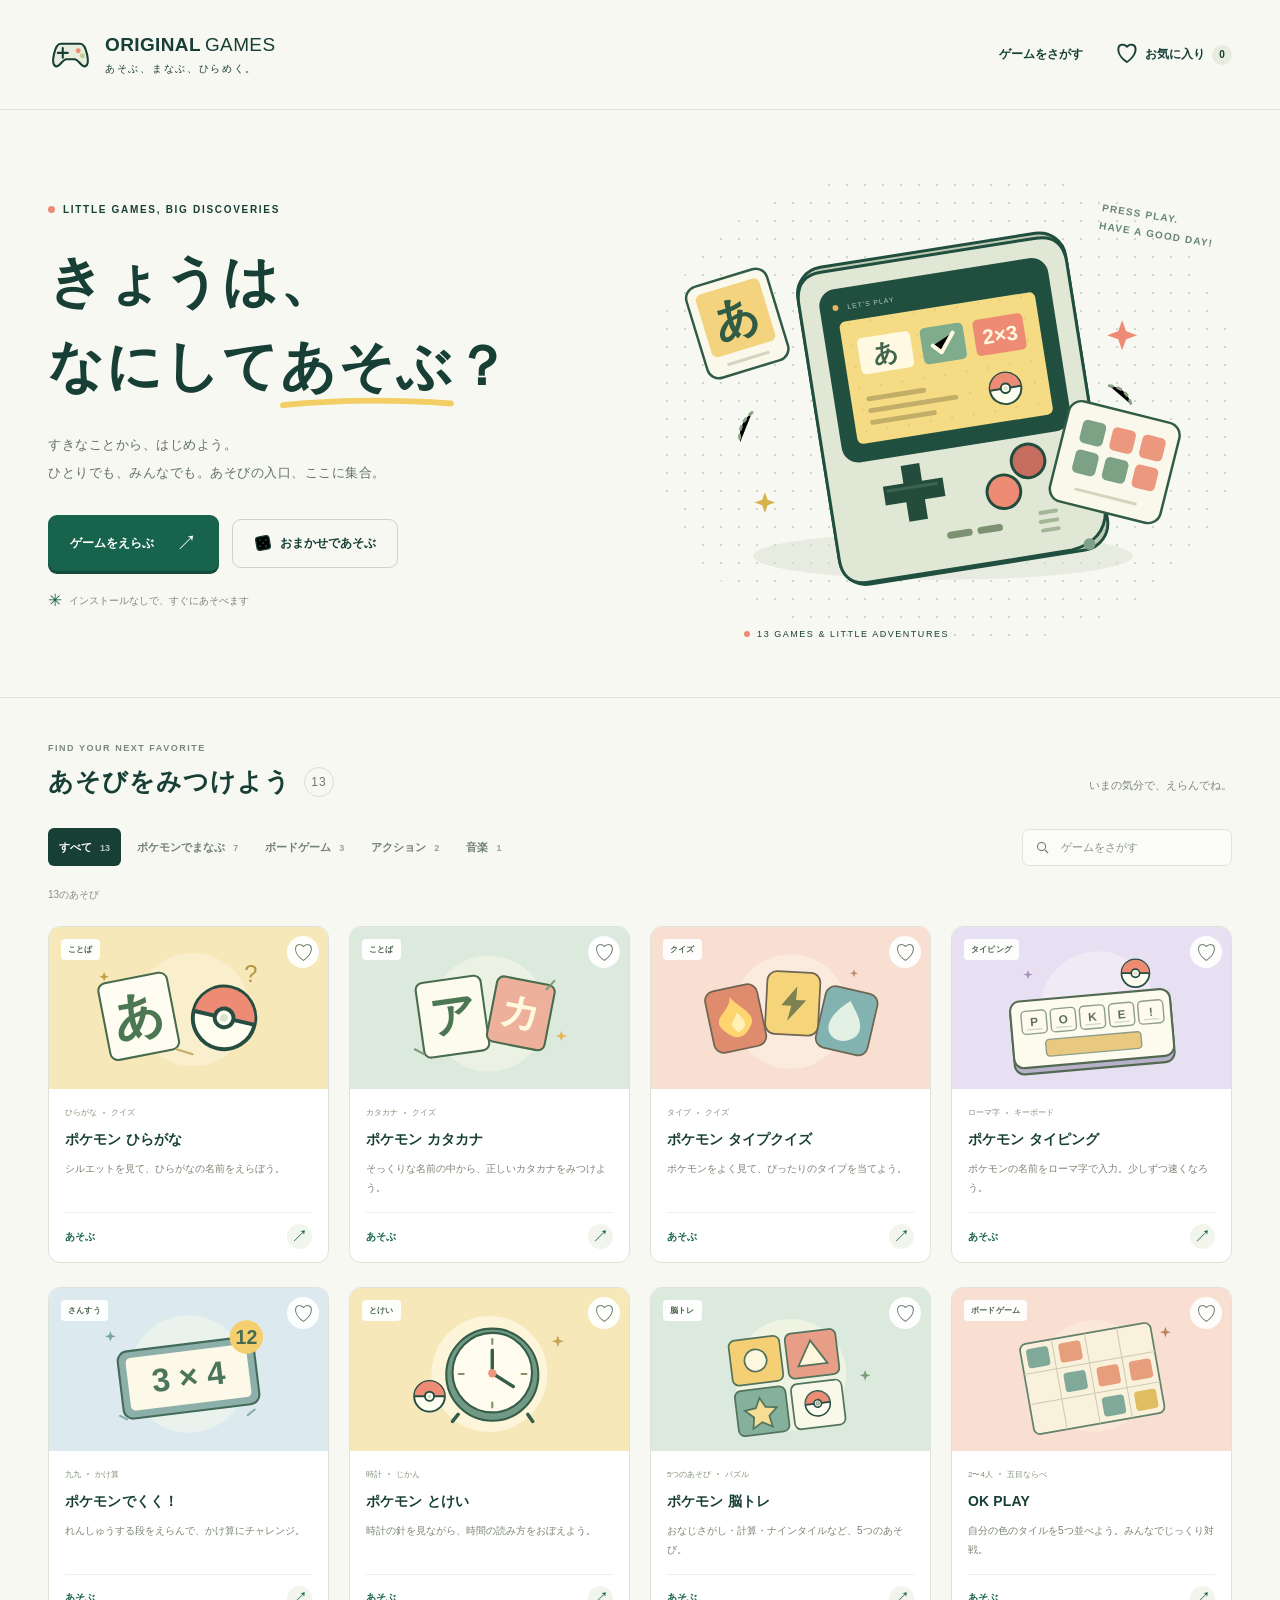
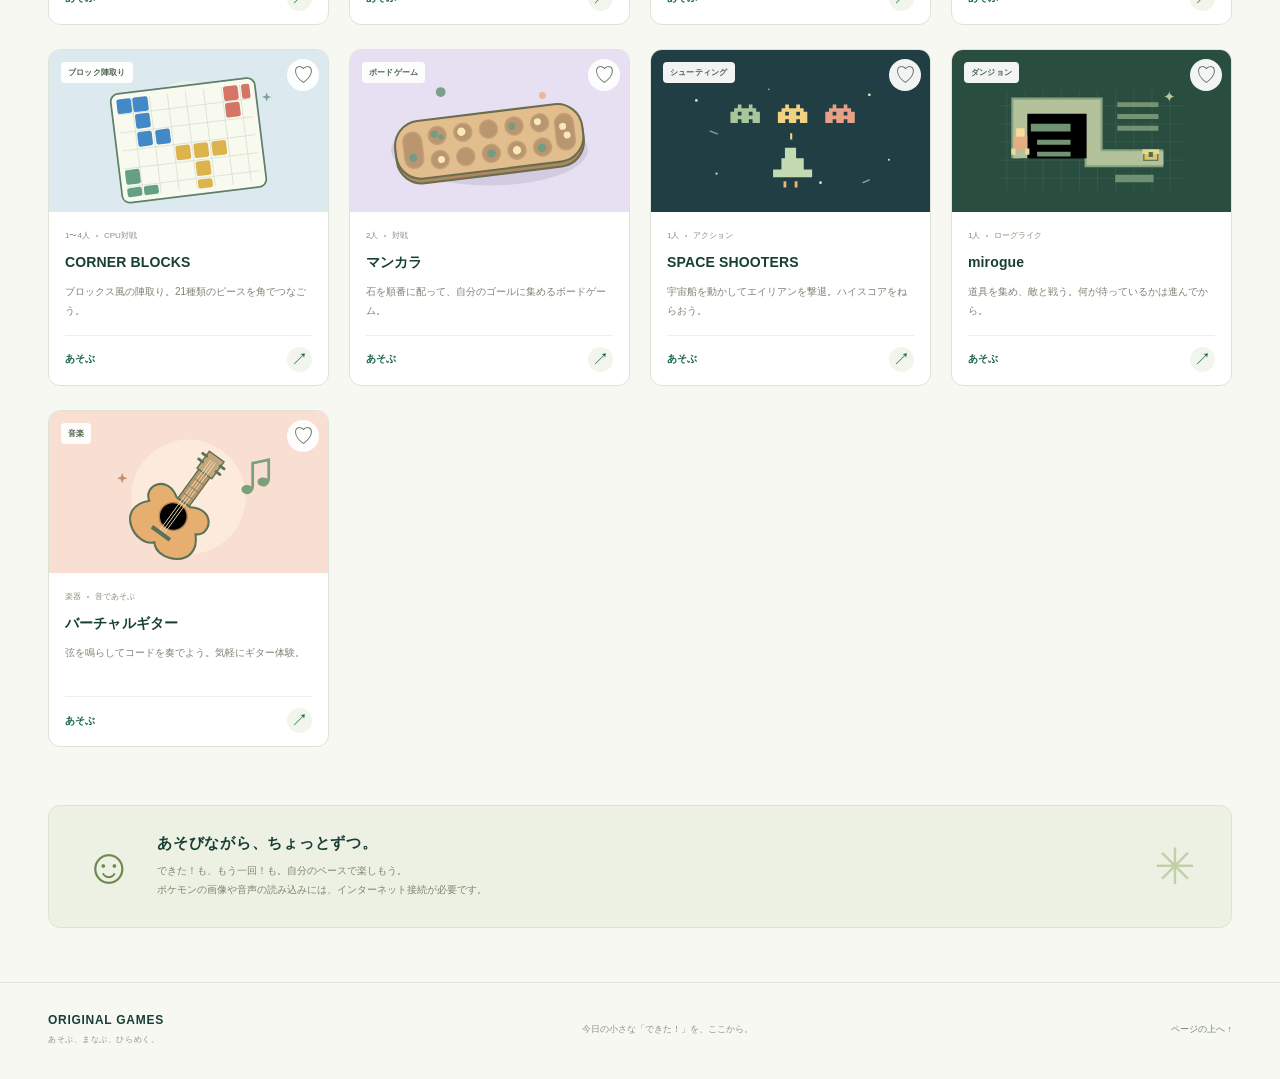
<file: index.html>
<!doctype html>
<html lang="ja">
<head>
  <meta charset="utf-8">
  <meta name="viewport" content="width=device-width, initial-scale=1">
  <meta name="theme-color" content="#f7f8f2">
  <meta name="description" content="ポケモンで学ぶクイズや九九、みんなで遊ぶボードゲーム、アクション、ギター。13のゲームとあそびが集まったオリジナルゲームのホームです。">
  <title>オリジナルゲーム | あそぶ、まなぶ、ひらめく。</title>
  <link rel="icon" href="assets/favicon.svg" type="image/svg+xml">
  <link rel="stylesheet" href="assets/home.css?v=20261025-2">
  <script src="assets/games.js?v=20261025-2" defer></script>
  <script src="assets/home.js?v=20261025-2" defer></script>
</head>
<body>
  <a class="skip-link" href="#games">ゲーム一覧へ</a>
  <header class="site-header">
    <a class="brand" href="index.html" aria-label="オリジナルゲーム ホーム">
      <svg class="brand-mark" aria-hidden="true"><use href="assets/illustrations.svg?v=20261025-2#controller"></use></svg>
      <span>ORIGINAL<span class="brand-light">GAMES</span><small>あそぶ、まなぶ、ひらめく。</small></span>
    </a>
    <nav class="header-nav" aria-label="メインメニュー">
      <a class="nav-all" href="#games">ゲームをさがす</a>
      <button type="button" class="favorites-link" id="show-favorites" aria-pressed="false"><span aria-hidden="true">♡</span> お気に入り <span class="favorite-count" id="favorite-count">0</span></button>
    </nav>
  </header>
  <main>
    <section class="hero" aria-labelledby="hero-title">
      <div class="hero-copy">
        <p class="eyebrow"><span></span> LITTLE GAMES, BIG DISCOVERIES</p>
        <h1 id="hero-title">きょうは、<br>なにして<span class="play-word">あそぶ<svg viewBox="0 0 300 18" aria-hidden="true"><path d="M5 12Q140 -2 295 9"/></svg></span>？</h1>
        <p class="hero-description">すきなことから、はじめよう。<br>ひとりでも、みんなでも。あそびの入口、ここに集合。</p>
        <div class="hero-actions"><a class="button button-primary" href="#games">ゲームをえらぶ <span aria-hidden="true">↗</span></a><button class="button button-random" type="button" id="random-game"><svg aria-hidden="true"><use href="assets/illustrations.svg?v=20261025-2#dice"></use></svg>おまかせであそぶ</button></div>
        <p class="hero-note"><span aria-hidden="true">✳</span> インストールなしで、すぐにあそべます</p>
      </div>
      <div class="hero-art" aria-hidden="true"><span class="art-stamp">PRESS PLAY.<br>HAVE A GOOD DAY!</span><svg class="console-art" viewBox="0 0 580 430"><use href="assets/illustrations.svg?v=20261025-2#hero"></use></svg><span class="art-caption"><i></i> 13 GAMES & LITTLE ADVENTURES</span></div>
    </section>
    <section class="recent-section" id="recent-section" hidden aria-labelledby="recent-title"><h2 id="recent-title">もういちどあそぶ</h2><div id="recent-games"></div></section>
    <section class="library" id="games" aria-labelledby="library-title">
      <div class="section-heading"><div><p class="eyebrow">FIND YOUR NEXT FAVORITE</p><h2 id="library-title">あそびをみつけよう<span class="total-count">13</span></h2></div><p class="section-note">いまの気分で、えらんでね。</p></div>
      <div class="library-tools">
        <div class="category-filters" role="group" aria-label="ゲームのカテゴリ">
          <button type="button" class="filter active" data-category="all" aria-pressed="true">すべて <span>13</span></button>
          <button type="button" class="filter" data-category="learn" aria-pressed="false">ポケモンでまなぶ <span>7</span></button>
          <button type="button" class="filter" data-category="board" aria-pressed="false">ボードゲーム <span>3</span></button>
          <button type="button" class="filter" data-category="action" aria-pressed="false">アクション <span>2</span></button>
          <button type="button" class="filter" data-category="music" aria-pressed="false">音楽 <span>1</span></button>
        </div>
        <label class="search-box"><svg viewBox="0 0 24 24" fill="none" stroke="currentColor" stroke-width="1.7" aria-hidden="true"><circle cx="10.5" cy="10.5" r="6.5"/><path d="m16 16 5 5"/></svg><input type="search" id="search" placeholder="ゲームをさがす" aria-label="ゲームを名前やキーワードで検索" autocomplete="off"></label>
      </div>
      <div class="results-meta"><p id="result-count" role="status" aria-live="polite">13のあそび</p><button type="button" id="clear-filters" hidden>しぼりこみを解除 <span aria-hidden="true">×</span></button></div>
      <div class="game-grid" id="game-grid"></div>
      <div class="empty-state" id="empty-state" hidden><span aria-hidden="true">⌕</span><h3 id="empty-title">あそびがみつかりませんでした</h3><p id="empty-description">ちがうことばで、もういちどさがしてみてね。</p><button type="button" class="button button-primary" id="reset-search">すべてのゲームを見る</button></div>
      <noscript><p>ゲームをえらんであそぼう。ホームの検索やお気に入りにはJavaScriptが必要です。</p><ul>
        <li><a href="Pokemon-hiragana.html">ポケモン ひらがな</a></li><li><a href="Pokemon-katakana.html">ポケモン カタカナ</a></li><li><a href="Pokemon-type-quiz.html">ポケモン タイプクイズ</a></li><li><a href="Pokemon-typing.html">ポケモン タイピング</a></li><li><a href="pokemon-kuku.html">ポケモンでくく！</a></li><li><a href="pokemon-clock.html">ポケモン とけい</a></li><li><a href="pokemon-brain-trainer.html">ポケモン 脳トレ</a></li><li><a href="gomoku.html">OK PLAY</a></li><li><a href="blokus.html">CORNER BLOCKS</a></li><li><a href="mancala.html">マンカラ</a></li><li><a href="space-shooter.html">SPACE SHOOTERS</a></li><li><a href="mirogue.html">mirogue</a></li><li><a href="virtual-guitar.html">バーチャルギター</a></li>
      </ul></noscript>
    </section>
    <aside class="play-note"><span class="note-icon" aria-hidden="true">☺</span><div><h2>あそびながら、ちょっとずつ。</h2><p>できた！も、もう一回！も。自分のペースで楽しもう。<br>ポケモンの画像や音声の読み込みには、インターネット接続が必要です。</p></div><span class="note-spark" aria-hidden="true">✳</span></aside>
  </main>
  <footer class="site-footer"><a class="footer-brand" href="index.html">ORIGINAL GAMES<span>あそぶ、まなぶ、ひらめく。</span></a><p>今日の小さな「できた！」を、ここから。</p><a href="#" class="back-top">ページの上へ ↑</a></footer>
</body>
</html>
</file>
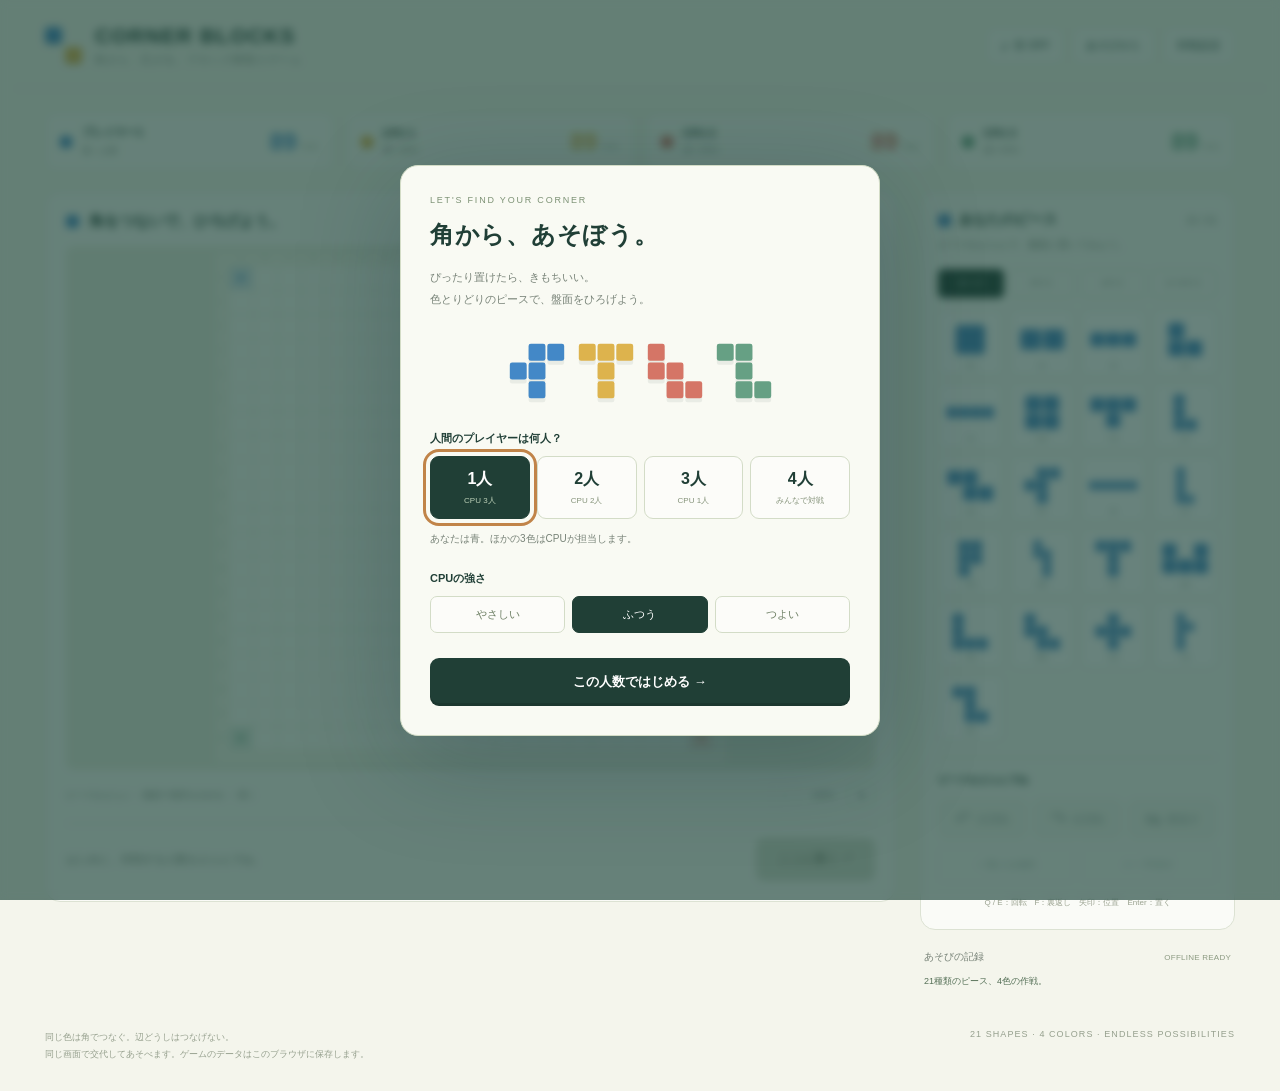
<file: blokus.html>
<!doctype html>
<html lang="ja">
<head>
<meta charset="utf-8">
<meta name="viewport" content="width=device-width, initial-scale=1">
<meta name="theme-color" content="#173f36">
<meta name="description" content="21種類のブロックを角でつなぐ陣取りゲーム。1〜4人、CPU対戦対応。HTML一つでオフラインでも遊べます。">
<title>CORNER BLOCKS — 角から、広がる。</title>
<link rel="icon" href="data:image/svg+xml,%3Csvg xmlns='http://www.w3.org/2000/svg' viewBox='0 0 64 64'%3E%3Crect x='5' y='5' width='25' height='25' rx='5' fill='%23488cce'/%3E%3Crect x='34' y='34' width='25' height='25' rx='5' fill='%23e2b752'/%3E%3C/svg%3E">
<style>
:root{--paper:#f4f5ec;--ink:#203f36;--muted:#778277;--line:#dce2d3;--blue:#4388c7;--yellow:#ddb34d;--red:#d57566;--green:#66a084;--active:var(--blue);font-family:"Hiragino Maru Gothic ProN","Hiragino Sans","Yu Gothic",Meiryo,sans-serif;color-scheme:light}
*{box-sizing:border-box}body{margin:0;background:var(--paper);color:var(--ink);-webkit-font-smoothing:antialiased}button,select{font:inherit}button{cursor:pointer}button:disabled{cursor:default}button:focus-visible,summary:focus-visible,canvas:focus-visible{outline:3px solid #c18449;outline-offset:4px}[hidden]{display:none!important}button{-webkit-tap-highlight-color:transparent}svg{display:block}header{max-width:1250px;margin:auto;padding:24px 30px 21px;display:flex;align-items:center;justify-content:space-between;gap:20px;border-bottom:1px solid var(--line)}.brand{display:flex;align-items:center;gap:13px}.brand-icon{position:relative;width:37px;height:37px;flex:none}.brand-icon:before,.brand-icon:after{content:"";position:absolute;width:17px;height:17px;border-radius:4px;background:var(--blue);top:0;left:0;box-shadow:inset 0 -3px 0 #0001}.brand-icon:after{top:20px;left:20px;background:var(--yellow)}h1{font:800 21px/1.1 Arial,sans-serif;letter-spacing:.055em;margin:0}.tagline{font-size:10px;color:var(--muted);letter-spacing:.15em;margin:6px 0 0}.header-actions{display:flex;gap:8px}.small-button{background:#fff8;border:1px solid var(--line);color:var(--ink);border-radius:8px;min-height:37px;padding:8px 13px;font-size:11px;display:inline-flex;align-items:center;justify-content:center;gap:6px}.small-button:hover:not(:disabled){background:#fff;border-color:#9eaf9b}.small-button:disabled{opacity:.35}.small-button .icon{font-size:16px;line-height:1}.scores{max-width:1250px;margin:23px auto 20px;padding:0 30px;display:grid;grid-template-columns:repeat(4,minmax(0,1fr));gap:12px}.score-card{--color:var(--blue);min-width:0;background:#ffffff85;border:1px solid var(--line);border-radius:10px;padding:12px 14px;display:flex;align-items:center;gap:10px;transition:background .2s,border-color .2s;position:relative}.score-card.active{border-color:var(--color);background:#fff;box-shadow:0 0 0 2px color-mix(in srgb,var(--color) 14%,transparent)}.score-card.blocked{opacity:.55}.color-dot{background:var(--color);height:12px;width:12px;flex:none;border-radius:4px;box-shadow:inset 0 -2px 0 #0001}.score-info{min-width:0;flex:1}.score-name{font-size:11px;font-weight:700;overflow:hidden;text-overflow:ellipsis;white-space:nowrap}.score-role{font-size:9px;color:var(--muted);margin-top:5px}.score-number{font:700 24px/1 Arial,sans-serif;color:var(--color);white-space:nowrap}.score-number small{font:9px sans-serif;color:var(--muted);margin-left:4px}.score-card.active:after{content:"";width:5px;height:5px;position:absolute;top:8px;right:8px;background:var(--color);border-radius:50%}.layout{max-width:1250px;padding:0 30px;margin:auto;display:grid;grid-template-columns:minmax(0,1fr) 315px;gap:24px;align-items:start}.board-panel{background:#fff9;border:1px solid var(--line);border-radius:15px;padding:20px;min-width:0}.turn-line{display:flex;align-items:center;gap:10px;margin-bottom:15px}.turn-dot{background:var(--active);height:13px;width:13px;border-radius:4px;flex:none}.turn-title{font-size:15px;font-weight:800;flex:1;min-width:0}.move-count{font:10px Arial,sans-serif;color:var(--muted);letter-spacing:.05em}.board-wrap{overflow:auto;overscroll-behavior:contain;background:#e9eddf;border-radius:8px;padding:7px;max-height:76vh}.board-sizing{width:100%;margin:auto;max-width:min(760px,max(340px,calc(100dvh - 390px)))}.board-sizing.zoomed{width:180%;max-width:none}canvas{display:block;width:100%;aspect-ratio:1;touch-action:none;cursor:crosshair;border-radius:3px}canvas:focus-visible{outline-offset:1px}.board-meta{display:flex;align-items:center;justify-content:space-between;gap:12px;margin:12px 0 0;font-size:9px;color:var(--muted)}.zoom-controls{display:flex;align-items:center;gap:4px}.zoom-controls button{background:transparent;border:1px solid var(--line);border-radius:5px;color:var(--ink);font-size:13px;min-width:28px;height:26px}.zoom-controls button:disabled{opacity:.3}.zoom-label{width:40px;text-align:center;font:9px Arial,sans-serif}.placement-bar{margin-top:15px;padding-top:14px;border-top:1px solid var(--line);display:flex;align-items:center;gap:12px}.placement-message{flex:1;min-width:0;font-size:11px;line-height:1.7;color:var(--muted)}.placement-message.good{color:#2e7d54}.placement-message.bad{color:#b35b4e}.confirm{border:0;background:var(--active);color:#fff;min-height:43px;border-radius:8px;padding:11px 22px;font-weight:700;font-size:12px;box-shadow:inset 0 -3px 0 #0002;white-space:nowrap}.confirm:hover:not(:disabled){filter:brightness(.95)}.confirm:disabled{background:#d8dfd1;color:#8e9988;box-shadow:none}.tray-panel{background:#fff9;border:1px solid var(--line);border-radius:15px;padding:19px 17px}.tray-heading{display:flex;align-items:center;gap:8px;margin-bottom:4px}.tray-heading h2{font-size:14px;margin:0;flex:1}.remaining{font-size:10px;font-weight:500;color:var(--muted)}.tray-description{font-size:10px;color:var(--muted);line-height:1.8;margin:7px 0 15px}.piece-filters{display:flex;gap:5px;margin-bottom:12px}.piece-filters button{flex:1;border:1px solid var(--line);background:transparent;font-size:9px;color:var(--muted);padding:7px 2px;border-radius:5px}.piece-filters button[aria-pressed=true]{background:var(--ink);border-color:var(--ink);color:white}.piece-grid{display:grid;grid-template-columns:repeat(4,minmax(0,1fr));gap:7px;align-content:start;min-height:90px}.piece-button{position:relative;min-width:0;height:66px;padding:9px 6px 16px;border:1px solid #e0e5d8;border-radius:7px;background:#fff;display:flex;justify-content:center;align-items:center;color:var(--active);transition:border-color .15s,background .15s}.piece-button svg{width:100%;height:100%;max-width:52px;max-height:42px;overflow:visible}.piece-button:hover:not(:disabled){border-color:var(--active);background:#f4f7ee}.piece-button[aria-pressed=true]{border:2px solid var(--active);background:color-mix(in srgb,var(--active) 8%,white);padding:8px 5px 15px}.piece-button.used{opacity:.17;background:#f0f2e9}.piece-button small{position:absolute;bottom:5px;left:0;right:0;font:8px Arial,sans-serif;color:#7b8b78}.piece-button.used:after{content:"✓";position:absolute;right:5px;top:2px;font-size:9px;color:var(--ink)}.piece-controls{margin-top:16px;border-top:1px solid var(--line);padding-top:15px}.selected-line{display:flex;justify-content:space-between;font-size:10px;min-height:16px;margin-bottom:10px}.selected-name{font-weight:700}.selected-size{color:var(--muted)}.transform-buttons{display:grid;grid-template-columns:repeat(3,1fr);gap:6px}.transform-buttons button{background:#edf1e5;border:1px solid #d9e1ce;border-radius:7px;min-height:40px;color:var(--ink);font-size:11px;display:flex;align-items:center;justify-content:center;gap:5px}.transform-buttons button:disabled{opacity:.4}.transform-buttons span{font-size:20px}.secondary-controls{display:flex;gap:7px;margin-top:8px}.secondary-controls button{flex:1;min-height:36px;border:1px solid var(--line);border-radius:6px;font-size:10px;background:transparent;color:var(--ink)}.secondary-controls button:disabled{opacity:.35}.keyboard-note{font-size:8px;color:#99a18f;line-height:1.9;margin:12px 0 0;text-align:center}.history-panel{padding:20px 4px}.history-heading{display:flex;align-items:center;justify-content:space-between}.history-heading h2{font-size:10px;color:var(--muted);font-weight:500;margin:0}.save-state{font-size:8px;letter-spacing:.03em;color:#8c9a82}.game-log{list-style:none;padding:0;margin:10px 0 0;display:grid;gap:7px}.game-log li{font-size:9px;color:#88917f;line-height:1.6}.game-log li:first-child{color:#557057}.bottom-note{max-width:1250px;margin:20px auto 28px;padding:0 30px;font-size:9px;line-height:1.9;color:#96a08e;display:flex;justify-content:space-between;gap:20px}.bottom-note span:last-child{font:9px Arial,sans-serif;letter-spacing:.12em;white-space:nowrap}dialog{border:1px solid #d3dcc6;border-radius:18px;padding:29px;background:#f9faf3;color:var(--ink);box-shadow:0 25px 100px #102d3640;width:min(480px,calc(100% - 32px));max-height:90dvh;overflow:auto}dialog::backdrop{background:#173f36a6;backdrop-filter:blur(4px)}.dialog-eyebrow{font:9px Arial,sans-serif;letter-spacing:.2em;color:#7d9275;margin:0 0 12px}.dialog-title{font-size:24px;line-height:1.5;margin:0 0 13px;letter-spacing:.03em}.dialog-description{font-size:11px;color:var(--muted);line-height:2;margin:0 0 23px}.setup-illustration{display:flex;justify-content:center;gap:9px;align-items:center;margin:7px 0 22px;height:76px}.setup-illustration svg{width:60px;height:60px;filter:drop-shadow(0 4px 0 #173f3612)}.setup-label{display:block;font-size:11px;font-weight:700;margin-bottom:10px}.player-choices,.difficulty-choices{display:grid;grid-template-columns:repeat(4,1fr);gap:7px}.player-choices button{border:1px solid #d3dcc7;background:#fff8;color:var(--ink);padding:12px 5px;border-radius:9px;font-weight:700;font-size:16px}.player-choices small{display:block;font-size:8px;font-weight:400;color:#849279;margin-top:5px}.player-choices button[aria-pressed=true],.difficulty-choices button[aria-pressed=true]{border-color:var(--ink);background:var(--ink);color:white}.player-choices button[aria-pressed=true] small{color:#bed2b9}.setup-note{font-size:10px;color:var(--muted);margin:11px 0 23px;line-height:1.8}.difficulty-choices{grid-template-columns:repeat(3,1fr);margin-bottom:25px}.difficulty-choices button{border:1px solid #d3dcc7;border-radius:7px;background:#fff8;color:#6d7f64;padding:10px 5px;font-size:11px}.dialog-main-button{width:100%;background:var(--ink);border:0;color:#fff;border-radius:9px;min-height:48px;font-size:13px;font-weight:700;box-shadow:inset 0 -3px 0 #0002}.dialog-link-button{display:block;border:0;background:transparent;font-size:11px;padding:12px;color:var(--ink);margin:10px auto 0}.resume-button{width:100%;border:1px solid #bcccb0;border-radius:8px;background:#edf3e4;color:var(--ink);font-size:12px;min-height:43px;margin-bottom:12px}.dialog-close{position:absolute;top:17px;right:17px;min-width:30px;height:30px;background:transparent;border:0;color:#7c8b71;font-size:23px}.rules-list{padding-left:22px;font-size:12px;line-height:2.1}.rules-list li{margin-bottom:11px}.rules-list strong{color:#235a42}.rule-tip{font-size:10px;line-height:1.9;background:#ecf0e2;padding:13px;border-radius:8px;color:#6c7b60}.piece-guide{margin-top:24px;border-top:1px solid var(--line);padding-top:19px}.piece-guide h3{font-size:13px;margin:0 0 6px}.piece-guide p{font-size:10px;color:var(--muted);line-height:1.8}.guide-grid{display:grid;grid-template-columns:repeat(6,1fr);gap:7px;margin:13px 0 20px}.guide-piece{background:white;border:1px solid var(--line);border-radius:6px;padding:7px 4px;color:var(--blue);min-width:0;height:63px;display:flex;align-items:center;justify-content:center;flex-direction:column;gap:6px}.guide-piece svg{height:35px;max-width:42px;width:100%;overflow:visible}.guide-piece small{font:8px Arial,sans-serif;color:var(--muted)}.result-trophy{font-size:42px;margin:3px 0 15px}.results-list{padding:0;list-style:none;margin:23px 0;display:grid;gap:9px}.result-row{display:flex;align-items:center;gap:12px;background:white;border:1px solid var(--line);border-radius:9px;padding:12px}.result-rank{font:700 16px Arial,sans-serif;color:#8da07a;width:24px}.result-name{flex:1;min-width:0;font-size:12px;font-weight:700}.result-name small{display:block;font-size:9px;font-weight:400;color:var(--muted);margin-top:4px}.result-score{font:700 23px Arial,sans-serif}.result-score small{font:9px sans-serif;margin-left:4px;color:var(--muted)}.toast{position:fixed;bottom:24px;left:50%;transform:translateX(-50%);background:#203f36ed;color:#fff;padding:12px 22px;border-radius:9px;font-size:11px;line-height:1.8;max-width:90vw;z-index:20;box-shadow:0 6px 25px #203f3630}.visually-hidden{position:absolute;width:1px;height:1px;margin:-1px;clip:rect(0,0,0,0);overflow:hidden;white-space:nowrap}.thinking .turn-dot{animation:breathe 1s ease-in-out infinite}@keyframes breathe{50%{opacity:.35}}
@media(min-width:1500px){.layout{grid-template-columns:minmax(0,1fr) 335px}.board-panel{padding:24px}.piece-button{height:73px}}
@media(max-width:1000px){.layout{grid-template-columns:minmax(0,1fr) 270px;gap:17px;padding:0 20px}header{padding:20px}.scores{padding:0 20px;gap:9px}.score-card{padding:11px 10px;gap:7px}.score-number{font-size:20px}.board-panel{padding:15px}.tray-panel{padding:16px 12px}.piece-button{height:59px}.piece-grid{gap:5px}.keyboard-note{font-size:7px}.bottom-note{padding:0 20px}}
@media(max-width:760px){header{padding:18px 18px 16px;gap:12px}h1{font-size:17px}.tagline{font-size:8px}.brand{gap:9px}.brand-icon{transform:scale(.82);transform-origin:left center;width:31px}.header-actions{gap:5px}.header-actions .small-button{padding:7px 9px;font-size:10px;min-height:33px}.sound-label{display:none}.scores{padding:0 16px;margin:16px auto;gap:6px}.score-card{padding:10px 7px;display:block}.score-card .color-dot{width:7px;height:7px;float:left;margin:2px 5px 0 0}.score-name{font-size:9px}.score-role{font-size:8px;margin-top:5px}.score-number{font-size:20px;margin-top:7px}.score-number small{font-size:8px}.layout{grid-template-columns:1fr;padding:0 16px;gap:16px}.board-panel{padding:13px;border-radius:12px}.turn-line{margin-bottom:12px}.turn-title{font-size:12px}.move-count{font-size:8px}.board-wrap{padding:5px;max-height:77dvh}.board-sizing{max-width:none}.board-meta{font-size:8px;gap:7px}.placement-bar{gap:10px;margin-top:12px;padding-top:12px}.placement-message{font-size:10px}.confirm{font-size:11px;padding:10px 17px;min-height:42px}.tray-panel{padding:17px 14px}.tray-description{font-size:10px;margin-bottom:12px}.piece-grid{grid-template-columns:repeat(7,minmax(0,1fr));gap:6px}.piece-button{height:56px;padding:6px 4px 15px}.piece-button[aria-pressed=true]{padding:5px 3px 14px}.piece-button small{font-size:7px;bottom:4px}.piece-button svg{max-height:32px}.piece-controls{position:static;background:#f9faf4f5;padding:12px;border:1px solid var(--line);border-radius:9px;margin:14px 0 0;box-shadow:0 3px 20px #173f3610}.selected-line{margin-bottom:8px}.transform-buttons button{min-height:38px}.secondary-controls button{min-height:33px}.keyboard-note{display:none}.history-panel{padding:19px 5px 0}.game-log{display:grid;grid-template-columns:1fr 1fr;gap:8px}.game-log li{font-size:8px}.bottom-note{padding:0 18px;margin:20px 0;display:block;font-size:8px}.bottom-note span:last-child{display:block;margin-top:8px;font-size:8px}.piece-filters button{font-size:10px}.guide-grid{grid-template-columns:repeat(5,1fr)}}
@media(max-width:390px){h1{font-size:15px}.tagline{font-size:7px;letter-spacing:.07em}.header-actions .small-button{font-size:9px;padding:7px}.header-actions .sound-button{display:none}.scores{padding:0 12px;gap:5px}.layout{padding:0 12px}.score-card{padding:9px 6px}.score-name{font-size:8px}.score-role{font-size:7px}.score-number{font-size:18px}.piece-grid{grid-template-columns:repeat(6,minmax(0,1fr))}.board-panel{padding:10px}.placement-message{font-size:9px}.confirm{padding:10px 13px}.board-meta>span{font-size:7px}.dialog-title{font-size:22px}dialog{padding:24px}.guide-grid{grid-template-columns:repeat(5,1fr)}}
@media(prefers-reduced-motion:reduce){*,*:before,*:after{animation:none!important;transition:none!important}}
</style>
</head>
<body>
<header>
  <div class="brand"><span class="brand-icon" aria-hidden="true"></span><div><h1>CORNER BLOCKS</h1><p class="tagline">角から、広がる。ブロック陣取りゲーム</p></div></div>
  <div class="header-actions"><button type="button" class="small-button sound-button" id="sound" aria-pressed="false" aria-label="効果音をオンにする"><span class="icon" aria-hidden="true">♪</span><span class="sound-label">音 OFF</span></button><button type="button" class="small-button" id="rules-open">あそびかた</button><button type="button" class="small-button" id="setup-open">対戦設定</button></div>
</header>
<section class="scores" id="scores" aria-label="4色の残りマス数"></section>
<main class="layout">
  <section class="board-panel" aria-label="ゲーム盤">
    <div class="turn-line" id="turn-line"><span class="turn-dot" aria-hidden="true"></span><div class="turn-title" id="turn-title">角をつないで、ひろげよう。</div><span class="move-count" id="move-count">20 × 20 BOARD</span></div>
    <div class="board-wrap" id="board-wrap"><div class="board-sizing" id="board-sizing"><canvas id="board" width="800" height="800" tabindex="0" aria-label="20行20列のゲーム盤。ピースを選び、盤面をタップして場所を確認してから、ここに置くボタンで確定します。"></canvas></div></div>
    <div class="board-meta"><span id="board-hint">ピースをえらぶ → 盤面で場所をきめる → 置く</span><div class="zoom-controls"><button type="button" id="zoom-out" aria-label="盤面を縮小する" disabled>−</button><span class="zoom-label" id="zoom-label">100%</span><button type="button" id="zoom-in" aria-label="盤面を拡大する">＋</button></div></div>
    <div class="placement-bar"><div class="placement-message" id="placement-message" role="status" aria-live="polite">はじめに、対戦する人数をえらんでね。</div><button type="button" class="confirm" id="place" disabled>ここに置く ↗</button></div>
  </section>
  <aside>
    <section class="tray-panel" aria-labelledby="tray-title">
      <div class="tray-heading"><span class="turn-dot" aria-hidden="true"></span><h2 id="tray-title">あなたのピース</h2><span class="remaining" id="remaining">21 / 21</span></div>
      <p class="tray-description" id="tray-description">1マスから5マスまで、かたちは全部で21種類。</p>
      <div class="piece-filters" role="group" aria-label="ピースを大きさで絞り込む"><button type="button" data-size="all" aria-pressed="true">すべて</button><button type="button" data-size="5" aria-pressed="false">5マス</button><button type="button" data-size="4" aria-pressed="false">4マス</button><button type="button" data-size="small" aria-pressed="false">1〜3マス</button></div>
      <div class="piece-grid" id="pieces" role="group" aria-label="ピース一覧"></div>
      <div class="piece-controls"><div class="selected-line"><span class="selected-name" id="selected-name">ピースをえらんでね</span><span class="selected-size" id="selected-size"></span></div><div class="transform-buttons"><button type="button" id="rotate-left" disabled><span aria-hidden="true">↶</span>左回転</button><button type="button" id="rotate-right" disabled><span aria-hidden="true">↷</span>右回転</button><button type="button" id="flip" disabled><span aria-hidden="true">⇋</span>裏返す</button></div><div class="secondary-controls"><button type="button" id="hint" disabled>✧ 置ける場所</button><button type="button" id="undo" disabled>↩ 一手戻す</button></div><p class="keyboard-note">Q / E：回転　F：裏返し　矢印：位置　Enter：置く</p></div>
    </section>
    <section class="history-panel" aria-label="対戦の記録"><div class="history-heading"><h2>あそびの記録</h2><span class="save-state" id="save-state">OFFLINE READY</span></div><ol class="game-log" id="game-log"><li>21種類のピース、4色の作戦。</li></ol></section>
  </aside>
</main>
<footer class="bottom-note"><span>同じ色は角でつなぐ。辺どうしはつなげない。<br>同じ画面で交代してあそべます。ゲームのデータはこのブラウザに保存します。</span><span>21 SHAPES · 4 COLORS · ENDLESS POSSIBILITIES</span></footer>
<dialog id="setup-dialog" aria-labelledby="setup-title"><p class="dialog-eyebrow">LET'S FIND YOUR CORNER</p><h2 class="dialog-title" id="setup-title">角から、あそぼう。</h2><p class="dialog-description">ぴったり置けたら、きもちいい。<br>色とりどりのピースで、盤面をひろげよう。</p><div class="setup-illustration" id="setup-art" aria-hidden="true"></div><button type="button" class="resume-button" id="resume" hidden>保存した対戦のつづきから ↗</button><span class="setup-label">人間のプレイヤーは何人？</span><div class="player-choices" role="group" aria-label="人間のプレイヤー数"><button type="button" data-humans="1" aria-pressed="true">1人<small>CPU 3人</small></button><button type="button" data-humans="2" aria-pressed="false">2人<small>CPU 2人</small></button><button type="button" data-humans="3" aria-pressed="false">3人<small>CPU 1人</small></button><button type="button" data-humans="4" aria-pressed="false">4人<small>みんなで対戦</small></button></div><p class="setup-note" id="setup-note">あなたは青。ほかの3色はCPUが担当します。</p><div id="difficulty-section"><span class="setup-label">CPUの強さ</span><div class="difficulty-choices" role="group" aria-label="CPUの強さ"><button type="button" data-difficulty="easy" aria-pressed="false">やさしい</button><button type="button" data-difficulty="normal" aria-pressed="true">ふつう</button><button type="button" data-difficulty="hard" aria-pressed="false">つよい</button></div></div><button type="button" class="dialog-main-button" id="start">この人数ではじめる →</button><button type="button" class="dialog-link-button" id="setup-cancel" hidden>いまの対戦にもどる</button></dialog>
<dialog id="rules-dialog" aria-labelledby="rules-title"><button type="button" class="dialog-close" id="rules-close" aria-label="あそびかたを閉じる">×</button><p class="dialog-eyebrow">SMALL RULES, BIG IDEAS</p><h2 class="dialog-title" id="rules-title">角だけ、つなごう。</h2><ol class="rules-list"><li>最初のピースは、<strong>自分の色の隅</strong>をかならず覆うように置きます。</li><li>2個目からは、盤面にある<strong>同じ色のピースの角</strong>につなぎます。同じ色の辺どうしは接してはいけません。</li><li>ほかの色とは、辺で接してもOK。重ねたり、盤面からはみ出したりするのはNGです。</li><li>ピースをえらんで、回転・裏返し。盤面をタップして、<strong>「ここに置く」</strong>で確定します。</li><li>置けるピースがなくなった色は自動でパス。全色が置けなくなると終了です。</li></ol><p class="rule-tip">残った1マスにつき −1点。全部置けたら ＋15点、最後が1マスのピースならさらに ＋5点。点数がいちばん高い人の勝ち！<br><br>このゲームは4色対戦です。人間は1〜4人で、空いている席をCPUが担当します。2人用の「1人2色」ルールは使いません。</p><section class="piece-guide"><h3>21種類、ぜんぶちがうかたち。</h3><p>1マス×1種 / 2マス×1種 / 3マス×2種 / 4マス×5種 / 5マス×12種。1色あたり合計89マスです。</p><div class="guide-grid" id="guide-grid"></div></section><button type="button" class="dialog-main-button" id="rules-done">わかった、あそぼう →</button></dialog>
<dialog id="result-dialog" aria-labelledby="result-title"><p class="dialog-eyebrow">THAT WAS A GOOD GAME</p><div class="result-trophy" aria-hidden="true">✦</div><h2 class="dialog-title" id="result-title">対戦終了！</h2><p class="dialog-description" id="result-description"></p><ol class="results-list" id="results-list"></ol><button type="button" class="dialog-main-button" id="play-again">もう一度あそぶ →</button><button type="button" class="dialog-link-button" id="result-close">盤面を見る</button></dialog>
<div class="toast" id="toast" role="status" hidden></div>
<p class="visually-hidden" id="announcer" aria-live="polite"></p>
<script id="rules-engine">
/* Pure game engine. No network, DOM, or external dependencies. */
const BlockEngine = (() => {
  'use strict';
  const N = 20;
  const definitions = [
    ['O1',[[0,0]]], ['I2',[[0,0],[1,0]]],
    ['I3',[[0,0],[1,0],[2,0]]], ['V3',[[0,0],[0,1],[1,1]]],
    ['I4',[[0,0],[1,0],[2,0],[3,0]]], ['O4',[[0,0],[1,0],[0,1],[1,1]]],
    ['T4',[[0,0],[1,0],[2,0],[1,1]]], ['L4',[[0,0],[0,1],[0,2],[1,2]]],
    ['Z4',[[0,0],[1,0],[1,1],[2,1]]],
    ['F5',[[1,0],[2,0],[0,1],[1,1],[1,2]]], ['I5',[[0,0],[1,0],[2,0],[3,0],[4,0]]],
    ['L5',[[0,0],[0,1],[0,2],[0,3],[1,3]]], ['P5',[[0,0],[1,0],[0,1],[1,1],[0,2]]],
    ['N5',[[0,0],[0,1],[1,1],[1,2],[1,3]]], ['T5',[[0,0],[1,0],[2,0],[1,1],[1,2]]],
    ['U5',[[0,0],[2,0],[0,1],[1,1],[2,1]]], ['V5',[[0,0],[0,1],[0,2],[1,2],[2,2]]],
    ['W5',[[0,0],[0,1],[1,1],[1,2],[2,2]]], ['X5',[[1,0],[0,1],[1,1],[2,1],[1,2]]],
    ['Y5',[[0,0],[0,1],[0,2],[0,3],[1,1]]], ['Z5',[[0,0],[1,0],[1,1],[1,2],[2,2]]]
  ];
  const EDGES = [[1,0],[-1,0],[0,1],[0,-1]];
  const DIAGONALS = [[1,1],[-1,1],[1,-1],[-1,-1]];
  const CORNERS = [[0,0],[19,0],[19,19],[0,19]];
  const COLORS = ['#4388c7','#ddb34d','#d57566','#66a084'];
  const COLOR_NAMES = ['青','黄','赤','緑'];
  const normalize = cells => {
    const minX = Math.min(...cells.map(cell=>cell[0])), minY = Math.min(...cells.map(cell=>cell[1]));
    return cells.map(([x,y])=>[x-minX,y-minY]).sort((a,b)=>a[1]-b[1]||a[0]-b[0]);
  };
  const key = cells => normalize(cells).map(cell=>cell.join(',')).join(';');
  function transform(cells, rotation=0, flipped=false) {
    let next = cells.map(([x,y])=>[flipped ? -x : x,y]);
    for(let turn=0;turn<((rotation%4)+4)%4;turn++) next=next.map(([x,y])=>[-y,x]);
    return normalize(next);
  }
  const PIECES = definitions.map(([name,cells],id)=>({id,name,cells:normalize(cells),size:cells.length}));
  const ORIENTATIONS = PIECES.map(piece=>{
    const seen = new Set(), variants=[];
    for(const flip of [false,true]) for(let rotation=0;rotation<4;rotation++) {
      const cells=transform(piece.cells,rotation,flip), signature=key(cells);
      if(!seen.has(signature)){seen.add(signature);variants.push(cells);}
    }
    return variants;
  });
  const inside=(x,y)=>x>=0&&x<N&&y>=0&&y<N;
  const clone=state=>JSON.parse(JSON.stringify(state));
  function create(humanCount=1,difficulty='normal') {
    const humanSeats = humanCount===2 ? [0,2] : Array.from({length:humanCount},(_,i)=>i);
    let human=0,cpu=0;
    return {version:1,humanCount,difficulty,board:Array(N*N).fill(0),turn:0,moveCount:0,ended:false,lastMove:null,log:[],players:COLORS.map((color,id)=>({color,name:humanSeats.includes(id)?`プレイヤー${++human}`:`CPU ${++cpu}`,kind:humanSeats.includes(id)?'human':'cpu',remaining:Array(21).fill(true),placed:0,lastPiece:null,blocked:false}))};
  }
  function legal(state,player,cells,x,y) {
    if(!Number.isInteger(x)||!Number.isInteger(y)) return '盤面で置く場所をえらんでね。';
    let cornerTouch=false, coversStart=false;
    for(const [dx,dy] of cells){
      const bx=x+dx,by=y+dy;
      if(!inside(bx,by)) return 'ピースが盤面からはみ出しています。';
      if(state.board[by*N+bx]) return 'ほかのピースと重なっています。';
      if(bx===CORNERS[player][0]&&by===CORNERS[player][1]) coversStart=true;
      for(const [ex,ey] of EDGES) if(inside(bx+ex,by+ey)&&state.board[(by+ey)*N+bx+ex]===player+1) return '同じ色の辺どうしは、くっつけられません。';
      for(const [cx,cy] of DIAGONALS) if(inside(bx+cx,by+cy)&&state.board[(by+cy)*N+bx+cx]===player+1) cornerTouch=true;
    }
    if(state.players[player].placed===0) return coversStart ? '' : `最初は${COLOR_NAMES[player]}の隅を覆うように置いてね。`;
    return cornerTouch ? '' : '同じ色のピースの角につないでね。';
  }
  function frontier(state,player) {
    if(!state.players[player].placed) return [CORNERS[player]];
    const found=new Set();
    for(let index=0;index<N*N;index++) if(state.board[index]===player+1){
      const x=index%N,y=Math.floor(index/N);
      for(const [dx,dy] of DIAGONALS){
        const nx=x+dx,ny=y+dy;
        if(!inside(nx,ny)||state.board[ny*N+nx]) continue;
        if(EDGES.some(([ex,ey])=>inside(nx+ex,ny+ey)&&state.board[(ny+ey)*N+nx+ex]===player+1)) continue;
        found.add(ny*N+nx);
      }
    }
    return [...found].map(index=>[index%N,Math.floor(index/N)]);
  }
  function eachMove(state,player,visit,onlyPiece=null) {
    const anchors=frontier(state,player);
    const pieces=PIECES.filter(piece=>state.players[player].remaining[piece.id]&&(onlyPiece===null||onlyPiece===piece.id)).sort((a,b)=>b.size-a.size);
    for(const piece of pieces){
      const seen=new Set();
      for(let orientation=0;orientation<ORIENTATIONS[piece.id].length;orientation++){
        const cells=ORIENTATIONS[piece.id][orientation];
        for(const [fx,fy] of anchors) for(const [cx,cy] of cells){
          const x=fx-cx,y=fy-cy,signature=`${orientation}/${x}/${y}`;
          if(seen.has(signature)) continue;
          seen.add(signature);
          if(!legal(state,player,cells,x,y)&&visit({piece:piece.id,orientation,x,y})===false) return;
        }
      }
    }
  }
  function findMove(state,player,onlyPiece=null) {
    let found=null;
    eachMove(state,player,move=>{found=move;return false;},onlyPiece);
    return found;
  }
  function remainingSquares(player) { return PIECES.reduce((sum,piece)=>sum+(player.remaining[piece.id]?piece.size:0),0); }
  function score(player) { return remainingSquares(player) ? -remainingSquares(player) : 15+(player.lastPiece===0?5:0); }
  function apply(state,move) {
    const player=state.players[state.turn];
    if(state.ended||!Number.isInteger(move.piece)||!player.remaining[move.piece]) return 'そのピースは使えません。';
    const cells=ORIENTATIONS[move.piece]?.[move.orientation];
    if(!cells) return 'ピースの向きを確認してね。';
    const error=legal(state,state.turn,cells,move.x,move.y);
    if(error) return error;
    for(const [dx,dy] of cells) state.board[(move.y+dy)*N+move.x+dx]=state.turn+1;
    player.remaining[move.piece]=false;player.placed++;player.lastPiece=move.piece;
    state.lastMove={...move,player:state.turn};state.moveCount++;
    state.log.unshift(`${COLOR_NAMES[state.turn]} · ${player.name} が ${PIECES[move.piece].name} を置きました`);
    state.log=state.log.slice(0,8);
    state.turn=(state.turn+1)%4;
    return '';
  }
  function advance(state) {
    for(let checked=0;checked<4;checked++){
      const player=state.players[state.turn];
      if(!player.blocked && findMove(state,state.turn)) return;
      if(!player.blocked){player.blocked=true;state.log.unshift(`${COLOR_NAMES[state.turn]} · ${player.name} は置けるピースがなくなりました`);state.log=state.log.slice(0,8);}
      state.turn=(state.turn+1)%4;
    }
    state.ended=true;
  }
  function moveValue(state,player,move) {
    const cells=ORIENTATIONS[move.piece][move.orientation];
    const placed=new Set(cells.map(([x,y])=>(y+move.y)*N+x+move.x));
    const newCorners=new Set();
    let central=0, contact=0;
    for(const [x,y] of cells){
      const bx=x+move.x,by=y+move.y;
      central+=19-Math.abs(bx-9.5)-Math.abs(by-9.5);
      for(const [dx,dy] of DIAGONALS){
        const nx=bx+dx,ny=by+dy,index=ny*N+nx;
        if(!inside(nx,ny)||state.board[index]||placed.has(index)) continue;
        if(!EDGES.some(([ex,ey])=>inside(nx+ex,ny+ey)&&(state.board[(ny+ey)*N+nx+ex]===player+1||placed.has((ny+ey)*N+nx+ex)))) newCorners.add(index);
      }
      for(const [dx,dy] of EDGES){const nx=bx+dx,ny=by+dy;if(inside(nx,ny)&&state.board[ny*N+nx]&&state.board[ny*N+nx]!==player+1)contact++;}
    }
    return cells.length*16+central/cells.length*.55+newCorners.size*2.2+contact*.2;
  }
  function chooseAI(state,player,difficulty='normal',random=Math.random) {
    let count=0,randomMove=null;
    const best=[];
    eachMove(state,player,move=>{
      if(difficulty==='easy'){if(random()<1/++count)randomMove=move;return;}
      const value=moveValue(state,player,move)+random()*.3;
      if(best.length<10||value>best[best.length-1].value){best.push({move,value});best.sort((a,b)=>b.value-a.value);best.length=Math.min(best.length,10);}
    });
    if(difficulty==='easy')return randomMove;
    if(!best.length)return null;
    if(difficulty==='hard'){
      const before=Array.from({length:4},(_,p)=>frontier(state,p).length);
      for(const candidate of best){
        const next=clone(state);next.turn=player;apply(next,candidate.move);
        candidate.value+=(frontier(next,player).length-before[player])*1.4;
        for(let other=0;other<4;other++)if(other!==player)candidate.value+=(before[other]-frontier(next,other).length)*1.2;
      }
      best.sort((a,b)=>b.value-a.value);
      return best[0].move;
    }
    const near=best.filter(item=>item.value>=best[0].value-3);
    return near[Math.floor(random()*near.length)].move;
  }
  function validState(state) {
    if(!state||state.version!==1||!Number.isInteger(state.humanCount)||state.humanCount<1||state.humanCount>4||!['easy','normal','hard'].includes(state.difficulty)||!Array.isArray(state.board)||state.board.length!==400||!state.board.every(n=>Number.isInteger(n)&&n>=0&&n<=4)||!Number.isInteger(state.turn)||state.turn<0||state.turn>3||!Array.isArray(state.players)||state.players.length!==4||!Array.isArray(state.log)||!state.log.every(item=>typeof item==='string')||typeof state.ended!=='boolean')return false;
    if(!Number.isInteger(state.moveCount)||state.moveCount<0||state.moveCount>84)return false;
    return state.players.every((player,p)=>Array.isArray(player.remaining)&&player.remaining.length===21&&player.remaining.every(item=>typeof item==='boolean')&&['human','cpu'].includes(player.kind)&&typeof player.name==='string'&&player.name.length<40&&typeof player.blocked==='boolean'&&player.placed===player.remaining.filter(item=>!item).length&&89-remainingSquares(player)===state.board.filter(item=>item===p+1).length);
  }
  return {N,PIECES,ORIENTATIONS,CORNERS,COLORS,COLOR_NAMES,normalize,key,transform,clone,create,legal,frontier,eachMove,findMove,remainingSquares,score,apply,advance,chooseAI,validState};
})();
</script>
<script>
(() => {
  'use strict';
  const E=BlockEngine, $=id=>document.getElementById(id), canvas=$('board'),ctx=canvas.getContext('2d');
  const setup=$('setup-dialog'),rules=$('rules-dialog'),result=$('result-dialog');
  const STORAGE_KEY='corner-blocks:game:v1';
  let state=null,history=[],selected=null,rotation=0,flipped=false,ghost=null,pinned=false,dragging=false,filter='all';
  let humans=1,difficulty='normal',busy=false,worker=null,workerUrl=null,job=0,paused=false,zoom=1,sound=false,audio=null,toastTimer=null,saved=null;
  function el(tag,className,text){const node=document.createElement(tag);if(className)node.className=className;if(text!==undefined)node.textContent=text;return node;}
  function svgPiece(cells,color='currentColor'){
    const ns='http://www.w3.org/2000/svg',svg=document.createElementNS(ns,'svg');
    const width=Math.max(...cells.map(c=>c[0]))+1,height=Math.max(...cells.map(c=>c[1]))+1;
    svg.setAttribute('viewBox',`-1 -1 ${width*10+2} ${height*10+2}`);svg.setAttribute('aria-hidden','true');
    for(const [x,y] of cells){const rect=document.createElementNS(ns,'rect');rect.setAttribute('x',x*10+.5);rect.setAttribute('y',y*10+.5);rect.setAttribute('width','9');rect.setAttribute('height','9');rect.setAttribute('rx','1.2');rect.setAttribute('fill',color);svg.append(rect);}
    return svg;
  }
  function soundEffect(win=false){if(!sound)return;try{audio??=new(window.AudioContext||window.webkitAudioContext)();audio.resume();[0,...(win?[1,2]:[])].forEach((_,i)=>{const osc=audio.createOscillator(),gain=audio.createGain(),start=audio.currentTime+i*.1;osc.type='sine';osc.frequency.value=win?[440,554,659][i]:520;gain.gain.setValueAtTime(.07,start);gain.gain.exponentialRampToValueAtTime(.001,start+.16);osc.connect(gain);gain.connect(audio.destination);osc.start(start);osc.stop(start+.17);});}catch{}}
  function toast(text){$('toast').textContent=text;$('toast').hidden=false;clearTimeout(toastTimer);toastTimer=setTimeout(()=>$('toast').hidden=true,2800);}
  function announce(text){$('announcer').textContent=text;}
  function save(){if(!state)return;try{localStorage.setItem(STORAGE_KEY,JSON.stringify({state,history:history.slice(-12)}));$('save-state').textContent='自動保存済み';}catch{$('save-state').textContent='この画面でプレイ中';}}
  try{const data=JSON.parse(localStorage.getItem(STORAGE_KEY));if(E.validState(data?.state)&&!data.state.ended)saved=data;}catch{}
  const activePlayer=()=>state?.players[state.turn];
  const canPlay=()=>state&&!state.ended&&!busy&&!paused&&activePlayer().kind==='human';
  const shape=()=>selected===null?null:E.transform(E.PIECES[selected].cells,rotation,flipped);
  function moveFromGhost(){const cells=shape();return {piece:selected,orientation:E.ORIENTATIONS[selected].findIndex(item=>E.key(item)===E.key(cells)),x:ghost.x,y:ghost.y};}
  function clearSelection(){selected=null;rotation=0;flipped=false;ghost=null;pinned=false;dragging=false;}
  function cancelCPU(){job++;busy=false;if(worker){worker.terminate();worker=null;}}
  function svgAll(){for(const [id,index] of [['setup-art',9],['setup-art',14],['setup-art',17],['setup-art',20]]){$(id).append(svgPiece(E.PIECES[index].cells,E.COLORS[[9,14,17,20].indexOf(index)]));}for(const piece of E.PIECES){const cell=el('div','guide-piece');cell.append(svgPiece(piece.cells),el('small','',piece.name));$('guide-grid').append(cell);}}
  function renderScores(){const players=state?.players??E.create().players;$('scores').replaceChildren(...players.map((player,id)=>{const card=el('div','score-card'+(state&&!state.ended&&state.turn===id?' active':'')+(player.blocked?' blocked':''));card.style.setProperty('--color',E.COLORS[id]);const dot=el('span','color-dot');dot.setAttribute('aria-hidden','true');const info=el('div','score-info');info.append(el('div','score-name',player.name),el('div','score-role',`${E.COLOR_NAMES[id]} / ${player.blocked?'配置終了':player.kind==='human'?'人間':'CPU'}`));const number=el('div','score-number',String(E.remainingSquares(player)));number.append(el('small','','マス'));card.append(dot,info,number);return card;}));}
  function renderPieces(){const player=activePlayer()??E.create().players[0];$('pieces').replaceChildren(...E.PIECES.filter(piece=>filter==='all'||(filter==='small'?piece.size<=3:piece.size===+filter)).map(piece=>{const used=!player.remaining[piece.id],button=el('button','piece-button'+(used?' used':''));button.type='button';button.dataset.piece=piece.id;button.disabled=used||!canPlay();button.setAttribute('aria-label',`${piece.name}、${piece.size}マス${used?'、配置済み':''}`);button.setAttribute('aria-pressed',String(selected===piece.id));button.append(svgPiece(piece.cells),el('small','',piece.name));return button;}));document.querySelectorAll('[data-size]').forEach(button=>button.setAttribute('aria-pressed',String(button.dataset.size===filter)));$('remaining').textContent=`${player.remaining.filter(Boolean).length} / 21`;$('tray-title').textContent=state?`${player.name} のピース`:'あなたのピース';$('tray-description').textContent=busy?'CPUがピースをえらんでいます。':state?.ended?'対戦終了。残ったピースを確認できます。':'ピースをえらんで、盤面に置いてみよう。';}
  function renderControls(){const playable=canPlay(),cells=shape();for(const id of ['rotate-left','rotate-right','flip'])$(id).disabled=!playable||selected===null;$('hint').disabled=!playable;$('undo').disabled=!state||history.length===0||paused;$('selected-name').textContent=selected===null?'ピースをえらんでね':`${E.PIECES[selected].name} を選択中`;$('selected-size').textContent=cells?`${cells.length}マス`:'';let message='ピースをえらんで、盤面をタップしてね。',status='';$('place').disabled=true;if(!state)message='はじめに、対戦する人数をえらんでね。';else if(state.ended)message='対戦終了！ 対戦設定から新しくあそべます。';else if(busy)message='CPUが考えています。少し待ってね。';else if(paused)message='対戦を一時停止しています。';else if(cells&&ghost){const error=E.legal(state,state.turn,cells,ghost.x,ghost.y);message=error||'ここに置けます。「ここに置く」で確定。';status=error?'bad':'good';$('place').disabled=!!error||!playable;}else if(cells)message='盤面をタップして、置く場所をえらんでね。';$('placement-message').textContent=message;$('placement-message').className='placement-message '+status;}
  function render(){const color=state?E.COLORS[state.turn]:E.COLORS[0];document.documentElement.style.setProperty('--active',color);renderScores();renderPieces();renderControls();$('board-hint').textContent=selected===null?'ピースをえらぶ → 盤面で場所をきめる → 置く':`${E.PIECES[selected].name} 選択中 · 盤面をタップして配置`;const player=activePlayer();$('turn-title').textContent=!state?'角をつないで、ひろげよう。':state.ended?'すべての色が配置終了':busy?`${player.name} が考えています…`:`${player.name} の番です`;$('turn-line').classList.toggle('thinking',busy);$('move-count').textContent=state?`${state.moveCount} PIECES PLACED`:'20 × 20 BOARD';if(state)$('game-log').replaceChildren(...state.log.slice(0,6).map(text=>el('li','',text)));draw();}
  function draw(){const size=800,pad=20,cell=38;ctx.clearRect(0,0,size,size);ctx.fillStyle='#f2f4e9';ctx.fillRect(0,0,size,size);ctx.fillStyle='#fafbf5';ctx.fillRect(pad,pad,760,760);ctx.strokeStyle='#dbe2d0';ctx.lineWidth=1;ctx.beginPath();for(let i=0;i<=20;i++){ctx.moveTo(pad+i*cell+.5,pad);ctx.lineTo(pad+i*cell+.5,780);ctx.moveTo(pad,pad+i*cell+.5);ctx.lineTo(780,pad+i*cell+.5);}ctx.stroke();ctx.fillStyle='#a1ae96';ctx.font='9px Arial';ctx.textAlign='center';ctx.textBaseline='middle';for(let i=0;i<20;i++){ctx.fillText(String.fromCharCode(65+i),pad+i*cell+cell/2,9);ctx.fillText(String(i+1),9,pad+i*cell+cell/2);}const board=state?.board??Array(400).fill(0);for(let i=0;i<400;i++)if(board[i])drawTile(i%20,Math.floor(i/20),E.COLORS[board[i]-1],1);for(let p=0;p<4;p++)if(!state||state.players[p].placed===0){const[x,y]=E.CORNERS[p];ctx.fillStyle=E.COLORS[p];ctx.globalAlpha=.22;ctx.fillRect(pad+x*cell+2,pad+y*cell+2,cell-4,cell-4);ctx.globalAlpha=1;ctx.font='bold 19px Arial';ctx.fillText('●',pad+x*cell+cell/2,pad+y*cell+cell/2);}if(state?.lastMove){const move=state.lastMove,cells=E.ORIENTATIONS[move.piece][move.orientation];ctx.strokeStyle='#183f36';ctx.lineWidth=2;ctx.setLineDash([4,3]);for(const[dx,dy]of cells)ctx.strokeRect(pad+(move.x+dx)*cell+4,pad+(move.y+dy)*cell+4,cell-8,cell-8);ctx.setLineDash([]);}const cells=shape();if(state&&cells&&ghost){const error=E.legal(state,state.turn,cells,ghost.x,ghost.y);for(const[dx,dy]of cells){const x=ghost.x+dx,y=ghost.y+dy;if(x<0||x>=20||y<0||y>=20)continue;drawTile(x,y,error?'#b86459':E.COLORS[state.turn],error?.35:.58);ctx.strokeStyle=error?'#a94f43':E.COLORS[state.turn];ctx.lineWidth=3;ctx.strokeRect(pad+x*cell+2,pad+y*cell+2,cell-4,cell-4);}ctx.globalAlpha=1;}function drawTile(x,y,color,alpha){ctx.globalAlpha=alpha;ctx.fillStyle=color;ctx.fillRect(pad+x*cell+1.5,pad+y*cell+1.5,cell-3,cell-3);ctx.fillStyle='#ffffff22';ctx.fillRect(pad+x*cell+4,pad+y*cell+4,cell-8,4);ctx.fillStyle='#0000000c';ctx.fillRect(pad+x*cell+3,pad+y*cell+cell-6,cell-6,3);ctx.globalAlpha=1;}}
  function selectPiece(id){if(!canPlay()||!activePlayer().remaining[id])return;selected=id;rotation=0;flipped=false;ghost=null;pinned=false;renderPieces();renderControls();draw();if(window.innerWidth<761){$('board-hint').textContent=`${E.PIECES[id].name} 選択中 · 盤面をタップして配置`;}canvas.focus({preventScroll:true});if(window.innerWidth<761)$('board-wrap').scrollIntoView({behavior:'smooth',block:'start'});announce(`${E.PIECES[id].name}、${E.PIECES[id].size}マスをえらびました。`);}
  function rotate(amount){if(!canPlay()||selected===null)return;rotation=(rotation+amount+4)%4;renderControls();draw();}
  function flip(){if(!canPlay()||selected===null)return;flipped=!flipped;renderControls();draw();}
  function setGhost(event){if(!canPlay()||selected===null)return;const rect=canvas.getBoundingClientRect(),px=(event.clientX-rect.left)*800/rect.width,py=(event.clientY-rect.top)*800/rect.height;const cells=shape(),width=Math.max(...cells.map(c=>c[0]))+1,height=Math.max(...cells.map(c=>c[1]))+1;ghost={x:Math.max(0,Math.min(20-width,Math.floor((px-20)/38)-Math.floor(width/2))),y:Math.max(0,Math.min(20-height,Math.floor((py-20)/38)-Math.floor(height/2)))};renderControls();draw();}
  canvas.addEventListener('pointerdown',event=>{if(!canPlay())return;if(selected===null){toast('先にピースをえらんでね。');return;}event.preventDefault();dragging=true;pinned=false;canvas.setPointerCapture(event.pointerId);setGhost(event);});
  canvas.addEventListener('pointermove',event=>{if(dragging||(!pinned&&event.pointerType==='mouse'))setGhost(event);});
  canvas.addEventListener('pointerup',event=>{if(!dragging)return;setGhost(event);dragging=false;pinned=true;if(canvas.hasPointerCapture(event.pointerId))canvas.releasePointerCapture(event.pointerId);});
  canvas.addEventListener('pointercancel',()=>{dragging=false;});
  canvas.addEventListener('pointerleave',()=>{if(!pinned&&!dragging){ghost=null;renderControls();draw();}});
  function commit(){if(!canPlay()||selected===null||!ghost)return;const move=moveFromGhost(),error=E.legal(state,state.turn,shape(),ghost.x,ghost.y);if(error){toast(error);return;}history.push(E.clone(state));history=history.slice(-40);const applied=E.apply(state,move);if(applied){history.pop();toast(applied);return;}clearSelection();soundEffect();drive();}
  function requestAI(){const token=++job;busy=true;render();const applyMove=move=>{if(token!==job||paused||!state||state.ended)return;busy=false;if(move){const error=E.apply(state,move);if(error){const fallback=E.findMove(state,state.turn);if(fallback)E.apply(state,fallback);}}else state.players[state.turn].blocked=true;clearSelection();soundEffect();drive();};
    if(typeof Worker!=='undefined')try{if(!workerUrl){const source=$('rules-engine').textContent+'\nself.onmessage = event => { const data=event.data; self.postMessage(BlockEngine.chooseAI(data.state,data.player,data.difficulty)); };';workerUrl=URL.createObjectURL(new Blob([source],{type:'text/javascript'}));}const currentWorker=new Worker(workerUrl);worker=currentWorker;currentWorker.onmessage=event=>{currentWorker.terminate();if(worker===currentWorker)worker=null;if(token===job)setTimeout(()=>applyMove(event.data),180);};currentWorker.onerror=()=>{currentWorker.terminate();if(worker===currentWorker)worker=null;if(token===job)setTimeout(()=>{if(token===job&&!paused)applyMove(E.chooseAI(state,state.turn,state.difficulty));},50);};currentWorker.postMessage({state:E.clone(state),player:state.turn,difficulty:state.difficulty});return;}catch{}
    setTimeout(()=>{if(token===job&&!paused)applyMove(E.chooseAI(state,state.turn,state.difficulty));},160);
  }
  function drive(){if(!state||paused)return;E.advance(state);save();render();if(state.ended){finish();return;}announce(`${E.COLOR_NAMES[state.turn]}、${activePlayer().name} の番です。`);if(activePlayer().kind==='cpu')requestAI();}
  function finish(){const ranked=state.players.map((player,id)=>({player,id,score:E.score(player)})).sort((a,b)=>b.score-a.score),best=ranked[0].score,winners=ranked.filter(item=>item.score===best);$('result-title').textContent=winners.length===1?`${winners[0].player.name} の勝ち！`:'引き分け！';$('result-description').textContent=winners.length===1?`${E.COLOR_NAMES[winners[0].id]}のピースが、いちばん上手に広がりました。`:`${winners.map(item=>item.player.name).join(' と ')} が同点です。`;$('results-list').replaceChildren(...ranked.map((item,index)=>{const row=el('li','result-row'),rank=ranked.findIndex(other=>other.score===item.score)+1,dot=el('span','color-dot');dot.style.setProperty('--color',E.COLORS[item.id]);const name=el('div','result-name',item.player.name);name.append(el('small','',`${E.COLOR_NAMES[item.id]} · 残り${E.remainingSquares(item.player)}マス`));const points=el('span','result-score',(item.score>0?'+':'')+item.score);points.append(el('small','','点'));row.append(el('span','result-rank',String(rank)),dot,name,points);return row;}));soundEffect(true);announce($('result-title').textContent);if(!result.open)result.showModal();}
  function chooseHumans(count){humans=count;document.querySelectorAll('[data-humans]').forEach(button=>button.setAttribute('aria-pressed',String(+button.dataset.humans===count)));$('difficulty-section').hidden=count===4;$('setup-note').textContent=['','あなたは青。ほかの3色はCPUが担当します。','青と赤が人間、黄と緑はCPUです。同じ画面で交代します。','青・黄・赤が人間、緑はCPUです。同じ画面で交代します。','4色とも人間。同じ画面で交代して対戦します。'][count];}
  function openSetup(){cancelCPU();paused=true;renderControls();$('setup-cancel').hidden=!state;$('resume').hidden=!!state||!saved;if(state){chooseHumans(state.humanCount);difficulty=state.difficulty;document.querySelectorAll('[data-difficulty]').forEach(button=>button.setAttribute('aria-pressed',String(button.dataset.difficulty===difficulty)));}if(!setup.open)setup.showModal();}
  function start(){cancelCPU();state=E.create(humans,difficulty);history=[];clearSelection();filter='all';paused=false;setup.close();if(result.open)result.close();drive();}
  function undo(){if(!history.length||paused)return;cancelCPU();state=history.pop();clearSelection();save();render();announce('ひとつ前の人間の手番まで戻しました。');if(!state.ended&&activePlayer().kind==='cpu')drive();}
  function hint(){if(!canPlay())return;let move=E.findMove(state,state.turn,selected);if(!move){if(selected!==null){toast('このピースを置ける場所はありません。別のピースをえらんでね。');return;}drive();return;}selected=move.piece;const desired=E.key(E.ORIENTATIONS[selected][move.orientation]);outer:for(const f of [false,true])for(let r=0;r<4;r++)if(E.key(E.transform(E.PIECES[selected].cells,r,f))===desired){rotation=r;flipped=f;break outer;}ghost={x:move.x,y:move.y};pinned=true;renderPieces();renderControls();draw();$('board').focus({preventScroll:true});if(window.innerWidth<761)$('board-wrap').scrollIntoView({behavior:'smooth',block:'start'});announce(`${E.PIECES[selected].name} を置ける場所を表示しました。ここに置くボタンで確定できます。`);}
  $('pieces').addEventListener('click',event=>{const button=event.target.closest('[data-piece]');if(button)selectPiece(+button.dataset.piece);});
  document.querySelectorAll('[data-size]').forEach(button=>button.addEventListener('click',()=>{filter=button.dataset.size;renderPieces();}));
  document.querySelectorAll('[data-humans]').forEach(button=>button.addEventListener('click',()=>chooseHumans(+button.dataset.humans)));
  document.querySelectorAll('[data-difficulty]').forEach(button=>button.addEventListener('click',()=>{difficulty=button.dataset.difficulty;document.querySelectorAll('[data-difficulty]').forEach(item=>item.setAttribute('aria-pressed',String(item===button)));}));
  $('place').addEventListener('click',commit);$('rotate-left').addEventListener('click',()=>rotate(-1));$('rotate-right').addEventListener('click',()=>rotate(1));$('flip').addEventListener('click',flip);$('hint').addEventListener('click',hint);$('undo').addEventListener('click',undo);$('start').addEventListener('click',start);$('setup-open').addEventListener('click',openSetup);$('play-again').addEventListener('click',()=>{result.close();openSetup();});$('result-close').addEventListener('click',()=>result.close());
  function resumePaused(){paused=false;setup.close();render();if(state&&!state.ended)drive();}
  $('setup-cancel').addEventListener('click',resumePaused);setup.addEventListener('cancel',event=>{event.preventDefault();if(state)resumePaused();});
  $('resume').addEventListener('click',()=>{state=E.clone(saved.state);history=Array.isArray(saved.history)?saved.history.filter(E.validState).map(E.clone):[];clearSelection();paused=false;setup.close();drive();});
  $('rules-open').addEventListener('click',()=>{cancelCPU();paused=true;renderControls();rules.showModal();});
  function closeRules(){rules.close();paused=false;if(state&&!state.ended)drive();else render();}
  $('rules-close').addEventListener('click',closeRules);$('rules-done').addEventListener('click',closeRules);rules.addEventListener('cancel',event=>{event.preventDefault();closeRules();});
  $('sound').addEventListener('click',()=>{sound=!sound;$('sound').setAttribute('aria-pressed',String(sound));$('sound').setAttribute('aria-label',`効果音を${sound?'オフ':'オン'}にする`);$('sound').querySelector('.sound-label').textContent=sound?'音 ON':'音 OFF';if(sound)soundEffect();});
  function setZoom(value){zoom=value;$('board-sizing').classList.toggle('zoomed',zoom!==1);$('zoom-label').textContent=zoom===1?'100%':'180%';$('zoom-in').disabled=zoom!==1;$('zoom-out').disabled=zoom===1;}
  $('zoom-in').addEventListener('click',()=>setZoom(1.8));$('zoom-out').addEventListener('click',()=>setZoom(1));
  document.addEventListener('keydown',event=>{if(setup.open||rules.open||result.open||!canPlay()||event.target.closest('input,select,textarea'))return;const key=event.key.toLowerCase();if(key==='q'){event.preventDefault();rotate(-1);}else if(key==='e'){event.preventDefault();rotate(1);}else if(key==='f'){event.preventDefault();flip();}else if(key==='escape'){clearSelection();render();}else if(key==='enter'&&event.target===canvas){event.preventDefault();commit();}else if(['arrowleft','arrowright','arrowup','arrowdown'].includes(key)&&selected!==null){event.preventDefault();ghost??={x:8,y:8};if(key==='arrowleft')ghost.x--;if(key==='arrowright')ghost.x++;if(key==='arrowup')ghost.y--;if(key==='arrowdown')ghost.y++;pinned=true;renderControls();draw();}});
  window.addEventListener('pagehide',()=>{save();cancelCPU();if(workerUrl){URL.revokeObjectURL(workerUrl);workerUrl=null;}});
  window.addEventListener('pageshow',event=>{if(event.persisted&&state&&!paused&&!state.ended)drive();});
  const controlNode=document.querySelector('.piece-controls'),compactLayout=window.matchMedia('(max-width:760px)');
  function syncControls(){if(compactLayout.matches)document.querySelector('.board-panel').insertBefore(controlNode,document.querySelector('.placement-bar'));else document.querySelector('.tray-panel').append(controlNode);}
  compactLayout.addEventListener('change',syncControls);syncControls();
  svgAll();render();chooseHumans(1);openSetup();
})();
</script>
</body>
</html>
</file>
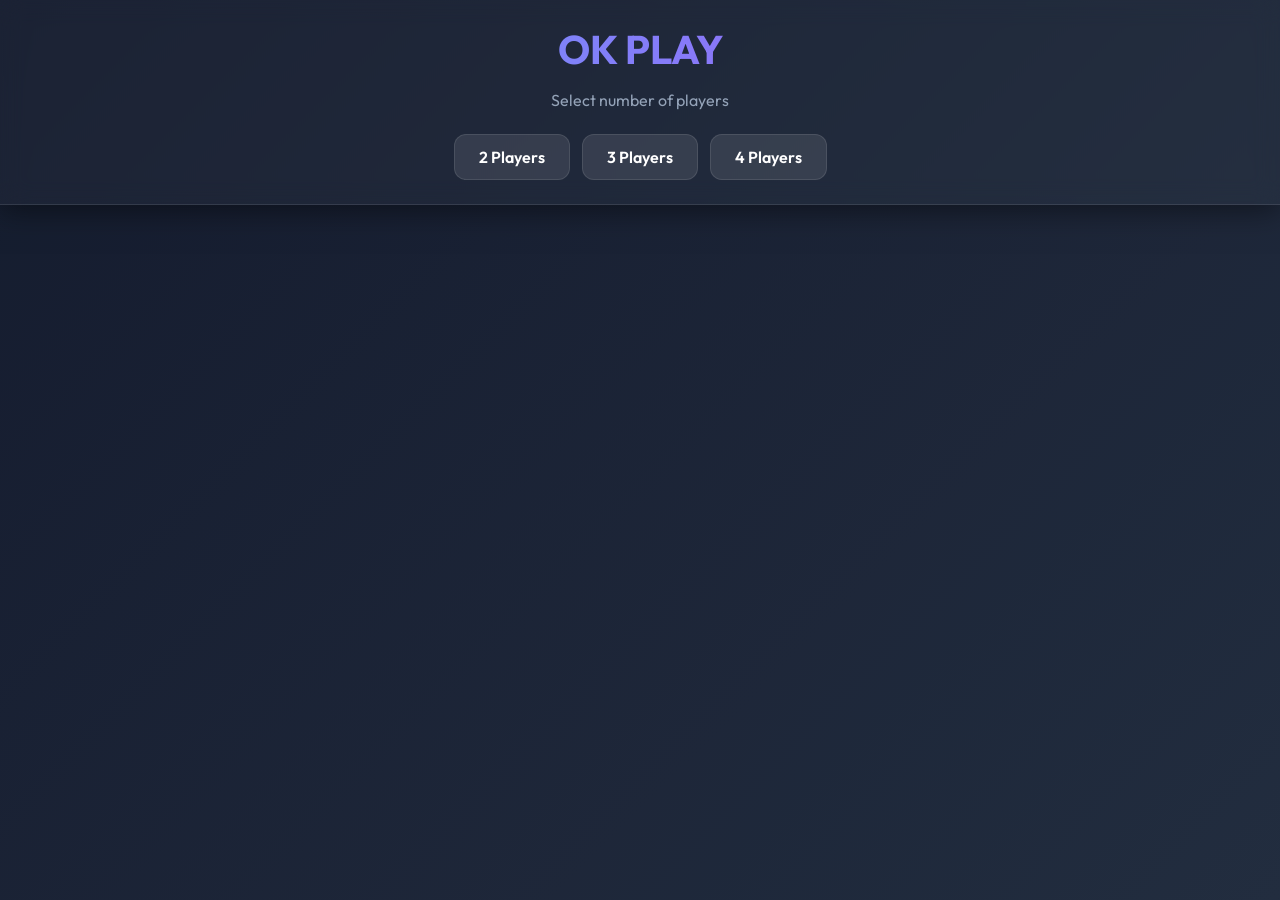
<file: gomoku.html>
<!DOCTYPE html>
<html lang="ja">

<head>
    <meta charset="UTF-8">
    <meta name="viewport" content="width=device-width, initial-scale=1.0, maximum-scale=1.0, user-scalable=no">
    <title>Web OK Play - Premium</title>
    <link rel="preconnect" href="https://fonts.googleapis.com">
    <link rel="preconnect" href="https://fonts.gstatic.com" crossorigin>
    <link href="https://fonts.googleapis.com/css2?family=Outfit:wght@300;400;700&display=swap" rel="stylesheet">
    <style>
        :root {
            --bg-gradient: linear-gradient(135deg, #0f172a 0%, #1e293b 100%);
            --glass-bg: rgba(255, 255, 255, 0.05);
            --glass-border: rgba(255, 255, 255, 0.1);
            --cell-size: 44px;
            --board-size: 40;
            
            --player-1: #ff4757; /* Red */
            --player-2: #1e90ff; /* Blue */
            --player-3: #ffd32a; /* Yellow */
            --player-4: #2ed573; /* Green */
        }

        * {
            box-sizing: border-box;
            -webkit-tap-highlight-color: transparent;
        }

        body {
            font-family: 'Outfit', sans-serif;
            margin: 0;
            padding: 0;
            background: var(--bg-gradient);
            color: #f8fafc;
            display: flex;
            flex-direction: column;
            height: 100vh;
            overflow: hidden;
        }

        /* --- UI Overlay --- */
        #ui-panel {
            padding: 24px;
            background: var(--glass-bg);
            backdrop-filter: blur(12px);
            -webkit-backdrop-filter: blur(12px);
            border-bottom: 1px solid var(--glass-border);
            z-index: 100;
            text-align: center;
            box-shadow: 0 4px 30px rgba(0, 0, 0, 0.5);
        }

        #setup-screen h1 {
            font-size: 2.5rem;
            margin: 0 0 8px 0;
            background: linear-gradient(to right, #60a5fa, #a855f7);
            -webkit-background-clip: text;
            -webkit-text-fill-color: transparent;
            font-weight: 700;
        }

        #setup-screen p {
            color: #94a3b8;
            margin-bottom: 24px;
        }

        .btn-group {
            display: flex;
            justify-content: center;
            gap: 12px;
            flex-wrap: wrap;
        }

        button {
            padding: 12px 24px;
            font-family: inherit;
            font-size: 16px;
            font-weight: 600;
            border: 1px solid var(--glass-border);
            border-radius: 12px;
            background: rgba(255, 255, 255, 0.1);
            color: white;
            cursor: pointer;
            transition: all 0.2s cubic-bezier(0.4, 0, 0.2, 1);
        }

        button:hover {
            background: rgba(255, 255, 255, 0.2);
            transform: translateY(-2px);
        }

        button:active {
            transform: translateY(0);
        }

        #game-screen {
            display: none;
            animation: fadeIn 0.5s ease;
        }

        #status-message {
            font-size: 1.4rem;
            font-weight: 700;
            margin-bottom: 4px;
            transition: color 0.3s ease;
        }

        #sub-message {
            font-size: 0.95rem;
            color: #94a3b8;
            margin-bottom: 16px;
        }

        .action-button {
            padding: 8px 16px;
            font-size: 14px;
            background: rgba(0, 0, 0, 0.3);
        }

        #undo-button:disabled {
            opacity: 0.3;
            cursor: not-allowed;
            transform: none;
        }

        /* --- Game Board --- */
        #board-container {
            flex-grow: 1;
            overflow: auto;
            position: relative;
            padding: 40px;
            display: flex;
            align-items: center;
            justify-content: center;
            scrollbar-width: none; /* Hide scrollbar Firefox */
        }
        
        #board-container::-webkit-scrollbar {
            display: none; /* Hide scrollbar Chrome/Safari */
        }

        #board {
            display: grid;
            grid-template-columns: repeat(var(--board-size), var(--cell-size));
            grid-template-rows: repeat(var(--board-size), var(--cell-size));
            gap: 2px;
            background: rgba(255, 255, 255, 0.02);
            padding: 12px;
            border-radius: 16px;
            box-shadow: 0 20px 50px rgba(0,0,0,0.5);
        }

        .cell {
            width: var(--cell-size);
            height: var(--cell-size);
            background: rgba(255, 255, 255, 0.03);
            border-radius: 8px;
            cursor: pointer;
            transition: all 0.2s cubic-bezier(0.4, 0, 0.2, 1);
            position: relative;
            display: flex;
            align-items: center;
            justify-content: center;
        }

        .cell::after {
            content: '';
            position: absolute;
            inset: 0;
            border: 1px solid rgba(255, 255, 255, 0.05);
            border-radius: 8px;
        }

        .cell:hover {
            background: rgba(255, 255, 255, 0.08);
            transform: scale(1.05);
            z-index: 2;
        }

        /* Tile Styles */
        .piece {
            width: 85%;
            height: 85%;
            border-radius: 8px;
            box-shadow: 0 4px 10px rgba(0,0,0,0.3);
            animation: placeAnimate 0.3s cubic-bezier(0.175, 0.885, 0.32, 1.275);
            position: relative;
        }

        .piece::before {
            content: '';
            position: absolute;
            inset: 2px;
            border: 2px solid rgba(255,255,255,0.2);
            border-radius: 6px;
        }

        .player-1 .piece { background: var(--player-1); background: linear-gradient(135deg, #ff4757, #ff6b81); }
        .player-2 .piece { background: var(--player-2); background: linear-gradient(135deg, #1e90ff, #70a1ff); }
        .player-3 .piece { background: var(--player-3); background: linear-gradient(135deg, #ffd32a, #fffa65); }
        .player-4 .piece { background: var(--player-4); background: linear-gradient(135deg, #2ed573, #7bed9f); }

        .selected {
            transform: scale(1.1);
            z-index: 10;
        }
        
        .selected .piece {
            filter: brightness(1.2);
            box-shadow: 0 0 20px rgba(255, 255, 255, 0.3);
            outline: 3px solid white;
        }

        .victory {
            animation: victoryPulse 1.5s infinite;
            z-index: 100;
        }

        @keyframes placeAnimate {
            from { transform: scale(0) rotate(-10deg); opacity: 0; }
            to { transform: scale(1) rotate(0); opacity: 1; }
        }

        @keyframes victoryPulse {
            0% { transform: scale(1); filter: brightness(1); }
            50% { transform: scale(1.2); filter: brightness(1.5); }
            100% { transform: scale(1); filter: brightness(1); }
        }

        @keyframes fadeIn {
            from { opacity: 0; transform: translateY(-10px); }
            to { opacity: 1; transform: translateY(0); }
        }

        .invalid-island { animation: shake 0.4s ease-in-out; }
        @keyframes shake {
            0%, 100% { transform: translateX(0); }
            20%, 60% { transform: translateX(-5px); }
            40%, 80% { transform: translateX(5px); }
        }

        /* Responsive */
        @media (max-width: 600px) {
            :root { --cell-size: 38px; }
            #setup-screen h1 { font-size: 1.8rem; }
            #ui-panel { padding: 16px; }
            button { padding: 10px 18px; font-size: 14px; }
        }
    </style>
</head>

<body>

    <div id="ui-panel">
        <div id="setup-screen">
            <h1>OK PLAY</h1>
            <p>Select number of players</p>
            <div class="btn-group">
                <button onclick="startGame(2)">2 Players</button>
                <button onclick="startGame(3)">3 Players</button>
                <button onclick="startGame(4)">4 Players</button>
            </div>
        </div>

        <div id="game-screen">
            <div id="status-message">Player 1's Turn</div>
            <div id="sub-message">Tiles left: 15</div>
            <div class="btn-group">
                <button class="action-button" id="undo-button" onclick="undoMove()" disabled>↩ UNDO</button>
                <button class="action-button" onclick="resetGame()">RESET GAME</button>
            </div>
        </div>
    </div>

    <div id="board-container">
        <div id="board"></div>
    </div>

    <script>
        // --- Audio Manager (Web Audio API) ---
        const AudioManager = {
            ctx: null,
            init() {
                if (!this.ctx) this.ctx = new (window.AudioContext || window.webkitAudioContext)();
            },
            play(freq, type, duration, volume = 0.1) {
                this.init();
                if (this.ctx.state === 'suspended') this.ctx.resume();
                
                const osc = this.ctx.createOscillator();
                const gain = this.ctx.createGain();
                
                osc.type = type;
                osc.frequency.setValueAtTime(freq, this.ctx.currentTime);
                
                gain.gain.setValueAtTime(volume, this.ctx.currentTime);
                gain.gain.exponentialRampToValueAtTime(0.01, this.ctx.currentTime + duration);
                
                osc.connect(gain);
                gain.connect(this.ctx.destination);
                
                osc.start();
                osc.stop(this.ctx.currentTime + duration);
            },
            playPlace() { this.play(400, 'sine', 0.1, 0.2); },
            playSelect() { this.play(600, 'triangle', 0.15, 0.1); },
            playError() { 
                this.play(100, 'sawtooth', 0.3, 0.1);
                this.play(150, 'sawtooth', 0.3, 0.1); 
            },
            playWin() {
                const now = this.ctx ? this.ctx.currentTime : 0;
                [440, 554.37, 659.25, 880].forEach((f, i) => {
                    setTimeout(() => this.play(f, 'sine', 0.5, 0.2), i * 150);
                });
            },
            playUndo() { this.play(300, 'triangle', 0.2, 0.15); }
        };

        // --- Game Logic ---
        const BOARD_SIZE = 40;
        const WIN_COUNT = 5;
        let board = [];
        let players = [];
        let currentPlayerIndex = 0;
        let totalPiecesPlaced = 0;
        let selectedPiece = null;
        let isGameOver = false;
        let history = []; // Undo stack

        function saveState() {
            history.push({
                board: board.map(row => [...row]),
                players: players.map(p => ({ ...p })),
                currentPlayerIndex,
                totalPiecesPlaced,
                isGameOver
            });
            document.getElementById('undo-button').disabled = false;
        }

        function undoMove() {
            if (history.length === 0) return;
            AudioManager.playUndo();
            // Snapshot current board before restore for diff
            const prevBoard = board.map(row => [...row]);
            const prev = history.pop();
            board = prev.board;
            players = prev.players;
            currentPlayerIndex = prev.currentPlayerIndex;
            totalPiecesPlaced = prev.totalPiecesPlaced;
            isGameOver = prev.isGameOver;
            selectedPiece = null;
            if (history.length === 0) {
                document.getElementById('undo-button').disabled = true;
            }
            // Diff render: only update cells that actually changed
            for (let r = 0; r < BOARD_SIZE; r++) {
                for (let c = 0; c < BOARD_SIZE; c++) {
                    if (prevBoard[r][c] !== board[r][c]) {
                        updateBoardCell(r, c);
                    }
                }
            }
            updateUI();
        }

        const colors = [
            { id: 1, name: "Red", code: "#ff4757" },
            { id: 2, name: "Blue", code: "#1e90ff" },
            { id: 3, name: "Yellow", code: "#ffd32a" },
            { id: 4, name: "Green", code: "#2ed573" }
        ];

        function startGame(numPlayers) {
            AudioManager.init();
            document.getElementById('setup-screen').style.display = 'none';
            document.getElementById('game-screen').style.display = 'block';

            const pieceCount = (numPlayers === 3) ? 12 : 15;
            players = [];
            for (let i = 0; i < numPlayers; i++) {
                players.push({
                    ...colors[i],
                    piecesLeft: pieceCount,
                });
            }

            board = Array.from({ length: BOARD_SIZE }, () => Array(BOARD_SIZE).fill(0));
            currentPlayerIndex = 0;
            totalPiecesPlaced = 0;
            selectedPiece = null;
            isGameOver = false;
            history = [];
            document.getElementById('undo-button').disabled = true;

            renderBoard();
            updateUI();

            // Center Board
            setTimeout(() => {
                const container = document.getElementById('board-container');
                const boardEl = document.getElementById('board');
                container.scrollTop = (boardEl.clientHeight - container.clientHeight) / 2;
                container.scrollLeft = (boardEl.clientWidth - container.clientWidth) / 2;
            }, 100);
        }

        function resetGame() {
            document.getElementById('game-screen').style.display = 'none';
            document.getElementById('setup-screen').style.display = 'block';
            document.getElementById('board').innerHTML = '';
        }

        function renderBoard() {
            const boardEl = document.getElementById('board');
            boardEl.innerHTML = '';
            for (let r = 0; r < BOARD_SIZE; r++) {
                for (let c = 0; c < BOARD_SIZE; c++) {
                    const cell = document.createElement('div');
                    cell.className = 'cell';
                    cell.id = `cell-${r}-${c}`;
                    cell.addEventListener('click', () => handleCellClick(r, c));
                    boardEl.appendChild(cell);
                    if (board[r][c] > 0) updateBoardCell(r, c);
                }
            }
        }

        function updateBoardCell(r, c, isVictory = false) {
            const cell = document.getElementById(`cell-${r}-${c}`);
            cell.innerHTML = '';
            cell.className = 'cell';
            
            if (board[r][c] > 0) {
                cell.classList.add(`player-${board[r][c]}`);
                const piece = document.createElement('div');
                piece.className = 'piece';
                if (isVictory) piece.classList.add('victory');
                cell.appendChild(piece);
            }
            
            if (selectedPiece && selectedPiece.r === r && selectedPiece.c === c) {
                cell.classList.add('selected');
            }
        }

        function updateUI() {
            if (isGameOver) return;
            const p = players[currentPlayerIndex];
            const statusEl = document.getElementById('status-message');
            const subEl = document.getElementById('sub-message');

            statusEl.textContent = `${p.name}'s Turn`;
            statusEl.style.color = p.code;

            if (p.piecesLeft > 0) {
                subEl.textContent = `Tiles left: ${p.piecesLeft}`;
            } else {
                subEl.textContent = selectedPiece
                    ? "Select an empty spot nearby"
                    : "Select one of your tiles to move it";
            }
        }

        function handleCellClick(r, c) {
            if (isGameOver) return;
            const player = players[currentPlayerIndex];

            // Phase 1: Placing new tiles
            if (player.piecesLeft > 0) {
                if (board[r][c] !== 0) return;
                if (totalPiecesPlaced === 0 || hasAdjacentEdge(r, c, -1, -1)) {
                    saveState();
                    AudioManager.playPlace();
                    placePiece(r, c, player);
                } else {
                    AudioManager.playError();
                }
                return;
            }

            // Phase 2: Moving existing tiles
            if (board[r][c] === player.id) {
                if (!isGraphConnected(r, c)) {
                    document.getElementById(`cell-${r}-${c}`).classList.add('invalid-island');
                    setTimeout(() => document.getElementById(`cell-${r}-${c}`).classList.remove('invalid-island'), 400);
                    AudioManager.playError();
                    return;
                }

                AudioManager.playSelect();
                const prevSel = selectedPiece;
                selectedPiece = (prevSel && prevSel.r === r && prevSel.c === c) ? null : { r, c };

                if (prevSel) updateBoardCell(prevSel.r, prevSel.c);
                updateBoardCell(r, c);
                updateUI();
                return;
            }

            if (board[r][c] === 0 && selectedPiece) {
                if (hasAdjacentEdge(r, c, selectedPiece.r, selectedPiece.c)) {
                    saveState();
                    AudioManager.playPlace();
                    const oldR = selectedPiece.r;
                    const oldC = selectedPiece.c;
                    board[oldR][oldC] = 0;
                    updateBoardCell(oldR, oldC);
                    selectedPiece = null;
                    placePiece(r, c, player);
                } else {
                    AudioManager.playError();
                }
            }
        }

        function placePiece(r, c, player) {
            board[r][c] = player.id;
            updateBoardCell(r, c);

            if (player.piecesLeft > 0) {
                player.piecesLeft--;
                totalPiecesPlaced++;
            }

            const winPath = checkWin(r, c, player.id);
            if (winPath) {
                document.getElementById('status-message').textContent = `🎉 ${player.name} WINS! 🎉`;
                document.getElementById('sub-message').textContent = "Excellent game!";
                isGameOver = true;
                AudioManager.playWin();
                winPath.forEach(pos => updateBoardCell(pos.r, pos.c, true));
                return;
            }

            currentPlayerIndex = (currentPlayerIndex + 1) % players.length;
            updateUI();
        }

        function hasAdjacentEdge(r, c, ignoreR, ignoreC) {
            const dirs = [[-1, 0], [1, 0], [0, -1], [0, 1]];
            for (let d of dirs) {
                const nr = r + d[0], nc = c + d[1];
                if (nr >= 0 && nr < BOARD_SIZE && nc >= 0 && nc < BOARD_SIZE) {
                    if (board[nr][nc] > 0 && !(nr === ignoreR && nc === ignoreC)) return true;
                }
            }
            return false;
        }

        function checkWin(r, c, playerId) {
            const directions = [
                [[0, 1], [0, -1]],  // Horizontal
                [[1, 0], [-1, 0]],  // Vertical
                [[1, 1], [-1, -1]], // Diagonal \
                [[1, -1], [-1, 1]]  // Diagonal /
            ];

            for (let axis of directions) {
                let count = 1;
                let path = [{r, c}];
                for (let dir of axis) {
                    let nr = r + dir[0];
                    let nc = c + dir[1];
                    while (nr >= 0 && nr < BOARD_SIZE && nc >= 0 && nc < BOARD_SIZE && board[nr][nc] === playerId) {
                        count++;
                        path.push({r: nr, c: nc});
                        nr += dir[0];
                        nc += dir[1];
                    }
                }
                if (count >= WIN_COUNT) return path;
            }
            return null;
        }

        function isGraphConnected(ignoreR, ignoreC) {
            let firstNode = null;
            let totalPieces = 0;

            for (let r = 0; r < BOARD_SIZE; r++) {
                for (let c = 0; c < BOARD_SIZE; c++) {
                    if (board[r][c] > 0 && !(r === ignoreR && c === ignoreC)) {
                        totalPieces++;
                        if (!firstNode) firstNode = { r, c };
                    }
                }
            }

            if (totalPieces <= 1) return true;

            let visited = new Set();
            let queue = [firstNode];
            visited.add(`${firstNode.r},${firstNode.c}`);
            let visitedCount = 0;

            const dirs = [[-1, 0], [1, 0], [0, -1], [0, 1]];

            while (queue.length > 0) {
                let curr = queue.shift();
                visitedCount++;

                for (let d of dirs) {
                    let nr = curr.r + d[0];
                    let nc = curr.c + d[1];
                    if (nr >= 0 && nr < BOARD_SIZE && nc >= 0 && nc < BOARD_SIZE) {
                        if (board[nr][nc] > 0 && !(nr === ignoreR && nc === ignoreC)) {
                            let key = `${nr},${nc}`;
                            if (!visited.has(key)) {
                                visited.add(key);
                                queue.push({ r: nr, c: nc });
                            }
                        }
                    }
                }
            }
            return visitedCount === totalPieces;
        }
    </script>
</body>

</html>
</file>
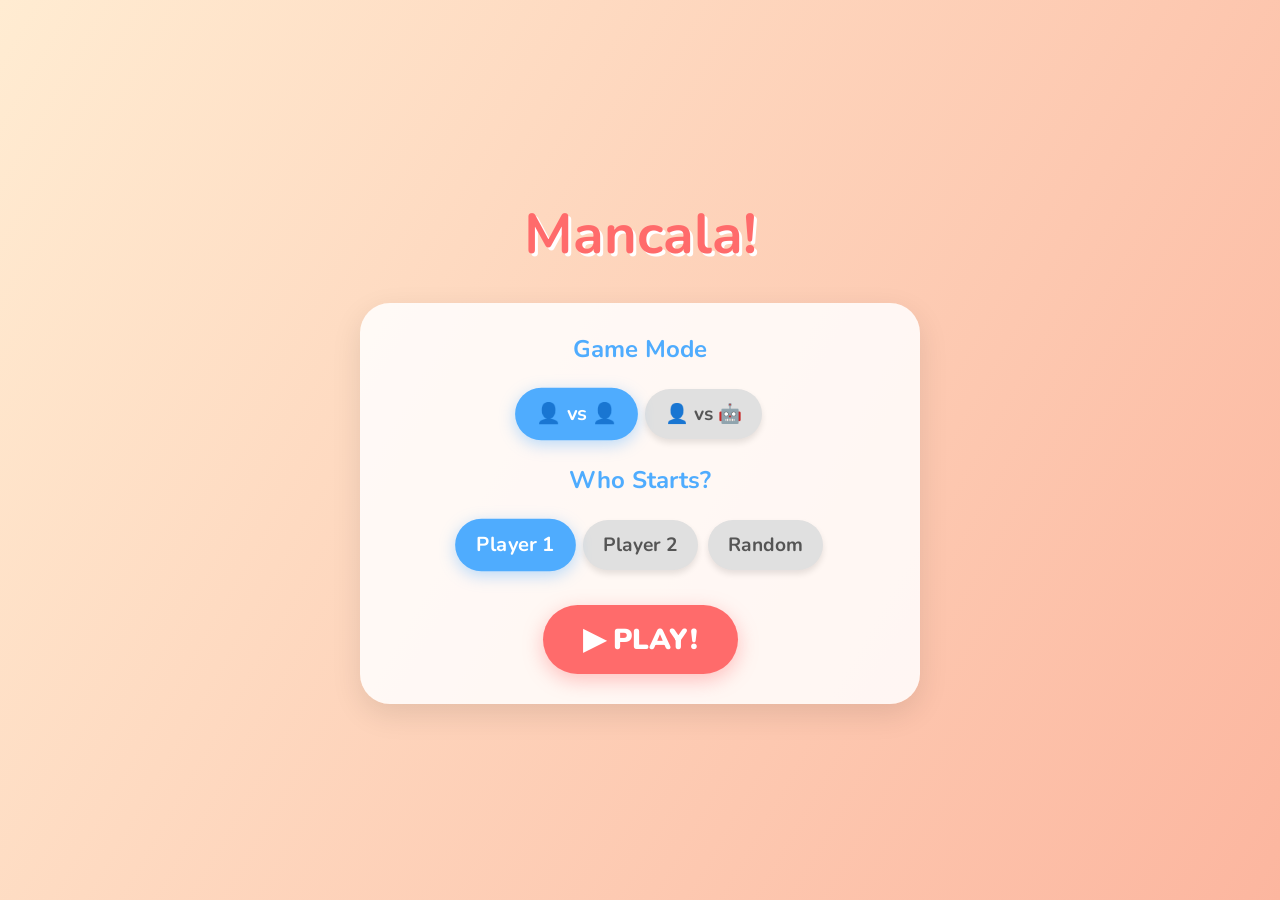
<file: mancala.html>
<!DOCTYPE html>
<html lang="en">
<head>
    <meta charset="UTF-8">
    <meta name="viewport" content="width=device-width, initial-scale=1.0, maximum-scale=1.0, user-scalable=no">
    <title>Pop Mancala</title>
    <link href="https://fonts.googleapis.com/css2?family=Nunito:wght@700;900&display=swap" rel="stylesheet">
    <style>
        body {
            margin: 0; padding: 0;
            font-family: 'Nunito', sans-serif;
            background: linear-gradient(120deg, #ffecd2 0%, #fcb69f 100%);
            color: #333; user-select: none; overflow: hidden;
            display: flex; justify-content: center; align-items: center;
            height: 100vh; width: 100vw;
        }
        .screen { width: 100%; max-width: 1000px; height: 100%; display: flex; flex-direction: column; padding: 15px; box-sizing: border-box; }
        .hidden { display: none !important; }

        #setup-screen { align-items: center; justify-content: center; text-align: center; }
        h1 { font-size: 3.5rem; color: #ff6b6b; text-shadow: 3px 3px 0px #fff; margin-top: 0; margin-bottom: 30px; }
        .options { background: rgba(255,255,255,0.85); padding: 30px; border-radius: 30px; box-shadow: 0 10px 30px rgba(0,0,0,0.1); width: 100%; max-width: 500px; }
        .options h3 { margin-top: 0; font-size: 1.5rem; color: #4facfe; }
        .btn-group { display: flex; gap: 10px; margin-bottom: 25px; justify-content: center; flex-wrap: wrap; }
        .btn { padding: 12px 20px; font-size: 1.2rem; font-family: 'Nunito', sans-serif; font-weight: 700; border: none; border-radius: 50px; background: #e0e0e0; color: #555; cursor: pointer; transition: all 0.2s; box-shadow: 0 4px 6px rgba(0,0,0,0.1); }
        .btn.active { background: #4facfe; color: white; box-shadow: 0 4px 15px rgba(79,172,254,0.4); transform: scale(1.05); }
        .start-btn { padding: 15px 40px; font-size: 1.8rem; font-family: 'Nunito', sans-serif; font-weight: 900; border: none; border-radius: 50px; background: #ff6b6b; color: white; cursor: pointer; box-shadow: 0 6px 20px rgba(255,107,107,0.4); transition: all 0.2s; margin-top: 10px; }
        .start-btn:active { transform: translateY(4px); box-shadow: 0 2px 10px rgba(255,107,107,0.4); }

        .header { display: flex; justify-content: center; align-items: center; padding: 10px 20px; background: rgba(255,255,255,0.7); border-radius: 20px; box-shadow: 0 5px 15px rgba(0,0,0,0.05); }
        #turn-indicator { margin: 0; font-size: 1.8rem; }
        .player-label { text-align: center; font-weight: 900; font-size: 1.5rem; margin: 5px 0; text-transform: uppercase; letter-spacing: 2px; }
        #p2-label { color: #ff595e; }
        #p1-label { color: #1982c4; }
        .board-container { flex: 1; display: flex; justify-content: center; align-items: center; width: 100%; }
        .board { width: 95%; height: 55vh; max-height: 350px; display: grid; grid-template-columns: 1.2fr repeat(6,1fr) 1.2fr; grid-template-rows: 1fr 1fr; gap: 12px; background: #8B4513; padding: 15px; border-radius: 40px; box-shadow: inset 0 0 20px rgba(0,0,0,0.6), 0 10px 30px rgba(0,0,0,0.3); position: relative; }

        @media (max-width: 768px) {
            .board { gap: 8px; padding: 10px; border-radius: 30px; }
            .header { padding: 10px; }
            #turn-indicator { font-size: 1.2rem; }
            .player-label { font-size: 1.2rem; }
        }

        .pit, .store { background: rgba(0,0,0,0.25); border-radius: 50px; display: flex; flex-wrap: wrap; justify-content: center; align-content: center; gap: 3px; padding: 8px; box-shadow: inset 0 5px 10px rgba(0,0,0,0.4); position: relative; cursor: pointer; transition: all 0.2s; }
        .store { grid-row: 1 / span 2; border-radius: 30px; cursor: default; }
        .store.player2-store { grid-column: 1; }
        .store.player1-store { grid-column: 8; }
        #pit-12 { grid-column: 2; grid-row: 1; } #pit-11 { grid-column: 3; grid-row: 1; }
        #pit-10 { grid-column: 4; grid-row: 1; } #pit-9  { grid-column: 5; grid-row: 1; }
        #pit-8  { grid-column: 6; grid-row: 1; } #pit-7  { grid-column: 7; grid-row: 1; }
        #pit-0  { grid-column: 2; grid-row: 2; } #pit-1  { grid-column: 3; grid-row: 2; }
        #pit-2  { grid-column: 4; grid-row: 2; } #pit-3  { grid-column: 5; grid-row: 2; }
        #pit-4  { grid-column: 6; grid-row: 2; } #pit-5  { grid-column: 7; grid-row: 2; }

        .pit:active { transform: scale(0.95); }
        .pit.highlight, .store.highlight { background: rgba(255,255,100,0.4); box-shadow: 0 0 15px rgba(255,255,100,0.8), inset 0 5px 10px rgba(0,0,0,0.4); }
        .pit.active-turn { box-shadow: 0 0 15px #4facfe, inset 0 5px 10px rgba(0,0,0,0.3); background: rgba(255,255,255,0.1); }
        .pit.selected-pit { box-shadow: 0 0 20px #ffca3a, 0 0 40px #ffca3a; background: rgba(255,200,50,0.3); }

        .stone { width: 16px; height: 16px; border-radius: 50%; box-shadow: inset -2px -2px 4px rgba(0,0,0,0.3), 2px 2px 4px rgba(0,0,0,0.2); }
        .stone.just-dropped { animation: dropIn 0.35s cubic-bezier(0.175,0.885,0.32,1.275); }
        @keyframes dropIn { 0% { transform: translateY(-20px) scale(0.5); opacity: 0; } 100% { transform: translateY(0) scale(1); opacity: 1; } }

        .flying-stone { position: fixed; width: 22px; height: 22px; border-radius: 50%; z-index: 500; pointer-events: none; box-shadow: 0 0 10px rgba(255,255,255,0.6), inset -2px -2px 4px rgba(0,0,0,0.3); transition: left 0.35s cubic-bezier(0.4,0,0.2,1), top 0.35s cubic-bezier(0.4,0,0.2,1); }

        .count-badge { position: absolute; top: -5px; right: -5px; background: white; color: black; font-weight: 900; border-radius: 50%; width: 24px; height: 24px; display: flex; justify-content: center; align-items: center; box-shadow: 0 2px 5px rgba(0,0,0,0.3); font-size: 12px; pointer-events: none; z-index: 5; }

        #notice { position: fixed; top: 50%; left: 50%; transform: translate(-50%,-50%) scale(0.5); background: rgba(0,0,0,0.85); color: #fff; padding: 20px 40px; border-radius: 50px; font-size: 2.5rem; font-weight: 900; pointer-events: none; opacity: 0; transition: all 0.3s cubic-bezier(0.175,0.885,0.32,1.275); z-index: 100; text-align: center; box-shadow: 0 10px 30px rgba(0,0,0,0.3); }
        #notice.show { opacity: 1; transform: translate(-50%,-50%) scale(1); }

        .modal { position: fixed; top: 0; left: 0; width: 100vw; height: 100vh; background: rgba(0,0,0,0.7); display: flex; justify-content: center; align-items: center; z-index: 200; }
        .modal-content { background: white; padding: 50px; border-radius: 30px; text-align: center; box-shadow: 0 10px 40px rgba(0,0,0,0.5); animation: popIn 0.5s cubic-bezier(0.175,0.885,0.32,1.275); }
        @keyframes popIn { 0% { transform: scale(0.5); opacity: 0; } 100% { transform: scale(1); opacity: 1; } }
        #winner-text { color: #ff6b6b; font-size: 3rem; margin-top: 0; }

        /* Direction chooser popup */
        .dir-overlay { position: fixed; top: 0; left: 0; width: 100vw; height: 100vh; background: rgba(0,0,0,0.4); z-index: 300; display: flex; justify-content: center; align-items: center; }
        .dir-popup { background: white; border-radius: 30px; padding: 30px 30px 25px; text-align: center; box-shadow: 0 10px 40px rgba(0,0,0,0.4); animation: popIn 0.3s cubic-bezier(0.175,0.885,0.32,1.275); min-width: 260px; position: relative; }
        .dir-popup h3 { margin: 0 0 18px 0; font-size: 1.4rem; color: #333; }
        .dir-buttons { display: flex; gap: 20px; justify-content: center; }
        .dir-btn { padding: 18px 35px; font-size: 2.8rem; font-family: 'Nunito', sans-serif; font-weight: 900; border: none; border-radius: 25px; cursor: pointer; transition: all 0.2s; color: white; box-shadow: 0 4px 12px rgba(0,0,0,0.2); line-height: 1; }
        .dir-btn:active { transform: scale(0.9); }
        .dir-btn.left-dir { background: linear-gradient(135deg, #4facfe, #00f2fe); }
        .dir-btn.right-dir { background: linear-gradient(135deg, #f093fb, #f5576c); }
        .dir-close { position: absolute; top: -12px; right: -12px; width: 36px; height: 36px; border-radius: 50%; border: none; background: #ff6b6b; color: white; font-size: 1.4rem; font-weight: 900; cursor: pointer; box-shadow: 0 3px 8px rgba(0,0,0,0.3); display: flex; justify-content: center; align-items: center; line-height: 1; transition: all 0.15s; }
        .dir-close:active { transform: scale(0.85); }
    </style>
</head>
<body>
    <div id="setup-screen" class="screen">
        <h1>Mancala!</h1>
        <div class="options">
            <h3>Game Mode</h3>
            <div class="btn-group" id="mode-group">
                <button class="btn active" data-val="pvp">👤 vs 👤</button>
                <button class="btn" data-val="pvai">👤 vs 🤖</button>
            </div>
            <h3>Who Starts?</h3>
            <div class="btn-group" id="start-group">
                <button class="btn active" data-val="p1">Player 1</button>
                <button class="btn" data-val="p2">Player 2</button>
                <button class="btn" data-val="rnd">Random</button>
            </div>
            <button class="start-btn" onclick="startGame()">▶ PLAY!</button>
        </div>
    </div>

    <div id="game-screen" class="screen hidden">
        <div class="header">
            <h2 id="turn-indicator">Player 1's Turn 👦</h2>
        </div>
        <div class="player-label" id="p2-label">Player 2</div>
        <div class="board-container">
            <div class="board" id="board">
                <div class="store player2-store" id="pit-13"></div>
                <div class="pit player2-pit" id="pit-12"></div>
                <div class="pit player2-pit" id="pit-11"></div>
                <div class="pit player2-pit" id="pit-10"></div>
                <div class="pit player2-pit" id="pit-9"></div>
                <div class="pit player2-pit" id="pit-8"></div>
                <div class="pit player2-pit" id="pit-7"></div>
                <div class="pit player1-pit" id="pit-0"></div>
                <div class="pit player1-pit" id="pit-1"></div>
                <div class="pit player1-pit" id="pit-2"></div>
                <div class="pit player1-pit" id="pit-3"></div>
                <div class="pit player1-pit" id="pit-4"></div>
                <div class="pit player1-pit" id="pit-5"></div>
                <div class="store player1-store" id="pit-6"></div>
            </div>
        </div>
        <div class="player-label" id="p1-label">Player 1</div>
        <div class="header" style="margin-top:5px;padding:5px 20px;">
            <button class="btn" onclick="resetToMenu()" style="width:100%;">🏠 Main Menu</button>
        </div>
    </div>

    <div id="notice">Extra Turn! 🎉</div>
    <div id="dir-chooser" class="dir-overlay hidden">
        <div class="dir-popup">
            <button class="dir-close" onclick="cancelDir()">✕</button>
            <h3>Pick Direction!</h3>
            <div class="dir-buttons">
                <button class="dir-btn left-dir" onclick="chooseDir(-1)">⬅</button>
                <button class="dir-btn right-dir" onclick="chooseDir(1)">➡</button>
            </div>
        </div>
    </div>
    <div id="winner-modal" class="modal hidden">
        <div class="modal-content">
            <h1 id="winner-text">Player 1 Wins! 🎉</h1>
            <button class="start-btn" onclick="resetToMenu()">Play Again 🔄</button>
        </div>
    </div>

    <script>
        // === Web Audio Sound Engine ===
        const AudioCtx = window.AudioContext || window.webkitAudioContext;
        let audioCtx = null;
        function ensureAudio() { if (!audioCtx) audioCtx = new AudioCtx(); }

        function playTone(freq, dur, type, vol) {
            ensureAudio();
            const o = audioCtx.createOscillator();
            const g = audioCtx.createGain();
            o.type = type || 'sine';
            o.frequency.value = freq;
            g.gain.setValueAtTime(vol || 0.15, audioCtx.currentTime);
            g.gain.exponentialRampToValueAtTime(0.001, audioCtx.currentTime + dur);
            o.connect(g); g.connect(audioCtx.destination);
            o.start(); o.stop(audioCtx.currentTime + dur);
        }

        function sndDrop()    { playTone(600 + Math.random()*400, 0.12, 'sine', 0.18); }
        function sndPickup()  { playTone(350, 0.08, 'triangle', 0.12); playTone(450, 0.08, 'triangle', 0.10); }
        function sndTap()     { playTone(800, 0.06, 'sine', 0.08); }
        function sndExtra()   { setTimeout(()=>playTone(523,0.15,'sine',0.2),0); setTimeout(()=>playTone(659,0.15,'sine',0.2),120); setTimeout(()=>playTone(784,0.25,'sine',0.2),240); }
        function sndWin()     { [523,659,784,1047].forEach((f,i)=>setTimeout(()=>playTone(f,0.3,'sine',0.2),i*150)); }

        let gameMode = 'pvp', startWho = 'p1';
        document.querySelectorAll('#mode-group .btn').forEach(btn => {
            btn.onclick = e => {
                document.querySelectorAll('#mode-group .btn').forEach(b => b.classList.remove('active'));
                e.target.classList.add('active');
                gameMode = e.target.dataset.val;
                document.querySelector('#start-group .btn[data-val="p2"]').innerText = gameMode === 'pvai' ? "AI 🤖" : "Player 2 👦";
            };
        });
        document.querySelectorAll('#start-group .btn').forEach(btn => {
            btn.onclick = e => {
                document.querySelectorAll('#start-group .btn').forEach(b => b.classList.remove('active'));
                e.target.classList.add('active');
                startWho = e.target.dataset.val;
            };
        });

        let state = [], currentPlayer = 0, isVsAI = false, isAnimating = false, gameEnded = false, stoneId = 0;
        let pendingPit = -1, dirResolve = null;
        const colors = ['#ff595e','#ffca3a','#8ac926','#1982c4','#6a4c93','#ff9f1c','#00f5d4','#f15bb5'];

        function startGame() {
            isVsAI = (gameMode === 'pvai');
            if (startWho === 'p1') currentPlayer = 0;
            else if (startWho === 'p2') currentPlayer = 1;
            else currentPlayer = Math.random() < 0.5 ? 0 : 1;
            gameEnded = false;
            document.getElementById('p2-label').innerText = isVsAI ? "AI 🤖" : "Player 2 👦";
            document.getElementById('p1-label').innerText = "Player 1 👦";
            initGame();
            document.getElementById('setup-screen').classList.add('hidden');
            document.getElementById('game-screen').classList.remove('hidden');
            document.getElementById('winner-modal').classList.add('hidden');
            updateTurnUI();
            if (currentPlayer === 1 && isVsAI) setTimeout(playAITurn, 1000);
        }

        function initGame() {
            state = Array(14).fill(0).map(() => []);
            stoneId = 0;
            for (let i = 0; i < 6; i++) for (let j = 0; j < 3; j++) state[i].push({id: stoneId++, color: colors[Math.floor(Math.random()*colors.length)]});
            for (let i = 7; i < 13; i++) for (let j = 0; j < 3; j++) state[i].push({id: stoneId++, color: colors[Math.floor(Math.random()*colors.length)]});
        }

        function getPitCenter(idx) {
            const el = document.getElementById('pit-' + idx);
            const r = el.getBoundingClientRect();
            return { x: r.left + r.width / 2, y: r.top + r.height / 2 };
        }

        function renderBoard(highlightIndex = -1) {
            for (let i = 0; i < 14; i++) {
                const pit = document.getElementById('pit-' + i);
                pit.innerHTML = '';
                state[i].forEach(stone => {
                    const s = document.createElement('div');
                    s.className = 'stone';
                    s.style.backgroundColor = stone.color;
                    pit.appendChild(s);
                });
                const badge = document.createElement('div');
                badge.className = 'count-badge';
                badge.innerText = state[i].length;
                pit.appendChild(badge);

                pit.classList.remove('highlight', 'active-turn', 'selected-pit');
                if (i === highlightIndex) pit.classList.add('highlight');
                pit.onclick = null;
                if (!isAnimating && !gameEnded) {
                    if (currentPlayer === 0 && i >= 0 && i <= 5 && state[i].length > 0) {
                        pit.classList.add('active-turn');
                        pit.onclick = () => onPitClick(i);
                    } else if (currentPlayer === 1 && !isVsAI && i >= 7 && i <= 12 && state[i].length > 0) {
                        pit.classList.add('active-turn');
                        pit.onclick = () => onPitClick(i);
                    }
                }
            }
        }

        function onPitClick(idx) {
            if (isAnimating || pendingPit !== -1) return;
            sndTap();
            pendingPit = idx;
            document.getElementById('pit-' + idx).classList.add('selected-pit');
            document.getElementById('dir-chooser').classList.remove('hidden');
        }

        function chooseDir(dir) {
            sndTap();
            document.getElementById('dir-chooser').classList.add('hidden');
            const pit = pendingPit;
            pendingPit = -1;
            // P2's pits are visually reversed on screen, so flip direction
            const actualDir = (currentPlayer === 1) ? -dir : dir;
            if (pit !== -1) playTurn(pit, actualDir);
        }

        function cancelDir() {
            document.getElementById('dir-chooser').classList.add('hidden');
            const pit = pendingPit;
            pendingPit = -1;
            if (pit !== -1) document.getElementById('pit-' + pit).classList.remove('selected-pit');
        }

        async function animateStone(color, fromIdx, toIdx) {
            return new Promise(resolve => {
                const from = getPitCenter(fromIdx);
                const to = getPitCenter(toIdx);
                const el = document.createElement('div');
                el.className = 'flying-stone';
                el.style.backgroundColor = color;
                el.style.left = (from.x - 11) + 'px';
                el.style.top = (from.y - 11) + 'px';
                document.body.appendChild(el);
                requestAnimationFrame(() => {
                    requestAnimationFrame(() => {
                        el.style.left = (to.x - 11) + 'px';
                        el.style.top = (to.y - 11) + 'px';
                    });
                });
                el.addEventListener('transitionend', () => { el.remove(); resolve(); }, {once: true});
                setTimeout(() => { el.remove(); resolve(); }, 500);
            });
        }

        async function playTurn(pitIndex, dir) {
            if (isAnimating) return;
            let hand = state[pitIndex].splice(0, state[pitIndex].length);
            if (hand.length === 0) return;
            isAnimating = true;
            sndPickup();
            renderBoard(pitIndex);

            let curr = pitIndex;
            while (hand.length > 0) {
                let prev = curr;
                curr = (curr + dir + 14) % 14;
                let stone = hand.pop();
                await animateStone(stone.color, prev, curr);
                sndDrop();
                state[curr].push(stone);
                renderBoard(curr);
                if (hand.length > 0) await new Promise(r => setTimeout(r, 120));
            }

            await new Promise(r => setTimeout(r, 400));
            renderBoard();

            if (curr === 6 || curr === 13) {
                sndExtra();
                showNotice("Extra Turn! 🎉");
                await new Promise(r => setTimeout(r, 1200));
            } else {
                currentPlayer = 1 - currentPlayer;
            }

            checkWin();
            isAnimating = false;
            updateTurnUI();
            if (!gameEnded && currentPlayer === 1 && isVsAI) setTimeout(playAITurn, 800);
        }

        async function playAITurn() {
            if (gameEnded) return;
            let bestMove = -1, bestDir = 1, found = false;
            for (let pit = 7; pit <= 12; pit++) {
                let s = state[pit].length;
                if (s === 0) continue;
                for (let d of [1, -1]) {
                    let last = ((pit + d * s) % 14 + 14) % 14;
                    if (last === 6 || last === 13) { bestMove = pit; bestDir = d; found = true; break; }
                }
                if (found) break;
            }
            if (!found) {
                let valid = [];
                for (let pit = 7; pit <= 12; pit++) if (state[pit].length > 0) valid.push(pit);
                if (valid.length > 0) { bestMove = valid[Math.floor(Math.random()*valid.length)]; bestDir = Math.random() < 0.5 ? 1 : -1; }
            }
            if (bestMove !== -1) {
                await new Promise(r => setTimeout(r, 600));
                playTurn(bestMove, bestDir);
            }
        }

        function updateTurnUI() {
            if (gameEnded) return;
            const t = document.getElementById('turn-indicator');
            if (currentPlayer === 0) { t.innerText = "Player 1's Turn 👦"; t.style.color = "#1982c4"; }
            else { t.innerText = isVsAI ? "AI's Turn 🤖" : "Player 2's Turn 👦"; t.style.color = "#ff595e"; }
            renderBoard();
        }

        function showNotice(msg) {
            const n = document.getElementById('notice');
            n.innerText = msg; n.classList.add('show');
            setTimeout(() => n.classList.remove('show'), 1200);
        }

        function checkWin() {
            let p1E = true, p2E = true;
            for (let i = 0; i <= 5; i++) if (state[i].length > 0) p1E = false;
            for (let i = 7; i <= 12; i++) if (state[i].length > 0) p2E = false;
            if (p1E || p2E) {
                gameEnded = true;
                sndWin();
                let w = "";
                if (p1E && p2E) w = "It's a Tie! 🤝";
                else if (p1E) w = "Player 1 Wins! 🎉";
                else w = isVsAI ? "AI Wins! 🤖" : "Player 2 Wins! 🎉";
                document.getElementById('winner-text').innerText = w;
                document.getElementById('winner-modal').classList.remove('hidden');
            }
        }

        function resetToMenu() {
            document.getElementById('setup-screen').classList.remove('hidden');
            document.getElementById('game-screen').classList.add('hidden');
            document.getElementById('winner-modal').classList.add('hidden');
        }
    </script>
</body>
</html>
</file>
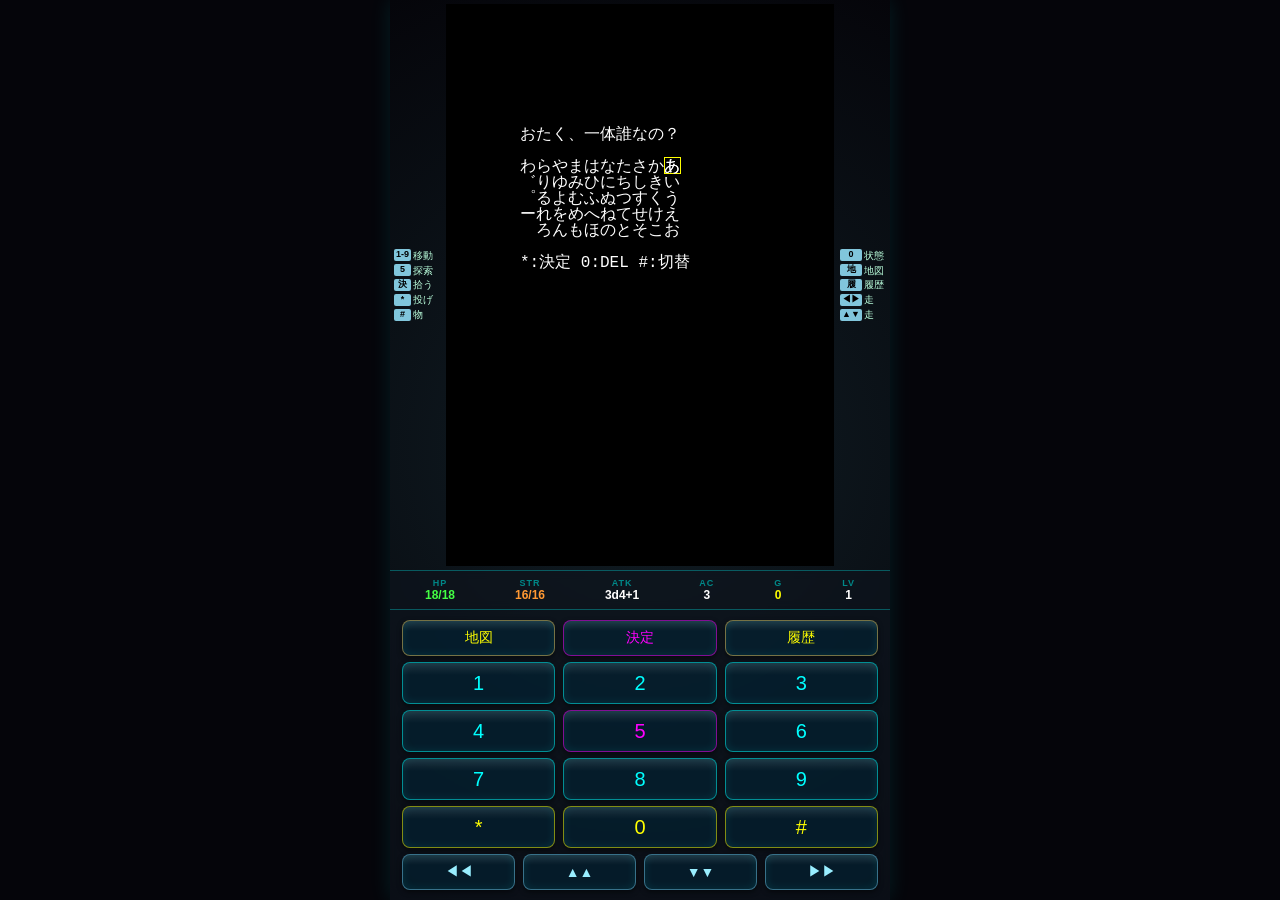
<file: mirogue.html>
<!DOCTYPE html>
<html lang="ja">
<head>
    <meta charset="UTF-8">
    <meta name="viewport" content="width=device-width, initial-scale=1.0, maximum-scale=1.0, user-scalable=no, viewport-fit=cover">
    <title>mirogue - Cyberpunk Web Edition</title>
    <style>
:root {
    --bg-color: #05050A;
    --panel-bg: rgba(15, 20, 30, 0.65);
    --border-color: rgba(0, 255, 255, 0.3);
    --text-main: #0ff;
    --text-muted: #088;
    --hud-highlight: #f0f;
    --gold: #ff0;
    
    --btn-bg: rgba(0, 40, 60, 0.5);
    --btn-bg-hover: rgba(0, 255, 255, 0.2);
    --btn-border: rgba(0, 255, 255, 0.5);
    --btn-active: rgba(0, 255, 255, 0.8);
    
    /* UI chrome uses a clean system sans-serif (no CRT/brown-tube look).
       The in-canvas roguelike rendering still uses a monospace — see the
       canvas Graphics polyfill constructor. */
    --font-ui: -apple-system, BlinkMacSystemFont, 'Helvetica Neue', 'Hiragino Sans', 'Yu Gothic UI', 'Meiryo', sans-serif;
    --font-game: 'SF Mono', 'Consolas', 'MS Gothic', 'Osaka', monospace;
}

* {
    box-sizing: border-box;
    margin: 0;
    padding: 0;
    user-select: none;
    -webkit-user-select: none;
    touch-action: manipulation;
}

body {
    background-color: var(--bg-color);
    color: var(--text-main);
    font-family: var(--font-ui);
    height: 100vh;
    height: 100dvh;
    overflow: hidden;
    display: flex;
    justify-content: center;
    align-items: center;
}

#game-container {
    width: 100%;
    max-width: 500px;
    height: 100%;
    max-height: 900px;
    display: flex;
    flex-direction: column;
    position: relative;
    background: radial-gradient(circle at center, #111e25 0%, #05050A 100%);
    box-shadow: 0 0 20px rgba(0, 255, 255, 0.1);
}

/* (CRT scanline overlay removed — it gave the whole UI a brown-tube look.) */

/* Game row: [left help] [canvas] [right help]. Canvas takes remaining
   vertical space in the container; rails stay narrow (tap-target size)
   so the playfield gets the full height. */
#game-row {
    flex: 1;
    min-height: 0;
    display: flex;
    align-items: stretch;
    gap: 6px;
    padding: 4px;
    z-index: 1;
}

/* Side help rails: 2-column grid of [chip][short-label]. Kept tight so
   the canvas can have as much width as possible. */
.help-rail {
    flex: 0 0 46px;
    display: grid;
    grid-template-columns: auto 1fr;
    align-content: center;
    align-items: center;
    gap: 3px 2px;
    color: #bfd;
    font-family: var(--font-ui);
    font-size: 10px;
    line-height: 1.1;
    padding: 2px 0;
}
.help-rail .k {
    display: inline-block;
    min-width: 1.2em;
    padding: 1px 2px;
    text-align: center;
    color: #000;
    background: rgba(150, 230, 255, 0.85);
    border-radius: 2px;
    font-weight: 600;
    font-size: 9px;
    line-height: 1.1;
}
.help-rail .d {
    color: #bfd;
    white-space: nowrap;
    font-size: 10px;
}

/* Game Screen — fill the row center */
#screen-container {
    flex: 1;
    min-width: 0;
    position: relative;
    display: flex;
    justify-content: center;
    align-items: center;
    overflow: hidden;
    background-color: #000;
    z-index: 1;
}

#game-canvas {
    image-rendering: pixelated;
    max-width: 100%;
    max-height: 100%;
    object-fit: contain;
}

#overlay-menu {
    position: absolute;
    top: 0; left: 0; right: 0; bottom: 0;
    background: rgba(0, 0, 0, 0.85);
    z-index: 20;
    padding: 20px;
    display: flex;
    flex-direction: column;
    backdrop-filter: blur(4px);
    -webkit-backdrop-filter: blur(4px);
}

#overlay-menu.hidden {
    display: none;
}

#menu-list {
    list-style: none;
    color: #fff;
    font-family: var(--font-game);
    font-size: 16px;
    overflow-y: auto;
}

#menu-list li {
    padding: 10px;
    border-bottom: 1px solid #333;
    cursor: pointer;
}
#menu-list li:hover, #menu-list li.selected {
    background: rgba(0, 255, 255, 0.2);
    color: #0ff;
    text-shadow: 0 0 5px #0ff;
}

/* Standard HUD */
#hud {
    flex: 0 0 40px;
    display: flex;
    align-items: center;
    justify-content: space-around;
    background: var(--panel-bg);
    border-top: 1px solid var(--border-color);
    border-bottom: 1px solid var(--border-color);
    padding: 0 5px;
    font-size: 12px;
    font-weight: bold;
    z-index: 2;
    backdrop-filter: blur(5px);
    -webkit-backdrop-filter: blur(5px);
}

.hud-item {
    display: flex;
    flex-direction: column;
    align-items: center;
}

.hud-label {
    font-size: 9px;
    color: var(--text-muted);
    text-transform: uppercase;
    letter-spacing: 1px;
}

.hud-val {
    color: #fff;
}
#val-hp   { color: #4f4; }
#val-str  { color: #f93; }
#val-gold { color: var(--gold); }

/* Virtual Keyboard */
#virtual-keyboard {
    /* 6 rows (softkeys + numpad 4 rows + run). Grow with content so the
       extra rows don't shrink the 3x4 numpad's tap targets. */
    flex: 0 0 auto;
    background: var(--panel-bg);
    padding: 10px 12px;
    display: flex;
    flex-direction: column;
    gap: 6px;
    z-index: 2;
    backdrop-filter: blur(10px);
    -webkit-backdrop-filter: blur(10px);
}

.vk-row {
    display: flex;
    justify-content: space-between;
    gap: 8px;
    min-height: 42px;
}
/* Numpad rows stay comfortably tall; softkey + run rows are a bit shorter
   so the keypad fits inside typical mobile viewports. */
.vk-row-soft, .vk-row-run { min-height: 36px; }

.vk-btn {
    flex: 1;
    background: var(--btn-bg);
    border: 1px solid var(--btn-border);
    border-radius: 8px;
    color: var(--text-main);
    font-size: 20px;
    font-family: var(--font-ui);
    display: flex;
    align-items: center;
    justify-content: center;
    cursor: pointer;
    box-shadow: inset 0 0 10px rgba(0, 255, 255, 0.1), 0 2px 5px rgba(0,0,0,0.5);
    transition: all 0.1s;
    position: relative;
    overflow: hidden;
    padding: 0;
}
/* Softkeys / run / OK are labeled with kanji or double-arrows; give them a
   slightly smaller font so they don't wrap. */
.vk-soft, .vk-run, .vk-ok { font-size: 14px; }

/* Glass effect highlight */
.vk-btn::after {
    content: '';
    position: absolute;
    top: 0; left: 0; right: 0; height: 30%;
    background: linear-gradient(to bottom, rgba(255,255,255,0.1) 0%, rgba(255,255,255,0) 100%);
    pointer-events: none;
}

.vk-btn:active, .vk-btn.active {
    background: var(--btn-active);
    color: #000;
    transform: scale(0.95);
    box-shadow: 0 0 15px var(--text-main);
}

.vk-action {
    color: var(--hud-highlight);
    border-color: rgba(255, 0, 255, 0.5);
}
.vk-action:active, .vk-action.active {
    background: var(--hud-highlight);
    box-shadow: 0 0 15px var(--hud-highlight);
}

.vk-sys {
    color: var(--gold);
    border-color: rgba(255, 255, 0, 0.5);
}
.vk-sys:active, .vk-sys.active {
    background: var(--gold);
    box-shadow: 0 0 15px var(--gold);
}

/* Softkey 1 / 2 (MAP / MSG) — muted gold, marked as informational. */
.vk-soft {
    color: var(--gold);
    border-color: rgba(255, 220, 100, 0.45);
}
.vk-soft:active, .vk-soft.active {
    background: var(--gold);
    color: #000;
    box-shadow: 0 0 15px var(--gold);
}

/* OK = 決定: pick up item / descend stairs. Same accent as the center "5". */
.vk-ok {
    color: var(--hud-highlight);
    border-color: rgba(255, 0, 255, 0.5);
}
.vk-ok:active, .vk-ok.active {
    background: var(--hud-highlight);
    color: #000;
    box-shadow: 0 0 15px var(--hud-highlight);
}

/* Run arrows: auto-travel. Cyan-tinted to distinguish from single-step. */
.vk-run {
    color: #9ef;
    border-color: rgba(120, 220, 255, 0.45);
}
.vk-run:active, .vk-run.active {
    background: #9ef;
    color: #012;
    box-shadow: 0 0 15px #9ef;
}

</style>
    <!-- Fonts -->
    <!-- Using system monospace + native Japanese font fallback for a plain
         UNIX-terminal feel (no webfont request; avoids pixel/dot-matrix look). -->
    <!-- FontAwesome for Icons -->
    <link rel="stylesheet" href="https://cdnjs.cloudflare.com/ajax/libs/font-awesome/6.4.0/css/all.min.css">
</head>
<body>
    <div id="game-container">
        <!-- Game row: compact help rails flank the canvas so the game view
             grows as wide as possible. Each rail is a two-column grid of
             key-chip + ultra-short label so overall side width stays narrow. -->
        <div id="game-row">
            <div class="help-rail help-rail-left">
                <span class="k">1-9</span><span class="d">移動</span>
                <span class="k">5</span><span class="d">探索</span>
                <span class="k">決</span><span class="d">拾う</span>
                <span class="k">*</span><span class="d">投げ</span>
                <span class="k">#</span><span class="d">物</span>
            </div>
            <div id="screen-container">
                <canvas id="game-canvas"></canvas>
                <div id="overlay-menu" class="hidden">
                    <ul id="menu-list"></ul>
                </div>
            </div>
            <div class="help-rail help-rail-right">
                <span class="k">0</span><span class="d">状態</span>
                <span class="k">地</span><span class="d">地図</span>
                <span class="k">履</span><span class="d">履歴</span>
                <span class="k">◀▶</span><span class="d">走</span>
                <span class="k">▲▼</span><span class="d">走</span>
            </div>
        </div>
        
        <!-- Status HUD (live; values updated from updateHudDom()) -->
        <div id="hud">
            <div class="hud-item"><span class="hud-label">HP</span> <span id="val-hp" class="hud-val">-</span></div>
            <div class="hud-item"><span class="hud-label">STR</span> <span id="val-str" class="hud-val">-</span></div>
            <div class="hud-item"><span class="hud-label">ATK</span> <span id="val-atk" class="hud-val">-</span></div>
            <div class="hud-item"><span class="hud-label">AC</span> <span id="val-ac" class="hud-val">-</span></div>
            <div class="hud-item"><span class="hud-label">G</span> <span id="val-gold" class="hud-val">-</span></div>
            <div class="hud-item"><span class="hud-label">Lv</span> <span id="val-lv" class="hud-val">-</span></div>
        </div>
        
        <!-- Virtual Keyboard. Matches the original J2ME control set:
             softkey1(地図) / softkey2(履歴) / 決定(拾う・階段) / 方向キー(走る) /
             テンキー1-9(1マス移動, 5=探索) / 0=ステータス / *=投げる / #=もちもの. -->
        <div id="virtual-keyboard">
            <!-- Softkeys + OK (pick/stairs). OK sits between so that the
                 primary "pick / descend" action is the center of the row,
                 flanked by the two softkeys (MAP / MSG). -->
            <div class="vk-row vk-row-soft">
                <button class="vk-btn vk-soft" data-key="MAP">地図</button>
                <button class="vk-btn vk-ok"   data-key="OK">決定</button>
                <button class="vk-btn vk-soft" data-key="MSG">履歴</button>
            </div>
            <!-- Numpad (1-9 single-step; 5 is search) -->
            <div class="vk-row">
                <button class="vk-btn vk-dir" data-key="1">1</button>
                <button class="vk-btn vk-dir" data-key="2">2</button>
                <button class="vk-btn vk-dir" data-key="3">3</button>
            </div>
            <div class="vk-row">
                <button class="vk-btn vk-dir" data-key="4">4</button>
                <button class="vk-btn vk-action" data-key="5">5</button>
                <button class="vk-btn vk-dir" data-key="6">6</button>
            </div>
            <div class="vk-row">
                <button class="vk-btn vk-dir" data-key="7">7</button>
                <button class="vk-btn vk-dir" data-key="8">8</button>
                <button class="vk-btn vk-dir" data-key="9">9</button>
            </div>
            <div class="vk-row">
                <button class="vk-btn vk-sys" data-key="*">*</button>
                <button class="vk-btn vk-sys" data-key="0">0</button>
                <button class="vk-btn vk-sys" data-key="#">#</button>
            </div>
            <!-- Run arrows: auto-travel in direction, stops at doors/items. -->
            <div class="vk-row vk-row-run">
                <button class="vk-btn vk-run" data-key="RL">◀◀</button>
                <button class="vk-btn vk-run" data-key="RU">▲▲</button>
                <button class="vk-btn vk-run" data-key="RD">▼▼</button>
                <button class="vk-btn vk-run" data-key="RR">▶▶</button>
            </div>
        </div>
    </div>
    
    
    
    
    

<script>
let functionName = "";

class Font {
    static getFont(face, style, size) {
        return new Font();
    }
    getHeight() { return 17; }
    charWidth(c) {
        // Full-width (CJK, fullwidth forms, drawing characters) → 16px cell
        // Half-width / ASCII → 8px cell
        if (typeof c === 'number') c = String.fromCharCode(c);
        const code = c.charCodeAt(0);
        if (code < 0x80) return 8;
        return 16;
    }
}
Font.FACE_MONOSPACE = 0;
Font.STYLE_PLAIN = 0;
Font.SIZE_MEDIUM = 0;

class Graphics {
    constructor(ctx) {
        this.ctx = ctx;
        // Original J2ME code passes y as the text BASELINE position, not the
        // top. Use "alphabetic" so fillText(str, x, y) places the baseline at
        // y — otherwise bottom rows (messages, last grid row) fall off-canvas.
        this.ctx.textBaseline = "alphabetic";
        // Classic terminal feel: Latin monospace + system Japanese fallback.
        // Avoid pixel/dot-matrix faces (they now read as "retro-trendy").
        this.ctx.font = "16px 'Courier New', Courier, 'MS Gothic', 'Osaka', 'Hiragino Kaku Gothic ProN', monospace";
        this.ctx.imageSmoothingEnabled = false;
    }
    
    setColor(c) {
        let hex = c.toString(16);
        while(hex.length < 6) hex = '0' + hex;
        this.ctx.fillStyle = '#' + hex;
        this.ctx.strokeStyle = '#' + hex;
    }
    
    fillRect(x, y, w, h) {
        this.ctx.fillRect(x, y, w, h);
    }

    drawRect(x, y, w, h) {
        this.ctx.strokeRect(x + 0.5, y + 0.5, w, h);
    }

    drawLine(x1, y1, x2, y2) {
        this.ctx.beginPath();
        this.ctx.moveTo(x1, y1);
        this.ctx.lineTo(x2, y2);
        this.ctx.stroke();
    }
    
    drawChar(c, x, y, anchor) {
        let str = typeof c === 'number' ? String.fromCharCode(c) : c;
        // Lift by 2px so descenders ("。","ゃ",etc.) aren't clipped when
        // the baseline y touches the canvas bottom (last message row).
        this.ctx.fillText(str, x, y - 2);
    }

    drawString(str, x, y, anchor) {
        this.ctx.fillText(str, x, y - 2);
    }

    drawChars(data, offset, length, x, y, anchor) {
        let str = "";
        for(let i=0; i<length; i++) {
            let c = data[offset+i];
            str += typeof c === 'number' ? String.fromCharCode(c) : c;
        }
        this.ctx.fillText(str, x, y - 2);
    }

    drawImage(img, x, y, anchor) {
        if(img && img.canvas) {
            this.ctx.drawImage(img.canvas, x, y);
        }
    }

    setFont(f) {
        // Ignored for now
    }
    
    setClip(x, y, w, h) {
        this.ctx.restore();
        this.ctx.save();
        this.ctx.beginPath();
        this.ctx.rect(x, y, w, h);
        this.ctx.clip();
    }

    clipRect(x, y, w, h) {
        this.ctx.beginPath();
        this.ctx.rect(x, y, w, h);
        this.ctx.clip();
    }
}

Graphics.BASELINE = 0;
Graphics.LEFT = 0;
Graphics.TOP = 0;

class Image {
    static createImage(w, h) {
        let img = new Image();
        img.canvas = document.createElement('canvas');
        img.canvas.width = w;
        img.canvas.height = h;
        return img;
    }
    getGraphics() {
        return new Graphics(this.canvas.getContext('2d'));
    }
    getWidth() { return this.canvas.width; }
    getHeight() { return this.canvas.height; }
}

class Random {
    nextInt(max) {
        if(max === undefined) return Math.floor(Math.random() * 2147483647);
        return Math.floor(Math.random() * max);
    }
}

function getWidth() { return 240; }
function getHeight() { return 320; }
function repaint() {
    // Blit the composite offscreen buffer to the visible canvas.
    // Do NOT call paint(viewGraphics) here: viewGraphics points at the
    // offscreen viewImage, and copying offImage back into it would leave
    // stale HUD/message pixels that re-bleed through on the next frame.
    const canvas = document.getElementById('game-canvas');
    if (canvas && offImage && offImage.canvas) {
        const ctx = canvas.getContext('2d');
        ctx.clearRect(0, 0, canvas.width, canvas.height);
        ctx.drawImage(offImage.canvas, 0, 0);
    }
    updateHudDom();
}

// Mirrors key player stats into the HTML HUD below the canvas.
// Called from repaint() so every frame stays in sync with game state.
function updateHudDom() {
    try {
        if (typeof pcCurHP === 'undefined') return;
        const set = (id, v) => { const el = document.getElementById(id); if (el) el.textContent = v; };
        set('val-hp',   pcCurHP + '/' + pcMaxHP);
        set('val-str',  pcCurSTR + '/' + pcMaxSTR);
        set('val-gold', String(pcGold));
        set('val-lv',   String(pcLevel));
        // AC: armor contribution only (matches showStatus()).
        let ac = 0;
        if (typeof pcArmor !== 'undefined' && pcArmor) {
            ac = ((pcArmor & 0x00ff00) >>> 8) + 2 + (pcArmor & 0xff) - 3;
        }
        set('val-ac', String(ac));
        // ATK: weapon dice "HdD" with enchant, e.g. "1d4+0".
        let atk = '-';
        if (typeof pcWeapon !== 'undefined' && pcWeapon) {
            const table = [0x0104,0x0105,0x0106,0x0203,0x0304,0x0405];
            const dd = table[(pcWeapon & 0x00ff00) >> 8] || 0x0104;
            const enc = (pcWeapon & 0xff) - 3;
            const hit = Math.max(1, ((dd & 0xff00) >> 8) + enc);
            const dice = Math.max(1, (dd & 0xff) + enc);
            const sign = enc >= 0 ? '+' : '';
            atk = hit + 'd' + dice + sign + enc;
        }
        set('val-atk', atk);
    } catch (e) { /* pre-init: ignore */ }
}
function serviceRepaints() {}
function addCommand(c) {}
function setCommandListener(l) {}

class Command {
    constructor() {}
}
Command.SCREEN = 0;

// localStorage-backed implementation of the MIDP RecordStore API.
// Each record store is persisted under key "mirogue.rs.<name>" as a
// JSON array-of-arrays (records[recordId-1] = byte array).
class RecordStore {
    constructor(name) {
        this.name = name;
        try {
            const s = localStorage.getItem('mirogue.rs.' + name);
            this.records = s ? JSON.parse(s) : [];
        } catch (e) { this.records = []; }
    }
    static openRecordStore(name, create) { return new RecordStore(name); }
    _flush() {
        try {
            localStorage.setItem('mirogue.rs.' + this.name, JSON.stringify(this.records));
        } catch (e) {}
    }
    getNumRecords() { return this.records.length; }
    addRecord(data, off, len) {
        const slice = Array.prototype.slice.call(data, off, off + len);
        this.records.push(slice);
        this._flush();
        return this.records.length;
    }
    setRecord(id, data, off, len) {
        const slice = Array.prototype.slice.call(data, off, off + len);
        this.records[id - 1] = slice;
        this._flush();
    }
    getRecord(id) { return this.records[id - 1] || []; }
    closeRecordStore() {}
    static deleteRecordStore(name) {
        try { localStorage.removeItem('mirogue.rs.' + name); } catch (e) {}
    }
}

function Math_abs(n) { return Math.abs(n); }
function Math_max(a, b) { return Math.max(a, b); }

// Java String.getChars(srcBegin, srcEnd, dst, dstBegin) polyfill —
// used by save routines to serialize names into a byte/char buffer.
if (!String.prototype.getChars) {
    String.prototype.getChars = function(srcBegin, srcEnd, dst, dstBegin) {
        for (let i = srcBegin; i < srcEnd; i++) {
            dst[dstBegin + (i - srcBegin)] = this.charCodeAt(i);
        }
    };
}

const System = {
    arraycopy: function(src, srcPos, dest, destPos, length) {
        for(let i=0; i<length; i++) {
            dest[destPos + i] = src[srcPos + i];
        }
    },
    out: {
        println: function(s) { console.log(s); }
    }
};

const Integer = {
    toString: function(i) { return "" + i; },
    toHexString: function(i) { return (i >>> 0).toString(16); }
};

class Exception extends Error {}


// Core Game Script




 let midlet;
 
 let random;
 let command;
 let moreWait;
 let moreAuto;
 let showMessage;
 let messageLine;
 let strMessage;
 let offImage;
 let offGraphics;
 let viewImage;
 let viewGraphics;
 let drawBuf;
 let drawColor;
 let charMap;
 let charMapHide;
 let charMapFound;
 let charItem;
 let strHide;
 let strMonster;
 let strRing;
 let strRingTrue;
 let strWand;
 let strWandTrue;
 let strPotion;
 let strPotionTrue;
 let strScroll;
 let strScrollTrue;
 let strStateEnd;
 let score;
 let death;
 let fontWidth;
 let fontHeight;
 let viewCols;
 let viewRows;
 let mode;
 let turnCount;
 let detectMonsters;
 let movedPlayer;
 let movedMonster;
 let dungeon;
 let screenBuf;
 let mazeTemp;
 let room;
 let roomTemp;
 let tempCol;
 let tempRow;
 let stairsCol;
 let stairsRow;
 let monsterCatalog;
 let monsterList;
 let ringCatalog;
 let wandCatalog;
 let potionCatalog;
 let scrollCatalog;
 let itemList;
 let curFloor =0;
 let maxFloor;
 let trapDoor;
 let pcName  = "";
 let pcCol;
 let pcRow;
 let pcRoomNum;
 let pcPack;
 let pcPackCount;
 let pcWeapon;
 let pcArmor;
 let pcSubweapon;
 let pcRing;
 let pcMaxHP;
 let pcCurHP;
 let pcMaxSTR;
 let pcCurSTR;
 let pcGold;
 let pcLevel;
 let pcExp;
 let pcState;
 let moveStop;
 let healInterval;
 let pcKilledBy;
 let pcEnergy;
 let pcPreEnergy =6000;

async function initView() {
  addCommand( new Command("MAP", Command.SCREEN, 1) );
  addCommand( new Command("MESSAGE", Command.SCREEN, 2) );
  setCommandListener(this);
  random = new Random();
  moreWait = false;
  moreAuto = false;
  showMessage = 0;
  messageLine = 0;
  strMessage = new Array(3 +1).fill("");
  strMessage[0]="";
  strMessage[1]="";
  strMessage[2]="";
  strMessage[3]="";
  offImage = Image.createImage(getWidth(), getHeight());
  offGraphics = offImage.getGraphics();
  viewImage = Image.createImage(getWidth(), getHeight());
  viewGraphics = viewImage.getGraphics();let font  = Font.getFont(Font.FACE_MONOSPACE, Font.STYLE_PLAIN, Font.SIZE_MEDIUM);
  offGraphics.setFont(font);
  viewGraphics.setFont(font);
  fontWidth = font.charWidth('＠');
  fontHeight = font.getHeight() -1;let descent  = 0;
  viewCols = Math.floor(getWidth() / fontWidth);
  viewRows = Math.floor((getHeight() - descent) / fontHeight) - 1;
  drawBuf = Array.from({length: viewRows}, () => new Array(viewCols).fill(0));
  drawColor = Array.from({length: viewRows}, () => new Array(viewCols).fill(0));
  charMap = new Array(7).fill(0);
  charMapHide = new Array(10).fill(0);
  charMapFound = new Array(10).fill(0);
  charItem = new Array(11).fill(0);
  strHide = new Array(10).fill("");
  strStateEnd = new Array(9).fill("");
  await messageInit();
  dungeon = Array.from({length: (12*3+2)}, () => new Array((16*3+2)).fill(0));
  screenBuf = Array.from({length: (12*3+2)}, () => new Array((16*3+2)).fill(0));
  mazeTemp = Array.from({length: (12*3+2)}, () => new Array((16*3+2)).fill(0));
  room = Array.from({length: 9}, () => new Array(6).fill(0));
  roomTemp = new Array(9).fill(0);
  monsterList = Array.from({length: 26}, () => new Array(15).fill(0));
  ringCatalog = new Array(11).fill(0);
  wandCatalog = new Array(10).fill(0);
  potionCatalog = new Array(14).fill(0);
  scrollCatalog = new Array(12).fill(0);
  itemList = new Array(127).fill(0);
  strMonster = new Array(26).fill("");
  strRing = new Array(11).fill("");
  strRingTrue = new Array(11).fill("");
  strWand = new Array(10).fill("");
  strWandTrue = new Array(10).fill("");
  strPotion = new Array(14).fill("");
  strPotionTrue = new Array(14).fill("");
  strScroll = new Array(12).fill("");
  strScrollTrue = new Array(12).fill("");
  monsterCatalog = Array.from({length: 26}, () => new Array(10).fill(0));
  await monserInit();
  pcPack = new Array(20).fill(0);
  pcRing = new Array(2).fill(0);
  pcState = new Array(9).fill(0);
  score = new Array(5).fill(0);
  death = new Array(36).fill(0);
  await loadScore();
                                       ;
 }
async function messageInit() {
functionName=("await messageInit()");
                                     ;
 charMap[( (((0) & 0x000f0000)) >>> 16 )] = '　';
 charMap[( (((0x00010000) & 0x000f0000)) >>> 16 )] = '━';
 charMap[( (((0x00020000) & 0x000f0000)) >>> 16 )] = '┃';
 charMap[( (((0x00030000) & 0x000f0000)) >>> 16 )] = '・';
 charMap[( (((0x00040000) & 0x000f0000)) >>> 16 )] = '＃';
 charMap[( (((0x00050000) & 0x000f0000)) >>> 16 )] = '□';
 charMap[( (((0x00060000) & 0x000f0000)) >>> 16 )] = '％';
 charMapHide[( ((0) & 0x00f00000) >>> 20 )] = '　';
 charMapHide[( ((0x00100000) & 0x00f00000) >>> 20 )] = '・';
 charMapHide[( ((0x00200000) & 0x00f00000) >>> 20 )] = '・';
 charMapHide[( ((0x00300000) & 0x00f00000) >>> 20 )] = '・';
 charMapHide[( ((0x00400000) & 0x00f00000) >>> 20 )] = '・';
 charMapHide[( ((0x00500000) & 0x00f00000) >>> 20 )] = '・';
 charMapHide[( ((0x00600000) & 0x00f00000) >>> 20 )] = '・';
 charMapHide[( ((0x00800000) & 0x00f00000) >>> 20 )] = '━';
 charMapHide[( ((0x00900000) & 0x00f00000) >>> 20 )] = '┃';
 charMapHide[( ((0x00700000) & 0x00f00000) >>> 20 )] = '　';
 charMapFound[( ((0) & 0x00f00000) >>> 20 )] = '　';
 charMapFound[( ((0x00100000) & 0x00f00000) >>> 20 )] = '※';
 charMapFound[( ((0x00200000) & 0x00f00000) >>> 20 )] = '＆';
 charMapFound[( ((0x00300000) & 0x00f00000) >>> 20 )] = '☆';
 charMapFound[( ((0x00400000) & 0x00f00000) >>> 20 )] = '♂';
 charMapFound[( ((0x00500000) & 0x00f00000) >>> 20 )] = '∴';
 charMapFound[( ((0x00600000) & 0x00f00000) >>> 20 )] = '♪';
 charMapFound[( ((0x00800000) & 0x00f00000) >>> 20 )] = '□';
 charMapFound[( ((0x00900000) & 0x00f00000) >>> 20 )] = '□';
 charMapFound[( ((0x00700000) & 0x00f00000) >>> 20 )] = '＃';
 charItem[( ((0) & 0xff0000) >>> 16 )] = '　';
 charItem[( ((0x010000) & 0xff0000) >>> 16 )] = '＊';
 charItem[( ((0x020000) & 0xff0000) >>> 16 )] = 'д';
 charItem[( ((0x030000) & 0xff0000) >>> 16 )] = '［';
 charItem[( ((0x040000) & 0xff0000) >>> 16 )] = '）';
 charItem[( ((0x050000) & 0xff0000) >>> 16 )] = '†';
 charItem[( ((0x070000) & 0xff0000) >>> 16 )] = '？';
 charItem[( ((0x080000) & 0xff0000) >>> 16 )] = '！';
 charItem[( ((0x090000) & 0xff0000) >>> 16 )] = '〆';
 charItem[( ((0x060000) & 0xff0000) >>> 16 )] = '＝';
 charItem[( ((0x0a0000) & 0xff0000) >>> 16 )] = '★';
 strHide[( ((0) & 0x00f00000) >>> 20 )] = "奇妙な罠";
 strHide[( ((0x00100000) & 0x00f00000) >>> 20 )] = "落とし穴の罠";
 strHide[( ((0x00200000) & 0x00f00000) >>> 20 )] = "クマの罠";
 strHide[( ((0x00300000) & 0x00f00000) >>> 20 )] = "テレポートの罠";
 strHide[( ((0x00400000) & 0x00f00000) >>> 20 )] = "毒矢の罠";
 strHide[( ((0x00500000) & 0x00f00000) >>> 20 )] = "催眠ガスの罠";
 strHide[( ((0x00600000) & 0x00f00000) >>> 20 )] = "酸の罠";
 strHide[( ((0x00800000) & 0x00f00000) >>> 20 )] = "隠しドア";
 strHide[( ((0x00900000) & 0x00f00000) >>> 20 )] = "隠しドア";
 strHide[( ((0x00700000) & 0x00f00000) >>> 20 )] = "隠し通路";
 strStateEnd[0] = "いましめをふりほどいた。";
 strStateEnd[1] = "ようやく体が自由になった。";
 strStateEnd[2] = "暗闇のとばりが上がってゆく。";
 strStateEnd[3] = "やっと、あたりの景色が元どおりになった。";
 strStateEnd[4] = "ようやく、頭がはっきりしてきた。";
 strStateEnd[5] = "ようやく地面に足がついた。";
 strStateEnd[6] = "素早くなる薬の効き目がなくなった。";
 strStateEnd[7] = "";
 strStateEnd[8] = "熊のわなからぬけた。";
                                       ;
                 ;
}
async function monserInit() {
functionName=("await monserInit()");
                                     ;
 strMonster[0] = "水ごけの怪物";
 monsterCatalog[0][0] = (0x0000010|0x0000020|0x0000040|0x0000400);
 monsterCatalog[0][1] = 0;
 monsterCatalog[0][2] = 25;
 monsterCatalog[0][3] = 20;
 monsterCatalog[0][4] = 9;
 monsterCatalog[0][5] = 18;
 monsterCatalog[0][6] = 100;
 monsterCatalog[0][7] = 0;
 monsterCatalog[0][8] = 0;
 monsterCatalog[0][9] = 'Ａ';
 strMonster[1] = "大こうもり";
 monsterCatalog[1][0] = (0x0000010|0x0000040|0x0000100);
 monsterCatalog[1][1] = 0x0103;
 monsterCatalog[1][2] = 10;
 monsterCatalog[1][3] = 2;
 monsterCatalog[1][4] = 1;
 monsterCatalog[1][5] = 8;
 monsterCatalog[1][6] = 60;
 monsterCatalog[1][7] = 0;
 monsterCatalog[1][8] = 0;
 monsterCatalog[1][9] = 'Ｂ';
 strMonster[2] = "ケンタウロス";
 monsterCatalog[2][0] = (0x0000010|0x0000040);
 monsterCatalog[2][1] = 0x03030205;
 monsterCatalog[2][2] = 32;
 monsterCatalog[2][3] = 15;
 monsterCatalog[2][4] = 7;
 monsterCatalog[2][5] = 16;
 monsterCatalog[2][6] = 85;
 monsterCatalog[2][7] = 10;
 monsterCatalog[2][8] = 0;
 monsterCatalog[2][9] = 'Ｃ';
 strMonster[3] = "ドラゴン";
 monsterCatalog[3][0] = (0x0000010|0x0000020|0x0200000);
 monsterCatalog[3][1] = 0x04060409;
 monsterCatalog[3][2] = 145;
 monsterCatalog[3][3] = 5000;
 monsterCatalog[3][4] = 21;
 monsterCatalog[3][5] = 126;
 monsterCatalog[3][6] = 100;
 monsterCatalog[3][7] = 90;
 monsterCatalog[3][8] = 0;
 monsterCatalog[3][9] = 'Ｄ';
 strMonster[4] = "大うずら";
 monsterCatalog[4][0] = (0x0000010|0x0000020);
 monsterCatalog[4][1] = 0x0103;
 monsterCatalog[4][2] = 11;
 monsterCatalog[4][3] = 2;
 monsterCatalog[4][4] = 1;
 monsterCatalog[4][5] = 7;
 monsterCatalog[4][6] = 65;
 monsterCatalog[4][7] = 0;
 monsterCatalog[4][8] = 0;
 monsterCatalog[4][9] = 'Ｅ';
 strMonster[5] = "はえとりぐさ";
 monsterCatalog[5][0] = (0x0000800|0x0400000);
 monsterCatalog[5][1] = 0x0505;
 monsterCatalog[5][2] = 73;
 monsterCatalog[5][3] = 90;
 monsterCatalog[5][4] = 12;
 monsterCatalog[5][5] = 126;
 monsterCatalog[5][6] = 80;
 monsterCatalog[5][7] = 0;
 monsterCatalog[5][8] = 0;
 monsterCatalog[5][9] = 'Ｆ';
 strMonster[6] = "翼ライオン";
 monsterCatalog[6][0] = (0x0000010|0x0000020|0x0000040|0x0000080);
 monsterCatalog[6][1] = 0x05050505;
 monsterCatalog[6][2] = 115;
 monsterCatalog[6][3] = 2000;
 monsterCatalog[6][4] = 20;
 monsterCatalog[6][5] = 126;
 monsterCatalog[6][6] = 85;
 monsterCatalog[6][7] = 10;
 monsterCatalog[6][8] = 0;
 monsterCatalog[6][9] = 'Ｇ';
 strMonster[7] = "小鬼";
 monsterCatalog[7][0] = (0x0000010|0x0000020|0x0000040);
 monsterCatalog[7][1] = 0x01030102;
 monsterCatalog[7][2] = 15;
 monsterCatalog[7][3] = 3;
 monsterCatalog[7][4] = 1;
 monsterCatalog[7][5] = 10;
 monsterCatalog[7][6] = 67;
 monsterCatalog[7][7] = 0;
 monsterCatalog[7][8] = 0;
 monsterCatalog[7][9] = 'Ｈ';
 strMonster[8] = "氷の怪物";
 monsterCatalog[8][0] = (0x0000010|0x0001000);
 monsterCatalog[8][1] = 0;
 monsterCatalog[8][2] = 15;
 monsterCatalog[8][3] = 5;
 monsterCatalog[8][4] = 2;
 monsterCatalog[8][5] = 11;
 monsterCatalog[8][6] = 68;
 monsterCatalog[8][7] = 0;
 monsterCatalog[8][8] = 0;
 monsterCatalog[8][9] = 'Ｉ';
 strMonster[9] = "巨大トカゲ";
 monsterCatalog[9][0] = (0x0000010|0x0000040);
 monsterCatalog[9][1] = 0x030a0405;
 monsterCatalog[9][2] = 132;
 monsterCatalog[9][3] = 3000;
 monsterCatalog[9][4] = 21;
 monsterCatalog[9][5] = 126;
 monsterCatalog[9][6] = 100;
 monsterCatalog[9][7] = 0;
 monsterCatalog[9][8] = 0;
 monsterCatalog[9][9] = 'Ｊ';
 strMonster[10] = "大はやぶさ";
 monsterCatalog[10][0] = (0x0000010|0x0000020|0x0000040|0x0000080);
 monsterCatalog[10][1] = 0x0104;
 monsterCatalog[10][2] = 10;
 monsterCatalog[10][3] = 2;
 monsterCatalog[10][4] = 1;
 monsterCatalog[10][5] = 6;
 monsterCatalog[10][6] = 60;
 monsterCatalog[10][7] = 0;
 monsterCatalog[10][8] = 0;
 monsterCatalog[10][9] = 'Ｋ';
 strMonster[11] = "金持ち妖精";
 monsterCatalog[11][0] = (0x0000010|0x0002000);
 monsterCatalog[11][1] = 0;
 monsterCatalog[11][2] = 25;
 monsterCatalog[11][3] = 21;
 monsterCatalog[11][4] = 6;
 monsterCatalog[11][5] = 16;
 monsterCatalog[11][6] = 75;
 monsterCatalog[11][7] = 0;
 monsterCatalog[11][8] = 0;
 monsterCatalog[11][9] = 'Ｌ';
 strMonster[12] = "メデューサ";
 monsterCatalog[12][0] = (0x0000010|0x0000020|0x0000040|0x0080000);
 monsterCatalog[12][1] = 0x04040307;
 monsterCatalog[12][2] = 97;
 monsterCatalog[12][3] = 250;
 monsterCatalog[12][4] = 18;
 monsterCatalog[12][5] = 126;
 monsterCatalog[12][6] = 85;
 monsterCatalog[12][7] = 25;
 monsterCatalog[12][8] = 0;
 monsterCatalog[12][9] = 'Ｍ';
 strMonster[13] = "ニンフ";
 monsterCatalog[13][0] = (0x0000010|0x0004000);
 monsterCatalog[13][1] = 0;
 monsterCatalog[13][2] = 25;
 monsterCatalog[13][3] = 39;
 monsterCatalog[13][4] = 10;
 monsterCatalog[13][5] = 19;
 monsterCatalog[13][6] = 75;
 monsterCatalog[13][7] = 100;
 monsterCatalog[13][8] = 0;
 monsterCatalog[13][9] = 'Ｎ';
 strMonster[14] = "欲ばり鬼";
 monsterCatalog[14][0] = (0x0000010|0x0000040|0x0000020|0x0040000);
 monsterCatalog[14][1] = 0x0106;
 monsterCatalog[14][2] = 25;
 monsterCatalog[14][3] = 5;
 monsterCatalog[14][4] = 4;
 monsterCatalog[14][5] = 13;
 monsterCatalog[14][6] = 70;
 monsterCatalog[14][7] = 10;
 monsterCatalog[14][8] = 0;
 monsterCatalog[14][9] = 'Ｏ';
 strMonster[15] = "幽霊";
 monsterCatalog[15][0] = (0x0000010|0x0000008|0x0000040|0x0000100);
 monsterCatalog[15][1] = 0x0504;
 monsterCatalog[15][2] = 76;
 monsterCatalog[15][3] = 120;
 monsterCatalog[15][4] = 15;
 monsterCatalog[15][5] = 24;
 monsterCatalog[15][6] = 80;
 monsterCatalog[15][7] = 50;
 monsterCatalog[15][8] = 0;
 monsterCatalog[15][9] = 'Ｐ';
 strMonster[16] = "大つのじか";
 monsterCatalog[16][0] = (0x0000010|0x0000020|0x0000040);
 monsterCatalog[16][1] = 0x0305;
 monsterCatalog[16][2] = 30;
 monsterCatalog[16][3] = 20;
 monsterCatalog[16][4] = 8;
 monsterCatalog[16][5] = 17;
 monsterCatalog[16][6] = 78;
 monsterCatalog[16][7] = 20;
 monsterCatalog[16][8] = 0;
 monsterCatalog[16][9] = 'Ｑ';
 strMonster[17] = "がらがらへび";
 monsterCatalog[17][0] = (0x0000010|0x0000020|0x0000040|0x0008000);
 monsterCatalog[17][1] = 0x0205;
 monsterCatalog[17][2] = 19;
 monsterCatalog[17][3] = 10;
 monsterCatalog[17][4] = 3;
 monsterCatalog[17][5] = 12;
 monsterCatalog[17][6] = 70;
 monsterCatalog[17][7] = 0;
 monsterCatalog[17][8] = 0;
 monsterCatalog[17][9] = 'Ｒ';
 strMonster[18] = "へび";
 monsterCatalog[18][0] = (0x0000010|0x0000020|0x0000040);
 monsterCatalog[18][1] = 0x0103;
 monsterCatalog[18][2] = 8;
 monsterCatalog[18][3] = 2;
 monsterCatalog[18][4] = 1;
 monsterCatalog[18][5] = 9;
 monsterCatalog[18][6] = 50;
 monsterCatalog[18][7] = 0;
 monsterCatalog[18][8] = 0;
 monsterCatalog[18][9] = 'Ｓ';
 strMonster[19] = "巨人";
 monsterCatalog[19][0] = (0x0000010|0x0000020|0x0000040);
 monsterCatalog[19][1] = 0x04060104;
 monsterCatalog[19][2] = 75;
 monsterCatalog[19][3] = 125;
 monsterCatalog[19][4] = 13;
 monsterCatalog[19][5] = 22;
 monsterCatalog[19][6] = 75;
 monsterCatalog[19][7] = 33;
 monsterCatalog[19][8] = 0;
 monsterCatalog[19][9] = 'Ｔ';
 strMonster[20] = "一角獣";
 monsterCatalog[20][0] = (0x0000010|0x0000020|0x0000040);
 monsterCatalog[20][1] = 0x040a;
 monsterCatalog[20][2] = 90;
 monsterCatalog[20][3] = 200;
 monsterCatalog[20][4] = 17;
 monsterCatalog[20][5] = 26;
 monsterCatalog[20][6] = 85;
 monsterCatalog[20][7] = 33;
 monsterCatalog[20][8] = 0;
 monsterCatalog[20][9] = 'Ｕ';
 strMonster[21] = "バンパイア";
 monsterCatalog[21][0] = (0x0000010|0x0000020|0x0000040|0x0010000);
 monsterCatalog[21][1] = 0x01e0104;
 monsterCatalog[21][2] = 55;
 monsterCatalog[21][3] = 350;
 monsterCatalog[21][4] = 19;
 monsterCatalog[21][5] = 126;
 monsterCatalog[21][6] = 85;
 monsterCatalog[21][7] = 18;
 monsterCatalog[21][8] = 0;
 monsterCatalog[21][9] = 'Ｖ';
 strMonster[22] = "死霊";
 monsterCatalog[22][0] = (0x0000010|0x0000040|0x0020000);
 monsterCatalog[22][1] = 0x0208;
 monsterCatalog[22][2] = 45;
 monsterCatalog[22][3] = 55;
 monsterCatalog[22][4] = 14;
 monsterCatalog[22][5] = 23;
 monsterCatalog[22][6] = 75;
 monsterCatalog[22][7] = 0;
 monsterCatalog[22][8] = 0;
 monsterCatalog[22][9] = 'Ｗ';
 strMonster[23] = "物まねの怪物";
 monsterCatalog[23][0] = (0x0000010|0x0100000);
 monsterCatalog[23][1] = 0x0406;
 monsterCatalog[23][2] = 42;
 monsterCatalog[23][3] = 110;
 monsterCatalog[23][4] = 16;
 monsterCatalog[23][5] = 25;
 monsterCatalog[23][6] = 75;
 monsterCatalog[23][7] = 0;
 monsterCatalog[23][8] = 0;
 monsterCatalog[23][9] = 'Ｘ';
 strMonster[24] = "雪男";
 monsterCatalog[24][0] = (0x0000010|0x0000040);
 monsterCatalog[24][1] = 0x0306;
 monsterCatalog[24][2] = 35;
 monsterCatalog[24][3] = 50;
 monsterCatalog[24][4] = 11;
 monsterCatalog[24][5] = 20;
 monsterCatalog[24][6] = 80;
 monsterCatalog[24][7] = 20;
 monsterCatalog[24][8] = 0;
 monsterCatalog[24][9] = 'Ｙ';
 strMonster[25] = "ゾンビ";
 monsterCatalog[25][0] = (0x0000010|0x0000020|0x0000040);
 monsterCatalog[25][1] = 0x0107;
 monsterCatalog[25][2] = 21;
 monsterCatalog[25][3] = 8;
 monsterCatalog[25][4] = 5;
 monsterCatalog[25][5] = 14;
 monsterCatalog[25][6] = 69;
 monsterCatalog[25][7] = 0;
 monsterCatalog[25][8] = 0;
 monsterCatalog[25][9] = 'Ｚ';
                                       ;
                 ;
}
let ringMaterial  = [
 "ダイヤの",
 "るりの",
 "ルビーの",
 "エメラルドの",
 "サファイアの",
 "紫水晶の",
 "水晶の",
 "虎目石の",
 "オパールの",
 "めのうの",
 "トルコ石の",
 "真珠の",
 "ざくろ石の",
];
async function ringInit() {
functionName=("await ringInit()");
                                     ;let i;let count  = ringMaterial.length;
 for (i=0; i<count; i++) {
  mazeTemp[0][i] = i;
 }let r;let t;
 for (i=0; i<count; i++) {
  r = await randRandom(count);
  t = mazeTemp[0][i];
  mazeTemp[0][i] = mazeTemp[0][r];
  mazeTemp[0][r] = t;
 }
 for (i=0; i<11; i++) {
  strRing[i] = (ringMaterial[mazeTemp[0][i]] + "指輪");
  ringCatalog[i] = 0x060000 | (i<<8);
 }
                                       ;
                 ;
}
let wandMaterial  = [
 "鋼鉄の",
 "青銅の",
 "金の",
 "銀の",
 "銅の",
 "ニッケルの",
 "コバルトの",
 "クロムの",
 "プラチナの",
 "チタンの",
 "チークの",
 "樫の",
 "桜の",
 "白樺の",
 "松の",
 "杉の",
 "バルサの",
 "象牙の",
 "胡桃の",
 "楓の",
 "楡の",
 "やしの",
 "柿の",
];
async function wandInit() {
functionName=("await wandInit()");
                                     ;let i;let count  = wandMaterial.length;
 for (i=0; i<count; i++) {
  mazeTemp[0][i] = i;
 }let r;let t;
 for (i=0; i<count; i++) {
  r = await randRandom(count);
  t = mazeTemp[0][i];
  mazeTemp[0][i] = mazeTemp[0][r];
  mazeTemp[0][r] = t;
 }
 for (i=0; i<10; i++) {
  strWand[i] = (wandMaterial[mazeTemp[0][i]] + "杖");
  wandCatalog[i] = 0x090000 | (i<<8);
 }
                                       ;
                 ;
}
let potionMaterial  = [
 "青い",
 "赤い",
 "緑の",
 "灰色の",
 "茶色の",
 "透明な",
 "ピンクの",
 "白い",
 "紫の",
 "黒い",
 "黄色い",
 "水色の",
 "ぶどう色の",
 "オレンジ色の",
];
async function potionInit() {
functionName=("await potionInit()");
                                     ;let i;let count  = potionMaterial.length;
 for (i=0; i<count; i++) {
  mazeTemp[0][i] = i;
 }let r;let t;
 for (i=0; i<count; i++) {
  r = await randRandom(count);
  t = mazeTemp[0][i];
  mazeTemp[0][i] = mazeTemp[0][r];
  mazeTemp[0][r] = t;
 }
 for (i=0; i<14; i++) {
  strPotion[i] = (potionMaterial[mazeTemp[0][i]] + "水薬");
  potionCatalog[i] = 0x080000 | (i<<8);
 }
                                       ;
                 ;
}
let scrollMaterial  = [
 "ぶん",
 "に",
 "とす",
 "ら",
 "ぽみ",
 "ぷ",
 "どん",
 "せろ",
 "い",
 "か",
 "そろ",
 "む",
 "ろお",
 "わ",
 "おふ",
 "ろん",
 "わっと",
 "ぴお",
 "ぽんぽ",
 "どどら",
 "ひゅ",
 "よふ",
 "ぽた",
 "るん",
 "ばび",
 "ろろり",
 "ずず",
 "ぐり",
 "こも",
 "きき",
 "およ",
 "いむ",
 "にゃあ",
 "うー",
 "ぐふる",
 "こぴ",
 "すーる",
 "ぽろん",
 "みーる",
 "ぽきし",
];
async function scrollInit() {
functionName=("await scrollInit()");
                                     ;let i;let count  = scrollMaterial.length;
 for (i=0; i<count; i++) {
  mazeTemp[0][i] = i;
 }let r;let t;
 for (i=0; i<count; i++) {
  r = await randRandom(count);
  t = mazeTemp[0][i];
  mazeTemp[0][i] = mazeTemp[0][r];
  mazeTemp[0][r] = t;
 }
 for (i=0; i<12; i++) {
  strScroll[i] = "巻物" +"'" +scrollMaterial[mazeTemp[0][i*2+0]];
  strScroll[i] += scrollMaterial[mazeTemp[0][i*2+1]] +"'";
  scrollCatalog[i] = 0x070000 | (i<<8);
 }
                                       ;
                 ;
}
async function trueNameInit() {
functionName=("trueName()");
                                     ;
 strRingTrue[0] = ("身を隠す" + "指輪");
 strRingTrue[1] = ("テレポートの" + "指輪");
 strRingTrue[2] = ("体力回復の" + "指輪");
 strRingTrue[3] = ("腹もちの" + "指輪");
 strRingTrue[4] = ("強さが増す" + "指輪");
 strRingTrue[5] = ("強さ減らずの" + "指輪");
 strRingTrue[6] = ("ヒーローの" + "指輪");
 strRingTrue[7] = ("飾りものの" + "指輪");
 strRingTrue[8] = ("魔法の眼の" + "指輪");
 strRingTrue[9] = ("持ち物を守る" + "指輪");
 strRingTrue[10] = ("探索の" + "指輪");
 strWandTrue[0] = ("遠くに飛ばす" + "杖");
 strWandTrue[1] = ("おそくする" + "杖");
 strWandTrue[2] = ("混乱させる" + "杖");
 strWandTrue[3] = ("見えなくする" + "杖");
 strWandTrue[4] = ("変身させる" + "杖");
 strWandTrue[5] = ("素早くする" + "杖");
 strWandTrue[6] = ("眠らせる" + "杖");
 strWandTrue[7] = ("魔法の矢の" + "杖");
 strWandTrue[8] = ("魔力を封じる" + "杖");
 strWandTrue[9] = ("役に立たない" + "杖");
 strPotionTrue[0] = ("ちからが増す" + "水薬");
 strPotionTrue[1] = ("ちから回復の" + "水薬");
 strPotionTrue[2] = ("体力回復の" + "水薬");
 strPotionTrue[3] = ("とても回復する" + "水薬");
 strPotionTrue[4] = ("毒の" + "水薬");
 strPotionTrue[5] = ("経験が増す" + "水薬");
 strPotionTrue[6] = ("目つぶしの" + "水薬");
 strPotionTrue[7] = ("幻覚をおこす" + "水薬");
 strPotionTrue[8] = ("怪物感知の" + "水薬");
 strPotionTrue[9] = ("アイテム感知の" + "水薬");
 strPotionTrue[10] = ("頭が混乱する" + "水薬");
 strPotionTrue[11] = ("空中に浮く" + "水薬");
 strPotionTrue[12] = ("素早くなる" + "水薬");
 strPotionTrue[13] = ("魔法の眼の" + "水薬");
 strScrollTrue[0] = ("防具を守る" + "巻物");
 strScrollTrue[1] = ("怪物を封じる" + "巻物");
 strScrollTrue[2] = ("武器強化の" + "巻物");
 strScrollTrue[3] = ("防具強化の" + "巻物");
 strScrollTrue[4] = ("識別の" + "巻物");
 strScrollTrue[5] = ("テレポートの" + "巻物");
 strScrollTrue[6] = ("眠りにおちる" + "巻物");
 strScrollTrue[7] = ("怪物よけの" + "巻物");
 strScrollTrue[8] = ("そうび祝福の" + "巻物");
 strScrollTrue[9] = ("怪物をよぶ" + "巻物");
 strScrollTrue[10] = ("怪物を怒らせる" + "巻物");
 strScrollTrue[11] = ("魔法の地図の" + "巻物");
                                       ;
                 ;
}
async function gameInit() {
functionName=("await gameInit()");
                                     ;
 curFloor = 0;
 maxFloor = 0;
 trapDoor = false;
 await trueNameInit();
 await ringInit();
 await wandInit();
 await potionInit();
 await scrollInit();let i;
 for (i=0; i<20; i++) {
  pcPack[i] = 0;
 }
 pcMaxHP = 18;
 pcCurHP = pcMaxHP;
 pcMaxSTR = 16;
 pcCurSTR = pcMaxSTR;
 pcGold = 0;
 pcLevel = 1;
 pcExp = 0;
 for (i=0; i<9; i++) {
  pcState[i] = 0;
 }
 pcWeapon = (0x04000000|0x02000000|0x040000|(3<<8)|4);
 pcArmor = (0x04000000|0x02000000|0x030000|(1<<8)|3);
 pcSubweapon = (0x04000000|0x050000|(0<<8)|(await randRandom(16)+20));
 pcPack[0] = pcWeapon;
 pcPack[1] = pcArmor;
 pcPack[2] = pcSubweapon;
 pcPack[3] = (0x020000 | 0x100);
 pcPackCount = 4;
 pcRing[0] = 0;
 pcRing[1] = 0;
 healInterval = 0;
 pcEnergy = 6000;
                                       ;
                 ;
}
async function loadGame() {
functionName=("await loadGame()");
                                     ;
 trapDoor = false;
 await trueNameInit();
 await loadSave();let d,type;let i;
 // In the original Java source these fields are `int`/array slots that are
 // auto-initialized to 0. When the converter emits `let pcWeapon;` in JS they
 // default to `undefined` instead, which then silently bypasses `== 0` guards
 // (e.g. fire() → "bug itemを投げた"). Restore Java's default-zero semantics
 // before deriving equipment from pcPack, mirroring gameInit().
 pcWeapon = 0;
 pcArmor = 0;
 pcSubweapon = 0;
 pcRing[0] = 0;
 pcRing[1] = 0;
 for (i=0; i<pcPackCount; i++) {
  d = pcPack[i];
  if (( (d & 0x04000000) != 0 )) {
   type = d & 0xff0000;
   if (type == 0x030000) {
    pcArmor = d;
   } else if (type == 0x040000) {
    pcWeapon = d;
   } else if (type == 0x050000) {
    pcSubweapon = d;
   } else if (type == 0x060000) {
    if (( (d & 0x08000000) != 0 )) {
     pcRing[1] = d;
    } else {
     pcRing[0] = d;
    }
   }
  }
 }
 healInterval = 0;
                                       ;
                 ;
}
async function randChar() {let ret  = '　';
functionName=("await randChar()");
                                     ;
 if (await randRandom(3) == 0) {
  ret = charItem[await randRandom(11)];
 } else {
  ret = monsterCatalog[await randRandom(26)][9];
 }
                                             ;
                 ;
 return ret;
}
async function run() {
try{
 if (curFloor == 0) {
  await gameInit();
  pcName = await inputName("おたく、一体誰なの？", pcName);
  if (pcName.length == 0) {
   pcName = "戦士";
  }
  await message("やあ、" +pcName +"。運命の洞窟へようこそ...");
 } else {
  await loadGame();
  // If this load came from a visibility/pagehide snapshot (not a stair
  // descent), curFloor holds the floor the player was actually on.
  // newFloor() below will bump it by ±1 (normally +1, or -1 when the
  // amulet is carried), so pre-adjust in the opposite direction to land
  // back on the same floor.
  try {
   if (localStorage.getItem('mirogue.snapshotResume') === '1') {
    localStorage.removeItem('mirogue.snapshotResume');
    let hasAmulet = false;
    for (let i = 0; i < pcPackCount; i++) {
     if ((pcPack[i] & 0xff0000) === 0x0a0000) { hasAmulet = true; break; }
    }
    curFloor = hasAmulet ? (curFloor + 1) : (curFloor - 1);
    if (curFloor < 0) curFloor = 0;
    if (curFloor > 99) curFloor = 99;
   }
  } catch (e) {}
 }
 await newFloor();
 while (true) {let key  = command;
  if (key == 0) {
   await Sleep();
   continue;
  } else {
   command = 0;
   if (mode == 1) {
    if (( (key & 0x01000000) != 0 )) {
     {showMessage=0;messageLine=0;};
     if (key == 0x0100000a) {
      await showStatus();
     } else if (key == 0x01000005) {
      await search();
     } else {
      await pcMove(key & 0xff);
     }
    } else if (( (key & 0x04000000) != 0 )) {
     {showMessage=0;messageLine=0;};
     if (key == 0x04000005) {
      await pickUp();
     } else {
      await pcMoveShift(key & 0xff);
     }
    } else if (key == 0x0200000b) {
     await fire();
    } else if (key == 0x0200000c) {
     await inventory();
    } else if (key == 0x0200000d) {
     ;
    } else if (key == 0x08000001) {
     await mapSwitch();
    } else if (key == 0x08000002) {
     {showMessage=0;messageLine=0;};
     await message(strMessage[3]);
    }
   } else if (mode == 2) {
    await mapSwitch();
   }
   repaint();
  }
  await Sleep();
 }
} catch (e) {
 await more();
 await message("エラーが発生しました！");
 await more();
 await message("続行できません。強制終了して下さい。");
 await more();
 await showErr(functionName, e.toString());
}
}
async function keyWait() {
 moreWait = true;
 command = 0;
 while (true) {
  if (command != 0) break;
  await Sleep();
 }
 moreWait = false;
 command = 0;
}
async function mapSwitch() {
functionName=("await mapSwitch()");
 {showMessage=0;messageLine=0;};
 if (mode == 2) {
  mode = 1;
  {await viewRedraw();repaint();};
 } else {
  mode = 2;
  await mapDraw();
  repaint();
 }
                 ;
}
async function showStatus() {
functionName=("await showStatus()");
 showMessage = 2;
 strMessage[0] = "STR:" +pcCurSTR +"/" +pcMaxSTR +" G:" +pcGold;
 strMessage[1] = "AC:" +await getPlayerAC() +" Exp:" +pcExp;
 strMessage[2] = "v:"+0 +"."+4 +"."+9;
 if (pcEnergy > 6000 - 1200) {
  strMessage[2] += " 満腹";
 } else if (pcEnergy < 3200) {
  strMessage[2] += " 空腹";
 } else if (pcEnergy < 1200) {
  strMessage[2] += " 飢餓";
 }
 if (pcState[0] > 0) {
  strMessage[2] += " 縛";
 }
 if (pcState[2] > 0) {
  strMessage[2] += " 盲";
 }
 if (pcState[3] > 0) {
  strMessage[2] += " 幻";
 }
 if (pcState[4] > 0) {
  strMessage[2] += " 混";
 }
 if (pcState[5] > 0) {
  strMessage[2] += " 浮";
 }
 if (pcState[6] > 0) {
  strMessage[2] += " 速";
 }
 if (pcState[7] > 0) {
  strMessage[2] += " 視";
 }
 if (pcState[8] > 0) {
  strMessage[2] += " 熊";
 }
 messageLine = 3;
 {await viewRedraw();repaint();};
 {showMessage=0;messageLine=0;};
                 ;
}
async function commandAction(c, d) {
functionName=("await commandAction(" +c +", " +d +")");let label  = c.getLabel();
 if (label == "MAP") {
  command = 0x08000001;
 } else if (label == "MESSAGE") {
  command = 0x08000002;
 }
                 ;
}
async function keyPressed(keyCode) {let act =0;
 if (keyCode == 0) {
  ;
 } else {
  act = getGameAction(keyCode);
  if (act == UP) {
   command = 0x04000002;
  } else if (act == LEFT) {
   command = 0x04000004;
  } else if (act == RIGHT) {
   command = 0x04000006;
  } else if (act == DOWN) {
   command = 0x04000008;
  } else if (act == FIRE) {
   command = 0x04000005;
  }
 }
 if (keyCode == 0) {
  command = 0x0200000d;
 } else if (keyCode == KEY_POUND) {
  command = 0x0200000c;
 } else if (keyCode == KEY_STAR) {
  command = 0x0200000b;
 } else if (keyCode == KEY_NUM0) {
  command = 0x0100000a;
 } else if ((keyCode >= KEY_NUM1) && (keyCode <= KEY_NUM9)) {
  command = 0x01000000 | (keyCode - KEY_NUM0);
 }
}
async function randRandom(num) {
 if (num <= 0) return 0;
 return ((random.nextInt()>>>1) % num);
}
async function randDice(hit_dice) {let hit  = (hit_dice & 0xff00) >>> 8;let dice  = hit_dice & 0xff;let r =0;
 if ( (hit != 0) && (dice != 0) ) {
  for (let i =0; i<hit; i++) {
   r += ((random.nextInt()>>>1) % dice) +1;
  }
 }
 return r;
}
async function randPercent(percent) {
 return (((random.nextInt()>>>1) % 100) < percent);
}
async function randPermil(permil) {
 return (((random.nextInt()>>>1) % 1000) < permil);
}
async function randBool() {
 return ((random.nextInt() & 1) == 1);
}
async function Sleep() {
 try {
  await new Promise(r => setTimeout(r, 100));
 } catch (e) {}
}
async function bitCount(bits) {
 bits = (bits & 0x55555555) + (bits >> 1 & 0x55555555);
 bits = (bits & 0x33333333) + (bits >> 2 & 0x33333333);
 bits = (bits & 0x0f0f0f0f) + (bits >> 4 & 0x0f0f0f0f);
 bits = (bits & 0x00ff00ff) + (bits >> 8 & 0x00ff00ff);
 return (bits & 0x0000ffff) + (bits >>16 & 0x0000ffff);
}
async function newFloor() {
functionName=("await newFloor()");
                                     ;let amulet  = await hasObjectType(0x0a0000);
 if (!trapDoor && amulet) {
  curFloor--;
  if (curFloor <= 0) {
   pcKilledBy = 36;
   await gameover(false);
  }
 } else {
  curFloor++;
  if (curFloor > 99) {
   curFloor = 99;
  }
 }
 if (trapDoor) {
  await message("下の階に落ちてしまった。");
  trapDoor = false;
 }
 await stateDraw();
 if (curFloor > maxFloor) {
  maxFloor = curFloor;
 }
 await makeFloor();
 await setObjects(amulet);
 await setTraps();
 if (curFloor >= 27 && !amulet) {
  await putObject(0x0a0000);
 }
 await setPlayerAndMonsters();
 await setStair();
 await pcMoved(pcCol, pcRow, false, false);
 movedPlayer = true;
 mode = 1;
 turnCount = 4;
 await nextTurn();
                   ;
                                       ;
                 ;
}
async function makeFloor() {
functionName=("await makeFloor()");
                                     ;
 detectMonsters = false;
 movedPlayer = false;let x,y;
 for (y=0; y < (12*3+2); y++) {
  for (x=0; x < (16*3+2); x++) {
   dungeon[y][x] = 0;
   screenBuf[y][x] = '　';
  }
 }
 for (y=0; y < 9; y++) {
  room[y][0] = 0;
  room[y][1] = 0;
  for (x=2; x <= 5; x++) {
   room[y][x] = -1;
  }
 }
 monsterList[0][0] = 0;
 itemList[0] = 0;
 for (x=1; x < 26; x++) {
  monsterList[x][0] = 26;
 }
 for (x=1; x < 127; x++) {
  itemList[x] = 0;
 }
if (await randPermil(3)) {
 room[0][0] = 1 | 0x100;
 await makeRoom(0, await randRandom(8), await randRandom(6), (16*3+2) -await randRandom(8) -1, (12*3+2) -await randRandom(6) -1);let leftCol  = (room[(0)][1] >>> 24);let topRow  = ((room[(0)][1] & 0xff0000)>>>16);let width  = ((room[(0)][1] & 0xff00)>>>8) - leftCol -1;let height  = (room[(0)][1] & 0xff) - topRow -1;
 leftCol++;
 topRow++;let n  = Math.floor(width * height / 50);let col,row;
 for (let i =0; i<n; i++) {
  do {
   col = await randRandom(width) +leftCol;
   row = await randRandom(height) +topRow;
  } while ((dungeon[row][col] & (0x00ff0000 | 0x0000ff00)) != 0x00030000);
  if (await randBool()) {let type  = await randRandom(6)+1;
   dungeon[row][col] |= (0x01000000 | (type<<20));
  } else {
   await dropObject(col, row, await randObject());
  }
 }
} else {let room1, room2, room3;
 room1 = await randRandom(3);
 if (await randBool()) {
  room2 = room1 + 3;
  room3 = room2 + 3;
 } else {
  room1 = room1 * 3;
  room2 = room1 + 1;
  room3 = room2 + 1;
 }let no;
 for (no = 0; no < 9; no++) {
  if (await randPercent(40)) room[no][0] = 1;
 }
 room[room1][0] = 1;
 room[room2][0] = 1;
 room[room3][0] = 1;let dp3x =Math.floor((16*3+2)/3);let dp3y =Math.floor((12*3+2)/3);let col, row;let height, width;
 no=0;
 for (y=0; y<3; y++) {
  for (x=0; x<3; x++) {
   if (room[no][0] == 1) {
    width = await randRandom(Math.floor(dp3x/4)*3-6)+6;
    height = await randRandom(Math.floor(dp3y/3)*2-4)+4;
    col = dp3x*x +await randRandom(dp3x-width) +x;
    row = dp3y*y +await randRandom(dp3y-height) +y;
    await makeRoom(no, col, row, col +width, row +height);
   }
   no++;
  }
 }
 await makeMaze();
}
                                       ;
                 ;
}
async function setStair() {
functionName=("await setStair()");
                                     ;
 await randRoomPlace(0x00f00000 | 0x0000ff00);
 stairsCol = tempCol;
 stairsRow = tempRow;
 dungeon[stairsRow][stairsCol] &= (~(0x00ff0000));
 dungeon[stairsRow][stairsCol] |= 0x00060000;
                                       ;
                 ;
}
async function mapFlag2char(dd) {let ret;
 if (( (dd & 0x00f00000) != 0 )) {
  if (( (dd & 0x10000000) != 0 )) {
   ret = charMapFound[( ((dd) & 0x00f00000) >>> 20 )];
  } else {
   ret = charMapHide[( ((dd) & 0x00f00000) >>> 20 )];
  }
 } else {
  ret = charMap[( (((dd) & 0x000f0000)) >>> 16 )];
 }
 return ret;
}
async function makeRoom(roomNum, leftCol, topRow, rightCol, bottomRow) {
functionName=("await makeRoom(" +roomNum +", " +leftCol +", " +topRow +", " +rightCol +", " +bottomRow +")");
                                     ;
 (room[roomNum][1] = (((leftCol)<<24)|((topRow)<<16)|((rightCol)<<8)|(bottomRow)) );let x,y;let m;
 for (y=topRow; y <= bottomRow; y++) {
  dungeon[y][leftCol] = 0x00020000;
  for (x=leftCol+1; x < rightCol; x++) {
   if (y == topRow || y == bottomRow) {
    m = 0x00010000;
   } else {
    m = 0x00030000;
   }
   dungeon[y][x] = m;
  }
  dungeon[y][rightCol] = 0x00020000;
 }
                                       ;
                 ;
}
async function makeMonsterParty(roomNum) {
functionName=("await makeMonsterParty(" +roomNum +")");
                                     ;
 room[roomNum][0] |= 0x100;let n  = 11;
 if (await randPercent(99)) {
  n = await partyObjects(roomNum);
 }
 if (await randPercent(99)) {
  await partyMonsters(roomNum, n);
 }
                                       ;
                 ;
}
async function partyObjects(roomNum) {let ret  = 0;
functionName=("await partyObjects(" +roomNum +")");
                                     ;let leftCol, topRow, rightCol, bottomRow;
 leftCol = (room[(roomNum)][1] >>> 24);
 topRow = ((room[(roomNum)][1] & 0xff0000)>>>16);
 rightCol = ((room[(roomNum)][1] & 0xff00)>>>8);
 bottomRow = (room[(roomNum)][1] & 0xff);let nn  = (bottomRow - topRow -1) * (rightCol - leftCol -1);let n  = await randRandom(6) +5;
 if (n > nn) {
  n = nn - 2;
 }let width  = rightCol - leftCol -1;let height  = bottomRow - topRow -1;
 leftCol++;
 topRow++;let found;let row  = 1;let col  = 1;let object;let dd;let i,j;
 for (i=0; i<n; i++) {
  found = false;
  for (j=0; j<250; j++) {
   col = await randRandom(width) +leftCol;
   row = await randRandom(height) +topRow;
   dd = (dungeon[row][col] & (0x000f0000 | 0x0000ff00));
   if ((dd == 0x00030000) || (dd == 0x00040000)) {
    found = true;
    break;
   }
  }
  if (found) {
   object = await randObject();
   await dropObject(col, row, object);
   ret++;
  }
 }
                                             ;
                 ;
 return ret;
}
async function partyMonsters(roomNum, count) {
functionName=("await partyMonsters(" +roomNum +")");
                                     ;
 count *= 2;let leftCol, topRow, rightCol, bottomRow;
 leftCol = (room[(roomNum)][1] >>> 24);
 topRow = ((room[(roomNum)][1] & 0xff0000)>>>16);let width  = ((room[(roomNum)][1] & 0xff00)>>>8) - leftCol -1;let height  = (room[(roomNum)][1] & 0xff) - topRow -1;
 leftCol++;
 topRow++;let row  = 1;let col  = 1;let found;let i,j;
 for (i=0; i < count; i++) {
  found = false;
  for (j=0; j<250; j++) {
   col = await randRandom(width) +leftCol;
   row = await randRandom(height) +topRow;
   if (( (dungeon[row][col] & 0x000000ff) == 0 )) {
    found = true;
    break;
   }
  }
  if (found) {
   await createMonster(col, row, true);
  }
 }
                                       ;
                 ;
}
async function randRoom() {let no =0;
functionName=("await randRoom()");
                                     ;let rc =0;
 for (no=0; no<9; no++) {
  if (( (room[no][0] & 1) != 0 )) {
   roomTemp[rc++] = no;
  }
 }
 no = roomTemp[await randRandom(rc)];
                                            ;
                 ;
 return no;
}
async function getRoomNum(col, row, door) {let no =0;
functionName=("await getRoomNum(" +col +", " +row +", " +door +")");
                                     ;let leftCol, topRow, rightCol, bottomRow;let r  = 1;
 if (door) {
  r = 0;
 }
 for (no=0; no<9; no++) {
  if (( (room[no][0] & 1) == 0 )) {
   continue;
  }
  leftCol = (room[(no)][1] >>> 24) +r;
  topRow = ((room[(no)][1] & 0xff0000)>>>16) +r;
  rightCol = ((room[(no)][1] & 0xff00)>>>8) -r;
  bottomRow = (room[(no)][1] & 0xff) -r;
  if ( (col >= leftCol) && (row >= topRow) && (col <= rightCol) && (row <= bottomRow) ) {
   break;
  }
 }
                                            ;
                 ;
 return no;
}
async function roomLightUp(roomNum, wakeup) {
functionName=("await roomLightUp(" +roomNum +")");
                                     ;let leftCol, topRow, rightCol, bottomRow;
 leftCol = (room[(roomNum)][1] >>> 24);
 topRow = ((room[(roomNum)][1] & 0xff0000)>>>16);
 rightCol = ((room[(roomNum)][1] & 0xff00)>>>8);
 bottomRow = (room[(roomNum)][1] & 0xff);let dd;
 if (pcState[2] <= 0) {let rflag  = 0;let addflag  = 0x20000000;
  if (await getRingPower(10) != 0) {
   addflag = 0x20000000 | 0x10000000;
  }
  room[roomNum][0] |= 0x10000;let x,y;let mon;
  for (y=topRow; y <= bottomRow; y++) {
   for (x=leftCol; x <= rightCol; x++) {
    dd = dungeon[y][x];
    dungeon[y][x] |= addflag;
    screenBuf[y][x] = await mapFlag2char(dd);
    rflag |= dd;
    if (wakeup) {
     mon = (dd & 0x000000ff);
     if (mon != 0) {
      await randWakeUpMonster(mon);
     }
    }
   }
  }
  await roomLine(rflag);
 }
 await viewDraw();
 if (( (room[roomNum][0] & 0x100) != 0 )) {
  room[roomNum][0] &= (~(0x100));
  await message("モンスターハウスだ！");
  await aggravate(true);
  detectMonsters = true;
 }
                                       ;
                 ;
}
async function makeMaze() {
functionName=("await makeMaze()");
                                     ;let x,y;
 for (y=0; y<5; y++) {
  for (x=0; x<5; x++) {
   mazeTemp[y][x] = 0;
  }
 }let set;let r;let col, row;
 for (y=0; y<2; y++) {
  for (x=0; x<2; x++) {
   set = false;
   do {
    col = x*2+1;
    row = y*2+1;
    r = await randRandom(4);
    if (r == 0) {
     row--;
    } else if (r == 1) {
     row++;
    } else if (r == 2) {
     col--;
    } else if (r == 3) {
     col++;
    }
    if (mazeTemp[row][col] == 0) {
     mazeTemp[row][col] = 1;
     set = true;
    }
   } while (!set);
  }
 }
 for (y=0; y<3; y++) {
  for (x=0; x<3; x++) {
   if (( (room[y*3+x][0] & 1) == 0 )) {
    mazeTemp[y*2][x*2] = 1;
   }
  }
 }
 if ((mazeTemp[2][2] == 0) &&
  (
      (mazeTemp[1][2] == 1)
   && (mazeTemp[2][1] == 1)
   && (mazeTemp[2][3] == 1)
   && (mazeTemp[3][2] == 1)
   )
 ) {let bx,by;let rd  = await randRandom(4);
  if (rd == 0) {
   by = 1;
   bx = 2;
  } else if (rd == 1) {
   by = 2;
   bx = 1;
  } else if (rd == 2) {
   by = 2;
   bx = 3;
  } else {
   by = 3;
   bx = 2;
  }
  mazeTemp[by][bx] = 0;
 }
 for (y=0; y<3; y++) {
  for (x=0; x<2; x++) {
   col = x*2+1;
   row = y*2;
   if ((mazeTemp[row][col] == 1) && (mazeTemp[row][col-1] == 0) && (mazeTemp[row][col+1] == 0)) {
    if (await randPercent(66)) {
     mazeTemp[row][col] = 0;
    }
   }
  }
 }
 for (y=0; y<2; y++) {
  for (x=0; x<3; x++) {
   col = x*2;
   row = y*2+1;
   if ((mazeTemp[row][col] == 1) && (mazeTemp[row-1][col] == 0) && (mazeTemp[row+1][col] == 0)) {
    if (await randPercent(66)) {
     mazeTemp[row][col] = 0;
    }
   }
  }
 }let c;
 for (y=0; y<3; y++) {
  for (x=0; x<3; x++) {
   col = x*2;
   row = y*2;
   if (mazeTemp[row][col] == 0) continue;
   c = 0;
   r = 0;
   if (y >= 1) {
    c++;
    if (mazeTemp[row-1][col] == 1) r++;
   }
   if (y <= 1) {
    c++;
    if (mazeTemp[row+1][col] == 1) r++;
   }
   if (x >= 1) {
    c++;
    if (mazeTemp[row][col-1] == 1) r++;
   }
   if (x <= 1) {
    c++;
    if (mazeTemp[row][col+1] == 1) r++;
   }
   if (c-1 == r) {
    if (await randPercent(90)) {
     if (y >= 1) mazeTemp[row-1][col] = 1;
     if (y <= 1) mazeTemp[row+1][col] = 1;
     if (x >= 1) mazeTemp[row][col-1] = 1;
     if (x <= 1) mazeTemp[row][col+1] = 1;
    }
   }
  }
 }
 for (y=0; y<3; y++) {
  for (x=0; x<2; x++) {
   col = x*2+1;
   row = y*2;
   if (mazeTemp[row][col] == 0) {
    r = y*3+x;
    await roomConnect(r, r+1);
   }
  }
 }
 for (y=0; y<2; y++) {
  for (x=0; x<3; x++) {
   col = x*2;
   row = y*2+1;
   if (mazeTemp[row][col] == 0) {
    r = y*3+x;
    await roomConnect(r, r+3);
   }
  }
 }
                                       ;
                 ;
}
async function roomConnect(fromNum, toNum) {
functionName=("await roomConnect(" +fromNum +", " +toNum +")");
                                     ;let fromCol, fromRow, toCol, toRow;let width;
 if (toNum - fromNum <= 2) {
  if (( (room[fromNum][0] & 1) != 0 )) {
   fromCol = ((room[(fromNum)][1] & 0xff00)>>>8);
   fromRow = ((room[(fromNum)][1] & 0xff0000)>>>16);
   width = (room[(fromNum)][1] & 0xff) - fromRow;
   fromRow += await randRandom(width-1)+1;
   ( room[(fromNum)][(3)] = ((toNum)<<16)|((fromCol)<<8)|(fromRow) );
   if ((curFloor > 2) && await randPermil(60)) dungeon[fromRow][fromCol] = 0x00900000;
   else dungeon[fromRow][fromCol] = 0x00050000;
   fromCol++;
  } else {
   await setCrossPoint(fromNum);
   fromCol = ((room[(fromNum)][1] & 0xff00)>>>8);
   fromRow = (room[(fromNum)][1] & 0xff);
  }
  if (( (room[toNum][0] & 1) != 0 )) {
   toCol = (room[(toNum)][1] >>> 24);
   toRow = ((room[(toNum)][1] & 0xff0000)>>>16);
   width = (room[(toNum)][1] & 0xff) - toRow;
   toRow += await randRandom(width-1)+1;
   ( room[(toNum)][(5)] = ((fromNum)<<16)|((toCol)<<8)|(toRow) );
   if ((curFloor > 2) && await randPermil(60)) dungeon[toRow][toCol] = 0x00900000;
   else dungeon[toRow][toCol] = 0x00050000;
   toCol--;
  } else {
   await setCrossPoint(toNum);
   toCol = ((room[(toNum)][1] & 0xff00)>>>8);
   toRow = (room[(toNum)][1] & 0xff);
  }
 } else {
  if (( (room[fromNum][0] & 1) != 0 )) {
   fromRow = (room[(fromNum)][1] & 0xff);
   fromCol = (room[(fromNum)][1] >>> 24);
   width = ((room[(fromNum)][1] & 0xff00)>>>8) - fromCol;
   fromCol += await randRandom(width-1)+1;
   ( room[(fromNum)][(4)] = ((toNum)<<16)|((fromCol)<<8)|(fromRow) );
   if ((curFloor > 2) && await randPermil(60)) dungeon[fromRow][fromCol] = 0x00800000;
   else dungeon[fromRow][fromCol] = 0x00050000;
   fromRow++;
  } else {
   await setCrossPoint(fromNum);
   fromCol = ((room[(fromNum)][1] & 0xff00)>>>8);
   fromRow = (room[(fromNum)][1] & 0xff);
  }
  if (( (room[toNum][0] & 1) != 0 )) {
   toRow = ((room[(toNum)][1] & 0xff0000)>>>16);
   toCol = (room[(toNum)][1] >>> 24);
   width = ((room[(toNum)][1] & 0xff00)>>>8) - toCol;
   toCol += await randRandom(width-1)+1;
   ( room[(toNum)][(2)] = ((fromNum)<<16)|((toCol)<<8)|(toRow) );
   if ((curFloor > 2) && await randPermil(60)) dungeon[toRow][toCol] = 0x00800000;
   else dungeon[toRow][toCol] = 0x00050000;
   toRow--;
  } else {
   await setCrossPoint(toNum);
   toCol = ((room[(toNum)][1] & 0xff00)>>>8);
   toRow = (room[(toNum)][1] & 0xff);
  }
 }
 roomTemp[0] = fromCol;
 roomTemp[1] = fromRow;
 roomTemp[2] = toCol;
 roomTemp[3] = toRow;let digend  = false;
 do {
  if (( ((toCol - fromCol) < 0) ? -(toCol - fromCol) : (toCol - fromCol) ) >= ( ((toRow - fromRow) < 0) ? -(toRow - fromRow) : (toRow - fromRow) )) {
   await digTunnelH();
   await digTunnelV();
  } else {
   await digTunnelV();
   await digTunnelH();
  }
  fromCol = roomTemp[0];
  fromRow = roomTemp[1];
  if ((toCol == fromCol) && (toRow == fromRow)) digend = true;
 } while (!digend);
                                       ;
                 ;
}
async function digTunnelH() {
functionName=("await digTunnelH()");
                                     ;let fromCol  = roomTemp[0];let fromRow  = roomTemp[1];let toCol  = roomTemp[2];let toRow  = roomTemp[3];let width;
 width = ( ((toCol - fromCol) < 0) ? -(toCol - fromCol) : (toCol - fromCol) );
 if ((width != 0) && (fromRow != toRow)) {
  width = await randRandom(width)+1;
 }
 if (toCol >= fromCol) {
  toCol = fromCol +width;
  roomTemp[0] = toCol;
 } else {
  toCol = fromCol;
  fromCol = toCol -width;
  roomTemp[0] = fromCol;
 }
 for (let i =fromCol; i<=toCol; i++) {
  if ((curFloor > 2) && await randPercent(1)) dungeon[fromRow][i] = 0x00700000;
  else dungeon[fromRow][i] = 0x00040000;
 }
                                       ;
                 ;
}
async function digTunnelV() {
functionName=("await digTunnelV()");
                                     ;let fromCol  = roomTemp[0];let fromRow  = roomTemp[1];let toCol  = roomTemp[2];let toRow  = roomTemp[3];let width;
 width = ( ((toRow - fromRow) < 0) ? -(toRow - fromRow) : (toRow - fromRow) );
 if ((width != 0) && (fromCol != toCol)) {
  width = await randRandom(width)+1;
 }
 if (toRow >= fromRow) {
  toRow = fromRow +width;
  roomTemp[1] = toRow;
 } else {
  toRow = fromRow;
  fromRow = toRow -width;
  roomTemp[1] = fromRow;
 }
 for (let i =fromRow; i<=toRow; i++) {
  if ((curFloor > 2) && await randPercent(1)) dungeon[i][fromCol] = 0x00700000;
  else dungeon[i][fromCol] = 0x00040000;
 }
                                       ;
                 ;
}
async function setCrossPoint(roomNum) {
functionName=("await setCrossPoint(" +roomNum +")");
                                     ;
 if (room[roomNum][1] == 0) {let dp3x =Math.floor((16*3+2)/3);let dp3y =Math.floor((12*3+2)/3);let x  = roomNum % 3;let y  = Math.floor(roomNum / 3);let col  = await randRandom(dp3x-1)+1+dp3x*x;let row  = await randRandom(dp3y-1)+1+dp3y*y;
  (room[roomNum][1] = (((col)<<8)|(row)) );
 }
                                       ;
                 ;
}
async function randRoomPlace(flag) {let ret  = 9;
functionName=("await randRoomPlace(0x" +Integer.toHexString(flag) +")");
                                     ;let roomNum;let leftCol, topRow;let width, height;let col,row;
 do {
  roomNum = await randRoom();
  leftCol = (room[(roomNum)][1] >>> 24);
  topRow = ((room[(roomNum)][1] & 0xff0000)>>>16);
  width = ((room[(roomNum)][1] & 0xff00)>>>8) - leftCol -1;
  height = (room[(roomNum)][1] & 0xff) - topRow -1;
  leftCol++;
  topRow++;
  col = await randRandom(width) +leftCol;
  row = await randRandom(height) +topRow;
  if (( (dungeon[row][col] & 0x00ff0000) == 0 )) continue;
  if ( (col == pcCol) && (row == pcRow) ) continue;
 } while ( ( (dungeon[row][col] & flag) != 0 ) );
 tempCol = col;
 tempRow = row;
 ret = roomNum;
                                             ;
                 ;
 return ret;
}
async function randPlace(flag, roomNum) {
functionName=("await randPlace(" +flag +", " +roomNum +")");
                                     ;let leftCol, topRow;let width, height;let col,row;
 do {
  leftCol = (room[(roomNum)][1] >>> 24);
  topRow = ((room[(roomNum)][1] & 0xff0000)>>>16);
  width = ((room[(roomNum)][1] & 0xff00)>>>8) - leftCol -1;
  height = (room[(roomNum)][1] & 0xff) - topRow -1;
  leftCol++;
  topRow++;
  col = await randRandom(width) +leftCol;
  row = await randRandom(height) +topRow;
  if (( (dungeon[row][col] & 0x00ff0000) == 0 )) continue;
 } while ( ( (dungeon[row][col] & flag) != 0 ) );
 tempCol = col;
 tempRow = row;
                                       ;
                 ;
}
async function setTraps() {
functionName=("await setTraps()");
                                     ;let n;
 if (curFloor <= 2) {
  n = 0;
 } else if (curFloor <= 7) {
  n = await randRandom(3);
 } else if (curFloor <= 11) {
  n = await randRandom(3)+1;
 } else if (curFloor <= 16) {
  n = await randRandom(2)+2;
 } else if (curFloor <= 21) {
  n = await randRandom(3)+2;
 } else if (curFloor <= (27 + 2)) {
  n = await randRandom(3)+3;
 } else {
  n = await randRandom(6)+5;
 }let type;let row,col;let i;
 for (i=0; i<n; i++) {
  type = await randRandom(6)+1;
  await randRoomPlace(0x01000000 | 0x0000ff00);
  col = tempCol;
  row = tempRow;
  dungeon[row][col] |= (0x01000000 | (type<<20));
 }
                                       ;
                 ;
}
async function getRoomExistFlag(roomNum) {let ret  = 0;
functionName=("await getRoomExistFlag(" +roomNum +")");
                                     ;let leftCol  = (room[(roomNum)][1] >>> 24);let topRow  = ((room[(roomNum)][1] & 0xff0000)>>>16);let rightCol  = ((room[(roomNum)][1] & 0xff00)>>>8);let bottomRow  = (room[(roomNum)][1] & 0xff);let x,y,dd;
 for (y=topRow; y <= bottomRow; y++) {
  for (x=leftCol; x <= rightCol; x++) {
   dd = dungeon[y][x];
   if (( (dd & 0x20000000) != 0 )) {
    ret |= (dd & 0xffff);
   }
  }
 }
                                             ;
                 ;
 return ret;
}
async function setPlayerAndMonsters() {
functionName=("await setPlayerAndMonsters()");
                                     ;let n  = await randRandom(3)+4;
 pcRoomNum = await randRoomPlace(0x01000000 | 0x0000ff00 | 0x000000ff);
 pcCol = tempCol;
 pcRow = tempRow;let i;
 for (i=0; i<n; i++) {
  await putMonster(9);
 }
                                       ;
                 ;
}
async function putMonster(forbidden) {
functionName=("await putMonster(" +forbidden +")");
                                     ;let index  = await makeMonster();
 if (index <= 0) return;let no  = await randRoomPlace(0x000000ff);let col  = tempCol;let row  = tempRow;
 if ((no == forbidden) || ((col == pcCol) && (row == pcRow)) ) {
  monsterList[index][0] = 26;
  return;
 }
 if (( (monsterList[index][1] & 0x0100000) != 0 )) {
  if ((itemList[0] >= 127) || ( (dungeon[row][col] & (0x01000000 | 0x0000ff00)) != 0 ) || await randPercent(30)) {
   monsterList[index][3] = monsterCatalog[await randRandom(26)][9];
  } else {
   monsterList[index][0] = 26;let object  = await randObject();
   object |= 0x40000000;
   await dropObject(col, row, object);
   return;
  }
 }
 monsterList[0][0]++;
 monsterList[index][6] = col;
 monsterList[index][5] = row;
 monsterList[index][10] = col;
 monsterList[index][9] = row;
 monsterList[index][12] = col;
 monsterList[index][11] = row;
 monsterList[index][13] = 5;
 monsterList[index][14] = 0;
 dungeon[row][col] |= index;
 if (await monsterCanSeePC(col, row)) {
  monsterList[index][10] = pcCol;
  monsterList[index][9] = pcRow;
 }
                                       ;
                 ;
}
async function randAround(flag, col, row) {let ret  = 0;
functionName=("await randAround(0x" +Integer.toHexString(flag) +", " +col +", " +row +")");
                                     ;let i;let n =0;
 for (i=0; i<9; i++) {
  if (i==5-1) continue;let tcol  = col +(i % 3) -1;let trow  = row +(Math.floor(i / 3)) -1;let dd  = dungeon[trow][tcol];
  if (( (dd & flag) == 0 ) && ((dd & 0x00ff0000) > 0x00020000)) {
   roomTemp[n] = i+1;
   n++;
  }
 }
 if (n != 0) {
  ret = roomTemp[await randRandom(n)];
 }
                                             ;
                 ;
 return ret;
}
async function createMonster(col, row, sleep) {
functionName=("await createMonster(" +col +", " +row +", " +sleep +")");
                                     ;let index  = await makeMonster();
 if (index <= 0) return;let dir  = await randAround((0x000000ff | 0x0000ff00), col, row);
 if (dir == 0) {
  monsterList[index][0] = 26;
  await putMonster(9);
  return;
 }
 col += ((dir-1) % 3) -1;
 row += Math.floor((dir-1) / 3) - 1;
 monsterList[0][0]++;
 monsterList[index][6] = col;
 monsterList[index][5] = row;
 monsterList[index][10] = col;
 monsterList[index][9] = row;
 monsterList[index][12] = col;
 monsterList[index][11] = row;
 monsterList[index][13] = 5;
 monsterList[index][14] = 0;
 dungeon[row][col] |= index;
 if (sleep) {
  monsterList[index][1] |= 0x0000010;
  monsterList[index][1] &= (~(0x0000020));
 } else {
  {monsterList[index][1] &= (~(0x0000010));};
  if (await monsterCanSeePC(col, row)) {
   monsterList[index][10] = pcCol;
   monsterList[index][9] = pcRow;
  }
 }
                                       ;
                 ;
}
async function createMimic(object) {
functionName=("await createMimic(0x" +Integer.toHexString(object) +")");
                                     ;
 if (monsterList[0][0] >= 26) {
  return false;
 }let index;
 for (index=1; index<26; index++) {
  if (monsterList[index][0] == 26) {
   break;
  }
 }
 if (index >= 26) {
  return false;
 }
                         ;
                         ;let kind  = 23;
 monsterList[0][0]++;
 monsterList[index][0] = kind;
 monsterList[index][1] = monsterCatalog[kind][0];
 monsterList[index][2] = monsterCatalog[kind][2];
 monsterList[index][3] = monsterCatalog[kind][9];
 monsterList[index][4] = object;
 monsterList[index][5] = pcRow;
 monsterList[index][6] = pcCol;
 monsterList[index][7] = monsterCatalog[kind][8];
 monsterList[index][8] = 0;
 monsterList[index][9] = pcRow;
 monsterList[index][10] = pcCol;
 monsterList[index][11] = pcRow;
 monsterList[index][12] = pcCol;
 monsterList[index][13] = 5;
 monsterList[index][14] = 0;
 {monsterList[index][1] &= (~(0x0000010));};
 dungeon[pcRow][pcCol] |= index;
                                            ;
                 ;
 return true;
}
async function makeMonster() {let index =0;
functionName=("await makeMonster()");
                                     ;
 if (monsterList[0][0] >= 26) {
  return 0;
 }
 for (index=1; index<26; index++) {
  if (monsterList[index][0] >= 26) {
   break;
  }
 }
 if (index >= 26) {
  return 0;
 }let kind;let r =0;
 while (true) {
  kind = await randRandom(26);
  if ( (monsterCatalog[kind][4] <= curFloor)
   && (monsterCatalog[kind][5] >= curFloor)
  ) {
   break;
  }
  r++;
  if (r > 100) return 0;
 }
 monsterList[index][0] = kind;
 monsterList[index][1] = monsterCatalog[kind][0];
 monsterList[index][2] = monsterCatalog[kind][2];
 monsterList[index][3] = monsterCatalog[kind][9];
 monsterList[index][4] = 0;
 monsterList[index][7] = monsterCatalog[kind][8];
 monsterList[index][8] = 0;
 if (curFloor > (27 + 2)) {
  monsterList[index][1] |= 0x0000001;
 }
 if (( (monsterList[index][1] & 0x0000040) != 0 ) && await randBool()) {
  monsterList[index][1] &= (~0x0000010);
 }
                                               ;
                 ;
 return index;
}
async function randWakeUpMonster(monster) {
functionName=("await randWakeUpMonster(" +monster +")");
                                     ;let per;
 if ( (monsterList[monster][1] & (0x0000020 | 0x0000010)) == (0x0000020 | 0x0000010) ) {
  if ( (await getRingPower(0) == 0) && await randPercent(45) ) {
   {monsterList[monster][1] &= (~(0x0000010));};
   monsterList[monster][1] |= 0x1000000;
  }
 }
                                       ;
                 ;
}
async function moveMonster(monster) {
functionName=("await moveMonster(" +monster +")");
                                     ;
                                                     ;let mflag  = monsterList[monster][1];let col  = monsterList[monster][6];let row  = monsterList[monster][5];let i,j,k;
 if (( (mflag & 0x1000000) != 0 )) {
  monsterList[monster][1] &= (~(0x1000000));
  if (await pcCanSee(col, row)) {
   await message((strMonster[monsterList[monster][0]]) +"は眠りから覚めた。");
   if (await monsterCanSeePC(col, row)) {
    monsterList[monster][10] = pcCol;
    monsterList[monster][9] = pcRow;
   }
  }
  return;
 }
 if (( (mflag & 0x0000010) != 0 )) {
  if (( (mflag & 0x0800000) != 0 )) {
   i = monsterList[monster][8];
   i--;
   if (i <= 0) {
    mflag &= (~(0x0800000 | 0x0000010));
    monsterList[monster][1] = (mflag | 0x1000000);
   }
   monsterList[monster][8] = i;
   return;
  }
  if (await pcIsAround(col, row)) await randWakeUpMonster(monster);
  return;
 }
 if (( (mflag & 0x0000100) != 0 )) {
  if (await flitMonster(monster)) {
   return;
  }
 }
 if (( (mflag & 0x0400000) != 0 )) {
  if (!await pcIsAround(col, row)) {
   return;
  }
 }
 if (( (mflag & 0x0080000) != 0 )) {
  if (await confuseAttack(monster)) {
   return;
  }
 }
 if (await pcIsAround(col, row)) {
  if (await monsterCanGo(monster, pcCol, pcRow)) {
   await monstersAttack(monster, false);
   return;
  }
 }
 if (( (mflag & 0x0200000) != 0 )) {
  if (await flameBroil(monster)) {
   return;
  }
 }
 if (( (mflag & 0x0040000) != 0 )) {
  if (await seekGold(monster)) {
   return;
  }
 }let tcol  = monsterList[monster][10];let trow  = monsterList[monster][9];let pcol  = monsterList[monster][12];let prow  = monsterList[monster][11];let dir  = monsterList[monster][13];let st  = 0;
 if ( (pcol == col) && (prow == row) ) {
  st = monsterList[monster][14];
  st++;
  if (st >= 5) {
   tcol = (16*3+2);
   trow = (12*3+2);
   st = 0;
   dir = 10 - dir;
  }
 }
 if (( (mflag & 0x2000000) == 0 ) && await monsterCanSeePC(col, row)) {
  tcol = pcCol;
  trow = pcRow;
 }
 if (tcol == (16*3+2)) {let no  = await getRoomNum(col, row, true);
  if (no != 9) {
   j=0;
   for (i=2; i<=5; i++) {
    k = room[no][i];
    if (k != -1) {
     j++;
     if (await randRandom(j) == 0) {
      tcol = (k & 0xff00) >> 8;
      trow = (k & 0xff);
     }
    }
   }
  }
 }
 if ( (tcol == col) && (trow == row) ) {
  tcol = (16*3+2);
  trow = (12*3+2);
 }
 if (( (mflag & 0x2000000) != 0 )) {
  if (await pcIsAround(col, row)) {
   tcol = (16*3+2);
   trow = (12*3+2);
   dir = 5 -(pcCol - col) -(pcRow - row)*3;
  }
 }
 monsterList[monster][10] = tcol;
 monsterList[monster][9] = trow;
 if (tcol != (16*3+2)) {
  await monsterMoveTo(monster, tcol, trow, true);
 } else {
  await monsterMoveDir(monster, dir, false, true);
 }
 monsterList[monster][12] = col;
 monsterList[monster][11] = row;
 monsterList[monster][14] = st;
                                       ;
                 ;
}
async function pcIsAround(col, row) {let ret  = false;
functionName=("await pcIsAround(" +col +", " +row +")");
                                     ;let rdif  = pcCol -col;let cdif  = pcRow -row;
 if ((rdif >= -1) && (rdif <= 1) && (cdif >= -1) && (cdif <= 1)) {
  ret = true;
 }
                                             ;
                 ;
 return ret;
}
async function flitMonster(monster) {let ret  = false;
functionName=("await flitMonster(" +monster +")");
                                     ;
 if (await randPercent(33)) {
  ret = false;
 } else if (await randPercent(10)) {
  ret = true;
 } else {let col  = monsterList[monster][6];let row  = monsterList[monster][5];
  await tryMoveMonster(monster, await randMovableDir(col, row));
  ret = true;
 }
                                             ;
                 ;
 return ret;
}
async function tryMoveMonster(monster, dir) {let ret  = false;
functionName=("await tryMoveMonster(" +monster +", " +dir +")");
                                     ;let col  = monsterList[monster][6] +((dir-1) % 3) -1;let row  = monsterList[monster][5] + Math.floor((dir-1) / 3) - 1;
 ret = (await monsterCanGo(monster, col, row));
 if (ret) {
  await monsterMoveTo(monster, col, row, false);
 }
                                             ;
                 ;
 return ret;
}
async function confuseAttack(monster) {let ret  = false;
functionName=("await confuseAttack(" +monster +")");
                                     ;let mflag  = monsterList[monster][1];let col  = monsterList[monster][6];let row  = monsterList[monster][5];
 if (await pcCanSee(col, row)) {
  if (await randPercent(45)) {
   mflag &= (~(0x0080000));
  } else if (await randPercent(55)) {
   mflag &= (~(0x0080000));
   await message(( strMonster[monsterList[(monster)][0]] ) +"ににらまれ、頭が混乱してしまった！");
   await pcConfuse();
   ret = true;
  }
  monsterList[monster][1] = mflag;
 }
                                             ;
                 ;
 return ret;
}
async function flameBroil(monster) {let ret  = false;
functionName=("await flameBroil(" +monster +")");
                                     ;let col  = monsterList[monster][6];let row  = monsterList[monster][5];
 if (await monsterCanSeePC(col, row) && await randBool()) {let dcol  = pcCol - monsterList[monster][6];let drow  = pcRow - monsterList[monster][5];
  dcol = ( ((dcol) < 0) ? -(dcol) : (dcol) );
  drow = ( ((drow) < 0) ? -(drow) : (drow) );
  if ( (dcol == 0) || (drow == 0) || (dcol == drow) ) {
   pcKilledBy = 26;
   await monstersAttack(monster, true);
   ret = true;
  }
 }
                                             ;
                 ;
 return ret;
}
async function seekGold(monster) {let ret  = false;
functionName=("await seekGold(" +monster +")");
                                     ;let mcol  = monsterList[monster][6];let mrow  = monsterList[monster][5];let no  = await getRoomNum(mcol, mrow, true);
 if (no != 9) {let xstart  = (room[(no)][1] >>> 24) +1;let xend  = ((room[(no)][1] & 0xff00)>>>8) -1;let ystart  = ((room[(no)][1] & 0xff0000)>>>16) +1;let yend  = (room[(no)][1] & 0xff) -1;let gx  = (16*3+2);let gy  = (12*3+2);let gd  = gx +gy;
  for (let y =ystart; y<=yend; y++) {
   for (let x =xstart; x<=xend; x++) {let dd  = dungeon[y][x] & 0x0000ff00;
    if (( (dd) == 0 )) continue;
    dd = itemList[dd >> 8];
    if ((dd & 0xff0000) == 0x010000) {let dx  = ( ((x - mcol) < 0) ? -(x - mcol) : (x - mcol) );let dy  = ( ((y - mrow) < 0) ? -(y - mrow) : (y - mrow) );let dr  = dx + dy;
     if (dr > gd) continue;
     if (dr == gd) {
      if ( ((dx > dy)? dx:dy) > ((gx-mcol > gy-mrow)? gx-mcol:gy-mrow)) {
       continue;
      }
     }
     gx = x;
     gy = y;
     gd = dr;
    }
   }
  }
  if (gx != (16*3+2)) {
   ret = true;
   if ( (gx == mcol) && (gy == mrow) ) {let mflag  = monsterList[monster][1];
    mflag |= 0x0000010;
    mflag &= (~(0x0000020 | 0x0040000));
    monsterList[monster][1] = mflag;
   } else {
    await monsterMoveTo(monster, gx, gy, true);
   }
  }
 }
                                             ;
                 ;
 return ret;
}
async function monsterCanSeePC(col, row) {let ret  = false;
functionName=("monsterCanSee(" +col +", " +row +")");
                                     ;
 if (await pcIsAround(col, row)) {
  ret = true;
 } else if (await getRingPower(0) == 0) {let no  = await getRoomNum(col, row, true);
  if (no != 9) {
   if (( (room[no][0] & 2) == 0 )) {
    if (no == pcRoomNum) ret = true;
   }
  }
 }
                                             ;
                 ;
 return ret;
}
async function setObjects(amulet) {
functionName=("await setObjects(" +amulet +")");
                                     ;
 if (amulet) {
  return;
 }let n  = await randRandom(4) +2;
 while (await randPercent(33)) {
  n++;
 }
 if (( (room[0][0] & 0x100) != 0 )) {
  await makeMonsterParty(0);
 } else if (await randPercent(10)) {
  await makeMonsterParty(await randRoom());
 }
 if (await randPercent(10)) {
  await putObject(0x020000 | 0x100);
 }let i;
 for (i=0; i<n; i++) {
  await putObject(await randObject());
 }
 await putGold();
                                       ;
                 ;
}
async function getEnchantString(object) {let str  = "";
functionName=("await getEnchantString(" +object +")");
                                     ;let n  = (object & 0xff) -3;
 if (n >= 0) str += "+";
 str += Integer.toString(n);
                                             ;
                 ;
 return str;
}
async function getObjectName(object, count) {let str  = "";
functionName=("await getObjectName(0x" +Integer.toHexString(object) +")");
                                     ;
 if (( (object & 0x20000000) != 0 ) && ( (object & (0x01000000 | 0x02000000)) != 0 )) {
  str += "呪";
 }
 if (( (object & 0x10000000) != 0 )) {
  str += "☆";
 }let type  = object & 0xff0000;let subtype  = object & 0x00ff00;let subenum  = subtype >> 8;
 if (type == 0x010000) {
  str += Integer.toString(object & 0xffff);
  str += "ゴールド";
 } else if (type == 0x020000) {
  if (subtype == 0x100) {
   str += "食糧";
  } else if (subtype == 0x200) {
   str += "こけもも";
  } else {
   str += "bug food";
  }
 } else if (type == 0x030000) {
  if (subenum == 0) {
   str += "かわのよろい";
  } else if (subenum == 1) {
   str += "かたびら";
  } else if (subenum == 2) {
   str += "うろこのよろい";
  } else if (subenum == 3) {
   str += "鎖かたびら";
  } else if (subenum == 4) {
   str += "帯金のよろい";
  } else if (subenum == 5) {
   str += "延金のよろい";
  } else if (subenum == 6) {
   str += "鋼鉄のよろい";
  } else {
   str += "bug armor";
  }
  if (( (object & (0x01000000 | 0x02000000)) != 0 )) {
   str += await getEnchantString(object);
  }
 } else if ((type == 0x040000) || (type == 0x050000)) {
  if (subenum == 0) {
   str += "投げ矢";
  } else if (subenum == 1) {
   str += "投げナイフ";
  } else if (subenum == 2) {
   str += "しゅりけん";
  } else if (subenum == 3) {
   str += "ほこ";
  } else if (subenum == 4) {
   str += "長い剣";
  } else if (subenum == 5) {
   str += "大きな剣";
  } else {
   str += "bug weapon";
  }
  if ((type == 0x040000) && ( (object & (0x01000000 | 0x02000000)) != 0 )) {
   str += await getEnchantString(object);
  }
  if (count && (type == 0x050000)) {
   str += "(" +(object & 0xff) +")";
  }
 } else if (type == 0x070000) {
  if (subenum < 12) {
   str += strScroll[subenum];
  } else {
   str += "scroll of bug";
  }
 } else if (type == 0x080000) {
  if (subenum < 14) {
   str += strPotion[subenum];
  } else {
   str += "potion of bug";
  }
 } else if (type == 0x090000) {
  if (subenum < 10) {
   str += strWand[subenum];
  } else {
   str += "wand of bug";
  }
  if (count) {
   if (( (object & 0x02000000) != 0 )) {
    str += "[" +Integer.toString(object & 0x7f) +"]";
   } else if (( (object & 0x80) != 0 )) {
    str += "(空)";
   }
  }
 } else if (type == 0x060000) {
  if (subenum < 11) {
   str += strRing[subenum];
  } else {
   str += "ring of bug";
  }
 } else if (type == 0x0a0000) {
  if (( (object & 0x02000000) != 0 )) {
   str += "イェンダーの魔よけ";
  } else {
   str += "魔よけ";
  }
 } else {
  str += "bug item";
 }
                                             ;
                 ;
 return str;
}
async function putObject(object) {
functionName=("await putObject(" +object +")");
                                     ;
 await randRoomPlace(0x01000000 | 0x0000ff00);let col  = tempCol;let row  = tempRow;
                                    ;
 await dropObject(col, row, object);
                                       ;
                 ;
}
async function putGold() {
functionName=("await putGold()");
                                     ;let col, row;let rf;let object;let i;
 for (i=0; i<9; i++) {
  rf = room[i][0];
  if ( ( (rf & (1 | 2)) == 0 ) ) continue;
  if ( ( (rf & 2) != 0 ) || await randPercent(46) ) {
   if (( (rf & 2) != 0 )) {
    object = await randRandom(21 * curFloor) + curFloor*3;
   } else {
    object = await randRandom(14 * curFloor) + curFloor*2;
   }
   object |= 0x010000;
   await randPlace(0x01000000 | 0x0000ff00, i);
   col = tempCol;
   row = tempRow;
                                    ;
   await dropObject(col, row, object);
  }
 }
                                       ;
                 ;
}
async function dropObject(col, row, object) {
functionName=("await dropObject(" +col +", " +row +", 0x" +Integer.toHexString(object) +")");
                                     ;
 if (itemList[0] >= 127) {
  await message(await getObjectName(object, true)+"はどこかに消えた。");
  return;
 }let dd;let x,y;
 if (( (dungeon[row][col] & 0x0000ff00) != 0 )) {
  x = -1;
  y = -1;
  do {
   dd = dungeon[row+y][col+x];
   if ( ( (dd & 0x0000ff00) == 0 )
    && (((dd & 0x00ff0000) == 0x00030000) || ((dd & 0x00ff0000) == 0x00040000))
   ) {
    row = row+y;
    col = col+x;
    break;
   }
   x++;
   if (x>1) {
    y++;
    x = -1;
    if (y>1) {
     await message(await getObjectName(object, true)+"はどこかに消えた。");
     return;
    }
   }
  } while (true);
 }let index;
 for (index=1; index<127; index++) {
  if (itemList[index] == 0) {
   break;
  }
 }
 object &= (~(0x04000000 | 0x08000000));
 itemList[0]++;
 itemList[index] = object;
 dungeon[row][col] |= (index<<8);
 if (object == ((0x070000 | (7 << 8)) | 1)) {let monster  = (dungeon[row][col] & 0x000000ff);
  if (monster != 0) {
   monsterList[monster][0] = 26;
   monsterList[0][0]--;
   dungeon[row][col] &= (~(0x000000ff));
  }
  await viewDraw();
  await message("巻物"+"は燃え上がり床に文字を残した。");
 }
                                       ;
                 ;
}
async function randObject() {let object  = 0;
functionName=("await randObject()");
                                     ;
 object = await randObjectType();
 if (object == 0x070000) {
  object = await randScroll();
 } else if (object == 0x080000) {
  object = await randPotion();
 } else if (object == 0x040000) {
  object = await randWepon();
 } else if (object == 0x030000) {
  object = await randArmor();
 } else if (object == 0x090000) {
  object = await randWand();
 } else if (object == 0x020000) {
  object = await randFood();
 } else {
  object = await randRing();
 }
 if (await hasObjectType(0x0a0000)) {
  if (await randPercent(25)) {
   object = await randFood();
  }
 }
                                                ;
                 ;
 return object;
}
async function randObjectType() {let type =0;
functionName=("await randObjectType()");
                                     ;let per  = await randRandom(910);
 if (per <= 300) {
  type = 0x070000;
 } else if (per <= 600) {
  type = 0x080000;
 } else if (per <= 640) {
  type = 0x090000;
 } else if (per <= 740) {
  type = 0x040000;
 } else if (per <= 830) {
  type = 0x030000;
 } else if (per <= 880) {
  type = 0x020000;
 } else {
  type = 0x060000;
 }
                                              ;
                 ;
 return type;
}
async function randScroll() {let ret  = 0;
functionName=("await randScroll()");
                                     ;let per  = await randRandom(850);let type;
 if (per <= 50) {
  type = 0;
 } else if (per <= 110) {
  type = 1;
 } else if (per <= 160) {
  type = 2;
 } else if (per <= 210) {
  type = 3;
 } else if (per <= 360) {
  type = 4;
 } else if (per <= 440) {
  type = 5;
 } else if (per <= 510) {
  type = 6;
 } else if (per <= 560) {
  type = 7;
 } else if (per <= 650) {
  type = 8;
 } else if (per <= 740) {
  type = 9;
 } else if (per <= 800) {
  type = 10;
 } else {
  type = 11;
 }
 ret = (0x070000 | (type << 8));
                                             ;
                 ;
 return ret;
}
async function randPotion() {let ret  = 0;
functionName=("await randPotion()");
                                     ;let per  = await randRandom(1180);let type;
 if (per <= 100) {
  type = 0;
 } else if (per <= 200) {
  type = 1;
 } else if (per <= 300) {
  type = 2;
 } else if (per <= 400) {
  type = 3;
 } else if (per <= 500) {
  type = 4;
 } else if (per <= 550) {
  type = 5;
 } else if (per <= 650) {
  type = 6;
 } else if (per <= 750) {
  type = 7;
 } else if (per <= 850) {
  type = 8;
 } else if (per <= 950) {
  type = 9;
 } else if (per <= 1050) {
  type = 10;
 } else if (per <= 1100) {
  type = 11;
 } else if (per <= 1140) {
  type = 12;
 } else {
  type = 13;
 }
 ret = (0x080000 | (type << 8));
                                             ;
                 ;
 return ret;
}
async function randWepon() {let object =0;
functionName=("await randWepon()");
                                     ;let type  = await randRandom(6);
 if (type <= 2) {
  object = 0x050000 | (type<<8) | (await randRandom(18)+5);
 } else {
  object = 0x040000 | (type<<8);
  object = await randEnchant(object);
 }
                                                ;
                 ;
 return object;
}
async function randArmor() {let object  = 0;
functionName=("await randArmor()");
                                     ;let type  = await randRandom(7);
 object = 0x030000 | (type<<8);
 object = await randEnchant(object);
                                                ;
                 ;
 return object;
}
async function randWand() {let ret  = 0;
functionName=("await randWand()");
                                     ;let type  = await randRandom(10);let count;
 if (type == 7) {
  count = await randRandom(7)+6;
 } else if (type == 8) {
  count = await randRandom(5)+5;
 } else {
  count = await randRandom(4)+3;
 }
 ret = (0x090000 | (type<<8) | count);
                                             ;
                 ;
 return ret;
}
async function randFood() {let ret  = 0;
functionName=("await randFood()");
                                     ;let type;
 if (await randPercent(80)) {
  type = 0x100;
 } else {
  type = 0x200;
 }
 ret = (0x020000 | type);
                                             ;
                 ;
 return ret;
}
async function randRing() {let object  = 0;
functionName=("await randRing()");
                                     ;let type  = await randRandom(11);
 object = 0x060000 | (type<<8) | 4;
 if ((type == 0) || (type == 1) ) {
  object |= 0x20000000;
  object -= 2;
 } else if ( (type == 4) || (type == 6) ) {
  object &= 0xffffff00;
  object = await randEnchant(object);
  object |= 1;
  object--;
 } else {
  if (await randPercent(33)) {
   object |= 0x20000000;
   object -= 2;
  }
 }
                                                ;
                 ;
 return object;
}
async function getRingPower(ringType) {let ret  = 0;
functionName=("await getRingPower(" +ringType +")");
                                     ;let object;
 for (let i =0; i<2; i++) {
  object = pcRing[i];
  if (object != 0) {
   if (((object & 0x00ff00) >> 8) == ringType) {
    ret += (object &= 0xff) -3;
   }
  }
 }
                                             ;
                 ;
 return ret;
}
async function randEnchant(object) {
functionName=("await randEnchant(" +object +")");
                                     ;
 object += 3;let per  = await randRandom(96);
 if (per <= 32) {
  if (per <= 16) {
   object |= 0x20000000;
   object--;
  } else {
   if (await randBool()) object++;
   if (await randBool()) object++;
   if (await randBool()) object++;
  }
 }
                                                ;
                 ;
 return object;
}
async function hasObjectType(type) {let ret  = false;
functionName=("await hasObjectType(" +type +")");
                                     ;let index;
 for (index=0; index<pcPackCount; index++) {
  if ((pcPack[index] & 0xff0000) == type) {
   ret = true;
   break;
  }
 }
                                             ;
                 ;
 return ret;
}
async function pcMove(dir) {
functionName=("await pcMove(" +dir +")");
                                     ;
 if (pcState[4] > 0) {
  dir = await randMovableDir(pcCol, pcRow);
  moveStop = true;
 }let col  = pcCol +((dir-1) % 3) -1;let row  = pcRow + Math.floor((dir-1) / 3) - 1;let movable  = false;
 do {
  if (!(await mapMovable(pcCol, row, false) && await mapMovable(col, pcRow, false))) break;
  if (!await mapMovable(col, row, false)) break;
  movable = true;
 } while (false);
 if (!movable) {
  if (pcState[2] <= 0) return false;
 }let monster  = dungeon[row][col] & 0x000000ff;
 if (monster != 0) {
  await playersAttack(monster, false);
 } else if (pcState[0] > 0) {
  await message("からみつかれて移動できない。");
  return false;
 } else if (pcState[8] > 0) {
  pcState[8]--;
  if (pcState[8] <= 0) {
   await message(strStateEnd[8]);
  } else {
   await message("なかなか熊のわながはずれない。");
  }
 } else if (!movable) {
  dungeon[row][col] |= 0x20000000;
  screenBuf[row][col] = await mapFlag2char(dungeon[row][col]);
  await message("そちらには壁があるようだ。");
 } else {
  {showMessage=0;messageLine=0;};
  await pcMoved(col, row, true, false);
 }
 if (!trapDoor) await nextTurn();
                                            ;
                 ;
 return true;
}
async function getDirMask6(dir) {let ret =0;
functionName=("await getDirMask6(" +dir +")");
                                     ;
 if (dir == 2) {
  ret = ( (0x1f8<<18) | (0x1f8<<9) | (0x1f8) );
 } else if (dir == 4) {
  ret = ( (0x1a6<<18) | (0x1a6<<9) | (0x1a6) );
 } else if (dir == 6) {
  ret = ( (0x1cb<<18) | (0x1cb<<9) | (0x1cb) );
 } else if (dir == 8) {
  ret = ( (0x02f<<18) | (0x02f<<9) | (0x02f) );
 } else {
  ret = -1;
 }
                                             ;
                 ;
 return ret;
}
async function getDirMask3(dir) {let ret =0;
functionName=("await getDirMask3(" +dir +")");
                                     ;
 if (dir == 2) {
  ret = ( (0x1c8<<18) | (0x1c8<<9) | (0x1c8) );
 } else if (dir == 4) {
  ret = ( (0x124<<18) | (0x124<<9) | (0x124) );
 } else if (dir == 6) {
  ret = ( (0x049<<18) | (0x049<<9) | (0x049) );
 } else if (dir == 8) {
  ret = ( (0x007<<18) | (0x007<<9) | (0x007) );
 } else {
  ret = -1;
 }
                                             ;
                 ;
 return ret;
}
async function check8move() {let ret  = 0;
functionName=("await check8move()");
                                     ;let x,y;
 for (y=-1; y<=1; y++) {
  for (x=-1; x<=1; x++) {
   ret <<= 1;
   if (await mapMovable(pcCol +x, pcRow +y, false)) {
    ret++;
   }
  }
 }
                                             ;
                 ;
 return ret;
}
async function check8dir() {let ret  = 0;
functionName=("await check8dir()");
                                     ;let dd;let n =0;let x,y;
 for (y=-1; y<=1; y++) {
  for (x=-1; x<=1; x++) {
   ret <<= 1;
   dd = dungeon[pcRow +y][pcCol +x];
   if (( (dd & 0x000000ff) != 0 )) {
    ret |= (1<<18);
   }
   if (( (dd & 0x0000ff00) != 0 )) {
    ret |= (1<<9);
   }
   if (( (dd & 0x00f00000) != 0 ) && ( (dd & 0x10000000) != 0 )) {
    if ((dd & 0x00f00000) >= 0x00700000) {
     if ((n & 1) != 0) {
      if ((dd & 0x00f00000) >= 0x00800000) {
       ret |= 1;
      }
     }
    } else {
     ret |= 1;
    }
   }
   if ((dd & 0x000f0000) == 0x00060000) {
    ret |= 1;
   }
   if ((dd & 0x000f0000) == 0x00050000) {
    if ((n & 1) != 0) {
     ret |= 1;
    }
   }
   n++;
  }
 }
                                             ;
                 ;
 return ret;
}
async function pcMoveShift(dir) {
functionName=("await pcMoveShift(" +dir +")");
                                     ;let preCol  = pcCol;let preRow  = pcRow;let move  = await check8move();let mask  = await getDirMask6(dir);
 moveStop = false;let door  = false;let dd  = dungeon[pcRow][pcCol] & 0x00ff0000;
 if (((dd & 0x000f0000) == 0x00050000) || (dd >= 0x00800000)) {
  door = true;
 }
 if (!await pcMove(dir)) {
  return;
 }
 if (pcState[2] > 0) {
  return;
 }
 if (door && ((dungeon[pcRow][pcCol] & 0x000f0000) == 0x00030000)) {
  moveStop = true;
 }
 if ((dungeon[pcRow][pcCol] & 0x000f0000) == 0x00030000) {
  while (true) {
   if (moveStop) return;
   if ((await check8dir() & mask) != 0) {
    return;
   }
   if (!await pcMove(dir)) {
    break;
   }
  }
  if ((dungeon[pcRow][pcCol] & 0x000f0000) == 0x00030000) {
   return;
  }
 }
 while (!moveStop) {
  if ((await check8dir() & await getDirMask6(dir)) != 0) {
   return;
  }
  move = await bitCount(await check8move() & await getDirMask6(dir) & 0x0aa);
  if (move != 1) {
   return;
  }
  if ((dir == 2) || (dir == 8)) {
   if (await mapMovable(pcCol -1, pcRow, false)) {
    if (await mapMovable(pcCol +1, pcRow, false)) {
     return;
    }
    dir = 4;
   } else {
    if (await mapMovable(pcCol +1, pcRow, false)) {
     dir = 6;
    }
   }
  } else if ((dir == 4) || (dir == 6)) {
   if (await mapMovable(pcCol, pcRow -1, false)) {
    if (await mapMovable(pcCol, pcRow +1, false)) {
     return;
    }
    dir = 2;
   } else {
    if (await mapMovable(pcCol, pcRow +1, false)) {
     dir = 8;
    }
   }
  } else {
   return;
  }
  if (!await pcMove(dir)) {
   break;
  }
 }
                                       ;
                 ;
}
async function mapMovable(col, row, forceFound) {
functionName=("await mapMovable(" +col +", " +row +", " +forceFound +")");
                                     ;let dd;
 dd = dungeon[row][col] & 0x00ff0000;
 if (dd <= 0x00020000) {
  return false;
 }
 dd = dungeon[row][col];
 if (( (dd & 0x00f00000) != 0 )) {
  if (!forceFound && ( (dd & 0x10000000) == 0 )) {
   dd = dd & 0x00f00000;
   if (dd >= 0x00700000) return false;
  }
 }
                                            ;
                 ;
 return true;
}
async function pcMoved(col, row, trapOn, searchOn) {
functionName=("await pcMoved(" +col +", " +row +", " +trapOn +", " +searchOn +")");
                                     ;
 if ( (pcCol != col) || (pcRow != row) ) {
  movedPlayer = true;
 }let dd  = dungeon[row][col];let trap  = ( (dd & 0x01000000) != 0 );
 dd = dd & 0x000f0000;let newno  = await getRoomNum(col, row, true);
 if (newno != 9) {
  if (newno != pcRoomNum) {
   await roomLightUp(newno, true);
  } else if (( (room[newno][0] & 0x10000) == 0 )) {
   await roomLightUp(newno, false);
  }
 }
 pcRoomNum = newno;
 pcCol = col;
 pcRow = row;
 if (trapOn && trap) {
  await pcTrap();
  if (trapDoor) {
   await newFloor();
   return;
  }
 }
 if (pcState[2] > 0) {
  dungeon[pcRow][pcCol] |= 0x20000000;
  screenBuf[pcRow][pcCol] = await mapFlag2char(dungeon[pcRow][pcCol]);
 } else {let hd;let findPer  = 10;
  if (searchOn) {
   findPer = 33;
  }
  if ((pcState[7] > 0) || (await getRingPower(8) != 0) || (await getRingPower(10) != 0)) {
   findPer = 100;
  }let x,y;
  for (y=-1; y<=1; y++) {
   for (x=-1; x<=1; x++) {
    dungeon[pcRow+y][pcCol+x] |= 0x20000000;
    screenBuf[pcRow+y][pcCol+x] = await mapFlag2char(dungeon[pcRow+y][pcCol+x]);
    hd = dungeon[pcRow+y][pcCol+x];
    if (( (hd & 0x00f00000) != 0 ) && ( (hd & 0x10000000) == 0 )) {
     if (await randPercent(findPer)) {
      dungeon[pcRow+y][pcCol+x] |= 0x10000000;
      screenBuf[pcRow+y][pcCol+x] = charMapFound[( ((dungeon[pcRow+y][pcCol+x]) & 0x00f00000) >>> 20 )];
      await viewDraw();
      await message(strHide[( ((hd) & 0x00f00000) >>> 20 )] +"を発見した。");
     }
    }
   }
  }
 }
                                       ;
                 ;
}
async function search() {
functionName=("await search()");
                                     ;
 await pcMoved(pcCol, pcRow, false, true);
 await nextTurn();
                                       ;
                 ;
}
async function randDir() {let ret =0;
functionName=("await randDir()");
                                     ;let i;
 for (i=0; i<9; i++) {
  roomTemp[i] = i+1;
 }let r,t;
 for (i=0; i<9; i++) {
  r = await randRandom(9);
  t = roomTemp[r];
  roomTemp[r] = roomTemp[i];
  roomTemp[i] = t;
 }
 ret = roomTemp[await randRandom(9)];
                                             ;
                 ;
 return ret;
}
async function monsterCanGo(monster, col, row) {let ret  = false;
functionName=("await monsterCanGo(" +monster +", " +col +", " +row +")");
                                     ;let mcol  = monsterList[monster][6];let mrow  = monsterList[monster][5];
 if (!(
    (await monsterCanGoSub(monster, mcol, row) != -1)
    && (await monsterCanGoSub(monster, col, mrow) != -1)
  )
 ) {
  ret = false;
 } else if (await monsterCanGoSub(monster, col, row) == 1) {
  ret = true;
 }
                                             ;
                 ;
 return ret;
}
async function monsterCanGoSub(monster, col, row) {let ret  = 1;
functionName=("await monsterCanGoSub(" +monster +", " +col +", " +row +")");
                                     ;let dd  = dungeon[row][col];
 if ( (dd & 0x00ff0000) <= 0x00020000 ) {
  ret = -1;
 } else if ( ( (dd & 0x000000ff) != 0 ) ) {
  if ( (dd & 0x000000ff) != monster ) {
   ret = 0;
  }
 } else if ( ( (dd & 0x0000ff00) != 0 ) ) {
  dd = (dd & 0x0000ff00) >> 8;
  dd = itemList[dd] & (0xff0000 | 0x00ff00);
  if ( dd == (0x070000 | (7 << 8)) ) {
   ret = 0;
  }
 }
                                             ;
                 ;
 return ret;
}
async function randMovableDir(col, row) {let ret =0;
functionName=("await randMovableDir()");
                                     ;let i;let n =0;
 for (i=0; i<9; i++) {let movecol  = col +(i % 3) -1;let moverow  = row +(Math.floor(i / 3)) -1;
  if (!(await mapMovable(col, moverow, true) && await mapMovable(movecol, row, true))) continue;
  if (await mapMovable(movecol, moverow, true)) {
   roomTemp[n] = i;
   n++;
  }
 }let r,t;
 for (i=0; i<n; i++) {
  r = await randRandom(n);
  t = roomTemp[r];
  roomTemp[r] = roomTemp[i];
  roomTemp[i] = t;
 }
 ret = roomTemp[await randRandom(n)] +1;
                                             ;
                 ;
 return ret;
}
async function monsterMoveTo(monster, col, row, onceMore) {
functionName=("await monsterMoveTo(" +monster +", " +col +", " +row +", " +onceMore +")");
                                     ;let flies  = ( (monsterList[monster][1] & 0x0000080) != 0 );
 if (( (monsterList[monster][1] & 0x0000002) != 0 )) {
  flies = false;
 }let dcol  = col - monsterList[monster][6];let drow  = row - monsterList[monster][5];let rowPriority  = true;
 if (( ((dcol) < 0) ? -(dcol) : (dcol) ) < ( ((drow) < 0) ? -(drow) : (drow) )) {
  rowPriority = false;
 }let dir  = 5;
 if (dcol > 0) {
  dir++;
 } else if (dcol < 0) {
  dir--;
 }
 if (drow > 0) {
  dir += 3;
 } else if (drow < 0) {
  dir -= 3;
 }
 if (dir != 5) {
  await monsterMoveDir(monster, dir, rowPriority, false);
 }
 if (onceMore && flies) await monsterMoveTo(monster, col, row, false);
                                       ;
                 ;
}
async function monsterMoveDir(monster, dir, rowPriority, onceMore) {
functionName=("await monsterMoveDir(" +monster +", " +dir +", " +rowPriority +", " +onceMore +")");
                                     ;let flies  = ( (monsterList[monster][1] & 0x0000080) != 0 );
 if (( (monsterList[monster][1] & 0x0000002) != 0 )) {
  flies = false;
 }let mcol  = monsterList[monster][6];let mrow  = monsterList[monster][5];
 if ((dir == 5) || (dir < 1) || (dir > 9)) {
  dir = await randDir();
 }let dcol  = ((dir-1) % 3) -1;let drow  = Math.floor((dir-1) / 3) - 1;
 if (!await monsterCanGo(monster, mcol +dcol, mrow +drow)) {
  if (dcol == 0) {
   if (!await monsterCanGo(monster, mcol, mrow +drow)) {
    if (await monsterCanGo(monster, mcol -1, mrow +drow)) {
     dcol = -1;
    } else if (await monsterCanGo(monster, mcol +1, mrow +drow)) {
     dcol = 1;
    } else {
     drow = 0;
     if (await monsterCanGo(monster, mcol -1, mrow)) {
      dcol = -1;
     } else if (await monsterCanGo(monster, mcol +1, mrow)) {
      dcol = 1;
     }
    }
   }
  } else if (drow == 0) {
   if (!await monsterCanGo(monster, mcol +dcol, mrow)) {
    if (await monsterCanGo(monster, mcol +dcol, mrow -1)) {
     drow = -1;
    } else if (await monsterCanGo(monster, mcol +dcol, mrow +1)) {
     drow = 1;
    } else {
     dcol = 0;
     if (await monsterCanGo(monster, mcol, mrow -1)) {
      drow = -1;
     } else if (await monsterCanGo(monster, mcol, mrow +1)) {
      drow = 1;
     }
    }
   }
  } else {
   if (!await monsterCanGo(monster, mcol +dcol, mrow +drow)) {
    if (rowPriority) {
     if (await monsterCanGo(monster, mcol, mrow +drow)) {
      dcol = 0;
     } else if (await monsterCanGo(monster, mcol +dcol, mrow)) {
      drow = 0;
     } else {
      dcol = 0;
      drow = 0;
     }
    } else {
     if (await monsterCanGo(monster, mcol +dcol, mrow)) {
      drow = 0;
     } else if (await monsterCanGo(monster, mcol, mrow +drow)) {
      dcol = 0;
     } else {
      dcol = 0;
      drow = 0;
     }
    }
   }
  }
 }
 if ( !((dcol == 0) && (drow == 0)) ) {
  await monsterMoved(monster, mcol +dcol, mrow +drow);
 }
 if (onceMore && flies) await monsterMoveDir(monster, dir, rowPriority, false);
                                       ;
                 ;
}
async function monsterMoved(monster, col, row) {
functionName=("await monsterMoved(" +monster +", " +col +", " +row +")");
                                     ;
 movedMonster = true;
 if ( (col == pcCol) && (row == pcRow) ) {
  return;
 }let mcol  = monsterList[monster][6];let mrow  = monsterList[monster][5];
 monsterList[monster][12] = mcol;
 monsterList[monster][11] = mrow;
 dungeon[mrow][mcol] &= (~0x000000ff);let dcol  = col -mcol;let drow  = row -mrow;let dir  = 5;
 if (dcol > 0) {
  dir++;
 } else if (dcol < 0) {
  dir--;
 }
 if (drow > 0) {
  dir += 3;
 } else if (drow < 0) {
  dir -= 3;
 }
 monsterList[monster][13] = dir;
 monsterList[monster][6] = col;
 monsterList[monster][5] = row;
 dungeon[row][col] |= monster;
 if ((dungeon[row][col] & 0x00f00000) >= 0x00700000) {
  dungeon[row][col] |= 0x10000000;
  if (( (dungeon[row][col] & 0x20000000) != 0 )) {
   screenBuf[row][col] = charMapFound[( ((dungeon[row][col]) & 0x00f00000) >>> 20 )];
  }
 }
 if (await monsterCanSeePC(col, row) && ( (monsterList[monster][1] & 0x2000000) == 0 )) {
  monsterList[monster][10] = pcCol;
  monsterList[monster][9] = pcRow;
 }
                                       ;
                 ;
}
async function pcTrap() {
functionName=("await pcTrap()");
                                     ;
 if (pcState[5] > 0) return;let dd  = dungeon[pcRow][pcCol];let type  = (dd & 0x00f00000);
 if (type >= 0x00700000) return;
 if (type == 0) return;
 dungeon[pcRow][pcCol] |= 0x10000000;
 screenBuf[pcRow][pcCol] = charMapFound[( ((dungeon[pcRow][pcCol]) & 0x00f00000) >>> 20 )];
 if (await randPercent(pcLevel + await getRingPower(6)*10)) {
  await message("危うく、わなにはまるところだった。");
 } else
 if (type == 0x00100000) {
  await message("急に床がくずれた！");
  await more();
  pcKilledBy = 27;
  await pcDamage(await randRandom(6)+1);
  trapDoor = true;
 } else if (type == 0x00200000) {
  pcState[8] = await randRandom(4)+4;
  await message("熊のわなにつかまった！");
 } else if (type == 0x00300000) {
  await pcTeleport();
 } else if (type == 0x00400000) {
  await message("矢が飛んできて、肩にささった！");
  pcKilledBy = 28;
  await pcPoison(true);
 } else if (type == 0x00500000) {
  await pcFreeze(false);
  await message("不思議なもやにつつまれ、まひしてまった！");
 } else if (type == 0x00600000) {
  await message("頭の上から大量の水が降ってきた！");
  await pcRust();
 }
                                       ;
                 ;
}
async function playersAttack(monster, forceHit) {
functionName=("await playersAttack(" +monster +", " +forceHit +")");
                                     ;
 {monsterList[monster][1] &= (~(0x0040000|0x1000000));{monsterList[monster][1] &= (~(0x0000010));};};
 if (forceHit) {
  await message("魔法の矢が命中。");
  monsterList[monster][10] = pcCol;
  monsterList[monster][9] = pcRow;
  await monsterDamage(monster, await damagePlayersAttack(pcWeapon));
 } else {let chance  = (forceHit)? 100: await getHitChance(pcWeapon);
  if (await randPercent(chance)) {
   await message(pcName +"の攻撃。");
   await monsterDamage(monster, await damagePlayersAttack(pcWeapon));
  } else {
   await message(pcName +"の攻撃はそれた。");
  }
 }
                                       ;
                 ;
}
async function fireAttack(monster, object) {
functionName=("await fireAttack(" +monster +", " +object +")");
                                     ;
 {monsterList[monster][1] &= (~(0x0040000|0x1000000));{monsterList[monster][1] &= (~(0x0000010));};};
 monsterList[monster][10] = pcCol;
 monsterList[monster][9] = pcRow;let mflag  = monsterList[monster][1];let chance  = await getHitChance(object);
 if (await randPercent(chance)) {
  await message(await getObjectName(object, false) +"は命中した。");let type  = object & 0xff0000;let subtype  = (object & 0x00ff00) >> 8;
  if (type == 0x060000) {
   if (subtype == 0) {
    mflag |= 0x0000008;
   } else if (subtype == 1) {
    await teleportAway(monster);
   } else if (subtype == 2) {
    monsterList[monster][2] = monsterCatalog[monsterList[monster][0]][2];
   } else if (subtype == 3) {
    mflag |= 0x0000002;
   } else if (subtype == 4) {
    mflag |= 0x0000001;
   } else if (subtype == 5) {
    mflag |= 0x0400000;
   } else if (subtype == 6) {
    mflag |= 0x0000080;
   } else if (subtype == 7) {
    mflag &= (~(0x0000008 | 0x0002000 | 0x0004000 | 0x0040000));
   } else if (subtype == 8) {
    mflag &= (~(0x0000008));
    mflag |= 0x0000200;
   } else if (subtype == 9) {
    mflag &= (~(0x0000400));
   } else if (subtype == 10) {
    mflag &= (~(0x0000008 | 0x0000100));
   }
  } else if (type == 0x070000) {
   if (subtype == 0) {
    mflag &= (~(0x0000400));
   } else if (subtype == 1) {
    monsterList[monster][1] = 0;
    await sleepMonster(monster);
    mflag = monsterList[monster][1];
   } else if (subtype == 2) {
    mflag |= 0x0000001;
   } else if (subtype == 3) {
    mflag &= (~(0x0000400));
   } else if (subtype == 4) {
    ;
   } else if (subtype == 5) {
    await teleportAway(monster);
   } else if (subtype == 6) {
    await sleepMonster(monster);
    mflag = monsterList[monster][1];
   } else if (subtype == 7) {
    mflag |= (0x0000100 | 0x0000200);
    mflag &= (~(0x0400000));
   } else if (subtype == 8) {
    mflag = 0;
   } else if (subtype == 9) {
    await changeMonster(monster);
   } else if (subtype == 10) {
    mflag &= (~(0x0000010 | 0x0000100 | (0x0000400|0x0000800|0x0001000|0x0002000|0x0004000|0x0008000|0x0010000|0x0020000) | 0x0040000 | 0x0080000 | 0x0200000 | 0x0400000));
   } else if (subtype == 11) {
    mflag &= (~(0x0000100));
   }
  } else if (type == 0x080000) {
   if (subtype == 0) {
   } else if (subtype == 1) {
    monsterList[monster][1] = monsterCatalog[monsterList[monster][0]][0];
   } else if (subtype == 2) {let maxhp  = monsterCatalog[monsterList[monster][0]][2];
    monsterList[monster][2] += Math.floor(maxhp * 33 / 100);
    if (monsterList[monster][2] > maxhp) {
     monsterList[monster][2] = maxhp;
    }
   } else if (subtype == 3) {
    monsterList[monster][2] = monsterCatalog[monsterList[monster][0]][2];
   } else if (subtype == 4) {
    mflag |= 0x0000002;
    monsterList[monster][2] -= 5;
   } else if (subtype == 5) {
    monsterList[monster][1] = monsterCatalog[monsterList[monster][0]][0];
    monsterList[monster][2] += 10;
   } else if (subtype == 6) {
    mflag &= (~(0x0000008 | 0x0080000 | 0x0200000));
    mflag |= (0x0000100 | 0x0000200);
   } else if (subtype == 7) {
    mflag &= (~(0x0000008 | 0x0080000 | 0x0200000));
    mflag |= (0x0000100 | 0x0000200);
   } else if (subtype == 8) {
    ;
   } else if (subtype == 9) {
    ;
   } else if (subtype == 10) {
    mflag &= (~(0x0000008 | 0x0080000 | 0x0200000));
    mflag |= (0x0000100 | 0x0000200);
   } else if (subtype == 11) {
    mflag &= (~(0x0400000));
    mflag |= 0x0000080;
   } else if (subtype == 12) {
    mflag |= 0x0000001;
   } else if (subtype == 13) {
    ;
   }
  } else if (type == 0x090000) {
   await zappedMonster(monster, subtype);
   mflag = monsterList[monster][1];
  } else {
   await monsterDamage(monster, await damagePlayersAttack(object));
  }
  monsterList[monster][1] = mflag;
 } else {let col  = monsterList[monster][6];let row  = monsterList[monster][5];
  await dropObject(col, row, object);
 }
                                       ;
                 ;
}
async function monstersAttack(monster, flame) {
functionName=("await monstersAttack(" +monster +", " +flame +")");
                                     ;let mkind  = monsterList[monster][0];let mflag  = monsterList[monster][1];let damage, hitChance;let minus;
 if (( (mflag & 0x2000000) != 0 )) {
  await teleportAway(monster);
  await message("どろぼうはかき消えた！");
  return;
 }
 if (curFloor >= (27 * 2)) {
  hitChance = 100;
 } else {
  hitChance = monsterCatalog[mkind][6];
  hitChance -= 2 * (pcLevel + await getRingPower(6)*2);
 }let mname  = strMonster[mkind];
 if (await randPercent(hitChance)) {
  if (( (mflag & 0x0400000) == 0 )) {let dice  = monsterCatalog[mkind][1];
   damage = await randDice(dice & 0xffff);
   damage += await randDice(dice>>>16);
   if (flame) {
    damage -= await getPlayerAC();
    if (damage < 0) {
     damage = 1;
    }
    await message("ドラゴンの炎" +"を受けた。");
   } else {
    if ( (detectMonsters && ( (pcState[2]) != 0 )) || ( (pcState[3]) != 0 ) ) {
     await message("何者か"+"の攻撃。");
    } else {
     await message(mname +"の攻撃。");
    }
    pcKilledBy = mkind;
   }
   if (curFloor >= (27 * 2)) {
    minus = (27 * 2) - curFloor;
   } else {
    minus = await getPlayerAC() * 3;
    minus = Math.floor(minus * damage / 100);
   }
   damage -= minus;
  } else {
   pcKilledBy = mkind;
   damage = await randRandom(Math.floor(pcCurHP/4))+1;
  }
  if (damage > 0) {
   await pcDamage(damage);
  }
  if (( (mflag & (0x0000400|0x0000800|0x0001000|0x0002000|0x0004000|0x0008000|0x0010000|0x0020000)) != 0 )) {
   await specialHit(monster);
  }
 } else {
  if (( (pcState[2]) != 0 ) || ( (pcState[3]) != 0 )) {
   await message("何者か" +"の攻撃はそれた。");
  } else {
   await message(mname +"の攻撃はそれた。");
  }
 }
                                       ;
                 ;
}
async function getHitChance(object) {let ret  = 0;
functionName=("await getHitChance(" +object +")");
                                     ;
 ret = 40 +pcLevel * 2;
 ret += await getRingPower(6) * 3;let type  = object & 0xff0000;
 if (type == 0x040000) {
  ret += ((object & 0xff)-3) * 3;
 } else if (type == 0x050000) {
  ret += 18;
 }
                                             ;
                 ;
 return ret;
}
async function monsterDamage(monster, damage) {
functionName=("await monsterDamage(" +monster +", " +damage +")");
                                     ;
 monsterList[monster][2] -= damage;
 if (monsterList[monster][2] <= 0) {
  monsterList[0][0]--;let kind  = monsterList[monster][0];
  if (( (monsterList[monster][1] & 0x0000800) != 0 )) {
   pcState[0] = 0;
  }let row  = monsterList[monster][5];let col  = monsterList[monster][6];let object  = monsterList[monster][4];
  if (object == 0) {
   if (await randPercent(monsterCatalog[kind][7])) {
    object = await randObject();
   }
  }
  if (object != 0) {
   await dropObject(col, row, object);
  }
  dungeon[row][col] &= (~0x000000ff);
  monsterList[monster][0] = 26;
  await viewDraw();
  if (( (pcState[2]) != 0 ) || ( (pcState[3]) != 0 )) {
   await message("何者か" +"をたおした。");
  } else {
   await message(strMonster[kind] +"をたおした。");
  }
  await gainExp(monsterCatalog[kind][3]);
 }
                                       ;
                 ;
}
async function specialHit(monster) {
functionName=("await specialHit(" +monster +")");
                                     ;let mflag  = monsterList[monster][1];
 if (( (mflag & 0x0000200) != 0 ) && await randPercent(66)) {
  return;
 }let kind  = monsterList[monster][0];
 if (( (mflag & 0x0000400) != 0 )) {
  await pcRust();
 }
 if (( (mflag & 0x0000800) != 0 ) && (pcState[5] <= 0)) {
  pcState[0] += await randRandom(4)+4;
  await message(strMonster[kind] +"にからみつかれた。");
  await more();
 }
 if (( (mflag & 0x0001000) != 0 )) {
  await pcFreeze(true);
  if (pcState[1] > 0) {
   await message("凍りついてしまった。");
   await more();
  }
 }
 if (( (mflag & 0x0008000) != 0 )) {let chance  = 35;
  chance += (6 * (6 - await getPlayerAC()));
  chance -= (6 * ((pcLevel + await getRingPower(6)*2) - 8));
  if (chance < 1) chance = 1;
  if (await randPercent(chance)) {
   await pcPoison(true);
  }
 }
 if (( (mflag & 0x0010000) != 0 )) {
  await drainLife();
 }
 if (( (mflag & 0x0020000) != 0 )) {
  await dropLevel();
 }
 if (( (mflag & 0x0002000) != 0 )) {
  await stealGold(monster);
 } else if (( (mflag & 0x0004000) != 0 )) {
  await stealItem(monster);
 }
                                       ;
                 ;
}
async function pcDamage(damage) {
functionName=("await pcDamage(" +damage +")");
                                     ;
 pcCurHP -= damage;
 await stateDraw();
 if (pcCurHP < 0) {
  await gameover(true);
 }
                                       ;
                 ;
}
let epitaph  = [
     "      ______________",
     "     /",
     "    /     R.I.P",
     "   /",
     "  |",
     "  |",
     "  |",
     "  |       に倒れる",
     " *|     *  *  *",
     "_)/\\\\_//(\\/(/\\)/\\//_",
];
let strwin  = [
     "  お め で と う ！",
     "君は太陽の光のもとに",
     "たどりつき運命の洞窟",
     "から生きて戻った勇者",
     "の一人となった。",
     "君は故郷へ帰り、持ち",
     "帰った宝物を売り大金",
     "を手に入れ、それから",
     "は平安に遊び暮らした",
     "ということである…。",
];
async function drawEpitaph(dead, deathFloor) {
functionName=("await drawEpitaph(" +dead +")");
                                     ;
 offGraphics.setColor(0);
 offGraphics.fillRect(0, 0, offImage.getWidth(), offImage.getHeight());
 offGraphics.setColor(0xffffff);
 if (dead) {let length  = epitaph.length;let i;
  for (i=0; i<length; i++) {
   offGraphics.drawString(epitaph[i], 0, fontHeight*(i+1), Graphics.BASELINE | Graphics.LEFT);
  }
  if (await hasObjectType(0x0a0000)) {
   offGraphics.drawString("魔よけ" +"を手に", fontWidth*3, fontHeight*5, Graphics.BASELINE | Graphics.LEFT);
  }
  // deathFloor is passed by gameover() — curFloor has already been zeroed
  // and is kept at 0 to guarantee "run ended" for any concurrent snapshot.
  offGraphics.drawString("地下"+deathFloor+"階", fontWidth*5, fontHeight*6, Graphics.BASELINE | Graphics.LEFT);
  offGraphics.drawString(await getKilledBy(pcKilledBy), fontWidth*4, fontHeight*7, Graphics.BASELINE | Graphics.LEFT);
 } else {let length  = strwin.length;let i;
  for (i=0; i<length; i++) {
   offGraphics.drawString(strwin[i], 0, fontHeight*(i+1), Graphics.BASELINE | Graphics.LEFT);
  }
 }
                                       ;
                 ;
}
async function getKilledBy(killedNum) {let ret  = "bug";
functionName=("await getKilledBy(" +killedNum +")");
                                     ;
 if (killedNum < 26) {
  ret = strMonster[killedNum];
 } else if (killedNum == 26) {
  ret = "ドラゴンの炎";
 } else if (killedNum == 27) {
  ret = "落とし穴";
 } else if (killedNum == 28) {
  ret = "毒をうけて";
 } else if (killedNum == 29) {
  ret = "空腹";
 } else if (killedNum == 30) {
  ret = "からまれて";
 } else if (killedNum == 31) {
  ret = "凍りついて";
 } else if (killedNum == 32) {
  ret = "盲目の状態";
 } else if (killedNum == 33) {
  ret = "幻覚の状態";
 } else if (killedNum == 34) {
  ret = "混乱の状態";
 } else if (killedNum == 35) {
  ret = "熊の罠におち";
 }
                                       ;
                 ;
 return ret;
}
async function drawScore() {
functionName=("await drawScore()");
                                     ;
 offGraphics.setColor(0);
 offGraphics.fillRect(0, 0, offImage.getWidth(), offImage.getHeight());
 offGraphics.setColor(0xffffff);
 offGraphics.drawString("冒険回数: " +score[0], 0, fontHeight, Graphics.BASELINE | Graphics.LEFT);
 offGraphics.drawString("生還回数: " +score[1], 0, fontHeight*2, Graphics.BASELINE | Graphics.LEFT);
 offGraphics.drawString("最生還階: " +score[2], 0, fontHeight*3, Graphics.BASELINE | Graphics.LEFT);
 offGraphics.drawString("最到達階: " +score[3], 0, fontHeight*4, Graphics.BASELINE | Graphics.LEFT);
 offGraphics.drawString("最所持金: " +score[4], 0, fontHeight*5, Graphics.BASELINE | Graphics.LEFT);
 offGraphics.drawString("強敵上位", 0, fontHeight*7, Graphics.BASELINE | Graphics.LEFT);let rank  = new Array(36).fill(0);let i,j;
 for (i=0; i<36; i++) {
  rank[i] = i;
 }
 for (i=0; i<3; i++) {let index  = i;let count  = death[rank[index]];
  for (j=i+1; j<36; j++) {
   if (death[rank[j]] > count) {
    index = j;
    count = death[rank[index]];
   }
  }
  count = rank[index];
  rank[index] = rank[i];
  rank[i] = count;
  offGraphics.drawString(await getKilledBy(count) +": "+death[count], 0, fontHeight*(8+i), Graphics.BASELINE | Graphics.LEFT);
 }
                                       ;
                 ;
}
// Flipped to true the moment gameover() starts. persistSnapshot checks this
// in addition to mode===6 so that an in-flight visibilitychange/pagehide can
// never re-save the run as "in progress" while the epitaph/score screens
// wait for input.
let gameOverLock = false;
async function gameover(dead) {
functionName=("await gameover(" +dead +")");
                                     ;
 gameOverLock = true;
 mode = 6;
 score[0]++;
 if (dead) {
  death[pcKilledBy]++;
  if (pcState[0] > 0) {
   death[30]++;
  } else if (pcState[1] > 0) {
   death[31]++;
  } else if (pcState[2] > 0) {
   death[32]++;
  } else if (pcState[3] > 0) {
   death[33]++;
  } else if (pcState[4] > 0) {
   death[34]++;
  } else if (pcState[8] > 0) {
   death[35]++;
  }
 } else {
  score[1]++;
  if (score[2] < maxFloor) {
   score[2] = maxFloor;
  }
 }
 if (score[3] < maxFloor) {
  score[3] = maxFloor;
 }
 if (score[4] < pcGold) {
  score[4] = pcGold;
 }
 // Remember the floor only for display on the tombstone. Do NOT restore
 // curFloor afterwards: if we did, a visibility/pagehide event during
 // the epitaph or score keyWait would let persistSnapshot save the run
 // as "still in progress" and the next launch would resume the dead
 // player's state. Keep curFloor at 0 from here on out.
 const deathFloor = curFloor;
 curFloor = 0;
 await saveScore();
 // Wipe any mid-run state so reload can't pick it up, and clear the
 // snapshot-resume hint that persistSnapshot may have left behind.
 try { RecordStore.deleteRecordStore('save'); } catch (e) {}
 try { localStorage.removeItem('mirogue.snapshotResume'); } catch (e) {}
 if (dead) {
  await message(pcName+"はたおれた。");
  await message("さようなら、"+pcName+"！");
  await more();
 }
 await drawEpitaph(dead, deathFloor);
 repaint();
 await keyWait();
 await drawScore();
 repaint();
 await keyWait();
 // After the score screen, return to the title by reloading. The original
 // MIDP `midlet.quit()` had no web equivalent and threw a TypeError because
 // `midlet` is never assigned, leaving the player stuck on the score screen.
 // Use a cache-busted URL so mobile Safari / Chrome can't serve a stale
 // copy of the HTML that would re-trigger the original bug.
 try {
  const u = new URL(window.location.href);
  u.searchParams.set('v', Date.now().toString());
  window.location.replace(u.toString());
 } catch (e) {
  try { window.location.reload(); } catch (e2) {}
 }
                                       ;
                 ;
}
async function getPlayerAC() {let ac  = 0;
functionName=("await getPlayerAC()");
                                     ;
 if (pcArmor != 0) {
  ac += ( ((pcArmor & 0x00ff00) >>> 8) +2 +(pcArmor & 0xff) -3 );
 }
                                            ;
                 ;
 return ac;
}
let diceWepon  = [
 0x0104,
 0x0105,
 0x0106,
 0x0203,
 0x0304,
 0x0405,
];
async function getDamageDice(object) {let dd =0;
functionName=("await getDamageDice(" +object +")");
                                     ;let hit  = 1;let dice  = 1;let type  = object & 0xff0000;let enc;
 if ((type == 0x040000) || (type == 0x050000)) {
  dd = diceWepon[(object & 0x00ff00) >> 8];
  enc = (object & 0xff) -3;
  hit = ((dd & 0xff00) >> 8) +enc;
  dice = (dd & 0xff) +enc;
  if (hit < 1) hit = 1;
  if (dice < 1) dice = 1;
 } else if (type == 0x030000) {
  dice = Math.floor((object & 0xff) / 2);
  dice++;
 }
 dd = (hit << 8) | dice;
                                            ;
                 ;
 return dd;
}
async function damagePlayersAttack(object) {let damage  = 0;
functionName=("await damagePlayersAttack(" +object +")");
                                     ;
 damage = pcLevel+1;
 damage += await getRingPower(6) * 2;
 damage /= 2;
 damage += await randDice(await getDamageDice(object));
 damage += await damageStrength();
                                                ;
                 ;
 return damage;
}
async function damageStrength() {let damage =0;
functionName=("await damageStrength()");
                                     ;let strength  = pcCurSTR +await getRingPower(4);
 if (strength <= 6) {
  damage = strength -5;
 } else if (strength <= 14) {
  damage = 1;
 } else if (strength <= 17) {
  damage = 3;
 } else if (strength <= 18) {
  damage = 4;
 } else if (strength <= 20) {
  damage = 5;
 } else if (strength <= 21) {
  damage = 6;
 } else if (strength <= 30) {
  damage = 7;
 } else {
  damage = 8;
 }
                                                ;
                 ;
 return damage;
}
async function gainExp(exp) {
functionName=("await gainExp(" +exp +")");
                                     ;
 if (pcExp >= 9999999) return;let ring  = (await getRingPower(4) != 0);
 pcExp += exp;
 if (ring) {
  pcExp += exp;
 }let newLevel  = await exp2level(pcExp);
 if (newLevel > pcLevel) {let hp;
  do {
   if (ring) {
    pcCurSTR++;
    if (pcCurSTR > pcMaxSTR) pcMaxSTR++;
   }
   pcLevel++;
   hp = await hpRaise();
   pcCurHP += hp;
   pcMaxHP += hp;
   await stateDraw();
   await message("レベル" +pcLevel +"へようこそ。");
  } while (pcLevel < newLevel);
 }
                                       ;
                 ;
}
let levelExp  = [
 0,
 8,
 18,
 40,
 80,
 160,
 320,
 640,
 1300,
 2600,
 5200,
 10000,
 20000,
 40000,
 80000,
 160000,
 320000,
 1000000,
 3333333,
 6666666,
 9999999,
];
async function exp2level(exp) {let level =0;
functionName=("await exp2level(" +exp +")");
                                     ;let maxLevel  = levelExp.length;
 for (level=0; level < maxLevel; level++) {
  if (levelExp[level] > exp) break;
 }
                                               ;
                 ;
 return level;
}
async function hpRaise() {let hp  = 0;
functionName=("await hpRaise()");
                                     ;
 hp = await randRandom(8)+3;
                                            ;
                 ;
 return hp;
}
async function pickUp() {
functionName=("await pickUp()");
                                     ;
 {showMessage=0;messageLine=0;};
 if ((dungeon[pcRow][pcCol] & 0x000f0000) == 0x00060000) {
  if (pcState[0] > 0) {
   await message("からみつかれて移動できない。");
  } else if ( (pcState[5] > 0) && !await hasObjectType(0x0a0000)) {
   await message("宙に浮いたままでは降りられない。");
  } else {
   if (await hasObjectType(0x0a0000)) {
    await message("階段をのぼった。");
   } else {
    await message("階段をおりた。");
   }
   await saveScore();
   await saveGame();
   await newFloor();
  }
 } else {
  // pick returns true if something was picked up; either way we spend
  // this turn — so the player can also press "5" on an empty tile to
  // simply rest (wait one turn in place).
  await pick(pcCol, pcRow);
  await nextTurn();
 }
                                       ;
                 ;
}
async function pick(col, row) {let ret  = false;
functionName=("await pick(" +col +"," +row +")");
                                     ;let index  = (dungeon[row][col] & 0x0000ff00) >> 8;
 if (index != 0) {let object  = itemList[index];
  if (object == ((0x070000 | (7 << 8)) | 1)) {
   await message("床に" +"Elbereth" +"の文字が焼きついている。");
  } else if (await packIn(object)) {
   dungeon[row][col] &= (~0x0000ff00);
   itemList[index] = 0;
   itemList[0]--;
   ret = true;
  }
 }
                                             ;
                 ;
 return ret;
}
async function hasSubwepon(flag) {let ret  = -1;
functionName=("await hasSubwepon(" +flag +")");
                                     ;let index;
 for (index=0; index<pcPackCount; index++) {
  if ((pcPack[index] & (0xff0000 | 0x00ff00)) == flag) {
   ret = index;
   break;
  }
 }
                                             ;
                 ;
 return ret;
}
async function packIn(object) {let ret  = false;
functionName=("await packIn(0x" +Integer.toHexString(object) +")");
                                     ;let type  = (object & 0xff0000);
 if (( (object & 0x40000000) != 0 )) {
  object &= (~(0x40000000));
  if (await createMimic(object)) {
   ret = true;
   await message(await getObjectName(object,false) +"がかみついてきた！");
  }
 }
 if (ret) {
  ;
 } else if (type == 0x010000) {
  ret = true;
  await message(await getObjectName(object,true) +"をひろった。");
  pcGold += (object & 0xffff);
  if (pcGold > 99999999) {
   pcGold = 99999999;
  }
 } else {let subtype  = (object & 0x00ff00);let index  = -1;
  if (type == 0x050000) {
   index = await hasSubwepon(0x050000 | subtype);
                            ;
  }
  if (index >= 0) {
   ret = true;let count  = (pcPack[index] & 0xff) +(object & 0xff);
   if (count > 0xff) {
    count = 0xff;
   }
   pcPack[index] = (pcPack[index] & 0xffffff00) +count;
   if (( (pcPack[index] & 0x04000000) != 0 )) {
    pcSubweapon = pcPack[index];
   }
   await message(await getObjectName(object,true) +"をひろった。");
  } else if (pcPackCount < 20) {
   ret = true;
   pcPack[pcPackCount] = object;
   pcPackCount++;
   await message(await getObjectName(object,true) +"をひろった。");
  } else {
   await message("これ以上もてない。"+await getObjectName(object,true) +"がある。");
  }
 }
                                             ;
                 ;
 return ret;
}
async function packOut(itemIndex, steal) {let ret  = 0;
functionName=("await packOut(" +itemIndex +", " +steal +")");
                                     ;
 ret = pcPack[itemIndex];
 if ( ( (ret & 0x04000000) != 0 ) ){
  ret = await takeOffObject(ret, steal);
 } else if ( ((ret & 0xff0000) == 0x070000) && !steal) {
  ret |= 1;
 }
 if (ret != 0) {let i;
  for (i=itemIndex; i<pcPackCount-1; i++) {
   pcPack[i] = pcPack[i+1];
  }
  pcPack[i] = 0;
  pcPackCount--;
 }
                                             ;
                 ;
 return ret;
}
async function packSort() {
functionName=("await packSort()");
                                     ;let object;let index;
 for (let i =0; i<pcPackCount-1; i++) {
  index = i;
  object = pcPack[index] & 0xff0000;
  for (let j =i+1; j<pcPackCount; j++) {
   if ((pcPack[j] & (0xff0000 | 0x00ff00)) < object) {
    index = j;
    object = pcPack[index] & 0xff0000;
   }
  }
  object = pcPack[i];
  pcPack[i] = pcPack[index];
  pcPack[index] = object;
 }
 for (let i =0; i<pcPackCount-1; i++) {
  index = i;
  object = pcPack[index];let type  = object & 0xff0000;let sub  = object & 0x00ff00;
  for (let j =i+2; j<pcPackCount; j++) {
   if ((pcPack[j] & 0xff0000) != type) break;
   if ((pcPack[j] & 0x00ff00) == sub) {
    object = pcPack[i+1];
    pcPack[i+1] = pcPack[j];
    pcPack[j] = object;
    break;
   }
  }
 }
                                       ;
                 ;
}
async function selectItem() {let ret  = 0;
functionName=("await selectItem()");
                                     ;
 {showMessage=0;messageLine=0;};
 mode = 3;
 await drawInventory(0);
 command = 0;let key;
 while (true) {
  await Sleep();
  key = command;
  if (key != 0) {
   if (key == 0x0200000c) {
    if (mode == 3) {
     if (pcPackCount > 10) {
      mode = 4;
      await drawInventory(1);
     }
    } else {
     mode = 3;
     await drawInventory(0);
    }
   } else if (key == 0x0200000b) {
    mode = 3;
    await packSort();
    await drawInventory(0);
   } else if (( (key & 0x01000000) != 0 )) {
    break;
   } else {
    key = -1;
    break;
   }
   command = 0;
  }
 }
 ret = (key & 0xff) -1;
 if (mode == 4) {
  ret += 10;
 }
 mode = 1;
 command = 0;
                                             ;
                 ;
 return ret;
}
async function inventory() {
functionName=("await inventory()");
                                     ;
 if (pcPackCount == 0) {
  {showMessage=0;};
  await message("アイテムをもっていない。");
  return;
 }let index  = await selectItem();
 if (pcPackCount > index) {
  await drawItemMenu(pcPack[index]);
  mode = 3;
  command = 0;
  while (true) {
   await Sleep();let key  = command;
   if (key != 0) {
    if (await useItem(index, key)) {
     await nextTurn();
    }
    break;
   }
  }
 }
 mode = 1;
 command = 0;
 {await viewRedraw();repaint();};
                                       ;
                 ;
}
async function getItemUseFlag(object) {let ret  = 0;
functionName=("await getItemUseFlag(" +object +")");
                                     ;
 ret = 0x80 | 0x100;let type  = (object & 0xff0000);
 if (type == 0x020000) {
  ret |= 0x01;
 } else if (type == 0x030000) {
  ret |= 0x02;
 } else if (type == 0x040000) {
  ret |= 0x02;
 } else if (type == 0x050000) {
  ret |= 0x02;
 } else if (type == 0x070000) {
  ret |= 0x04;
  if (( (object & (0x01000000 | 0x02000000)) == 0 )) ret |= 0x200;
 } else if (type == 0x080000) {
  ret |= 0x08 | 0x200;
  if (( (object & (0x01000000 | 0x02000000)) == 0 )) ret |= 0x200;
 } else if (type == 0x090000) {
  ret |= 0x10 | 0x200;
  if (( (object & (0x01000000 | 0x02000000)) == 0 )) ret |= 0x200;
 } else if (type == 0x060000) {
  ret |= 0x20 | 0x40 | 0x200;
  if (( (object & (0x01000000 | 0x02000000)) == 0 )) ret |= 0x200;
 } else if (type == 0x0a0000) {
  ret |= 0x02;
 }
                                            ;
                 ;
 return ret;
}
async function command2useFlag(key) {let ret  = 0;
functionName=("await command2useFlag(" +key +")");
                                     ;
 if (key == 0x01000001) {
  ret = 0x01;
 } else if (key == 0x01000002) {
  ret = 0x02;
 } else if (key == 0x01000003) {
  ret = 0x04;
 } else if (key == 0x01000004) {
  ret = 0x08;
 } else if (key == 0x01000006) {
  ret = 0x10;
 } else if (key == 0x01000007) {
  ret = 0x40;
 } else if (key == 0x01000009) {
  ret = 0x20;
 } else if (key == 0x0100000a) {
  ret = 0x100;
 } else if (key == 0x0200000c) {
  ret = 0x200;
 } else if (key == 0x0200000b) {
  ret = 0x80;
 }
                                             ;
                 ;
 return ret;
}
async function eatObject(object) {
functionName=("await eatObject(" +object +")");
                                     ;let subtype  = (object & 0x00ff00);
 if (subtype == 0x100) {
  if ((await getRingPower(3) != 0) || await randPercent(60)) {
   await message("ああ、おいしい。");
   pcEnergy += await randRandom(801)+3600;
  } else {
   await message("げげっ、まずい！");
   pcEnergy += await randRandom(801)+2800;
   await gainExp(2);
  }
 } else if (subtype == 0x200) {
  await message("なんて甘い" +"こけもも" +"だ。");
  pcEnergy += await randRandom(801)+3600;
 }
 if (pcEnergy > 6000) {
  await message("満腹だ。");
  pcEnergy = 6000;
 }
                                       ;
                 ;
}
async function object2index(object) {let ret  = -1;
functionName=("await object2index(0x" +Integer.toHexString(object) +")");
                                     ;
 for (let i =0; i<pcPackCount; i++) {
  if (pcPack[i] == object) {
   ret = i;
   break;
  }
 }
                                                      ;
                                       ;
                 ;
 return ret;
}
async function takeOffObject(object, steal) {let ret  = 0;
functionName=("await takeOffObject(0x" +Integer.toHexString(object) +", " +steal +")");
                                     ;
 if ( ( (object & 0x20000000) != 0 ) && !steal) {
  await message(await getObjectName(object,false) +"は呪われていてはずせない。");
 } else {let i  = await object2index(object);
  if (( (object & 0x08000000) != 0 )) {
   pcRing[1] = 0;
  } else {
   object = (object & 0xff0000);
   if (object == 0x030000) {
    pcArmor = 0;
   } else if (object == 0x040000) {
    pcWeapon = 0;
   } else if (object == 0x050000) {
    pcSubweapon = 0;
   } else if (object == 0x060000) {
    pcRing[0] = 0;
   }
  }
  pcPack[i] &= (~(0x04000000 | 0x08000000));
  ret = pcPack[i];
 }
                                             ;
                 ;
 return ret;
}
async function equipObject(itemIndex) {let ret  = false;
functionName=("await equipObject(" +itemIndex +")");
                                     ;
 {showMessage=0;messageLine=0;};let slot  = 0;let takeOff  = true;let object  = pcPack[itemIndex];let type  = object & 0xff0000;
 if (type == 0x030000) {
  slot = pcArmor;
 } else if (type == 0x040000) {
  slot = pcWeapon;
 } else if (type == 0x050000) {
  slot = pcSubweapon;
 }
 if (slot != 0) {
  if (await takeOffObject(slot, false) != 0) {
   ret = true;
   await message(await getObjectName(slot,false)+"をはずした。");
  } else {
   takeOff = false;
  }
 }
 if (takeOff && (slot != object)) {
  pcPack[itemIndex] |= (0x04000000 | 0x01000000);
  slot = pcPack[itemIndex];
  ret = true;
  if (type == 0x030000) {
   pcArmor = slot;
  } else if (type == 0x040000) {
   pcWeapon = slot;
  } else if (type == 0x050000) {
   pcSubweapon = slot;
  }
  {showMessage=0;messageLine=0;};
  await message(await getObjectName(slot,false)+"をそうびした。");
 }
                                             ;
                 ;
 return ret;
}
async function equipRing(itemIndex, leftHand) {let ret  = false;
functionName=("await equipRing(" +itemIndex +", " +leftHand +")");
                                     ;
 {showMessage=0;messageLine=0;};let takeOff  = true;let object  = pcPack[itemIndex];let slotL  = pcRing[1];let slotR  = pcRing[0];let slot;
 if (leftHand) {
  slot = slotL;
 } else {
  slot = slotR;
 }let str  = "";
 if (slot == object) {
  if (await takeOffObject(slot, false) != 0) {
   ret = true;
   str = await getObjectName(slot,false)+"をはずした。";
  }
 } else {
  if ((slotL == object) || (slotR == object)) {
   if ( ( (slot & 0x20000000) != 0 ) ) {
    takeOff = false;
   } else if ( ( (slotL & 0x20000000) != 0 ) ) {
    slot = slotL;
    takeOff = false;
   } else if ( ( (slotR & 0x20000000) != 0 ) ) {
    slot = slotR;
    takeOff = false;
   }
   if (takeOff) {
    if (slot != 0) {
     await takeOffObject(slot, false);
     str = await getObjectName(slot,false)+"をはずして、";
    }
    if (slot != slotL) await takeOffObject(slotL, false);
    if (slot != slotR) await takeOffObject(slotR, false);
    if (leftHand) {
     pcPack[itemIndex] |= (0x04000000 | 0x08000000 | 0x01000000);
     pcRing[1] = pcPack[itemIndex];
     object = pcPack[itemIndex];
     str += "左手に"+await getObjectName(object,false)+"をはめた。";
    } else {
     pcPack[itemIndex] |= (0x04000000 | 0x01000000);
     pcRing[0] = pcPack[itemIndex];
     object = pcPack[itemIndex];
     str += "右手に"+await getObjectName(object,false)+"をはめた。";
    }
    ret = true;
   } else {
    str = await getObjectName(slot,false)+"は呪われていてはずせない。";
   }
  } else {
   if (slot != 0) {
    if (await takeOffObject(slot, false) == 0) {
     takeOff = false;
    }
   }
   if (takeOff) {
    ret = true;
    if (leftHand) {
     pcPack[itemIndex] |= (0x04000000 | 0x08000000 | 0x01000000);
     pcRing[1] = pcPack[itemIndex];
     object = pcPack[itemIndex];
     str = "左手に"+await getObjectName(object,false)+"をはめた。";
    } else {
     pcPack[itemIndex] |= (0x04000000 | 0x01000000);
     pcRing[0] = pcPack[itemIndex];
     object = pcPack[itemIndex];
     str = "右手に"+await getObjectName(object,false)+"をはめた。";
    }
   }
  }
 }
 if (str.length != 0) {
  await message(str);
 }
                                             ;
                 ;
 return ret;
}
async function readObject(object) {
functionName=("await readObject(" +object +")");
                                     ;let subtype  = (object & 0x00ff00) >> 8;
 await message(strScroll[subtype]+"をよんだ。");let identify  = ( (scrollCatalog[subtype] & 0x01000000) != 0 );
 if (!identify) {
  await more();
  scrollCatalog[subtype] |= 0x01000000;
  strScroll[subtype] = strScrollTrue[subtype];
  await message(strScrollTrue[subtype] +"だった！");
 }let index;
 if (subtype == 0) {
  if (pcArmor != 0) {
   await more();
   await message("よろいが輝く金色の光に守られた。");
   index = await object2index(pcArmor);
   pcArmor |= 0x10000000;
   pcArmor &= (~(0x20000000));
   pcPack[index] = pcArmor;
  }
 } else if (subtype == 1) {
  await holdMonster();
 } else if (subtype == 2) {
  object = pcWeapon;
  if (object != 0) {
   index = await object2index(object);
   pcWeapon = await enchantObject(object);
   pcPack[index] = pcWeapon;
  }
 } else if (subtype == 3) {
  object = pcArmor;
  if (object != 0) {
   index = await object2index(object);
   pcArmor = await enchantObject(object);
   pcPack[index] = pcArmor;
  }
 } else if (subtype == 4) {
  if (pcPackCount > 0) {
   await message("識別するアイテムを選んでください。");
   await more();
   index = await selectItem();
   if (pcPackCount > index) {
    object = pcPack[index];
    pcPack[index] = await identifyObject(object);
    if (pcWeapon == object) {
     pcWeapon = pcPack[index];
    } else if (pcArmor == object) {
     pcArmor = pcPack[index];
    } else if (pcSubweapon == object) {
     pcSubweapon = pcPack[index];
    } else if (pcRing[0] == object) {
     pcRing[0] = pcPack[index];
    } else if (pcRing[1] == object) {
     pcRing[1] = pcPack[index];
    }
    await message("これは" +await getObjectName(object,true) +"だ。");
   }
  }
 } else if (subtype == 5) {
  await pcTeleport();
 } else if (subtype == 6) {
  await pcFreeze(false);
  await more();
  await message("知らないうちに眠り込んでしまった。");
  await more();
 } else if (subtype == 7) {
  await more();
  await message("遠くから、狂ったような笑い声が聞こえてくる。");
 } else if (subtype == 8) {
  await more();
  await removeCurse();
  await message("誰かに見つめられているような気がした。");
 } else if (subtype == 9) {
  await createMonster(pcCol, pcRow, false);
  await viewDraw();
 } else if (subtype == 10) {
  await more();
  await aggravate(false);
  await message("どこからか、かん高いうなり声が聞こえてくる。");
 } else if (subtype == 11) {
  await more();
  await magicMap();
  await message("この巻物には地図が書いてある！");
 }
                                       ;
                 ;
}
async function drinkObject(object) {
functionName=("await drinkObject(" +object +")");
                                     ;let subtype  = (object & 0x00ff00) >> 8;
 await message(strPotion[subtype]+"をのんだ。");
 pcEnergy += await randRandom(40)+180;let identify  = ( (potionCatalog[subtype] & 0x01000000) != 0 );
 if (!identify) {
  await more();
  potionCatalog[subtype] |= 0x01000000;
  strPotion[subtype] = strPotionTrue[subtype];
  await message("これは" +strPotionTrue[subtype] +"だ！");
 }
 if (subtype == 0) {
  pcCurSTR++;
  if (pcCurSTR > pcMaxSTR) {
   pcMaxSTR = pcCurSTR;
  }
  await stateDraw();
  await message("力がわいてくるぞ！");
 } else if (subtype == 1) {
  pcCurSTR = pcMaxSTR;
  await stateDraw();
  await message("からだがポカポカしてきた。");
 } else if (subtype == 2) {
  await potionHeal(false);
  await message("気分がよくなった！");
 } else if (subtype == 3) {
  await potionHeal(true);
  await message("とても気分がよくなった！");
 } else if (subtype == 4) {
  pcKilledBy = 28;
  await pcPoison(false);
 } else if (subtype == 5) {
  if (pcLevel < levelExp.length) {
   pcExp = levelExp[pcLevel] -1;
   await gainExp(1);
  }
 } else if (subtype == 6) {
  if (pcState[2] <= 0) {
   pcState[2] = await randRandom(30)+50;
   await viewDraw();
   await message("暗闇のとばりがあたりをおおってゆく。");
  } else {
   pcState[2] += await randRandom(15)+25;
  }
 } else if (subtype == 7) {
  if (pcState[3] <= 0) {
   pcState[3] = await randRandom(50)+80;
   await viewDraw();
   await message("何もかもが虹色にみえるなあ？");
  } else {
   pcState[3] += await randRandom(30)+50;
  }
 } else if (subtype == 8) {
  if (!detectMonsters) {
   detectMonsters = true;
   await viewDraw();
   await message("不思議な気分だ。");
  }
 } else if (subtype == 9) {
  await detectObjects();
  await message("不思議な気分だ。");
 } else if (subtype == 10) {
  await pcConfuse();
  await message("何だか酔っぱらいみたいな気分だ！");
 } else if (subtype == 11) {
  await message("体が宙に浮いてしまった！");
  pcState[0] = 0;
  pcState[8] = 0;
  pcState[5] += await randRandom(31)+30;
 } else if (subtype == 12) {
  await message("体が素早く動くようになった！");
  pcState[6] += await randRandom(12)+11;
 } else if (subtype == 13) {
  if (pcState[2] > 0) {
   await unblind();
   await viewDraw();
  }
  await message("こけもも"+"ジュースのような味がする。");
  pcState[7] += await randRandom(300) +400;
 }
                                       ;
                 ;
}
async function zapObject(object) {
functionName=("await zapObject(" +object +")");
                                     ;let dir  = await inputDir();
 if (dir == 0) return 0;let subtype  = (object & 0x00ff00) >> 8;
 await message(strWand[subtype]+"をふった。");
 if ((object & 0x7f) == 0) {
  object |= 0x80;
  await more();
  await message("しかし、何も起こらなかった。");
  return object;
 }
 object--;let monster  = await getZappedMonster(pcCol, pcRow, dir, (12*3+2));
 if (monster == 0) {
  return object;
 }
 await zappedMonster(monster, subtype);
                                                ;
                 ;
 return object;
}
async function zappedMonster(monster, subtype) {
functionName=("await zappedMonster(" +monster +", " +subtype +")");
                                     ;
 {monsterList[monster][1] &= (~(0x0040000|0x1000000));{monsterList[monster][1] &= (~(0x0000010));};};
 monsterList[monster][10] = pcCol;
 monsterList[monster][9] = pcRow;let mcol  = monsterList[monster][6];let mrow  = monsterList[monster][5];let mname  = "何者か";
 if (await pcCanSee(mcol, mrow)) {
  mname = strMonster[monsterList[monster][0]];
 }
 if (subtype == 0) {
  await teleportAway(monster);
 } else if (subtype == 1) {
  monsterList[monster][1] |= 0x0000002;
  await message(mname +"はおそくなった！");
 } else if (subtype == 2) {
  monsterList[monster][1] |= 0x0000200;
  await message(mname +"は混乱した！");
 } else if (subtype == 3) {
  if (( (monsterCatalog[monsterList[monster][0]][0] & 0x0000008) != 0 )) {
   monsterList[monster][1] &= (~(0x0000008));
  } else {
   monsterList[monster][1] |= 0x0000008;
  }
 } else if (subtype == 4) {
  await changeMonster(monster);
 } else if (subtype == 5) {
  if (( (monsterList[monster][1] & 0x0000001) != 0 )) {
   monsterList[monster][1] |= 0x0000080;
  } else {
   monsterList[monster][1] |= 0x0000001;
  }
  await message(mname +"はすばやくなった！");
 } else if (subtype == 6) {
  await sleepMonster(monster);
  await message(mname +"は眠った！");
 } else if (subtype == 7) {
  await playersAttack(monster, true);
 } else if (subtype == 8) {
  monsterList[monster][1] = 0;
 } else if (subtype == 9) {
  ;
 }
                                       ;
                 ;
}
async function callObject(object) {
functionName=("await callObject(" +object +")");
                                     ;let name  = await inputName("なまえをつける", "");
 if (name.length == 0) return;let type  = (object & 0xff0000);let enumVal  = (object & 0x00ff00) >> 8;
 if (type == 0x060000) {
  strRing[enumVal] = "指輪" +"\"" +name +"\"";
  ringCatalog[enumVal] |= 0x80000000;
 } else if (type == 0x070000) {
  strScroll[enumVal] = "巻物" +"\"" +name +"\"";
  scrollCatalog[enumVal] |= 0x80000000;
 } else if (type == 0x080000) {
  strPotion[enumVal] = "水薬" +"\"" +name +"\"";
  potionCatalog[enumVal] |= 0x80000000;
 } else if (type == 0x090000) {
  strWand[enumVal] = "杖" +"\"" +name +"\"";
  wandCatalog[enumVal] |= 0x80000000;
 }
                                       ;
                 ;
}
async function fireObject(object, col, row, dir) {
functionName=("await fireObject(" +object +", " +col +", " +row +", " +dir +")");
                                     ;
 {showMessage=0;messageLine=0;};
 await message(await getObjectName(object, false) +"を投げた。");let monster  = await getZappedMonster(col, row, dir, 10);
 if (monster == 0) {
  await dropObject(tempCol, tempRow, object);
  await viewDraw();
 } else {
  await fireAttack(monster, object);
 }
                                       ;
                 ;
}
async function fire() {
functionName=("await fire()");
                                     ;
 if (pcSubweapon == 0) {
  await message("飛び道具を装備していない。");
 } else {
  await throwObject(await object2index(pcSubweapon));
 }
                                       ;
                 ;
}
async function throwObject(itemIndex) {
functionName=("await throwObject(" +itemIndex +")");
                                     ;
                                           ;
 {showMessage=0;messageLine=0;};let object  = pcPack[itemIndex];
 if ( (object & (0x04000000 | 0x20000000)) == (0x04000000 | 0x20000000) ) {
  await message(await getObjectName(object, false) +"は呪われていてはずせない。");
  return;
 }
                                                     ;
                                                               ;let equip  = (pcSubweapon == object);let dir  = await inputDir();
 if (dir != 0) {
  if ( ((object & 0xff0000) != 0x050000) ) {
   await packOut(itemIndex, false);
  } else {
   if ( (object & 0xff) == 1 ) {
    await packOut(itemIndex, false);
   } else {
    object--;
    pcPack[itemIndex] = object;
    if (equip) {
     pcSubweapon = object;
    }
    object = (object & 0x00ffff00) +1;
   }
  }
  await fireObject(object, pcCol, pcRow, dir);
  await nextTurn();
 }
                                       ;
                 ;
}
async function inputDir() {let ret  = 0;
functionName=("await inputDir()");
                                     ;
 await message("方向は？");
 mode = 3;
 command = 0;
 while (true) {
  await Sleep();let key  = command;
  if (key != 0) {
   if (( (key & 0x01000000) != 0 )) {
    if (key != 0x0100000a) {
     ret = (key & 0xff);
    }
   }
   break;
  }
 }
 {showMessage=0;messageLine=0;};
 {await viewRedraw();repaint();};
 mode = 1;
 command = 0;
                                             ;
                 ;
 return ret;
}
async function useItem(itemIndex, commandKey) {let ret  = true;
functionName=("await useItem(" +commandKey +")");
                                     ;let commandFlag  = await command2useFlag(commandKey);
 if (commandFlag == 0) {
  return false;
 }let object  = pcPack[itemIndex];let useFlag  = await getItemUseFlag(object);let type;
 if (( (useFlag & commandFlag) != 0 )) {
  if (commandFlag == 0x01) {
   await packOut(itemIndex, false);
   await eatObject(object);
  } else if (commandFlag == 0x02) {
   ret = await equipObject(itemIndex);
  } else if (commandFlag == 0x04) {
   await packOut(itemIndex, false);
   await readObject(object);
  } else if (commandFlag == 0x08) {
   await packOut(itemIndex, false);
   await drinkObject(object);
  } else if (commandFlag == 0x10) {
   object = await zapObject(object);
   if (object == 0) {
    ret = false;
   } else {
    pcPack[itemIndex] = object;
   }
  } else if (commandFlag == 0x20) {
   ret = await equipRing(itemIndex, false);
  } else if (commandFlag == 0x40) {
   ret = await equipRing(itemIndex, true);
  } else if (commandFlag == 0x80) {
   ret = false;
   await throwObject(itemIndex);
  } else if (commandFlag == 0x100) {
   object = await packOut(itemIndex, false);
   if (object != 0) {
    await dropObject(pcCol, pcRow, object);
    await message(await getObjectName(object,true) +"を落とした。");
   }
  } else if (commandFlag == 0x200) {
   await callObject(object);
   ret = false;
  }
 } else {
  ret = false;
 }
                                             ;
                 ;
 return ret;
}
async function drawItemMenu(object) {
functionName=("await drawItemMenu(" +object +")");
                                     ;let flag  = await getItemUseFlag(object);
 offGraphics.setColor(0);
 offGraphics.fillRect(0, 0, offImage.getWidth(), offImage.getHeight());
 offGraphics.setColor(0xffffff);
 offGraphics.drawString(await getObjectName(object,true), 0, fontHeight, Graphics.BASELINE | Graphics.LEFT);let n =2;
 if (( (flag & 0x01) != 0 )) {
  offGraphics.drawString("1:たべる", fontWidth, fontHeight*n, Graphics.BASELINE | Graphics.LEFT);
  n++;
 }
 if (( (flag & 0x02) != 0 )) {
  if (( (object & 0x04000000) != 0 )) {
   offGraphics.drawString("2:はずす", fontWidth, fontHeight*n, Graphics.BASELINE | Graphics.LEFT);
  } else {
   offGraphics.drawString("2:そうび", fontWidth, fontHeight*n, Graphics.BASELINE | Graphics.LEFT);
  }
  n++;
 }
 if (( (flag & 0x04) != 0 )) {
  offGraphics.drawString("3:よむ", fontWidth, fontHeight*n, Graphics.BASELINE | Graphics.LEFT);
  n++;
 }
 if (( (flag & 0x08) != 0 )) {
  offGraphics.drawString("4:のむ", fontWidth, fontHeight*n, Graphics.BASELINE | Graphics.LEFT);
  n++;
 }
 if (( (flag & 0x10) != 0 )) {
  offGraphics.drawString("6:ふる", fontWidth, fontHeight*n, Graphics.BASELINE | Graphics.LEFT);
  n++;
 }
 if (( (flag & 0x20) != 0 )) {
  if (object == pcRing[0]) {
   offGraphics.drawString("9:はずす", fontWidth, fontHeight*n, Graphics.BASELINE | Graphics.LEFT);
  } else {
   offGraphics.drawString("9:右手", fontWidth, fontHeight*n, Graphics.BASELINE | Graphics.LEFT);
  }
  n++;
 }
 if (( (flag & 0x40) != 0 )) {
  if (object == pcRing[1]) {
   offGraphics.drawString("7:はずす", fontWidth, fontHeight*n, Graphics.BASELINE | Graphics.LEFT);
  } else {
   offGraphics.drawString("7:左手", fontWidth, fontHeight*n, Graphics.BASELINE | Graphics.LEFT);
  }
  n++;
 }
 if (( (flag & 0x80) != 0 )) {
  offGraphics.drawString("*:なげる", fontWidth, fontHeight*n, Graphics.BASELINE | Graphics.LEFT);
  n++;
 }
 if (( (flag & 0x200) != 0 )) {
  offGraphics.drawString("#:なまえ", fontWidth, fontHeight*n, Graphics.BASELINE | Graphics.LEFT);
  n++;
 }
 if (( (flag & 0x100) != 0 )) {
  offGraphics.drawString("0:すてる", fontWidth, fontHeight*n, Graphics.BASELINE | Graphics.LEFT);
  n++;
 }
 repaint();
                                       ;
                 ;
}
async function drawInventory(pageNum) {
functionName=("await drawInventory(" +pageNum +")");
                                     ;
 offGraphics.setColor(0);
 offGraphics.fillRect(0, 0, offImage.getWidth(), offImage.getHeight());
 offGraphics.setColor(0xffffff);let str;let object;let baseIndex  = pageNum * 10;let index;
 for (index=0; index < 10;) {
  object = pcPack[baseIndex +index];
  if (object == 0) break;
  str = "";
  if (( (object & 0x04000000) != 0 )) {
   if ((object & 0xff0000) == 0x060000) {
    if (( (object & 0x08000000) != 0 )) {
     str = "L";
    } else {
     str = "R";
    }
   } else {
    str = "E";
   }
  } else {
   str = " ";
  }
  str += ((index+1) % 10);
  str += ".";
  str += await getObjectName(object,true);
  index++;
  offGraphics.drawString(str, 0, fontHeight*index, Graphics.BASELINE | Graphics.LEFT);
 }
 repaint();
                                       ;
                 ;
}
async function pcCanSee(col, row) {let ret  = false;
functionName=("await pcCanSee(" +col +", " +row +")");
                                     ;
 if (pcState[2] > 0) {
  ret = false;
 } else if (pcState[3] > 0) {
  ret = false;
 } else if (await pcIsAround(col, row)) {
  ret = true;
 } else {let no  = await getRoomNum(col, row, true);
  if (no != 9) {
   if (( (room[no][0] & 2) == 0 )) {
    if (no == pcRoomNum) ret = true;
   }
  }
 }
                                             ;
                 ;
 return ret;
}
async function getZappedMonster(col, row, dir, range) {let ret  = 0;
functionName=("await getZappedMonster(" +col +", " +row +", " +dir +", " +range +")");
                                     ;let dx  = ((dir-1) % 3) -1;let dy  = Math.floor((dir-1) / 3) - 1;let dd;
 for (let r =0; r<range; r++) {
  col += dx;
  row += dy;
  dd = dungeon[row][col];
  if (( (dd & 0x000000ff) != 0 )) {
   ret = (dd & 0x000000ff);
   break;
  }
  if (( (dd & 0x10000000) == 0 )) {
   if ((dd & 0x00f00000) >= 0x00700000) {
    break;
   }
  }
  if ((dd & 0x000f0000) <= 0x00020000) {
   break;
  }
 }
 if (ret == 0) {
  col -= dx;
  row -= dy;
 }
 tempCol = col;
 tempRow = row;
                                             ;
                 ;
 return ret;
}
let kana  = [
 [
  ['あ', 'い', 'う', 'え', 'お'],
  ['か', 'き', 'く', 'け', 'こ'],
  ['さ', 'し', 'す', 'せ', 'そ'],
  ['た', 'ち', 'つ', 'て', 'と'],
  ['な', 'に', 'ぬ', 'ね', 'の'],
  ['は', 'ひ', 'ふ', 'へ', 'ほ'],
  ['ま', 'み', 'む', 'め', 'も'],
  ['や', 'ゆ', 'よ', 'を', 'ん'],
  ['ら', 'り', 'る', 'れ', 'ろ'],
  ['わ', '゛', '゜', 'ー', '　'],
 ],
 [
  ['ア', 'イ', 'ウ', 'エ', 'オ'],
  ['カ', 'キ', 'ク', 'ケ', 'コ'],
  ['サ', 'シ', 'ス', 'セ', 'ソ'],
  ['タ', 'チ', 'ツ', 'テ', 'ト'],
  ['ナ', 'ニ', 'ヌ', 'ネ', 'ノ'],
  ['ハ', 'ヒ', 'フ', 'ヘ', 'ホ'],
  ['マ', 'ミ', 'ム', 'メ', 'モ'],
  ['ヤ', 'ユ', 'ヨ', 'ヲ', 'ン'],
  ['ラ', 'リ', 'ル', 'レ', 'ロ'],
  ['ワ', '゛', '゜', 'ー', '　'],
 ],
 [
  ['A', 'B', 'C', 'D', 'E'],
  ['F', 'G', 'H', 'I', 'J'],
  ['K', 'L', 'M', 'N', 'O'],
  ['P', 'Q', 'R', 'S', 'T'],
  ['U', 'V', 'W', 'X', 'Y'],
  ['Z', ' ', ' ', ' ', ' '],
  ['1', '2', '3', '4', '5'],
  ['6', '7', '8', '9', '0'],
  ['　', '━', '┃', '・', '＃'],
  ['□', '％', '※', '＆', '☆'],
 ],
 [
  ['a', 'b', 'c', 'd', 'e'],
  ['f', 'g', 'h', 'i', 'j'],
  ['k', 'l', 'm', 'n', 'o'],
  ['p', 'q', 'r', 's', 't'],
  ['u', 'v', 'w', 'x', 'y'],
  ['z', '？', '〆', '★', '＠'],
  ['1', '2', '3', '4', '5'],
  ['6', '7', '8', '9', '0'],
  ['♂', '∴', '♪', '＊', 'д'],
  ['）', '［', '†', '＝', '！'],
 ],
];
async function drawKana(type) {
functionName=("await drawKana(" +type +")");
                                     ;
 offGraphics.setColor(0);
 offGraphics.fillRect(0, fontHeight*2, offImage.getWidth(), fontHeight*5);
 offGraphics.setColor(0xffffff);let x,y;
 for (x=0; x<5; x++) {
  for (y=0; y<10; y++) {
   offGraphics.drawChars(kana[type][y], x, 1, fontWidth*(10 -1-y), fontHeight*(x+3), Graphics.BASELINE | Graphics.LEFT);
  }
 }
                                       ;
                 ;
}
async function drawCursor(type, col, row, color) {
functionName=("await drawCursor(" +type +", " +col +", " +row +", 0x" +Integer.toHexString(color) +")");
                                     ;let x  = fontWidth*(10 -1-col);let y  = fontHeight*(2+row);
 offGraphics.setColor(color);
 offGraphics.drawRect(x, y, fontWidth, fontHeight);
 offGraphics.setColor(0xffffff);
 offGraphics.drawChars(kana[type][col], row, 1, x, y+fontHeight, Graphics.BASELINE | Graphics.LEFT);
 repaint();
                                       ;
                 ;
}
async function drawInfo(info) {
functionName=("await drawInfo(" +info +")");
                                     ;
 offGraphics.setColor(0);
 offGraphics.fillRect(0, 0, offImage.getWidth(), offImage.getHeight());
 offGraphics.setColor(0xffffff);
 offGraphics.drawString(info, 0, fontHeight, Graphics.BASELINE | Graphics.LEFT);
 offGraphics.drawString("*:決定 0:DEL #:切替", 0, fontHeight*9, Graphics.BASELINE | Graphics.LEFT);
                                       ;
                 ;
}
async function drawName(name) {
functionName=("await drawName(" +name +")");
                                     ;
 offGraphics.setColor(0);
 offGraphics.fillRect(0, fontHeight*1, offImage.getWidth(), fontHeight);
 offGraphics.setColor(0xffffff);
 offGraphics.drawString(name, 0, fontHeight*2, Graphics.BASELINE | Graphics.LEFT);
 repaint();
                                       ;
                 ;
}
async function inputName(info, defaultName) {let ret  = defaultName;
functionName=("await inputName(" +info +", " +defaultName +")");
                                     ;
 await drawInfo(info);let type  = 0;
 await drawKana(type);
 await drawName(ret);let cCol  = 0;let cRow  = 0;
 await drawCursor(type, cCol, cRow, 0xffff00);
 mode = 3;
 command = 0;
 while (true) {
  await Sleep();let key  = command;
  if (key != 0) {
   if (key == 0x0200000c) {
    type++;
    if (type >= 4) type = 0;
    await drawKana(type);
    await drawCursor(type, cCol, cRow, 0xffff00);
   } else if (key == 0x0200000b) {
    break;
   } else if (key == 0x0100000a) {
    if (ret.length > 0) {
     ret = ret.substring(0, ret.length -1);
     await drawName(ret);
    }
   } else if (( (key & 0x01000000) != 0 )) {
    await drawCursor(type, cCol, cRow, 0);let dir  = key & 0xff;
    if (dir == 1) {
     cCol++;
     cRow--;
    } else if (dir == 2) {
     cRow--;
    } else if (dir == 3) {
     cCol--;
     cRow--;
    } else if (dir == 4) {
     cCol++;
    } else if (dir == 5) {
     if (ret.length < 6) {
      ret += kana[type][cCol][cRow];
      await drawName(ret);
     }
    } else if (dir == 6) {
     cCol--;
    } else if (dir == 7) {
     cCol++;
     cRow++;
    } else if (dir == 8) {
     cRow++;
    } else if (dir == 9) {
     cCol--;
     cRow++;
    }
    if (cCol < 0) {
     cCol += 10;
    } else if (cCol >= 10) {
     cCol -= 10;
    }
    if (cRow < 0) {
     cRow += 5;
    } else if (cRow >= 5) {
     cRow -= 5;
    }
    await drawCursor(type, cCol, cRow, 0xffff00);
   }
   command = 0;
  }
 }
 mode = 1;
 command = 0;
                                             ;
                 ;
 return ret;
}
async function message(mes) {
 moveStop = true;let width  = viewCols -1;let length  = mes.length;let beginIndex  = 0;let endIndex  = 0;let n  = messageLine;let count  = 0;
 if (showMessage == 0) {
  if (n == 3) {
   n = 0;
  } else {
   count = -n;
  }
 }
 do {
  if (n >= 3) {
   if (count == 0) {
    await more();
    n=0;
   } else {
    if (count >= 3) {
     await more();
    }
    for (n=0; n<3 -1; n++) {
     strMessage[n] = strMessage[n+1];
    }
   }
  }
  if (beginIndex +width > length - endIndex) {
   endIndex = length;
  } else {
   endIndex = beginIndex +width;
  }
  strMessage[n] = mes.substring(beginIndex, endIndex);
  beginIndex = endIndex;
  n++;
  count++;
 } while (beginIndex < length);
 showMessage = 1;
 messageLine = n;
 strMessage[3] = mes;
 {await viewRedraw();repaint();};
}
async function showErr(funcName, errMess) {
 offGraphics.setColor(0);
 offGraphics.fillRect(0, 0, offImage.getWidth(), offImage.getHeight());
 offGraphics.setColor(0xffffff);let width  = viewCols;let length;let beginIndex;let endIndex;let n =1;let str;
 length = funcName.length;
 beginIndex = 0;
 endIndex = 0;
 do {
  if (beginIndex +width > length - endIndex) {
   endIndex = length;
  } else {
   endIndex = beginIndex +width;
  }
  str = funcName.substring(beginIndex, endIndex);
  offGraphics.drawString(str, 0, fontHeight*n, Graphics.BASELINE | Graphics.LEFT);
  beginIndex = endIndex;
  n++;
 } while (beginIndex < length);
 length = errMess.length;
 beginIndex = 0;
 endIndex = 0;
 do {
  if (beginIndex +width > length - endIndex) {
   endIndex = length;
  } else {
   endIndex = beginIndex +width;
  }
  str = errMess.substring(beginIndex, endIndex);
  offGraphics.drawString(str, 0, fontHeight*n, Graphics.BASELINE | Graphics.LEFT);
  beginIndex = endIndex;
  n++;
 } while (beginIndex < length);
 repaint();
 while (true) await Sleep();
}
async function more() {
 if (!moreAuto) {
  showMessage = 3;
  {await viewRedraw();repaint();};
  await keyWait();
  {showMessage=0;};
 }
}
async function nextTurn() {
functionName=("await nextTurn()");
                                     ;
 while (true) {
  turnCount++;
  if (turnCount >= 4) {
   await turnEnd();
   turnCount = 0;
  }
  if (( (turnCount & 1) == 0 )) {
   if (await playersTurn()) break;
  } else {
   await monstersTurn();
  }
 }
 {await viewRedraw();repaint();};
 mode = 1;
 command = 0;
                                       ;
                 ;
}
async function playersTurn() {let ret  = false;
functionName=("await playersTurn()");
                                     ;
 if (turnCount == 0) {
  ret = true;
 } else {
  if (pcState[6] > 0) {
   ret = true;
  }
 }
 if (ret) {
  await checkHungry();
  await turnHeal();
  if (await getRingPower(1) != 0) {
   if (await randPercent(8)) await pcTeleport();
  }
  if (pcState[1] > 0) {
   ret = false;
  }
  if (ret && movedPlayer) {let object  = (dungeon[pcRow][pcCol] & 0x0000ff00) >> 8;
   if (object != 0) {
    if ( (pcState[5] <= 0) ) {
     await pick(pcCol, pcRow);
    } else {
     object = itemList[object];
     await message(await getObjectName(object,true)+"がある。");
    }
   } else {
    object = dungeon[pcRow][pcCol] & 0x00ff0000;
    if (object == 0x00060000) {
     await message("階段がある。");
    } else if ( ((object & 0x000f0000) == 0x00050000) || (object >= 0x00800000) ) {
     moveStop = true;
    }
   }
  }
  movedPlayer = false;
 }
                                             ;
                 ;
 return ret;
}
async function checkHungry() {
functionName=("await checkHungry()");
                                     ;
 if (pcEnergy < 0) {
  moveStop = true;
  if (await randBool()) {
   pcKilledBy = 29;
   await gameover(true);
  }
 } else if (pcEnergy <= 80) {
  if (pcPreEnergy > 80) {
   await message("空腹で、目がくらくらする。");
  }
 } else if (pcEnergy <= 600) {
  if (pcPreEnergy > 600) {
   await message("空腹で、もう死にそうだ。");
  }
 } else if (pcEnergy <= 1200) {
  if (pcPreEnergy > 1200) {
   await message("空腹で力がなくなってきた。");
  }
 } else if (pcEnergy <= 3200) {
  if (pcPreEnergy > 3200) {
   await message("おなかがすいてきた。");
  }
 }
 pcPreEnergy = pcEnergy;let en  = 4;let enr  = 0;
 if (((pcRing[0] & 0x00ff00) >> 8) == 3) {
  enr -= 2;
 } else if (pcRing[0] != 0) {
  enr += 1;
 }
 if (((pcRing[1] & 0x00ff00) >> 8) == 3) {
  enr -= 2;
 } else if (pcRing[1] != 0) {
  enr += 1;
 }
 en = en +enr;
 if (en < 1) en = 1;
 pcEnergy -= en;
                                       ;
                 ;
}
async function turnHeal() {
functionName=("await turnHeal()");
                                     ;let healCount;
 if (pcLevel < 11) {
  healCount = (11 - pcLevel)*2;
 } else {
  healCount = 2;
 }
 healInterval++;let rr  = await getRingPower(2);
 if (rr != 0) {
  healInterval = 0;
  pcCurHP += 2;
 } else if ( (healInterval >= healCount) && (pcEnergy >= 1200) ) {
  healInterval = 0;
  pcCurHP++;
  if (pcEnergy >= 3200) {
   pcCurHP++;
  }
 }
 if (pcCurHP > pcMaxHP) {
  pcCurHP = pcMaxHP;
 }
 await stateDraw();
                                       ;
                 ;
}
async function turnEnd() {
functionName=("await turnEnd()");
                                     ;let i;let state;
 for (i=0; i<9; i++) {
  state = pcState[i];
  if (state > 0) {
   state--;
   if (state <= 0) {
    await message(strStateEnd[i]);
   }
   pcState[i] = state;
  }
 }
 if (await randPercent(1)) {
  await putMonster(pcRoomNum);
 }
                                       ;
                 ;
}
async function monstersTurn() {
functionName=("await monstersTurn()");
                                     ;let hasteTurn  = false;
 if (turnCount == 1) {
  hasteTurn = true;
 }
 movedMonster = false;let mflag;let i;
 for (i=1; i<26; i++) {
  if (monsterList[i][0] >= 26) continue;
  mflag = monsterList[i][1];
  if (hasteTurn && ( (mflag & 0x0000001) == 0 )) {
   continue;
  }
  if (( (mflag & 0x0000002) != 0 )) {
   if (( (mflag & 0x0000004) == 0 )) {
    monsterList[i][1] |= 0x0000004;
    continue;
   } else {
    monsterList[i][1] &= (~0x0000004);
   }
  }
  await moveMonster(i);
 }
 if (movedMonster || movedPlayer) {
  await viewDraw();
 }
                                       ;
                 ;
}
async function pcConfuse() {
functionName=("confuse()");
                                     ;
 pcState[4] = await randRandom(11)+12;
                                       ;
                 ;
}
async function pcTeleport() {
functionName=("await pcTeleport()");
                                     ;
 pcRoomNum = await randRoomPlace(0x000000ff);let col  = tempCol;let row  = tempRow;
 await pcMoved(col, row, false, false);
 pcState[0] = 0;
 pcState[8] = 0;
 await viewDraw();
 await message("テレポートしてしまった！");
                                       ;
                 ;
}
async function teleportAway(monster) {
functionName=("await teleportAway(" +monster +")");
                                     ;
 await randRoomPlace(0x000000ff);let col  = monsterList[monster][6];let row  = monsterList[monster][5];
 dungeon[row][col] &= (~0x000000ff);
 col = tempCol;
 row = tempRow;
 monsterList[monster][6] = col;
 monsterList[monster][5] = row;
 monsterList[monster][10] = col;
 monsterList[monster][9] = row;
 monsterList[monster][12] = col;
 monsterList[monster][11] = row;
 monsterList[monster][13] = 5;
 monsterList[monster][14] = 0;
 dungeon[row][col] |= monster;
 if (await monsterCanSeePC(col, row) && ( (monsterList[monster][1] & 0x2000000) == 0 )) {
  monsterList[monster][10] = pcCol;
  monsterList[monster][9] = pcRow;
 }
 await viewDraw();
 {await viewRedraw();repaint();};
                                       ;
                 ;
}
async function pcPoison(addDamage) {
functionName=("await pcPoison(" +addDamage +")");
                                     ;
 if (await getRingPower(5) != 0) return;
 if (addDamage) {
  await pcDamage(await randRandom(6)+1);
  pcCurSTR--;
 } else {
  pcCurSTR -= await randRandom(3)+1;
 }
 await more();
 await message("ちからが下がってしまった！");
 if (pcCurSTR < 1) {
  pcCurSTR = 1;
 }
 await unhallucinate();
                                       ;
                 ;
}
async function pcFreeze(addDamage) {
functionName=("await pcFreeze(" +addDamage +")");
                                     ;let t =0;
 if (addDamage) {
  if (pcState[1] == 0) {
   t = await randRandom(3)+1;
   if (t==1) t=0;
   await pcDamage(6-t);
  } else if (pcState[1] > 0) {
   if (await randBool()) t = 1;
   await pcDamage(await randRandom(4)+1-t);
  }
 } else {
  t = await randRandom(6)+3;
 }
 pcState[1] += t;
                                       ;
                 ;
}
async function pcRust() {
functionName=("await pcRust()");
                                     ;
 if (( (await getRingPower(9)) == 0 )) {
  if (pcArmor != 0) {
   if (( (pcArmor & 0x10000000) == 0 )) {let subtype  = (pcArmor & 0x00ff00) >> 8;
    if (subtype != 0) {let index  = await object2index(pcArmor);
     if ( (pcArmor & 0xff) != 0 ) {
      await more();
      await message(await getObjectName(pcArmor,false) +"はさびてしまった！");
      pcArmor--;
      pcPack[index] = pcArmor;
     }
    }
   }
  }
 }
                                       ;
                 ;
}
async function enchantObject(object) {let ret  = object;
functionName=("await enchantObject(" +object +")");
                                     ;
 await more();
 await message(await getObjectName(ret,false) +"は青い輝きに包まれた。");
 ret &= (~(0x20000000));
 if ((ret & 0xff) != (99+3)) {
  ret++;
 }
                                             ;
                 ;
 return ret;
}
async function magicMap() {
functionName=("await magicMap()");
                                     ;let x,y;
 for (y=0; y < (12*3+2); y++) {
  for (x=0; x < (16*3+2); x++) {
   dungeon[y][x] |= (0x20000000 | 0x10000000);
   screenBuf[y][x] = await mapFlag2char(dungeon[y][x]);
  }
 }
 await viewDraw();
                                       ;
                 ;
}
async function detectObjects() {
functionName=("await detectObjects()");
                                     ;let x,y;
 for (y=0; y < (12*3+2); y++) {
  for (x=0; x < (16*3+2); x++) {
   if (( (dungeon[y][x] & 0x0000ff00) != 0 )) {
    dungeon[y][x] |= 0x20000000;
    screenBuf[y][x] = await mapFlag2char(dungeon[y][x]);
   }
  }
 }
 await viewDraw();
                                       ;
                 ;
}
async function identifyObject(object) {let ret  = object;
functionName=("await identifyObject(" +object +")");
                                     ;
 ret |= (0x01000000 | 0x02000000);let type  = (ret & 0xff0000);let subtype  = (ret & 0x00ff00) >> 8;
 if (type == 0x060000) {
  ringCatalog[subtype] |= 0x01000000;
  strRing[subtype] = strRingTrue[subtype];
 } else if (type == 0x070000) {
  scrollCatalog[subtype] |= 0x01000000;
  strScroll[subtype] = strScrollTrue[subtype];
 } else if (type == 0x080000) {
  potionCatalog[subtype] |= 0x01000000;
  strPotion[subtype] = strPotionTrue[subtype];
 } else if (type == 0x090000) {
  wandCatalog[subtype] |= 0x01000000;
  strWand[subtype] = strWandTrue[subtype];
 }
                                             ;
                 ;
 return ret;
}
async function removeCurse() {
functionName=("await removeCurse()");
                                     ;let index,object;
 pcWeapon = await removeCurseSub(pcWeapon);
 pcArmor = await removeCurseSub(pcArmor);
 pcRing[0] = await removeCurseSub(pcRing[0]);
 pcRing[1] = await removeCurseSub(pcRing[1]);
                                       ;
                 ;
}
async function removeCurseSub(object) {let ret  = object;
functionName=("await removeCurseSub()");
                                     ;let index;let enc;
 if (ret != 0) {
  enc = (ret & 0xff)-3;
  enc = ( ((enc) < 0) ? -(enc) : (enc) ) +3;
  index = await object2index(ret);
  ret &= (~(0x20000000 | 0xff));
  ret += enc;
  pcPack[index] = ret;
 }
                                            ;
                 ;
 return ret;
}
async function aggravate(power) {
functionName=("await aggravate(" +power +")");
                                     ;let flag  = (~(0x0000010 | 0x0000100 | (0x0000400|0x0000800|0x0001000|0x0002000|0x0004000|0x0008000|0x0010000|0x0020000) | 0x0040000 | 0x0080000 | 0x0200000 | 0x0400000));
 if (power) {
  flag = (~(0x0000010 | 0x0040000 | 0x0400000));
 }let i;
 for (i=1; i<26; i++) {
  monsterList[i][1] &= flag;
 }
                                       ;
                 ;
}
async function holdMonster() {
functionName=("await holdMonster()");
                                     ;let x, y;let mcount  = 0;let row, col;let index;let mflag;let no  = await getRoomNum(pcCol, pcRow, false);
 if (no != 9) {let leftCol, topRow, rightCol, bottomRow;
  leftCol = (room[(no)][1] >>> 24);
  topRow = ((room[(no)][1] & 0xff0000)>>>16);
  rightCol = ((room[(no)][1] & 0xff00)>>>8);
  bottomRow = (room[(no)][1] & 0xff);
  for (y=topRow; y <= bottomRow; y++) {
   for (x=leftCol; x <= rightCol; x++) {
    index = dungeon[y][x] & 0x000000ff;
    if (index != 0) {
     mflag = monsterList[index][1];
     mflag |= 0x0000010;
     mflag &= (~(0x0000020));
     monsterList[index][1] = mflag;
     mcount++;
    }
   }
  }
 }
 for (y = -1; y <= 1; y++) {
  for (x = -1; x <= 1; x++) {
   index = dungeon[pcRow +y][pcCol +x] & 0x000000ff;
   if (index != 0) {
    mflag = monsterList[index][1];
    mflag |= 0x0000010;
    mflag &= (~(0x0000020));
    monsterList[index][1] = mflag;
    mcount++;
   }
  }
 }
 if (mcount > 0) {
  await more();
  await message("まわりの怪物は動けなくなった！");
 }
                                       ;
                 ;
}
async function potionHeal(extra) {
functionName=("await potionHeal(" +extra +")");
                                     ;let ratio;let ex  = (extra)? 2:1;
 ratio = Math.floor(pcCurHP * 100 / pcMaxHP);
 if (ratio >= 100) {
  pcMaxHP += ex;
  pcCurHP = pcMaxHP;
 } else if (ratio >= 90) {
  pcMaxHP += ex -1;
  pcCurHP = pcMaxHP;
 } else if (extra && (ratio <= 10)) {
  pcMaxHP += ex * 2;
  pcCurHP = pcMaxHP;
 } else {
  pcCurHP += pcLevel;
  if (ratio < 33) {
   ratio = 33;
  }
  if (extra) {
   ratio += ratio;
  }
  pcCurHP += Math.floor(ratio * (pcMaxHP - pcCurHP) / 100);
  if (pcCurHP > pcMaxHP) {
   pcCurHP = pcMaxHP;
  }
 }
 await unblind();
 if (extra) {
  pcCurSTR = pcMaxSTR;
  await unconfuse();
  await unhallucinate();
 } else {
  if (pcState[4] > 0) {
   pcState[4] /= 2;
   pcState[4]++;
  }
  if (pcState[3] > 0) {
   pcState[3] /= 2;
   pcState[3]++;
  }
 }
 await stateDraw();
                                       ;
                 ;
}
async function unblind() {
functionName=("await unblind()");
                                     ;
 if (pcState[2] > 0) {
  pcState[2] = 0;
  await viewDraw();
  await message(strStateEnd[2]);
 }
                                  ;
                 ;
}
async function unconfuse() {
functionName=("await unconfuse()");
                                     ;
 if (pcState[4] > 0) {
  pcState[4] = 0;
  await message(strStateEnd[4]);
 }
                                       ;
                 ;
}
async function unhallucinate() {
functionName=("await unhallucinate()");
                                     ;
 if (pcState[3] > 0) {
  pcState[3] = 0;
  if (pcState[2] <= 0) {
   await message(strStateEnd[3]);
  }
 }
                                       ;
                 ;
}
async function changeMonster(monster) {
functionName=("await changeMonster(" +monster +")");
                                     ;let kind  = await randRandom(26);
 monsterList[monster][0] = kind;
 monsterList[monster][1] = monsterCatalog[kind][0];
 monsterList[monster][3] = monsterCatalog[kind][9];
 monsterList[monster][7] = monsterCatalog[kind][8];
                                       ;
                 ;
}
async function sleepMonster(monster) {
functionName=("await sleepMonster(" +monster +")");
                                     ;
 monsterList[monster][1] |= (0x0800000 | 0x0000010);
 monsterList[monster][8] += await randRandom(8)+6;
                                       ;
                 ;
}
async function drainLife() {
functionName=("await drainLife()");
                                     ;
 if (await randPercent(60) || (pcMaxHP <= 30) || (pcCurHP < 10)) {
  return;
 }let n  = await randRandom(3);
 if (n != 1) {
  pcMaxHP--;
  pcCurHP--;
  await stateDraw();
  await message("生命力をすいとられた。");
 }
 if (n != 0) {
  if (await getRingPower(5) == 0) {
   pcCurSTR--;
   if (await randBool()) {
    pcMaxSTR--;
   }
   await message("ちからをすいとられた。");
  }
 }
                                       ;
                 ;
}
async function dropLevel() {
functionName=("await dropLevel()");
                                     ;
 if (await randPercent(80) || (pcLevel <= 5)) {
  return;
 }
 if (await getRingPower(5) != 0) {
  if (await randBool()) {
   return;
  }
 }
 pcExp = levelExp[pcLevel-1] -1;
 pcLevel--;let hp  = await hpRaise();
 pcCurHP -= hp;
 if (pcCurHP <= 0) {
  pcCurHP = 1;
 }
 pcMaxHP -= hp;
 if (pcMaxHP <= 0) {
  pcMaxHP = 1;
 }
 await stateDraw();
 await message("レベルが" +pcLevel +"にさがった。");
                                       ;
                 ;
}
async function stealGold(monster) {
functionName=("await stealGold(" +monster +")");
                                     ;
 if ((pcGold <= 0) || await randPercent(10)) {
  return;
 }
 if (monsterList[monster][4] != 0) {
  return;
 }let amount  = ( await randRandom(21) +10 ) * curFloor;
 pcGold -= amount;
 if (pcGold < 0) {
  pcGold = 0;
 }
 monsterList[monster][1] &= (~(0x0002000));
 monsterList[monster][1] |= 0x2000000;
 monsterList[monster][4] = (0x010000 | amount);
 await message("お金を盗まれた！");
 await more();
 await teleportAway(monster);
 await message("どろぼうはかき消えた！");
                                       ;
                 ;
}
async function stealItem(monster) {
functionName=("await stealItem(" +monster +")");
                                     ;
 if (await randPercent(15) || (pcPackCount == 0)) {
  return;
 }let index  = await randRandom(pcPackCount);let object  = pcPack[index];let e  = ( (object & 0x04000000) != 0 );
 if ( await getRingPower(9) != 0) {
  if ( ( (object & 0x04000000) == 0 ) || ((object & 0xff0000) != 0x060000) || ((object & 0x00ff00) != (9 << 8)) ) {
   return;
  }
 }
 await packOut(index, true);
 object &= (~(0x04000000 | 0x08000000));
 monsterList[monster][1] &= (~(0x0004000));
 monsterList[monster][1] |= 0x2000000;
 monsterList[monster][4] = object;
 if (e) {
  await message("装備していた" +await getObjectName(object, true) +"を盗まれた！");
 } else {
  await message(await getObjectName(object, true) +"を盗まれた！");
 }
 await more();
 await teleportAway(monster);
 await message("どろぼうはかき消えた！");
                                       ;
                 ;
}
async function loadScore() {
functionName=("await loadScore()");
                                     ;let dataInt  = await loadScoreData();let i;
 if (dataInt[((5 + 36) +0)] != ( (0 << 24) + (4 << 16) + (9 << 8) + 0 )) {
  await deleteRS();
  for (i=0; i<5; i++) {
   score[i] = 0;
  }
  for (i=0; i<36; i++) {
   death[i] = 0;
  }
  pcName = "";
 } else {
  for (i=0; i<5; i++) {
   score[i] = dataInt[i];
  }
  for (i=0; i<36; i++) {
   death[i] = dataInt[5 +i];
  }
  curFloor = dataInt[((5 + 36) +1)];let name  = new Array(6).fill(0);
  for (i=0; i<6; i++) {let c  = dataInt[((5 + 36) +2) +i];
   if (c == 0) break;
   name[i] = c;
  }
  pcName = String.fromCharCode.apply(null, name.slice(0, i));
 }
                                       ;
                 ;
}
async function loadSave() {
functionName=("await loadSave()");
                                     ;let dataInt  = await loadSaveData();let i,j;let name  = new Array(6).fill(0);let c;
 for (i=0; i<11; i++) {
  ringCatalog[i] = dataInt[0 +i];
  if (( (ringCatalog[i] & 0x01000000) == 0 )) {
   for (j=0; j<6; j++) {
    c = dataInt[(((11 + 10) +14) +12) +6*i +j];
    if (c == 0) break;
    name[j] = c;
   }
   strRing[i] = String.fromCharCode.apply(null, name.slice(0, j));
   if (( (ringCatalog[i] & 0x80000000) != 0 )) {
    strRing[i] = "指輪" +"\"" +strRing[i] +"\"";
   } else {
    strRing[i] = (strRing[i] + "指輪");
   }
  } else {
   strRing[i] = strRingTrue[i];
  }
 }
 for (i=0; i<10; i++) {
  wandCatalog[i] = dataInt[11 +i];
  if (( (wandCatalog[i] & 0x01000000) == 0 )) {
   for (j=0; j<6; j++) {
    c = dataInt[((((11 + 10) +14) +12) +11*6) +6*i +j];
    if (c == 0) break;
    name[j] = c;
   }
   strWand[i] = String.fromCharCode.apply(null, name.slice(0, j));
   if (( (wandCatalog[i] & 0x80000000) != 0 )) {
    strWand[i] = "杖" +"\"" +strWand[i] +"\"";
   } else {
    strWand[i] = (strWand[i] + "杖");
   }
  } else {
   strWand[i] = strWandTrue[i];
  }
 }
 for (i=0; i<14; i++) {
  potionCatalog[i] = dataInt[(11 + 10) +i];
  if (( (potionCatalog[i] & 0x01000000) == 0 )) {
   for (j=0; j<6; j++) {
    c = dataInt[(((((11 + 10) +14) +12) +11*6) +10*6) +6*i +j];
    if (c == 0) break;
    name[j] = c;
   }
   strPotion[i] = String.fromCharCode.apply(null, name.slice(0, j));
   if (( (potionCatalog[i] & 0x80000000) != 0 )) {
    strPotion[i] = "水薬" +"\"" +strPotion[i] +"\"";
   } else {
    strPotion[i] = (strPotion[i] + "水薬");
   }
  } else {
   strPotion[i] = strPotionTrue[i];
  }
 }
 for (i=0; i<12; i++) {
  scrollCatalog[i] = dataInt[((11 + 10) +14) +i];
  if (( (scrollCatalog[i] & 0x01000000) == 0 )) {
   for (j=0; j<6; j++) {
    c = dataInt[((((((11 + 10) +14) +12) +11*6) +10*6) +14*6) +6*i +j];
    if (c == 0) break;
    name[j] = c;
   }
   strScroll[i] = String.fromCharCode.apply(null, name.slice(0, j));
   if (( (scrollCatalog[i] & 0x80000000) != 0 )) {
    strScroll[i] = "巻物" +"\"" +strScroll[i] +"\"";
   } else {
    strScroll[i] = "巻物" +"\'" +strScroll[i] +"\'";
   }
  } else {
   strScroll[i] = strScrollTrue[i];
  }
 }
 maxFloor = dataInt[(((((((11 + 10) +14) +12) +11*6) +10*6) +14*6) +12*6)];
 for (i=0; i<20; i++) {
  j = dataInt[((((((((11 + 10) +14) +12) +11*6) +10*6) +14*6) +12*6) +1) +i];
  pcPack[i] = j;
  if (j == 0) break;
 }
 pcPackCount = i;
 pcMaxHP = dataInt[(((((((((11 + 10) +14) +12) +11*6) +10*6) +14*6) +12*6) +1) +20)];
 pcCurHP = dataInt[((((((((((11 + 10) +14) +12) +11*6) +10*6) +14*6) +12*6) +1) +20) +1)];
 pcMaxSTR = dataInt[((((((((((11 + 10) +14) +12) +11*6) +10*6) +14*6) +12*6) +1) +20) +2)];
 pcCurSTR = dataInt[((((((((((11 + 10) +14) +12) +11*6) +10*6) +14*6) +12*6) +1) +20) +3)];
 pcGold = dataInt[((((((((((11 + 10) +14) +12) +11*6) +10*6) +14*6) +12*6) +1) +20) +4)];
 pcLevel = dataInt[((((((((((11 + 10) +14) +12) +11*6) +10*6) +14*6) +12*6) +1) +20) +5)];
 pcExp = dataInt[((((((((((11 + 10) +14) +12) +11*6) +10*6) +14*6) +12*6) +1) +20) +6)];
 pcState[2] = dataInt[((((((((((11 + 10) +14) +12) +11*6) +10*6) +14*6) +12*6) +1) +20) +7)];
 pcState[3] = dataInt[((((((((((11 + 10) +14) +12) +11*6) +10*6) +14*6) +12*6) +1) +20) +8)];
 pcState[4] = dataInt[((((((((((11 + 10) +14) +12) +11*6) +10*6) +14*6) +12*6) +1) +20) +9)];
 pcState[6] = dataInt[((((((((((11 + 10) +14) +12) +11*6) +10*6) +14*6) +12*6) +1) +20) +10)];
 pcState[7] = dataInt[((((((((((11 + 10) +14) +12) +11*6) +10*6) +14*6) +12*6) +1) +20) +11)];
 pcEnergy = dataInt[((((((((((11 + 10) +14) +12) +11*6) +10*6) +14*6) +12*6) +1) +20) +12)];
                                       ;
                 ;
}
async function deleteRS() {
 try {
  RecordStore.deleteRecordStore("score");
 } catch (e){;}
 try {
  RecordStore.deleteRecordStore("save");
 } catch (e){;}
}
async function saveScore() {
functionName=("await saveScore()");
                                     ;
 let dataByte = new Array((((5 + 36) +2) +6)*4).fill(0);let d;let i;
 for (i=0; i<5; i++) {
  { d = score[i]; dataByte[(i)*4+3] = (d & 0xff); d >>>= 8; dataByte[(i)*4+2] = (d & 0xff); d >>>= 8; dataByte[(i)*4+1] = (d & 0xff); d >>>= 8; dataByte[(i)*4+0] = d; };
 }
 for (i=0; i<36; i++) {
  { d = death[i]; dataByte[(5 +i)*4+3] = (d & 0xff); d >>>= 8; dataByte[(5 +i)*4+2] = (d & 0xff); d >>>= 8; dataByte[(5 +i)*4+1] = (d & 0xff); d >>>= 8; dataByte[(5 +i)*4+0] = d; };
 }
 { d = ( (0 << 24) + (4 << 16) + (9 << 8) + 0 ); dataByte[(((5 + 36) +0))*4+3] = (d & 0xff); d >>>= 8; dataByte[(((5 + 36) +0))*4+2] = (d & 0xff); d >>>= 8; dataByte[(((5 + 36) +0))*4+1] = (d & 0xff); d >>>= 8; dataByte[(((5 + 36) +0))*4+0] = d; };
 { d = curFloor; dataByte[(((5 + 36) +1))*4+3] = (d & 0xff); d >>>= 8; dataByte[(((5 + 36) +1))*4+2] = (d & 0xff); d >>>= 8; dataByte[(((5 + 36) +1))*4+1] = (d & 0xff); d >>>= 8; dataByte[(((5 + 36) +1))*4+0] = d; };let name  = new Array(6 +1).fill(0);
 pcName.getChars(0, pcName.length, name, 0);
 name[pcName.length] = 0;
 for (i=0; i<6; i++) {
  { d = name[i]; dataByte[(((5 + 36) +2) +i)*4+3] = (d & 0xff); d >>>= 8; dataByte[(((5 + 36) +2) +i)*4+2] = (d & 0xff); dataByte[(((5 + 36) +2) +i)*4+1] = 0; dataByte[(((5 + 36) +2) +i)*4+0] = 0; };
 }
 try {let rs  = RecordStore.openRecordStore("score", true);
  if (rs.getNumRecords() == 0) {
   rs.addRecord(dataByte, 0, dataByte.length);
  } else {
   rs.setRecord(1, dataByte, 0, dataByte.length);
  }
  rs.closeRecordStore();
 } catch (e){;}
                                       ;
                 ;
}
async function saveGame() {
functionName=("await saveGame()");
                                     ;
 let dataByte = new Array((((((((((((11 + 10) +14) +12) +11*6) +10*6) +14*6) +12*6) +1) +20) +12)+1)*4).fill(0);let i,j;let name  = new Array(6 +1).fill(0);let k,d;let str;
 for (i=0; i<11; i++) {
  { d = ringCatalog[i]; dataByte[(0 +i)*4+3] = (d & 0xff); d >>>= 8; dataByte[(0 +i)*4+2] = (d & 0xff); d >>>= 8; dataByte[(0 +i)*4+1] = (d & 0xff); d >>>= 8; dataByte[(0 +i)*4+0] = d; };
  if (( (ringCatalog[i] & 0x01000000) == 0 )) {
   k = ("指輪").length;
   if (( (ringCatalog[i] & 0x80000000) != 0 )) {
    str = strRing[i].substring(k+1, strRing[i].length -1);
   } else {
    str = strRing[i].substring(0, strRing[i].length -k);
   }
   str.getChars(0, str.length, name, 0);
   name[str.length] = 0;
   for (j=0; j<6; j++) {
    { d = name[j]; dataByte[((((11 + 10) +14) +12) +6*i +j)*4+3] = (d & 0xff); d >>>= 8; dataByte[((((11 + 10) +14) +12) +6*i +j)*4+2] = (d & 0xff); dataByte[((((11 + 10) +14) +12) +6*i +j)*4+1] = 0; dataByte[((((11 + 10) +14) +12) +6*i +j)*4+0] = 0; };
   }
  }
 }
 for (i=0; i<10; i++) {
  { d = wandCatalog[i]; dataByte[(11 +i)*4+3] = (d & 0xff); d >>>= 8; dataByte[(11 +i)*4+2] = (d & 0xff); d >>>= 8; dataByte[(11 +i)*4+1] = (d & 0xff); d >>>= 8; dataByte[(11 +i)*4+0] = d; };
  if (( (wandCatalog[i] & 0x01000000) == 0 )) {
   k = ("杖").length;
   if (( (wandCatalog[i] & 0x80000000) != 0 )) {
    str = strWand[i].substring(k+1, strWand[i].length -1);
   } else {
    str = strWand[i].substring(0, strWand[i].length -k);
   }
   str.getChars(0, str.length, name, 0);
   name[str.length] = 0;
   for (j=0; j<6; j++) {
    { d = name[j]; dataByte[(((((11 + 10) +14) +12) +11*6) +6*i +j)*4+3] = (d & 0xff); d >>>= 8; dataByte[(((((11 + 10) +14) +12) +11*6) +6*i +j)*4+2] = (d & 0xff); dataByte[(((((11 + 10) +14) +12) +11*6) +6*i +j)*4+1] = 0; dataByte[(((((11 + 10) +14) +12) +11*6) +6*i +j)*4+0] = 0; };
   }
  }
 }
 for (i=0; i<14; i++) {
  { d = potionCatalog[i]; dataByte[((11 + 10) +i)*4+3] = (d & 0xff); d >>>= 8; dataByte[((11 + 10) +i)*4+2] = (d & 0xff); d >>>= 8; dataByte[((11 + 10) +i)*4+1] = (d & 0xff); d >>>= 8; dataByte[((11 + 10) +i)*4+0] = d; };
  if (( (potionCatalog[i] & 0x01000000) == 0 )) {
   k = ("水薬").length;
   if (( (potionCatalog[i] & 0x80000000) != 0 )) {
    str = strPotion[i].substring(k+1, strPotion[i].length -1);
   } else {
    str = strPotion[i].substring(0, strPotion[i].length -k);
   }
   str.getChars(0, str.length, name, 0);
   name[str.length] = 0;
   for (j=0; j<6; j++) {
    { d = name[j]; dataByte[((((((11 + 10) +14) +12) +11*6) +10*6) +6*i +j)*4+3] = (d & 0xff); d >>>= 8; dataByte[((((((11 + 10) +14) +12) +11*6) +10*6) +6*i +j)*4+2] = (d & 0xff); dataByte[((((((11 + 10) +14) +12) +11*6) +10*6) +6*i +j)*4+1] = 0; dataByte[((((((11 + 10) +14) +12) +11*6) +10*6) +6*i +j)*4+0] = 0; };
   }
  }
 }
 for (i=0; i<12; i++) {
  { d = scrollCatalog[i]; dataByte[(((11 + 10) +14) +i)*4+3] = (d & 0xff); d >>>= 8; dataByte[(((11 + 10) +14) +i)*4+2] = (d & 0xff); d >>>= 8; dataByte[(((11 + 10) +14) +i)*4+1] = (d & 0xff); d >>>= 8; dataByte[(((11 + 10) +14) +i)*4+0] = d; };
  if (( (scrollCatalog[i] & 0x01000000) == 0 )) {
   k = ("巻物").length;
   str = strScroll[i].substring(k+1, strScroll[i].length -1);
   str.getChars(0, str.length, name, 0);
   name[str.length] = 0;
   for (j=0; j<6; j++) {
    { d = name[j]; dataByte[(((((((11 + 10) +14) +12) +11*6) +10*6) +14*6) +6*i +j)*4+3] = (d & 0xff); d >>>= 8; dataByte[(((((((11 + 10) +14) +12) +11*6) +10*6) +14*6) +6*i +j)*4+2] = (d & 0xff); dataByte[(((((((11 + 10) +14) +12) +11*6) +10*6) +14*6) +6*i +j)*4+1] = 0; dataByte[(((((((11 + 10) +14) +12) +11*6) +10*6) +14*6) +6*i +j)*4+0] = 0; };
   }
  }
 }
 { d = maxFloor; dataByte[((((((((11 + 10) +14) +12) +11*6) +10*6) +14*6) +12*6))*4+3] = (d & 0xff); d >>>= 8; dataByte[((((((((11 + 10) +14) +12) +11*6) +10*6) +14*6) +12*6))*4+2] = (d & 0xff); d >>>= 8; dataByte[((((((((11 + 10) +14) +12) +11*6) +10*6) +14*6) +12*6))*4+1] = (d & 0xff); d >>>= 8; dataByte[((((((((11 + 10) +14) +12) +11*6) +10*6) +14*6) +12*6))*4+0] = d; };
 if (pcPackCount < 20) {
  pcPack[pcPackCount] = 0;
 }
 for (i=0; i<20; i++) {
  j = pcPack[i];
  { d = j; dataByte[(((((((((11 + 10) +14) +12) +11*6) +10*6) +14*6) +12*6) +1) +i)*4+3] = (d & 0xff); d >>>= 8; dataByte[(((((((((11 + 10) +14) +12) +11*6) +10*6) +14*6) +12*6) +1) +i)*4+2] = (d & 0xff); d >>>= 8; dataByte[(((((((((11 + 10) +14) +12) +11*6) +10*6) +14*6) +12*6) +1) +i)*4+1] = (d & 0xff); d >>>= 8; dataByte[(((((((((11 + 10) +14) +12) +11*6) +10*6) +14*6) +12*6) +1) +i)*4+0] = d; };
  if (j == 0) break;
 }
 { d = pcMaxHP; dataByte[((((((((((11 + 10) +14) +12) +11*6) +10*6) +14*6) +12*6) +1) +20))*4+3] = (d & 0xff); d >>>= 8; dataByte[((((((((((11 + 10) +14) +12) +11*6) +10*6) +14*6) +12*6) +1) +20))*4+2] = (d & 0xff); d >>>= 8; dataByte[((((((((((11 + 10) +14) +12) +11*6) +10*6) +14*6) +12*6) +1) +20))*4+1] = (d & 0xff); d >>>= 8; dataByte[((((((((((11 + 10) +14) +12) +11*6) +10*6) +14*6) +12*6) +1) +20))*4+0] = d; };
 { d = pcCurHP; dataByte[(((((((((((11 + 10) +14) +12) +11*6) +10*6) +14*6) +12*6) +1) +20) +1))*4+3] = (d & 0xff); d >>>= 8; dataByte[(((((((((((11 + 10) +14) +12) +11*6) +10*6) +14*6) +12*6) +1) +20) +1))*4+2] = (d & 0xff); d >>>= 8; dataByte[(((((((((((11 + 10) +14) +12) +11*6) +10*6) +14*6) +12*6) +1) +20) +1))*4+1] = (d & 0xff); d >>>= 8; dataByte[(((((((((((11 + 10) +14) +12) +11*6) +10*6) +14*6) +12*6) +1) +20) +1))*4+0] = d; };
 { d = pcMaxSTR; dataByte[(((((((((((11 + 10) +14) +12) +11*6) +10*6) +14*6) +12*6) +1) +20) +2))*4+3] = (d & 0xff); d >>>= 8; dataByte[(((((((((((11 + 10) +14) +12) +11*6) +10*6) +14*6) +12*6) +1) +20) +2))*4+2] = (d & 0xff); d >>>= 8; dataByte[(((((((((((11 + 10) +14) +12) +11*6) +10*6) +14*6) +12*6) +1) +20) +2))*4+1] = (d & 0xff); d >>>= 8; dataByte[(((((((((((11 + 10) +14) +12) +11*6) +10*6) +14*6) +12*6) +1) +20) +2))*4+0] = d; };
 { d = pcCurSTR; dataByte[(((((((((((11 + 10) +14) +12) +11*6) +10*6) +14*6) +12*6) +1) +20) +3))*4+3] = (d & 0xff); d >>>= 8; dataByte[(((((((((((11 + 10) +14) +12) +11*6) +10*6) +14*6) +12*6) +1) +20) +3))*4+2] = (d & 0xff); d >>>= 8; dataByte[(((((((((((11 + 10) +14) +12) +11*6) +10*6) +14*6) +12*6) +1) +20) +3))*4+1] = (d & 0xff); d >>>= 8; dataByte[(((((((((((11 + 10) +14) +12) +11*6) +10*6) +14*6) +12*6) +1) +20) +3))*4+0] = d; };
 { d = pcGold; dataByte[(((((((((((11 + 10) +14) +12) +11*6) +10*6) +14*6) +12*6) +1) +20) +4))*4+3] = (d & 0xff); d >>>= 8; dataByte[(((((((((((11 + 10) +14) +12) +11*6) +10*6) +14*6) +12*6) +1) +20) +4))*4+2] = (d & 0xff); d >>>= 8; dataByte[(((((((((((11 + 10) +14) +12) +11*6) +10*6) +14*6) +12*6) +1) +20) +4))*4+1] = (d & 0xff); d >>>= 8; dataByte[(((((((((((11 + 10) +14) +12) +11*6) +10*6) +14*6) +12*6) +1) +20) +4))*4+0] = d; };
 { d = pcLevel; dataByte[(((((((((((11 + 10) +14) +12) +11*6) +10*6) +14*6) +12*6) +1) +20) +5))*4+3] = (d & 0xff); d >>>= 8; dataByte[(((((((((((11 + 10) +14) +12) +11*6) +10*6) +14*6) +12*6) +1) +20) +5))*4+2] = (d & 0xff); d >>>= 8; dataByte[(((((((((((11 + 10) +14) +12) +11*6) +10*6) +14*6) +12*6) +1) +20) +5))*4+1] = (d & 0xff); d >>>= 8; dataByte[(((((((((((11 + 10) +14) +12) +11*6) +10*6) +14*6) +12*6) +1) +20) +5))*4+0] = d; };
 { d = pcExp; dataByte[(((((((((((11 + 10) +14) +12) +11*6) +10*6) +14*6) +12*6) +1) +20) +6))*4+3] = (d & 0xff); d >>>= 8; dataByte[(((((((((((11 + 10) +14) +12) +11*6) +10*6) +14*6) +12*6) +1) +20) +6))*4+2] = (d & 0xff); d >>>= 8; dataByte[(((((((((((11 + 10) +14) +12) +11*6) +10*6) +14*6) +12*6) +1) +20) +6))*4+1] = (d & 0xff); d >>>= 8; dataByte[(((((((((((11 + 10) +14) +12) +11*6) +10*6) +14*6) +12*6) +1) +20) +6))*4+0] = d; };
 { d = pcState[2]; dataByte[(((((((((((11 + 10) +14) +12) +11*6) +10*6) +14*6) +12*6) +1) +20) +7))*4+3] = (d & 0xff); d >>>= 8; dataByte[(((((((((((11 + 10) +14) +12) +11*6) +10*6) +14*6) +12*6) +1) +20) +7))*4+2] = (d & 0xff); d >>>= 8; dataByte[(((((((((((11 + 10) +14) +12) +11*6) +10*6) +14*6) +12*6) +1) +20) +7))*4+1] = (d & 0xff); d >>>= 8; dataByte[(((((((((((11 + 10) +14) +12) +11*6) +10*6) +14*6) +12*6) +1) +20) +7))*4+0] = d; };
 { d = pcState[3]; dataByte[(((((((((((11 + 10) +14) +12) +11*6) +10*6) +14*6) +12*6) +1) +20) +8))*4+3] = (d & 0xff); d >>>= 8; dataByte[(((((((((((11 + 10) +14) +12) +11*6) +10*6) +14*6) +12*6) +1) +20) +8))*4+2] = (d & 0xff); d >>>= 8; dataByte[(((((((((((11 + 10) +14) +12) +11*6) +10*6) +14*6) +12*6) +1) +20) +8))*4+1] = (d & 0xff); d >>>= 8; dataByte[(((((((((((11 + 10) +14) +12) +11*6) +10*6) +14*6) +12*6) +1) +20) +8))*4+0] = d; };
 { d = pcState[4]; dataByte[(((((((((((11 + 10) +14) +12) +11*6) +10*6) +14*6) +12*6) +1) +20) +9))*4+3] = (d & 0xff); d >>>= 8; dataByte[(((((((((((11 + 10) +14) +12) +11*6) +10*6) +14*6) +12*6) +1) +20) +9))*4+2] = (d & 0xff); d >>>= 8; dataByte[(((((((((((11 + 10) +14) +12) +11*6) +10*6) +14*6) +12*6) +1) +20) +9))*4+1] = (d & 0xff); d >>>= 8; dataByte[(((((((((((11 + 10) +14) +12) +11*6) +10*6) +14*6) +12*6) +1) +20) +9))*4+0] = d; };
 { d = pcState[6]; dataByte[(((((((((((11 + 10) +14) +12) +11*6) +10*6) +14*6) +12*6) +1) +20) +10))*4+3] = (d & 0xff); d >>>= 8; dataByte[(((((((((((11 + 10) +14) +12) +11*6) +10*6) +14*6) +12*6) +1) +20) +10))*4+2] = (d & 0xff); d >>>= 8; dataByte[(((((((((((11 + 10) +14) +12) +11*6) +10*6) +14*6) +12*6) +1) +20) +10))*4+1] = (d & 0xff); d >>>= 8; dataByte[(((((((((((11 + 10) +14) +12) +11*6) +10*6) +14*6) +12*6) +1) +20) +10))*4+0] = d; };
 { d = pcState[7]; dataByte[(((((((((((11 + 10) +14) +12) +11*6) +10*6) +14*6) +12*6) +1) +20) +11))*4+3] = (d & 0xff); d >>>= 8; dataByte[(((((((((((11 + 10) +14) +12) +11*6) +10*6) +14*6) +12*6) +1) +20) +11))*4+2] = (d & 0xff); d >>>= 8; dataByte[(((((((((((11 + 10) +14) +12) +11*6) +10*6) +14*6) +12*6) +1) +20) +11))*4+1] = (d & 0xff); d >>>= 8; dataByte[(((((((((((11 + 10) +14) +12) +11*6) +10*6) +14*6) +12*6) +1) +20) +11))*4+0] = d; };
 { d = pcEnergy; dataByte[(((((((((((11 + 10) +14) +12) +11*6) +10*6) +14*6) +12*6) +1) +20) +12))*4+3] = (d & 0xff); d >>>= 8; dataByte[(((((((((((11 + 10) +14) +12) +11*6) +10*6) +14*6) +12*6) +1) +20) +12))*4+2] = (d & 0xff); d >>>= 8; dataByte[(((((((((((11 + 10) +14) +12) +11*6) +10*6) +14*6) +12*6) +1) +20) +12))*4+1] = (d & 0xff); d >>>= 8; dataByte[(((((((((((11 + 10) +14) +12) +11*6) +10*6) +14*6) +12*6) +1) +20) +12))*4+0] = d; };
 try {let rs  = RecordStore.openRecordStore("save", true);
  if (rs.getNumRecords() == 0) {
   rs.addRecord(dataByte, 0, dataByte.length);
  } else {
   rs.setRecord(1, dataByte, 0, dataByte.length);
  }
  rs.closeRecordStore();
 } catch (e){;}
                                       ;
                 ;
}
async function loadScoreData() {let dataInt  = new Array((((5 + 36) +2) +6)).fill(0);
functionName=("await loadScoreData()");
                                     ;
 try {let rs  = RecordStore.openRecordStore("score", false);
  let data = rs.getRecord(1);
  rs.closeRecordStore();let d;
  for (let i =0; i<(((5 + 36) +2) +6); i++) {
   d = (data[i*4+0] & 0xff);
   d <<= 8;
   d += (data[i*4+1] & 0xff);
   d <<= 8;
   d += (data[i*4+2] & 0xff);
   d <<= 8;
   d += (data[i*4+3] & 0xff);
   dataInt[i] = d;
  }
 } catch (e){;}
                                       ;
                 ;
 return dataInt;
}
async function loadSaveData() {let dataInt  = new Array((((((((((((11 + 10) +14) +12) +11*6) +10*6) +14*6) +12*6) +1) +20) +12)+1)).fill(0);
functionName=("await loadSaveData()");
                                     ;
 try {let rs  = RecordStore.openRecordStore("save", false);
  let data = rs.getRecord(1);
  rs.closeRecordStore();let d;
  for (let i =0; i<(((((((((((11 + 10) +14) +12) +11*6) +10*6) +14*6) +12*6) +1) +20) +12)+1); i++) {
   d = (data[i*4+0] & 0xff);
   d <<= 8;
   d += (data[i*4+1] & 0xff);
   d <<= 8;
   d += (data[i*4+2] & 0xff);
   d <<= 8;
   d += (data[i*4+3] & 0xff);
   dataInt[i] = d;
  }
 } catch (e){;}
                                       ;
                 ;
 return dataInt;
}

 async function paint(g) {
  g.drawImage(offImage, 0, 0, Graphics.LEFT | Graphics.TOP);
 }
 async function stateDraw() {
  viewGraphics.setColor(0);
  viewGraphics.fillRect(0, 0, offImage.getWidth(), fontHeight);
  if ( (Math.floor(pcCurHP * 100 / pcMaxHP)) <= 25 ) {
   viewGraphics.setColor(0xff0000);
  } else {
   viewGraphics.setColor(0xffffff);
  }
  viewGraphics.drawString(Integer.toString(curFloor) +"F Lv:" +pcLevel +" HP:" +pcCurHP +"/" +pcMaxHP, 0, fontHeight, Graphics.BASELINE | Graphics.LEFT);
 }
 async function viewDraw() {
functionName=("viwDraw()");
  viewGraphics.setColor(0);
  viewGraphics.fillRect(0, fontHeight+1, offImage.getWidth(), fontHeight*viewRows);
  viewGraphics.setColor(0xffffff);let c;let cd;let i, j, x, y;let dd;let pcX  = Math.floor(viewCols/2);let pcY  = Math.floor(viewRows/2);
  x = pcCol - pcX;
  y = pcRow - pcY;let startX,endX,startY,endY;
  for (i=0; i < viewRows; i++) {
   for (j=0; j < viewCols; j++) {
    cd = 0x808080;
    c = '　';
    if ( (x+j >= 0) && (y+i >= 0) && (x+j < (16*3+2)) && (y+i < (12*3+2)) ) {
     c = screenBuf[y+i][x+j];
     if (c == '％') cd = 0xffff00;
     dd = dungeon[y+i][x+j];
     if (pcState[2] > 0) {
      if (c == '・') {
       c = '　';
      }
     } else {
      if (( (dd & 0x0000ff00) != 0 )) {
       if (( (dd & 0x20000000) != 0 )) {
        c = (charItem[( ((itemList[((dd) & 0x0000ff00)>>>8]) & 0xff0000) >>> 16 )]);
        cd = 0x00ffff;
       }
      }
      if ( (c == '％') || ( (dd & (0x0000ff00 | 0x000000ff)) != 0 ) ) {
       if (( (dd & 0x20000000) != 0 )) {
        if (pcState[3] > 0) {
         c = await randChar();
         cd = 0xffafaf;
        }
       }
      }
     }
     if (( (dd & 0x000000ff) != 0 )) {
      if (detectMonsters) {
       c = (monsterList[(dd) & 0x000000ff][3]);
       cd = 0xff0000;
      }
     }
    }
    drawBuf[i][j] = c;
    drawColor[i][j] = cd;
   }
  }
  if (pcState[2] <= 0) {let see  = (( (pcState[7]) != 0 ) || (await getRingPower(8) != 0));
   if (pcRoomNum != 9) {
    startX = (room[(pcRoomNum)][1] >>> 24) -x;
    if (startX < 0) startX = 0;
    endX = ((room[(pcRoomNum)][1] & 0xff00)>>>8) -x;
    if (endX >= viewCols) endX = viewCols -1;
    startY = ((room[(pcRoomNum)][1] & 0xff0000)>>>16) -y;
    if (startY < 0) startY = 0;
    endY = (room[(pcRoomNum)][1] & 0xff) -y;
    if (endY >= viewRows) endY = viewRows -1;
    for (i=startY; i <= endY; i++) {
     for (j=startX; j <= endX; j++) {
      dd = dungeon[y+i][x+j] & 0x000000ff;
      if (dd != 0) {
       if (pcState[3] > 0) {
        drawBuf[i][j] = await randChar();
        drawColor[i][j] = 0xffafaf;
       } else if (see || ( (monsterList[dd][1] & 0x0000008) == 0 )) {
        drawBuf[i][j] = (monsterList[(dd) & 0x000000ff][3]);
        drawColor[i][j] = 0xff0000;
       }
      }
      if (drawColor[i][j] == 0x808080) drawColor[i][j] = 0xffffff;
     }
    }
   }
   for (i=pcY-1; i<=pcY+1; i++) {
    for (j=pcX-1; j<=pcX+1; j++) {
     dd = dungeon[y+i][x+j] & 0x000000ff;
     if (dd != 0) {
      if (pcState[3] > 0) {
       drawBuf[i][j] = await randChar();
       drawColor[i][j] = 0xffafaf;
      } else if (see || ( (monsterList[dd][1] & 0x0000008) == 0 )) {
       drawBuf[i][j] = (monsterList[(dd) & 0x000000ff][3]);
       drawColor[i][j] = 0xff0000;
      }
     }
     if (drawColor[i][j] == 0x808080) drawColor[i][j] = 0xffffff;
    }
   }
  }
  drawBuf[pcY][pcX] = '＠';
  drawColor[pcY][pcX] = 0xffff00;
  for (i=0; i < viewRows; i++) {
   for (j=0; j<viewCols; j++) {
    viewGraphics.setColor(drawColor[i][j]);
    viewGraphics.drawChar(drawBuf[i][j], fontWidth*j, fontHeight*(i+2), Graphics.BASELINE | Graphics.LEFT);
   }
  }
                 ;
 }
 async function roomLine(flag) {
functionName=("await roomLine()");let c  = 0;
 if (pcState[2] <= 0) {
  if (( (flag & 0x000000ff) != 0 )) {
   c = 0xff0000;
  } else if (( (flag & 0x0000ff00) != 0 )) {
   c = 0x00ffff;
  }
 }
 if ( (pcState[3] > 0) && (c != 0) ) {
  c = 0xffafaf;
 }
 viewGraphics.setColor(c);
 viewGraphics.drawLine(0, fontHeight, offImage.getWidth(), fontHeight);
                 ;
 }
 async function viewRedraw() {
  offGraphics.drawImage(viewImage, 0, 0, Graphics.LEFT | Graphics.TOP);
  if (( (showMessage) != 0 )) {
   offGraphics.setColor(0);
   offGraphics.fillRect(0, (viewRows+1-messageLine) * fontHeight, offImage.getWidth(), fontHeight*messageLine);
   offGraphics.setColor(0xffffff);let j =0;let i;
   for (i=viewRows -messageLine; i < viewRows; i++) {
    offGraphics.drawString(strMessage[j++], 0, fontHeight*(i+2), Graphics.BASELINE | Graphics.LEFT);
   }
   if (showMessage == 3) {
    offGraphics.drawString("▼", fontWidth*(viewCols-1), fontHeight*(viewRows+1), Graphics.BASELINE | Graphics.LEFT);
   }
  }
 }
 async function mapDraw() {
functionName=("await mapDraw()");
  offGraphics.setColor(0);
  offGraphics.fillRect(0, 0, offImage.getWidth(), offImage.getHeight());let ch;let c;let i, j;let px, py, sx, sy;let dd;let b =false;
  px = Math.floor(offImage.getWidth() / (16*3+2));
  py = Math.floor(offImage.getHeight() / (12*3+2));
  if (px > py) px = py;
  sx = Math.floor((offImage.getWidth() - px*(16*3+2))/2);
  sy = Math.floor((offImage.getHeight() - px*(12*3+2))/2);
  offGraphics.setColor(0xc0c0c0);
  for (i=0; i < (12*3+2); i++) {
   for (j=0; j < (16*3+2); j++) {
    ch = screenBuf[i][j];
    if ( (ch == '・') || (ch == '＃') || (ch == '□') ) {
     offGraphics.fillRect(sx+j*px, sy+i*px, px, px);
    }
   }
  }
  if (pcState[3] > 0) {
   offGraphics.setColor(0xffafaf);
  } else {
   offGraphics.setColor(0x00ffff);
  }
  for (i=0; i < (12*3+2); i++) {
   for (j=0; j < (16*3+2); j++) {
    dd = dungeon[i][j];
    if (( (dd & 0x0000ff00) != 0 )) {
     if (( (dd & 0x20000000) != 0 )) {
      offGraphics.fillRect(sx+j*px-1, sy+i*px-1, px+2, px+2);
     }
    }
   }
  }
  if (( (dungeon[stairsRow][stairsCol] & 0x20000000) != 0 )) {
   if (pcState[3] > 0) {
    offGraphics.setColor(0xffafaf);
   } else {
    offGraphics.setColor(0x0000ff);
   }
   offGraphics.fillRect(sx+stairsCol*px-1, sy+stairsRow*px-1, px+2, px+2);
  }
  if (pcState[3] > 0) {
   offGraphics.setColor(0xffafaf);
  } else {
   offGraphics.setColor(0xff0000);
  }
  if (detectMonsters) {
   for (i=0; i < (12*3+2); i++) {
    for (j=0; j < (16*3+2); j++) {
     dd = (dungeon[i][j] & 0x000000ff);
     if (dd != 0) {
      offGraphics.fillRect(sx+j*px-1, sy+i*px-1, px+2, px+2);
     }
    }
   }
  } else if (pcState[2] > 0) {
   ;
  } else {let see  = (( (pcState[7]) != 0 ) || (await getRingPower(8) != 0));
   if (pcRoomNum != 9) {let startX  = (room[(pcRoomNum)][1] >>> 24);let endX  = ((room[(pcRoomNum)][1] & 0xff00)>>>8);let startY  = ((room[(pcRoomNum)][1] & 0xff0000)>>>16);let endY  = (room[(pcRoomNum)][1] & 0xff);let rflag  = 0;
    for (i=startY; i < endY; i++) {
     for (j=startX; j < endX; j++) {
      dd = dungeon[i][j];
      rflag |= dd;
      dd = (dd & 0x000000ff);
      if (dd != 0) {
       if (see || ( (monsterList[dd][1] & 0x0000008) == 0 )) {
        offGraphics.fillRect(sx+j*px-1, sy+i*px-1, px+2, px+2);
       }
      }
     }
    }
    await roomLine(rflag);
   }
   for (i=pcRow-1; i<=pcRow+1; i++) {
    for (j=pcCol-1; j<=pcCol+1; j++) {
     dd = (dungeon[i][j] & 0x000000ff);
     if (dd != 0) {
      if (see || ( (monsterList[dd][1] & 0x0000008) == 0 )) {
       offGraphics.fillRect(sx+j*px-1, sy+i*px-1, px+2, px+2);
      }
     }
    }
   }
  }
  offGraphics.setColor(0xffff00);
  offGraphics.fillRect(sx+pcCol*px-1, sy+pcRow*px-1, px+2, px+2);
                 ;
 }



// Initialization hooks
window.onload = async function() {
    console.log("Starting Mirogue JS Engine");
    
    // Set up canvas sizes
    const canvas = document.getElementById('game-canvas');
    canvas.width = 240;
    canvas.height = 320;
    
    // Polyfill statics that original expect
    viewGraphics = new Graphics(canvas.getContext('2d')); 
    
    // We remove the offImage injections because initView() will call Image.createImage()


    // Note: fontWidth / fontHeight / viewCols / viewRows are authoritatively
    // (re)computed inside initView() from the Font polyfill. Leaving these
    // as sane fallbacks in case something reads them before initView runs.
    fontWidth = 16;
    fontHeight = 16;
    viewCols = 15;
    viewRows = 19;
    
    // Wire keyboard inputs to the global `command` variable 
    // mapped to Wander.h macros
    const COMMAND_KEY_UP = 0x04000002;
    const COMMAND_KEY_DOWN = 0x04000008;
    const COMMAND_KEY_LEFT = 0x04000004;
    const COMMAND_KEY_RIGHT = 0x04000006;
    const COMMAND_KEY_UP_LEFT = 0x04000002 | 0x04000004; // Pseudo
    // Virtual keyboard mapping — mode-aware, modeled on the original J2ME
    // control set.
    //
    // Gameplay (mode === 1):
    //   1-9          → 1マス移動 (5 = 探索)          0x0100000X
    //   0            → ステータス表示                0x0100000a
    //   *            → 投げる (サブウェポン)          0x0200000b
    //   #            → 持ち物                         0x0200000c
    //   OK (決定)     → 足元のアイテム拾う / 階段     0x04000005
    //   RL/RU/RD/RR  → その方向に走る (自動停止)      0x0400000X
    //   MAP (地図)    → マップ切替                    0x08000001
    //   MSG (履歴)    → 直前メッセージ再表示          0x08000002
    //
    // Name input (mode === 3): must follow the kana-input key protocol —
    //   1-9 → cursor/insert (0x0100000X); * → 決定; 0 → DEL; # → 切替.
    //   Extra gameplay buttons are inert during name entry.
    const keymapPlay = {
        '1': 0x01000001, '2': 0x01000002, '3': 0x01000003,
        '4': 0x01000004, '5': 0x01000005, '6': 0x01000006,
        '7': 0x01000007, '8': 0x01000008, '9': 0x01000009,
        '0': 0x0100000a, '*': 0x0200000b, '#': 0x0200000c,
        'OK': 0x04000005,
        'RU': 0x04000002, 'RD': 0x04000008,
        'RL': 0x04000004, 'RR': 0x04000006,
        'MAP': 0x08000001, 'MSG': 0x08000002
    };
    const keymapName = {
        '1': 0x01000001, '2': 0x01000002, '3': 0x01000003,
        '4': 0x01000004, '5': 0x01000005, '6': 0x01000006,
        '7': 0x01000007, '8': 0x01000008, '9': 0x01000009,
        '0': 0x0100000a, '*': 0x0200000b, '#': 0x0200000c
    };
    const commandFor = (k) => {
        const map = (typeof mode !== 'undefined' && mode === 3) ? keymapName : keymapPlay;
        return map[k];
    };
    
    // Direction keys (1-9) support press-and-hold for auto-repeat so the
    // player doesn't have to tap each step. System keys (0, *, #) do not.
    const REPEATABLE = new Set(['1','2','3','4','6','7','8','9']);
    const HOLD_DELAY_MS = 260;   // before repeat kicks in
    const REPEAT_EVERY_MS = 120; // per-step cadence during hold

    document.querySelectorAll('.vk-btn').forEach(btn => {
        let holdTimer = null;
        let repeatTimer = null;
        const fire = () => {
            const k = btn.dataset.key;
            const c = commandFor(k);
            if (c) command = c;
        };
        const press = (e) => {
            e.preventDefault();
            btn.classList.add('active');
            fire();
            const k = btn.dataset.key;
            if (REPEATABLE.has(k)) {
                holdTimer = setTimeout(() => {
                    repeatTimer = setInterval(fire, REPEAT_EVERY_MS);
                }, HOLD_DELAY_MS);
            }
        };
        const release = () => {
            btn.classList.remove('active');
            if (holdTimer) { clearTimeout(holdTimer); holdTimer = null; }
            if (repeatTimer) { clearInterval(repeatTimer); repeatTimer = null; }
        };
        btn.addEventListener('mousedown', press);
        btn.addEventListener('touchstart', press, { passive: false });
        btn.addEventListener('mouseup', release);
        btn.addEventListener('mouseleave', release);
        btn.addEventListener('touchend', release);
        btn.addEventListener('touchcancel', release);
    });
    
    // Mobile browsers (iOS Safari / Android Chrome) aggressively discard
    // backgrounded tabs to free memory. Without persisting state, the player
    // loses their run whenever they switch tabs or apps. Snapshot on any
    // visibility transition or page hide so that on the next launch
    // loadScore() can restore the floor and loadGame() can restore inventory.
    const persistSnapshot = () => {
        try {
            if (typeof gameOverLock !== 'undefined' && gameOverLock) return; // run has ended
            if (typeof curFloor === 'undefined') return;
            if (curFloor <= 0) return;          // no active run
            if (typeof mode !== 'undefined' && mode === 6) return; // gameover
            // Save the *actual* current floor and mark this as a snapshot
            // resume. run() compensates for the post-load newFloor() bump
            // when this flag is set (see run()'s post-loadGame block).
            // saveScore / saveGame are declared `async` but their bodies are
            // fully synchronous (localStorage writes). Firing and forgetting
            // is safe — the writes complete before the event handler
            // returns.
            saveScore();
            saveGame();
            try { localStorage.setItem('mirogue.snapshotResume', '1'); } catch (e) {}
        } catch (e) { /* ignore */ }
    };
    document.addEventListener('visibilitychange', () => {
        if (document.hidden) persistSnapshot();
    });
    window.addEventListener('pagehide', persistSnapshot);

    // Kick off main loop asynchronously
    try {
        console.log("Calling initView()...");
        await initView();
        console.log("Calling run()...");
        await run();
    } catch(e) {
        console.error(e);
    }
}
</script>
    </body>
</html>
</file>
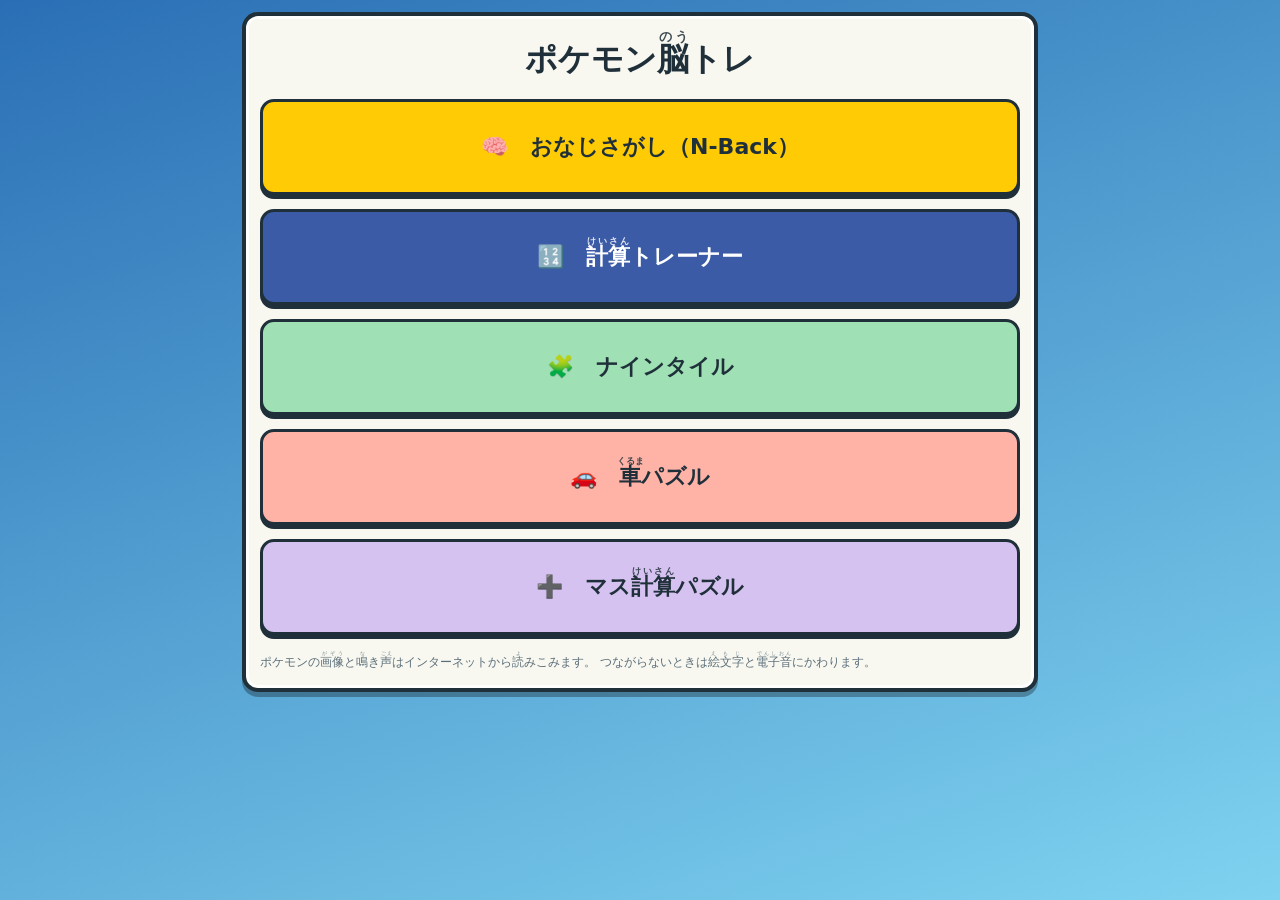
<file: pokemon-brain-trainer.html>
<!DOCTYPE html>
<html lang="ja">
<head>
<meta charset="UTF-8">
<meta name="viewport" content="width=device-width, initial-scale=1.0, maximum-scale=1.0, user-scalable=no, viewport-fit=cover">
<meta name="apple-mobile-web-app-capable" content="yes">
<meta name="mobile-web-app-capable" content="yes">
<meta name="apple-mobile-web-app-status-bar-style" content="black-translucent">
<meta name="theme-color" content="#2a6fb5">
<title>ポケモン脳トレ</title>
<style>
  :root{
    --bg:#2a6fb5; --bg2:#7fd3f0;
    --panel:#f8f8f0; --ink:#20303a;
    --line:#20303a;
    --accent:#ffcb05; --accent2:#3b5ba7;
    --red:#e3350d; --green:#3ba55d; --gray:#8a9aa5;
    --tap:64px;
    --safe-b:env(safe-area-inset-bottom, 0px);
    --safe-t:env(safe-area-inset-top, 0px);
  }
  *{box-sizing:border-box; -webkit-tap-highlight-color:transparent;}
  html,body{margin:0;padding:0;height:100%;}
  body{
    font-family:"Hiragino Maru Gothic ProN","Hiragino Kaku Gothic ProN","Yu Gothic",Meiryo,system-ui,sans-serif;
    background:linear-gradient(160deg,var(--bg),var(--bg2));
    color:var(--ink);
    overflow:hidden; overscroll-behavior:none;
    -webkit-user-select:none; user-select:none;
    -webkit-text-size-adjust:100%; touch-action:manipulation;
  }
  ruby rt{font-size:.42em; letter-spacing:0; color:inherit; opacity:.85;}
  #app{height:100vh; height:100dvh; display:flex; flex-direction:column;
       max-width:820px; margin:0 auto; padding-top:var(--safe-t);}
  .screen{flex:1; min-height:0; display:flex; flex-direction:column;}
  .screen.hidden{display:none;}
  .scroll{flex:1; min-height:0; overflow-y:auto; -webkit-overflow-scrolling:touch; padding:12px 12px 4px;}
  .bar{flex:none; padding:8px 12px calc(8px + var(--safe-b));}

  .panel{background:var(--panel); border:4px solid var(--line); border-radius:16px;
         box-shadow:0 5px 0 rgba(0,0,0,.3), inset 0 0 0 3px #fff; padding:14px; margin-bottom:12px;}
  h1{font-size:clamp(22px,6.5vw,32px); margin:0 0 10px; text-align:center;}
  h1 .sub{display:block;font-size:12px;font-weight:normal;color:#5b6e7a;margin-top:5px;}
  h2{font-size:clamp(17px,5vw,21px);margin:0 0 12px;border-bottom:3px solid var(--accent);padding-bottom:6px;}
  .q{font-size:16px; font-weight:bold; margin:18px 0 8px; display:flex; align-items:center; gap:8px;}
  .q:first-of-type{margin-top:2px;}
  .q .n{background:var(--accent2);color:#fff;border-radius:999px;width:28px;height:28px;flex:none;
        display:flex;align-items:center;justify-content:center;font-size:15px;}
  p.note{font-size:12px;color:#5b6e7a;line-height:1.8;margin:8px 0 0;}

  .btn{font-family:inherit; font-size:17px; font-weight:bold; min-height:var(--tap);
       padding:12px 18px; border-radius:14px; border:3px solid var(--line); background:#fff; color:var(--ink);
       cursor:pointer; box-shadow:0 4px 0 var(--line); transition:transform .05s, box-shadow .05s;}
  .btn:active{transform:translateY(3px); box-shadow:0 1px 0 var(--line);}
  .btn.primary{background:var(--accent);}
  .btn.blue{background:var(--accent2); color:#fff;}
  .btn.big{font-size:20px; min-height:84px; width:100%; margin:7px 0;}
  .btn.ghost{background:transparent;box-shadow:none;border-width:2px;min-height:46px;font-size:13px;padding:8px 14px;}

  .row{display:flex; flex-wrap:wrap; gap:8px; align-items:center;}
  .row.grow > *{flex:1 1 auto;}

  .chip{display:inline-flex; align-items:center; justify-content:center; gap:6px;
        border:3px solid var(--line); border-radius:999px; padding:0 14px; min-height:52px;
        font-size:15px; font-weight:bold; background:#fff; cursor:pointer; box-shadow:0 3px 0 var(--line);}
  .chip:active{transform:translateY(2px);box-shadow:0 1px 0 var(--line);}
  .chip.on{background:var(--accent);}
  .chip input{display:none;}
  .chip.wide{width:100%; border-radius:14px; justify-content:flex-start; text-align:left;
             padding:10px 16px; min-height:60px; line-height:1.45;}
  .chip.wide small{display:block;font-weight:normal;font-size:11px;color:#5b6e7a;}
  .chip.wide.on small{color:#6b5a06;}
  .chip .ic{font-size:22px;}

  .stepper{display:flex;align-items:center;gap:12px;justify-content:center;}
  .stepper .val{font-size:28px;font-weight:bold;min-width:130px;text-align:center;}
  .stepper button{width:58px;height:58px;font-size:26px;font-weight:bold;line-height:1;font-family:inherit;
    border:3px solid var(--line);border-radius:14px;background:#fff;cursor:pointer;box-shadow:0 3px 0 var(--line);}
  .stepper button:active{transform:translateY(2px);box-shadow:0 1px 0 var(--line);}
  input[type=range]{width:100%;height:38px;accent-color:var(--accent2);}

  .topbar{flex:none; display:flex; align-items:center; gap:8px; padding:8px 12px 0;}
  .topbar .spacer{flex:1;}
  .iconbtn{font-family:inherit; font-size:14px; font-weight:bold; border:3px solid var(--line);
           background:rgba(255,255,255,.92); border-radius:12px; min-height:48px; min-width:56px; padding:6px 12px;
           box-shadow:0 3px 0 var(--line); cursor:pointer;}
  .iconbtn:active{transform:translateY(2px);box-shadow:0 1px 0 var(--line);}

  .hud{display:flex; gap:6px; justify-content:space-between; align-items:center;
       font-size:13px; font-weight:bold; padding:8px 12px 0; flex-wrap:wrap;}
  .hud span{background:rgba(255,255,255,.92);border:2px solid var(--line);border-radius:8px;
            padding:6px 10px; white-space:nowrap; font-variant-numeric:tabular-nums;}

  /* ====== N-Back ====== */
  #gridWrap{flex:1; min-height:0; display:flex; align-items:center; justify-content:center; padding:10px;}
  #grid{display:grid; grid-template-columns:repeat(3,1fr); grid-template-rows:repeat(3,1fr); gap:7px;}
  .cell{border:3px solid #7c8f9b; border-radius:14px; background:#eef4f7;
        display:flex; align-items:center; justify-content:center; overflow:hidden;}
  .cell.active{border-color:var(--accent2); background:#dcecff;}
  .cell img,.cell svg{width:84%; height:84%; object-fit:contain; image-rendering:pixelated; animation:pop .16s ease-out;}
  .cell .fallback{font-size:min(9vw,44px); animation:pop .16s ease-out;}
  @keyframes pop{from{transform:scale(.5);opacity:0}to{transform:scale(1);opacity:1}}

  #bigmsg{flex:1; display:flex; align-items:center; justify-content:center;
          font-size:22vw; font-weight:bold; color:#fff; text-shadow:0 4px 0 rgba(0,0,0,.3);}
  #bigmsg.small{font-size:11vw;}

  #answerRow{display:flex; gap:8px;}
  #answerRow .btn{flex:1; min-height:96px; font-size:16px; line-height:1.35; padding:6px; position:relative;}
  #answerRow .btn small{display:block;font-size:10px;font-weight:normal;opacity:.75;margin-top:3px;}
  .btn.lit{background:#9fd0ff!important;color:var(--ink)!important;}
  .btn.good{background:var(--green)!important;color:#fff!important;}
  .btn.bad{background:#ffb4a8!important;color:var(--ink)!important;}
  .fbmark{position:absolute; top:2px; right:6px; font-size:26px;}

  /* ====== 計算 ====== */
  #mathBody{flex:1; min-height:0; display:flex; flex-direction:column; padding:8px 12px 0; gap:8px;}
  .timerbar{height:14px;background:rgba(255,255,255,.75);border:3px solid var(--line);
            border-radius:999px;overflow:hidden;flex:none;}
  .timerbar > div{height:100%;background:var(--green);width:100%;}
  .timerbar.warn > div{background:var(--red);}
  #mathTop{display:flex; align-items:center; gap:10px; flex:none;}
  #mathPoke{width:clamp(64px,18vw,110px);aspect-ratio:1;flex:none;display:flex;align-items:center;justify-content:center;}
  #mathPoke img{width:100%;height:100%;object-fit:contain;image-rendering:pixelated;}
  #mathPoke .fallback{font-size:clamp(34px,10vw,60px);}
  .bubble{position:relative; flex:1; min-width:0; background:#fff; border:3px solid var(--line);
    border-radius:16px; padding:10px; display:flex; align-items:center; justify-content:center; min-height:82px;}
  .bubble:before{content:""; position:absolute; left:-13px; top:32px;
    border:7px solid transparent; border-right-color:var(--line);}
  #question{font-size:clamp(26px,8.5vw,46px); font-weight:bold; letter-spacing:.03em;
            text-align:center; font-variant-numeric:tabular-nums; line-height:1.2;}
  #answerBox{flex:none; font-size:clamp(28px,9vw,42px); font-weight:bold; text-align:center; letter-spacing:.08em;
    border:3px dashed #7c8f9b; border-radius:14px; padding:6px; min-height:66px;
    background:rgba(255,255,255,.94); font-variant-numeric:tabular-nums;
    display:flex; align-items:center; justify-content:center;}
  #answerBox.ok{border-color:var(--green);background:#e6f7ec;color:var(--green);border-style:solid;}
  #answerBox.ng{border-color:var(--red);background:#fdeceb;color:var(--red);border-style:solid;
                animation:shake .3s; font-size:clamp(19px,5.6vw,32px);}
  @keyframes shake{0%,100%{transform:translateX(0)}25%{transform:translateX(-7px)}75%{transform:translateX(7px)}}

  #keypad{flex:1; min-height:0; display:grid; grid-template-columns:repeat(3,1fr);
          grid-template-rows:repeat(4,1fr); gap:7px; margin-top:4px;}
  #keypad button{font-family:inherit;font-size:clamp(24px,7vw,36px);font-weight:bold;
    border:4px solid var(--line);border-radius:14px;background:#fff;cursor:pointer;
    box-shadow:0 4px 0 var(--line); min-height:54px;}
  #keypad button:active{transform:translateY(3px);box-shadow:0 1px 0 var(--line);}
  #keypad .enter{background:var(--accent);}
  #keypad .del{background:#ffd9d4;}

  table.res{width:100%;border-collapse:collapse;font-size:14px;margin-top:8px;}
  table.res th,table.res td{border:2px solid #cfdae1;padding:8px 9px;text-align:left;}
  table.res th{background:#eef4f7;width:46%;font-size:13px;}
  table.res td{font-weight:bold;font-variant-numeric:tabular-nums;}
  table.res.lv th,table.res.lv td{text-align:center;width:auto;font-size:12px;padding:6px 4px;}
  .badge{display:inline-block;background:var(--accent);border:3px solid var(--line);border-radius:999px;
         padding:8px 18px;font-weight:bold;font-size:16px;margin:4px 6px 4px 0;}
  #resBig{font-size:clamp(24px,7vw,36px);font-weight:bold;text-align:center;margin:6px 0;}
  .gameframe{flex:1; min-height:0; width:100%; border:0; display:block; background:transparent; margin-top:8px;}
  .hidden{display:none!important;}
  .hist{font-size:12px;color:#5b6e7a;line-height:1.9;margin-top:10px;}
  .kbd{display:inline-block;border:2px solid var(--line);border-bottom-width:3px;border-radius:5px;
       padding:0 6px;font-size:11px;font-weight:bold;background:#fff;}
  .lvup{color:var(--green);font-weight:bold;}
  .lvdown{color:var(--red);font-weight:bold;}
  #audioInfo{font-size:11px;color:#5b6e7a;margin-top:6px;}

  @media (min-height:900px){
    :root{--tap:70px;}
    .btn.big{min-height:96px;font-size:22px;}
    #answerRow .btn{min-height:106px;font-size:18px;}
  }
  @media (orientation:landscape) and (max-height:520px){
    #answerRow .btn{min-height:64px;font-size:14px;}
    .btn.big{min-height:64px;font-size:18px;}
  }
</style>
</head>
<body>
<div id="app">

  <!-- ================= メニュー ================= -->
  <div id="screenMenu" class="screen">
    <div class="scroll">
      <div class="panel">
        <h1>ポケモン<ruby>脳<rt>のう</rt></ruby>トレ</h1>
        <button class="btn big primary" data-go="nbackSetup">🧠　おなじさがし（N-Back）</button>
        <button class="btn big blue" data-go="mathSetup">🔢　<ruby>計算<rt>けいさん</rt></ruby>トレーナー</button>
        <button class="btn big" style="background:#9fe0b4" data-go="tiles">🧩　ナインタイル</button>
        <button class="btn big" style="background:#ffb3a7" data-go="rush">🚗　<ruby>車<rt>くるま</rt></ruby>パズル</button>
        <button class="btn big" style="background:#d6c2f0" data-go="kenken">➕　マス<ruby>計算<rt>けいさん</rt></ruby>パズル</button>
        <p class="note">
          ポケモンの<ruby>画像<rt>がぞう</rt></ruby>と<ruby>鳴<rt>な</rt></ruby>き<ruby>声<rt>ごえ</rt></ruby>はインターネットから<ruby>読<rt>よ</rt></ruby>みこみます。
          つながらないときは<ruby>絵文字<rt>えもじ</rt></ruby>と<ruby>電子音<rt>でんしおん</rt></ruby>にかわります。
        </p>
      </div>
    </div>
  </div>

  <!-- ================= N-Back 設定 ================= -->
  <div id="screenNbackSetup" class="screen hidden">
    <div class="scroll">
      <div class="panel">
        <h2>おなじさがし の<ruby>設定<rt>せってい</rt></ruby></h2>

        <div class="q"><span class="n">1</span>なにを<ruby>覚<rt>おぼ</rt></ruby>える？</div>
        <div class="row" id="nbMode" style="flex-direction:column">
          <label class="chip wide on"><input type="radio" name="mode" value="pv" checked>
            <span class="ic">👀</span><span><ruby>位置<rt>いち</rt></ruby> ＋ <ruby>見<rt>み</rt></ruby>た<ruby>目<rt>め</rt></ruby>
            <small><ruby>音<rt>おと</rt></ruby>をつかいません</small></span></label>
          <label class="chip wide"><input type="radio" name="mode" value="pa">
            <span class="ic">👂</span><span><ruby>位置<rt>いち</rt></ruby> ＋ <ruby>鳴<rt>な</rt></ruby>き<ruby>声<rt>ごえ</rt></ruby>
            <small>マスにはモンスターボールが<ruby>出<rt>で</rt></ruby>ます。<ruby>声<rt>こえ</rt></ruby>でききわけます</small></span></label>
          <label class="chip wide"><input type="radio" name="mode" value="pva">
            <span class="ic">🔥</span><span>トリプル（<ruby>位置<rt>いち</rt></ruby>＋<ruby>見<rt>み</rt></ruby>た<ruby>目<rt>め</rt></ruby>＋<ruby>鳴<rt>な</rt></ruby>き<ruby>声<rt>ごえ</rt></ruby>）
            <small>3つ<ruby>同時<rt>どうじ</rt></ruby>。かなりむずかしい</small></span></label>
        </div>

        <div class="q"><span class="n">2</span>いくつ<ruby>前<rt>まえ</rt></ruby>とくらべる？</div>
        <div class="stepper">
          <button type="button" data-n="-1">−</button>
          <div class="val"><span id="nbNVal">2</span>こ<ruby>前<rt>まえ</rt></ruby></div>
          <button type="button" data-n="1">＋</button>
        </div>

        <div class="q"><span class="n">3</span>1<ruby>問<rt>もん</rt></ruby>の<ruby>時間<rt>じかん</rt></ruby></div>
        <div class="row grow" id="nbSpeed">
          <label class="chip"><input type="radio" name="spd" value="4500">🐢 4.5<ruby>秒<rt>びょう</rt></ruby></label>
          <label class="chip"><input type="radio" name="spd" value="4000">ゆっくり 4.0<ruby>秒<rt>びょう</rt></ruby></label>
          <label class="chip on"><input type="radio" name="spd" value="3200" checked>ふつう 3.2<ruby>秒<rt>びょう</rt></ruby></label>
          <label class="chip"><input type="radio" name="spd" value="2500">はやい 2.5<ruby>秒<rt>びょう</rt></ruby></label>
        </div>

        <div class="q"><span class="n">4</span><ruby>問題<rt>もんだい</rt></ruby>の<ruby>数<rt>かず</rt></ruby></div>
        <div class="row grow" id="nbTrials">
          <label class="chip"><input type="radio" name="trl" value="12">12</label>
          <label class="chip"><input type="radio" name="trl" value="15">15</label>
          <label class="chip on"><input type="radio" name="trl" value="20" checked>20</label>
          <label class="chip"><input type="radio" name="trl" value="30">30</label>
        </div>

        <div class="q"><span class="n">5</span>1<ruby>問<rt>もん</rt></ruby>ごとの ⭕❌<ruby>表示<rt>ひょうじ</rt></ruby></div>
        <div class="row grow" id="nbFb">
          <label class="chip on"><input type="radio" name="fb" value="on" checked>あり（れんしゅうむき）</label>
          <label class="chip"><input type="radio" name="fb" value="off">なし</label>
        </div>

        <div class="q"><span class="n">6</span><ruby>音<rt>おと</rt></ruby>の<ruby>大<rt>おお</rt></ruby>きさ</div>
        <input type="range" id="nbVol" min="0" max="100" value="70">
        <div class="row" style="margin-top:4px">
          <button class="btn ghost" type="button" id="nbTestCry">🔊 <ruby>鳴<rt>な</rt></ruby>き<ruby>声<rt>ごえ</rt></ruby>をためす</button>
        </div>
        <div id="audioInfo"></div>

        <p class="note">
          キーボードでは <span class="kbd">A</span>＝<ruby>位置<rt>いち</rt></ruby>、<span class="kbd">S</span>＝<ruby>見<rt>み</rt></ruby>た<ruby>目<rt>め</rt></ruby>、<span class="kbd">L</span>＝<ruby>鳴<rt>な</rt></ruby>き<ruby>声<rt>ごえ</rt></ruby>。
        </p>
        <div class="hist" id="history"></div>
      </div>
    </div>
    <div class="bar row grow">
      <button class="btn" data-go="menu" style="flex:0 0 32%">◀ もどる</button>
      <button class="btn primary" id="nbGo">はじめる ▶</button>
    </div>
  </div>

  <!-- ================= N-Back プレイ ================= -->
  <div id="screenNback" class="screen hidden">
    <div class="hud">
      <button class="iconbtn" id="nbQuit" style="min-width:48px;padding:6px 10px">◀</button>
      <span id="nbHudN"></span>
      <span id="nbHudTrial">0 / 0</span>
      <span id="nbHudScore">✔ 0</span>
    </div>
    <div id="gridWrap"><div id="grid"></div></div>
    <div id="bigmsg" class="hidden">3</div>
    <div class="bar"><div id="answerRow"></div></div>
  </div>

  <!-- ================= 計算 設定 ================= -->
  <div id="screenMathSetup" class="screen hidden">
    <div class="scroll">
      <div class="panel">
        <h2><ruby>計算<rt>けいさん</rt></ruby>トレーナー の<ruby>設定<rt>せってい</rt></ruby></h2>

        <div class="q"><span class="n">1</span>どんな<ruby>計算<rt>けいさん</rt></ruby>？（いくつでも）</div>
        <div class="row grow" id="mOps">
          <label class="chip on"><input type="checkbox" value="add" checked>➕ たし<ruby>算<rt>ざん</rt></ruby></label>
          <label class="chip on"><input type="checkbox" value="sub" checked>➖ ひき<ruby>算<rt>ざん</rt></ruby></label>
          <label class="chip"><input type="checkbox" value="mul">✖️ かけ<ruby>算<rt>ざん</rt></ruby></label>
          <label class="chip"><input type="checkbox" value="div">➗ わり<ruby>算<rt>ざん</rt></ruby></label>
        </div>

        <div class="q"><span class="n">2</span>むずかしさ</div>
        <div class="row grow" id="mLevel">
          <label class="chip on"><input type="radio" name="lv" value="1" checked>⭐ やさしい</label>
          <label class="chip"><input type="radio" name="lv" value="2">⭐⭐ ふつう</label>
          <label class="chip"><input type="radio" name="lv" value="3">⭐⭐⭐ むずかしい</label>
          <label class="chip"><input type="radio" name="lv" value="4">🔥 エクストラ</label>
        </div>
        <table class="res lv">
          <tr><th>　</th><th>たし<ruby>算<rt>ざん</rt></ruby>・ひき<ruby>算<rt>ざん</rt></ruby></th><th>かけ<ruby>算<rt>ざん</rt></ruby></th><th>わり<ruby>算<rt>ざん</rt></ruby></th></tr>
          <tr><th>⭐</th><td>1けた</td><td>1けた×1けた</td><td>九九のはんい</td></tr>
          <tr><th>⭐⭐</th><td>2けた</td><td>2けた×1けた</td><td>2けた÷1けた</td></tr>
          <tr><th>⭐⭐⭐</th><td>3けた</td><td>3けた×1けた</td><td>3けた÷1けた</td></tr>
          <tr><th>🔥</th><td>3けた</td><td>2けた×2けた</td><td>3けた÷2けた</td></tr>
        </table>
        <p class="note">ひき<ruby>算<rt>ざん</rt></ruby>の<ruby>答<rt>こた</rt></ruby>えがマイナスになることはありません。わり<ruby>算<rt>ざん</rt></ruby>はかならず<ruby>割<rt>わ</rt></ruby>りきれます。</p>

        <div class="q"><span class="n">3</span>おわりかた</div>
        <div class="row grow" id="mEnd">
          <label class="chip"><input type="radio" name="end" value="t30">⏱ 30<ruby>秒<rt>びょう</rt></ruby></label>
          <label class="chip"><input type="radio" name="end" value="t60">⏱ 60<ruby>秒<rt>びょう</rt></ruby></label>
          <label class="chip"><input type="radio" name="end" value="t120">⏱ 2<ruby>分<rt>ふん</rt></ruby></label>
          <label class="chip"><input type="radio" name="end" value="t300">⏱ 5<ruby>分<rt>ふん</rt></ruby></label>
          <label class="chip on"><input type="radio" name="end" value="c10" checked>📝 10<ruby>問<rt>もん</rt></ruby></label>
          <label class="chip"><input type="radio" name="end" value="c20">📝 20<ruby>問<rt>もん</rt></ruby></label>
          <label class="chip"><input type="radio" name="end" value="c30">📝 30<ruby>問<rt>もん</rt></ruby></label>
          <label class="chip"><input type="radio" name="end" value="c50">📝 50<ruby>問<rt>もん</rt></ruby></label>
        </div>

        <div class="q"><span class="n">4</span><ruby>鳴<rt>な</rt></ruby>き<ruby>声<rt>ごえ</rt></ruby></div>
        <div class="row grow" id="mSound">
          <label class="chip on"><input type="radio" name="snd" value="on" checked>🔊 あり</label>
          <label class="chip"><input type="radio" name="snd" value="off">🔇 なし</label>
        </div>
        <p class="note"><ruby>正解<rt>せいかい</rt></ruby>するとポケモンが<ruby>鳴<rt>な</rt></ruby>きます。</p>
        <div class="hist" id="mHistory"></div>
      </div>
    </div>
    <div class="bar row grow">
      <button class="btn" data-go="menu" style="flex:0 0 32%">◀ もどる</button>
      <button class="btn primary" id="mGo">はじめる ▶</button>
    </div>
  </div>

  <!-- ================= 計算 プレイ ================= -->
  <div id="screenMath" class="screen hidden">
    <div class="hud">
      <button class="iconbtn" id="mQuit" style="min-width:48px;padding:6px 10px">◀</button>
      <span id="mHudTime">0.0</span>
      <span id="mHudCount"></span>
      <span id="mHudScore">✔ 0</span>
      <span id="mHudStreak">🔗 0</span>
    </div>
    <div id="mathBody">
      <div class="timerbar" id="mBar"><div style="width:100%"></div></div>
      <div id="mathTop">
        <div id="mathPoke"></div>
        <div class="bubble"><div id="question">…</div></div>
      </div>
      <div id="answerBox">&nbsp;</div>
      <div id="keypad">
        <button data-k="7">7</button><button data-k="8">8</button><button data-k="9">9</button>
        <button data-k="4">4</button><button data-k="5">5</button><button data-k="6">6</button>
        <button data-k="1">1</button><button data-k="2">2</button><button data-k="3">3</button>
        <button class="del" data-k="del">⌫</button>
        <button data-k="0">0</button>
        <button class="enter" data-k="enter">⏎</button>
      </div>
    </div>
    <div class="bar" style="padding-top:0"></div>
  </div>

  <!-- ================= けっか ================= -->
  <div id="screenResult" class="screen hidden">
    <div class="scroll">
      <div class="panel">
        <h2 id="resTitle">けっか</h2>
        <div id="resPoke" style="text-align:center;margin-bottom:8px"></div>
        <div id="resBig"></div>
        <div id="resBadges" style="text-align:center"></div>
        <table class="res"><tbody id="resTable"></tbody></table>
        <div id="resMsg" style="margin-top:12px;font-size:13px;line-height:1.8"></div>
      </div>
    </div>
    <div class="bar row grow">
      <button class="btn" id="resBack" style="flex:0 0 30%">◀ <ruby>設定<rt>せってい</rt></ruby></button>
      <button class="btn" data-go="menu" style="flex:0 0 26%">メニュー</button>
      <button class="btn primary" id="resAgain">もういちど ▶</button>
    </div>
  </div>

  <!-- ================= 同梱ゲーム ================= -->
  <div id="screenTiles" class="screen hidden">
    <div class="topbar">
      <button class="iconbtn" data-go="menu">◀ もどる</button>
      <div class="spacer"></div>
      <button class="iconbtn" data-reload="tiles">↻ さいしょから</button>
    </div>
    <iframe class="gameframe" id="frameTiles" title="ナインタイル"></iframe>
  </div>

  <div id="screenRush" class="screen hidden">
    <div class="topbar">
      <button class="iconbtn" data-go="menu">◀ もどる</button>
      <div class="spacer"></div>
      <button class="iconbtn" data-reload="rush">↻ さいしょから</button>
    </div>
    <iframe class="gameframe" id="frameRush" title="車パズル"></iframe>
  </div>

  <div id="screenKenken" class="screen hidden">
    <div class="topbar">
      <button class="iconbtn" data-go="menu">◀ もどる</button>
      <div class="spacer"></div>
      <button class="iconbtn" data-reload="kenken">↻ さいしょから</button>
    </div>
    <iframe class="gameframe" id="frameKenken" title="マス計算パズル"></iframe>
  </div>

</div>

<script>
/* =========================================================
   0. データ
   ========================================================= */
const SPRITE = id => `https://raw.githubusercontent.com/PokeAPI/sprites/master/sprites/pokemon/${id}.png`;
/* 鳴き声は複数の配信元を順に試す。ogg 非対応の端末（iPhone / iPad の Safari）は
   2番目の mp3 が再生でき、どれも読めなければ最後に電子音で代用する。 */
const CRY_SOURCES = [
  p => `https://raw.githubusercontent.com/PokeAPI/cries/main/cries/pokemon/latest/${p.id}.ogg`,
  p => `https://play.pokemonshowdown.com/audio/cries/${p.en}.mp3`,
  p => `https://raw.githubusercontent.com/PokeAPI/cries/main/cries/pokemon/legacy/${p.id}.ogg`
];

const POKEMON = [
  {id:1,  name:"フシギダネ", en:"bulbasaur", e:"🌱"}, {id:4,  name:"ヒトカゲ",   en:"charmander", e:"🔥"},
  {id:7,  name:"ゼニガメ",   en:"squirtle",  e:"💧"}, {id:25, name:"ピカチュウ", en:"pikachu",    e:"⚡"},
  {id:39, name:"プリン",     en:"jigglypuff",e:"🎈"}, {id:52, name:"ニャース",   en:"meowth",     e:"🐱"},
  {id:54, name:"コダック",   en:"psyduck",   e:"🦆"}, {id:63, name:"ケーシィ",   en:"abra",       e:"🥄"},
  {id:66, name:"ワンリキー", en:"machop",    e:"💪"}, {id:74, name:"イシツブテ", en:"geodude",    e:"🪨"},
  {id:92, name:"ゴース",     en:"gastly",    e:"👻"}, {id:95, name:"イワーク",   en:"onix",       e:"🐍"},
  {id:104,name:"カラカラ",   en:"cubone",    e:"🦴"}, {id:129,name:"コイキング", en:"magikarp",   e:"🐟"},
  {id:131,name:"ラプラス",   en:"lapras",    e:"🌊"}, {id:133,name:"イーブイ",   en:"eevee",      e:"🦊"},
  {id:143,name:"カビゴン",   en:"snorlax",   e:"😴"}, {id:147,name:"ミニリュウ", en:"dratini",    e:"🐉"},
  {id:6,  name:"リザードン", en:"charizard", e:"🐲"}, {id:9,  name:"カメックス", en:"blastoise",  e:"🐢"},
  {id:3,  name:"フシギバナ", en:"venusaur",  e:"🌺"}, {id:26, name:"ライチュウ", en:"raichu",     e:"⚡"},
  {id:35, name:"ピッピ",     en:"clefairy",  e:"⭐"}, {id:37, name:"ロコン",     en:"vulpix",     e:"🦊"},
  {id:58, name:"ガーディ",   en:"growlithe", e:"🐕"}, {id:77, name:"ポニータ",   en:"ponyta",     e:"🐴"},
  {id:81, name:"コイル",     en:"magnemite", e:"🧲"}, {id:113,name:"ラッキー",   en:"chansey",    e:"🥚"},
  {id:123,name:"ストライク", en:"scyther",   e:"🗡️"}, {id:125,name:"エレブー",   en:"electabuzz", e:"🔌"},
  {id:126,name:"ブーバー",   en:"magmar",    e:"🌋"}, {id:137,name:"ポリゴン",   en:"porygon",    e:"🔷"},
  {id:144,name:"フリーザー", en:"articuno",  e:"❄️"}, {id:145,name:"サンダー",   en:"zapdos",     e:"🌩️"},
  {id:146,name:"ファイヤー", en:"moltres",   e:"🔥"}, {id:150,name:"ミュウツー", en:"mewtwo",     e:"🧬"},
  {id:151,name:"ミュウ",     en:"mew",       e:"✨"}, {id:94, name:"ゲンガー",   en:"gengar",     e:"😈"}
];
const byId = id => POKEMON.find(p => p.id === id);

const VIS_POOL = [25, 4, 7, 1, 129, 143, 94, 54].map(byId);
const AUD_POOL = [25, 143, 129, 94, 4, 7, 39, 81].map(byId);

const SYNTH = {
  25 :{w:'square',   f:[880,1500,1100,760],  d:.38, vib:0},
  4  :{w:'sawtooth', f:[300,520,430,250],    d:.48, vib:5},
  7  :{w:'triangle', f:[620,420,780,500],    d:.42, vib:0},
  1  :{w:'sine',     f:[440,470,455,330],    d:.55, vib:14},
  129:{w:'square',   f:[1300,1150,1300,1150],d:.26, vib:0},
  143:{w:'sawtooth', f:[110,86,140,70],      d:.75, vib:3},
  94 :{w:'sawtooth', f:[760,520,300,180],    d:.60, vib:9},
  54 :{w:'triangle', f:[520,900,560,860],    d:.44, vib:0},
  39 :{w:'sine',     f:[700,880,1050,900],   d:.50, vib:2},
  81 :{w:'square',   f:[200,205,200,205],    d:.35, vib:22}
};

/* =========================================================
   1. 画像
   ========================================================= */
const imgOK = {};
POKEMON.forEach(p => {
  const im = new Image();
  im.onload  = () => imgOK[p.id] = true;
  im.onerror = () => imgOK[p.id] = false;
  im.src = SPRITE(p.id);
});
function pokeNode(p){
  if(imgOK[p.id] === false){
    const s = document.createElement('span');
    s.className = 'fallback'; s.textContent = p.e; s.title = p.name;
    return s;
  }
  const im = document.createElement('img');
  im.src = SPRITE(p.id); im.alt = p.name; im.title = p.name; im.draggable = false;
  im.onerror = function(){
    imgOK[p.id] = false;
    const s = document.createElement('span');
    s.className = 'fallback'; s.textContent = p.e; s.title = p.name;
    if(this.parentNode) this.parentNode.replaceChild(s, this);
  };
  return im;
}
const BALL_SVG = `<svg viewBox="0 0 100 100" xmlns="http://www.w3.org/2000/svg">
  <circle cx="50" cy="50" r="44" fill="#f0f0f0" stroke="#20303a" stroke-width="6"/>
  <path d="M6 50a44 44 0 0 1 88 0z" fill="#e3350d" stroke="#20303a" stroke-width="6"/>
  <line x1="6" y1="50" x2="94" y2="50" stroke="#20303a" stroke-width="7"/>
  <circle cx="50" cy="50" r="14" fill="#fff" stroke="#20303a" stroke-width="6"/></svg>`;
function ballNode(){
  const d = document.createElement('div');
  d.style.cssText = 'width:84%;height:84%;display:flex';
  d.innerHTML = BALL_SVG;
  return d.firstElementChild;
}

/* =========================================================
   2. 音
   ========================================================= */
let ctx = null, master = null, cryBuf = {}, realCryAvailable = null, volume = 0.7;
function audioInit(){
  if(ctx) return ctx;
  const AC = window.AudioContext || window.webkitAudioContext;
  if(!AC) return null;
  ctx = new AC();
  master = ctx.createGain(); master.gain.value = volume; master.connect(ctx.destination);
  return ctx;
}
function audioUnlock(){
  const c = audioInit(); if(!c) return;
  if(c.state === 'suspended') c.resume();
  const b = c.createBuffer(1,1,22050), s = c.createBufferSource();
  s.buffer = b; s.connect(c.destination); s.start(0);
}
function setVolume(v){ volume = v; if(master) master.gain.value = v; }

const loading = {};
async function loadCry(id){
  if(cryBuf[id] !== undefined) return cryBuf[id];
  if(loading[id]) return loading[id];
  const c = audioInit();
  if(!c){ cryBuf[id] = null; return null; }
  const p = byId(id);
  loading[id] = (async () => {
    for(const src of CRY_SOURCES){
      try{
        const res = await fetch(src(p), {mode:'cors'});
        if(!res.ok) continue;
        const ab = await res.arrayBuffer();
        const buf = await new Promise((ok,ng) => {
          const r = c.decodeAudioData(ab, ok, ng);
          if(r && r.then) r.then(ok, ng);
        });
        cryBuf[id] = buf;
        if(realCryAvailable !== true){ realCryAvailable = true; updateAudioInfo(); }
        return buf;
      }catch(e){ /* 次の配信元へ */ }
    }
    cryBuf[id] = null;
    if(realCryAvailable === null){ realCryAvailable = false; updateAudioInfo(); }
    return null;
  })();
  const r = await loading[id];
  delete loading[id];
  return r;
}
function preloadCries(list){ list.forEach(p => loadCry(p.id)); }

const synthCache = {};
function synthFor(id){
  if(SYNTH[id]) return SYNTH[id];
  if(synthCache[id]) return synthCache[id];
  const waves = ['square','sawtooth','triangle','sine'];
  const h = (id * 2654435761) % 2147483647;
  const r = k => ((h >> (k*3)) % 100) / 100;
  const base = 150 + Math.round(r(1) * 750);
  return synthCache[id] = {
    w: waves[id % 4],
    f: [base, base*(1+r(2)), base*(0.6+r(3)), base*(0.8+r(4)*0.6)],
    d: 0.3 + r(5)*0.35,
    vib: Math.round(r(6)*15)
  };
}
function playSynth(id){
  const c = audioInit(); if(!c) return;
  if(c.state === 'suspended') c.resume();
  const s = synthFor(id), t0 = c.currentTime;
  const osc = c.createOscillator();
  osc.type = s.w;
  osc.frequency.setValueAtTime(s.f[0], t0);
  s.f.forEach((f,i) => { if(i) osc.frequency.linearRampToValueAtTime(f, t0 + s.d*(i/(s.f.length-1))); });
  const g = c.createGain();
  g.gain.setValueAtTime(0.0001, t0);
  g.gain.exponentialRampToValueAtTime(0.5, t0 + 0.02);
  g.gain.setValueAtTime(0.5, t0 + s.d*0.6);
  g.gain.exponentialRampToValueAtTime(0.0001, t0 + s.d);
  osc.connect(g);
  if(s.vib){
    const lfo = c.createOscillator(), lg = c.createGain();
    lfo.frequency.value = 11; lg.gain.value = s.f[0]*s.vib/100;
    lfo.connect(lg); lg.connect(osc.frequency); lfo.start(t0); lfo.stop(t0 + s.d);
  }
  g.connect(master || c.destination);
  osc.start(t0); osc.stop(t0 + s.d + 0.02);
}
function playCry(id){
  const c = audioInit(); if(!c) return;
  if(c.state === 'suspended') c.resume();
  const buf = cryBuf[id];
  if(buf){
    const src = c.createBufferSource();
    src.buffer = buf; src.connect(master); src.start(0);
  }else{
    playSynth(id);
    if(cryBuf[id] === undefined) loadCry(id);
  }
}
function updateAudioInfo(){
  const el = document.getElementById('audioInfo'); if(!el) return;
  el.textContent = realCryAvailable === true  ? 'なきごえ：ほんものの データを さいせいします'
                 : realCryAvailable === false ? 'なきごえ：よみこめないため でんしおんで だいようします'
                 : 'なきごえ：「ためす」を おすと かくにんできます';
}

/* =========================================================
   3. 共通
   ========================================================= */
const SCREENS = {
  menu:'screenMenu', nbackSetup:'screenNbackSetup', nback:'screenNback',
  mathSetup:'screenMathSetup', math:'screenMath', result:'screenResult',
  tiles:'screenTiles', rush:'screenRush', kenken:'screenKenken'
};
const mem = {};
const store = {
  get(k){ try{ return localStorage.getItem(k); }catch(e){ return mem[k] ?? null; } },
  set(k,v){ try{ localStorage.setItem(k,v); }catch(e){ mem[k] = v; } }
};
let current = 'menu';

function go(name){
  Object.values(SCREENS).forEach(id => document.getElementById(id).classList.add('hidden'));
  document.getElementById(SCREENS[name]).classList.remove('hidden');
  current = name;
  if(name === 'nbackSetup'){ renderHistory(); updateAudioInfo(); }
  if(name === 'mathSetup')  renderMathHistory();
  if(name === 'tiles' || name === 'rush' || name === 'kenken') loadGame(name, false);
  if(name === 'nback') fitGrid();
  const sc = document.querySelector('#' + SCREENS[name] + ' .scroll');
  if(sc) sc.scrollTop = 0;
}
document.addEventListener('click', e => {
  const t = e.target.closest('[data-go]');
  if(t){ go(t.dataset.go); return; }
  const r = e.target.closest('[data-reload]');
  if(r) loadGame(r.dataset.reload, true);
});

/* 同梱ゲームは iframe に丸ごと入れて動かす（CSSやJSがぶつからない）。
   埋め込みデータ内では閉じスクリプトタグを 1文字ずらして書いてあるので、ここで元に戻す。 */
const GAMES = {
  tiles :{src:'src_tiles',  frame:'frameTiles' },
  rush  :{src:'src_rush',   frame:'frameRush'  },
  kenken:{src:'src_kenken', frame:'frameKenken'}
};
function loadGame(key, force){
  const g = GAMES[key], f = document.getElementById(g.frame);
  if(f.dataset.loaded === '1' && !force) return;
  const raw = document.getElementById(g.src).textContent.trim();
  f.srcdoc = raw.split('<\\/script>').join('</' + 'script>');
  f.dataset.loaded = '1';
}

document.querySelectorAll('.chip input').forEach(inp => {
  inp.addEventListener('change', () => {
    const grp = inp.closest('.row');
    if(inp.type === 'radio'){
      grp.querySelectorAll('.chip').forEach(c => c.classList.remove('on'));
      inp.closest('.chip').classList.add('on');
    }else inp.closest('.chip').classList.toggle('on', inp.checked);
  });
});
const pickedRadio  = id => document.querySelector('#'+id+' input:checked').value;
const pickedChecks = id => [...document.querySelectorAll('#'+id+' input:checked')].map(i => i.value);

/* 押した瞬間に反応させる。click を待つと連打のとき取りこぼすので
   pointerdown で拾い、直後に来る合成 click は無視する。 */
function bindTap(el, fn){
  let last = 0;
  el.addEventListener('pointerdown', e => {
    if(e.isPrimary === false || (e.button && e.button !== 0)) return;
    last = Date.now();
    e.preventDefault();
    fn();
  });
  el.addEventListener('click', () => { if(Date.now() - last > 700) fn(); });
}

const rnd = n => Math.floor(Math.random() * n);

/* =========================================================
   4. Dual N-Back
   ========================================================= */
const CH = {
  pos:{rich:'<ruby>位置<rt>いち</rt></ruby>',                            key:'A', icon:'📍', pool:9},
  vis:{rich:'<ruby>見<rt>み</rt></ruby>た<ruby>目<rt>め</rt></ruby>',    key:'S', icon:'👀', pool:8},
  aud:{rich:'<ruby>鳴<rt>な</rt></ruby>き<ruby>声<rt>ごえ</rt></ruby>',  key:'L', icon:'👂', pool:8}
};
const CHPLAIN = {pos:'位置', vis:'見た目', aud:'鳴き声'};
const MODES = { pv:['pos','vis'], pa:['pos','aud'], pva:['pos','vis','aud'] };

let nbN = parseInt(store.get('nbN') || '2', 10);
function nbSetN(d){
  nbN = Math.min(9, Math.max(1, nbN + d));
  document.getElementById('nbNVal').textContent = nbN;
  store.set('nbN', nbN);
}
document.querySelectorAll('#screenNbackSetup .stepper button')
  .forEach(b => b.addEventListener('click', () => nbSetN(parseInt(b.dataset.n, 10))));
nbSetN(0);

const gridEl = document.getElementById('grid');
for(let i=0;i<9;i++){ const c = document.createElement('div'); c.className='cell'; gridEl.appendChild(c); }
const cells = [...gridEl.children];

/* グリッドは常に正方形：外枠の短いほうの辺に合わせて実寸を指定する */
const gridWrapEl = document.getElementById('gridWrap');
function fitGrid(){
  const w = gridWrapEl.clientWidth  - 8;
  const h = gridWrapEl.clientHeight - 8;
  const s = Math.max(120, Math.min(w, h));
  gridEl.style.width  = s + 'px';
  gridEl.style.height = s + 'px';
}
if(window.ResizeObserver) new ResizeObserver(fitGrid).observe(gridWrapEl);
window.addEventListener('resize', fitGrid);
window.addEventListener('orientationchange', () => setTimeout(fitGrid, 250));

function buildSequence(n, trials, channels, rate){
  rate = rate || 0.3;
  const seq = [];
  for(let i=0;i<trials;i++){
    const t = {};
    channels.forEach(ch => {
      const pool = CH[ch].pool;
      if(i >= n && Math.random() < rate) t[ch] = seq[i-n][ch];
      else{ let v; do{ v = rnd(pool); }while(i >= n && v === seq[i-n][ch]); t[ch] = v; }
    });
    seq.push(t);
  }
  return seq;
}

let nb = null, nbTimers = [];
const clearNbTimers = () => { nbTimers.forEach(clearTimeout); nbTimers = []; };
const later = (fn, ms) => { nbTimers.push(setTimeout(fn, ms)); };

document.getElementById('nbTestCry').addEventListener('click', async () => {
  audioUnlock(); setVolume(document.getElementById('nbVol').value / 100);
  const p = AUD_POOL[rnd(AUD_POOL.length)];
  await loadCry(p.id); playCry(p.id); updateAudioInfo();
});
document.getElementById('nbVol').addEventListener('input', e => setVolume(e.target.value/100));
document.getElementById('nbQuit').addEventListener('click', nbAbort);

document.getElementById('nbGo').addEventListener('click', () => nbStart({
  mode  : pickedRadio('nbMode'),
  n     : nbN,
  speed : parseInt(pickedRadio('nbSpeed'), 10),
  trials: parseInt(pickedRadio('nbTrials'), 10) + nbN,
  fb    : pickedRadio('nbFb') === 'on'
}));

function nbStart(cfg){
  audioUnlock(); setVolume(document.getElementById('nbVol').value / 100);
  const channels = MODES[cfg.mode];
  if(channels.includes('aud')) preloadCries(AUD_POOL);

  nb = {...cfg, channels, i:-1, pressed:{}, stat:{}, running:true,
        seq: buildSequence(cfg.n, cfg.trials, channels)};
  channels.forEach(ch => nb.stat[ch] = {hit:0, miss:0, fa:0, cr:0});

  buildAnswerRow(channels);
  document.getElementById('nbHudN').innerHTML = cfg.n + 'こ<ruby>前<rt>まえ</rt></ruby>';
  document.getElementById('nbHudTrial').textContent = '0 / ' + cfg.trials;
  document.getElementById('nbHudScore').textContent = '✔ 0';
  cells.forEach(c => { c.className = 'cell'; c.innerHTML = ''; });
  go('nback');
  countdown(3, nbNext);
}

function buildAnswerRow(channels){
  const row = document.getElementById('answerRow');
  row.innerHTML = '';
  channels.forEach(ch => {
    const b = document.createElement('button');
    b.className = 'btn blue'; b.id = 'btn_' + ch;
    b.innerHTML = `<span style="font-size:26px">${CH[ch].icon}</span><br>おなじ${CH[ch].rich}<small>${CH[ch].key}</small>`;
    bindTap(b, () => nbPress(ch));
    row.appendChild(b);
  });
}

function countdown(k, done){
  const stage = gridWrapEl, big = document.getElementById('bigmsg');
  stage.classList.add('hidden'); big.classList.remove('hidden'); big.classList.remove('small');
  const tick = v => {
    if(!nb || !nb.running) return;
    if(v === 0){
      big.textContent = 'よーい ドン！'; big.classList.add('small');
      later(() => { big.classList.add('hidden'); stage.classList.remove('hidden'); fitGrid(); done(); }, 700);
      return;
    }
    big.textContent = v;
    later(() => tick(v-1), 700);
  };
  tick(k);
}

function nbNext(){
  if(!nb || !nb.running) return;
  if(nb.i >= 0) nbScoreTrial();
  nb.i++;
  if(nb.i >= nb.trials){ nbFinish(); return; }

  nb.pressed = {};
  nb.channels.forEach(ch => document.getElementById('btn_' + ch).classList.remove('lit'));
  document.getElementById('nbHudTrial').textContent = (nb.i+1) + ' / ' + nb.trials;

  const t = nb.seq[nb.i];
  cells.forEach(c => { c.className = 'cell'; c.innerHTML = ''; });
  const cell = cells[t.pos];
  cell.classList.add('active');
  cell.appendChild(nb.channels.includes('vis') ? pokeNode(VIS_POOL[t.vis]) : ballNode());
  if(nb.channels.includes('aud')) playCry(AUD_POOL[t.aud].id);

  const showMs = Math.round(nb.speed * 0.6);
  later(() => { cell.classList.remove('active'); cell.innerHTML = ''; }, showMs);
  later(nbNext, nb.speed);
}

function nbPress(ch){
  if(!nb || !nb.running || nb.i < 0) return;
  if(!nb.channels.includes(ch) || nb.pressed[ch]) return;
  nb.pressed[ch] = true;
  document.getElementById('btn_' + ch).classList.add('lit');
}

function showFeedback(ch, good){
  const b = document.getElementById('btn_' + ch);
  b.classList.remove('good','bad');
  b.classList.add(good ? 'good' : 'bad');
  const m = document.createElement('span');
  m.className = 'fbmark'; m.textContent = good ? '⭕' : '❌';
  b.appendChild(m);
  later(() => { b.classList.remove('good','bad'); if(m.parentNode) m.remove(); },
        Math.min(900, nb.speed * 0.5));
}

function nbScoreTrial(){
  const i = nb.i;
  if(i < nb.n) return;
  const cur = nb.seq[i], prev = nb.seq[i - nb.n];
  nb.channels.forEach(ch => {
    const isMatch = cur[ch] === prev[ch];
    const p = !!nb.pressed[ch], s = nb.stat[ch];
    if(isMatch && p) s.hit++;
    else if(isMatch && !p) s.miss++;
    else if(!isMatch && p) s.fa++;
    else s.cr++;
    if(nb.fb) showFeedback(ch, isMatch === p);
  });
  const hits = nb.channels.reduce((a,ch) => a + nb.stat[ch].hit, 0);
  document.getElementById('nbHudScore').textContent = '✔ ' + hits;
}

const accOf = s => { const t = s.hit+s.miss+s.fa+s.cr; return t ? (s.hit+s.cr)/t : 0; };

function nbAbort(){
  if(nb) nb.running = false;
  clearNbTimers();
  gridWrapEl.classList.remove('hidden');
  document.getElementById('bigmsg').classList.add('hidden');
  go('nbackSetup');
}

function nbFinish(){
  nb.running = false; clearNbTimers();
  const accs = nb.channels.map(ch => accOf(nb.stat[ch]));
  const overall = accs.reduce((a,b) => a+b, 0) / accs.length;
  const scored = nb.trials - nb.n;
  const misses = nb.channels.reduce((a,ch) => a + nb.stat[ch].miss, 0);
  const pct = Math.round(overall * 100);

  let verdict, cls = '';
  const RB = s => s;  // 可読ヘルパ
  if(overall >= 0.85 && misses <= Math.max(1, scored*0.15)){
    cls = 'lvup';
    verdict = `かんぺき！ つぎは ${Math.min(9,nb.n+1)}こ<ruby>前<rt>まえ</rt></ruby>に ちょうせんしてみよう。`;
    nbN = Math.min(9, nb.n + 1);
  }else if(overall < 0.65){
    cls = 'lvdown';
    verdict = nb.n > 1
      ? `すこし むずかしかったね。${nb.n-1}こ<ruby>前<rt>まえ</rt></ruby>で れんしゅうしよう。`
      : `ゆっくりで だいじょうぶ。もういちど やってみよう。`;
    nbN = Math.max(1, nb.n - 1);
  }else{
    verdict = `いいちょうし！ もうすこし ${nb.n}こ<ruby>前<rt>まえ</rt></ruby>を つづけよう。`;
  }
  document.getElementById('nbNVal').textContent = nbN;
  store.set('nbN', nbN);

  const MODENAME = {pv:'位置＋見た目', pa:'位置＋鳴き声', pva:'トリプル'};
  const hist = JSON.parse(store.get('nbHist') || '[]');
  hist.unshift({n:nb.n, m:MODENAME[nb.mode], acc:pct, t:new Date().toLocaleString('ja-JP')});
  store.set('nbHist', JSON.stringify(hist.slice(0,20)));

  const star = POKEMON[rnd(POKEMON.length)];
  showStar(star, star.name + 'が みにきたよ！');

  document.getElementById('resTitle').innerHTML =
    `おなじさがし（${nb.n}こ<ruby>前<rt>まえ</rt></ruby>・${MODENAME[nb.mode]}）`;
  document.getElementById('resBig').innerHTML =
    `<ruby>正解率<rt>せいかいりつ</rt></ruby> ${pct}%`;
  document.getElementById('resBadges').innerHTML = '';
  document.getElementById('resTable').innerHTML =
    nb.channels.map(ch => {
      const s = nb.stat[ch];
      return `<tr><th>${CH[ch].rich}：<ruby>正解率<rt>せいかいりつ</rt></ruby></th><td>${Math.round(accOf(s)*100)}%</td></tr>
              <tr><th>${CH[ch].rich}：⭕／みのがし／おしすぎ</th><td>${s.hit} / ${s.miss} / ${s.fa}</td></tr>`;
    }).join('') +
    `<tr><th>とった<ruby>問題数<rt>もんだいすう</rt></ruby></th><td>${scored}</td></tr>`;
  document.getElementById('resMsg').innerHTML = `<span class="${cls}">${verdict}</span>`;

  const cfg = {...nb};
  document.getElementById('resAgain').onclick = () => nbStart({...cfg, n:nbN, trials:cfg.trials - cfg.n + nbN});
  document.getElementById('resBack').onclick  = () => go('nbackSetup');
  go('result');
}

function showStar(p, caption){
  const box = document.getElementById('resPoke');
  box.innerHTML = '';
  const nd = pokeNode(p);
  nd.style.width = '120px'; nd.style.height = '120px';
  if(nd.tagName === 'SPAN') nd.style.fontSize = '72px';
  box.appendChild(nd);
  const cap = document.createElement('div');
  cap.style.cssText = 'font-size:13px;color:#5b6e7a';
  cap.textContent = caption || '';
  box.appendChild(cap);
}
function renderHistory(){
  const hist = JSON.parse(store.get('nbHist') || '[]');
  const el = document.getElementById('history');
  el.innerHTML = hist.length ? '<b>これまでの きろく</b><br>' +
    hist.map(h => `${h.t}／${h.n}こ前 ${h.m||''} ${h.acc}%`).join('<br>') : '';
}

/* =========================================================
   5. 計算トレーナー
   ========================================================= */
let mg = null, mRaf = null;

function randDigits(d){
  const lo = d === 1 ? 1 : Math.pow(10, d-1);
  return lo + rnd(Math.pow(10,d) - 1 - lo + 1);
}
/* level 1=やさしい 2=ふつう 3=むずかしい 4=エクストラ
   たし算・ひき算: 1/2/3/3けた  かけ算: 1×1 / 2×1 / 3×1 / 2×2  わり算: 九九 / 2÷1 / 3÷1 / 3÷2 */
function makeQuestion(ops, level){
  const op = ops[rnd(ops.length)];
  const dig = Math.min(level, 3);

  if(op === 'add'){
    const a = randDigits(dig), b = randDigits(dig);
    return {text:`${a} ＋ ${b}`, ans:a+b};
  }
  if(op === 'sub'){
    let a = randDigits(dig), b = randDigits(dig);
    if(b > a){ const t=a; a=b; b=t; }
    return {text:`${a} － ${b}`, ans:a-b};
  }
  if(op === 'mul'){
    let a, b;
    if(level === 1){ a = 1 + rnd(9);   b = 1 + rnd(9); }
    else if(level === 2){ a = 10 + rnd(90);  b = 2 + rnd(8); }
    else if(level === 3){ a = 100 + rnd(900); b = 2 + rnd(8); }
    else { a = 10 + rnd(90); b = 10 + rnd(90); }
    return {text:`${a} × ${b}`, ans:a*b};
  }
  if(level === 1){
    const b = 2 + rnd(8), q = 1 + rnd(9);
    return {text:`${b*q} ÷ ${b}`, ans:q};
  }
  const maxD = level === 2 ? 99 : 999;
  const minD = level === 2 ? 10 : 100;
  const bLo  = level === 4 ? 11 : 2;
  const bHi  = level === 4 ? 29 : 9;
  for(let k=0;k<300;k++){
    const b = bLo + rnd(bHi - bLo + 1);
    const qmax = Math.floor(maxD / b);
    if(qmax < 2) continue;
    const q = 2 + rnd(qmax - 1);
    const a = b * q;
    if(a >= minD && a <= maxD) return {text:`${a} ÷ ${b}`, ans:q};
  }
  return {text:'12 ÷ 4', ans:3};
}

document.getElementById('mQuit').addEventListener('click', mAbort);
document.querySelectorAll('#keypad button').forEach(b => bindTap(b, () => mKey(b.dataset.k)));

document.getElementById('mGo').addEventListener('click', () => {
  const ops = pickedChecks('mOps');
  if(!ops.length){ alert('けいさんの しゅるいを 1つ いじょう えらんでください。'); return; }
  const end = pickedRadio('mEnd');
  mStart({
    ops, level: parseInt(pickedRadio('mLevel'), 10),
    sound: pickedRadio('mSound') === 'on',
    limit: end[0] === 't' ? parseInt(end.slice(1),10) : null,
    count: end[0] === 'c' ? parseInt(end.slice(1),10) : null
  });
});

function mStart(cfg){
  if(cfg.sound){ audioUnlock(); setVolume(document.getElementById('nbVol').value / 100); }
  mg = {...cfg, correct:0, wrong:0, streak:0, best:0, input:'', buffer:'', locked:false,
        lastOk:false, log:[], running:true, asked:0, startAt: performance.now()};
  mg.endAt = cfg.limit ? performance.now() + cfg.limit*1000 : null;

  document.getElementById('mHudScore').textContent  = '✔ 0';
  document.getElementById('mHudStreak').textContent = '🔗 0';
  document.getElementById('mBar').classList.remove('warn');
  go('math');
  mNewQuestion();
  mTick();
}

function mTick(){
  if(!mg || !mg.running) return;
  const bar = document.getElementById('mBar');
  const elapsed = (performance.now() - mg.startAt) / 1000;
  if(mg.limit){
    const left = Math.max(0, mg.endAt - performance.now());
    document.getElementById('mHudTime').textContent = '⏱ ' + (left/1000).toFixed(1);
    document.getElementById('mHudCount').textContent = mg.asked + 'もんめ';
    bar.firstElementChild.style.width = (left/(mg.limit*1000)*100) + '%';
    bar.classList.toggle('warn', left < 10000);
    if(left <= 0){ mFinish(); return; }
  }else{
    /* 問題数モードでも経過タイムを表示。バーは進みぐあい */
    document.getElementById('mHudTime').textContent = '⏱ ' + elapsed.toFixed(1);
    document.getElementById('mHudCount').textContent = mg.asked + ' / ' + mg.count;
    bar.firstElementChild.style.width = ((mg.asked - 1) / mg.count * 100) + '%';
  }
  mRaf = requestAnimationFrame(mTick);
}

function mNewQuestion(){
  if(mg.count && mg.asked >= mg.count){ mFinish(); return; }
  mg.asked++;
  mg.q = makeQuestion(mg.ops, mg.level);
  mg.poke = POKEMON[rnd(POKEMON.length)];
  const box = document.getElementById('mathPoke');
  box.innerHTML = ''; box.appendChild(pokeNode(mg.poke));
  if(mg.sound) loadCry(mg.poke.id);
  mg.input = mg.buffer || '';        // ⭕表示のあいだに押した数字を引き継ぐ
  mg.buffer = ''; mg.locked = false;
  document.getElementById('question').textContent = mg.q.text + ' ＝ ?';
  const ans = document.getElementById('answerBox');
  ans.className = ''; ans.textContent = mg.input || ' ';
}

function mKey(k){
  if(!mg || !mg.running) return;
  if(mg.locked){
    if(mg.lastOk && k >= '0' && k <= '9' && (mg.buffer||'').length < 7) mg.buffer = (mg.buffer||'') + k;
    return;
  }
  if(k === 'enter'){ mSubmit(); return; }
  if(k === 'del') mg.input = mg.input.slice(0,-1);
  else if(mg.input.length < 7) mg.input += k;
  document.getElementById('answerBox').textContent = mg.input || ' ';
}

function mSubmit(){
  if(!mg.input.length) return;
  const val = parseInt(mg.input, 10), box = document.getElementById('answerBox');
  mg.locked = true; mg.buffer = '';
  const ok = val === mg.q.ans;
  mg.lastOk = ok;
  mg.log.push({q:mg.q.text, ans:mg.q.ans, your:val, ok});
  if(ok){
    mg.correct++; mg.streak++; mg.best = Math.max(mg.best, mg.streak);
    box.className = 'ok'; box.textContent = mg.input + ' ⭕';
    if(mg.sound) playCry(mg.poke.id);
  }else{
    mg.wrong++; mg.streak = 0;
    box.className = 'ng'; box.textContent = `${mg.input} ❌　こたえは ${mg.q.ans}`;
  }
  document.getElementById('mHudScore').textContent  = '✔ ' + mg.correct;
  document.getElementById('mHudStreak').textContent = '🔗 ' + mg.streak;
  setTimeout(() => { if(mg && mg.running) mNewQuestion(); }, ok ? 300 : 1400);
}

function mAbort(){
  if(mg) mg.running = false;
  cancelAnimationFrame(mRaf);
  go('mathSetup');
}

function mFinish(){
  mg.running = false; cancelAnimationFrame(mRaf);
  const total = mg.correct + mg.wrong;
  const acc = total ? Math.round(mg.correct/total*100) : 0;
  const secs = mg.limit ? mg.limit : (performance.now() - mg.startAt)/1000;
  const perMin = secs > 0 ? (mg.correct / secs * 60).toFixed(1) : '0';

  const hist = JSON.parse(store.get('mHist') || '[]');
  hist.unshift({c:mg.correct, acc, lim:mg.limit, cnt:mg.count,
                sec:Math.round(secs*10)/10, t:new Date().toLocaleString('ja-JP')});
  store.set('mHist', JSON.stringify(hist.slice(0,20)));

  const star = POKEMON[rnd(POKEMON.length)];
  showStar(star, mg.correct >= 20 ? star.name + 'は かんしんしている！' : star.name + 'が おうえんしていた！');
  if(mg.sound) playCry(star.id);

  const OPNAME = {add:'たし算', sub:'ひき算', mul:'かけ算', div:'わり算'};
  const LVNAME = {1:'⭐', 2:'⭐⭐', 3:'⭐⭐⭐', 4:'🔥エクストラ'};

  document.getElementById('resTitle').innerHTML = '<ruby>計算<rt>けいさん</rt></ruby>トレーナー の けっか';
  document.getElementById('resBig').textContent = `${total}もん ちゅう ${mg.correct}もん せいかい！`;
  document.getElementById('resBadges').innerHTML =
    `<span class="badge">⏱ ${secs.toFixed(1)}<ruby>秒<rt>びょう</rt></ruby></span>` +
    `<span class="badge"><ruby>正解率<rt>せいかいりつ</rt></ruby> ${acc}%</span>`;
  document.getElementById('resTable').innerHTML = `
    <tr><th>かかった<ruby>時間<rt>じかん</rt></ruby></th><td>${secs.toFixed(1)} <ruby>秒<rt>びょう</rt></ruby></td></tr>
    <tr><th>⭕ ／ ❌</th><td>${mg.correct} / ${mg.wrong}</td></tr>
    <tr><th>1<ruby>分<rt>ぷん</rt></ruby>あたり</th><td>${perMin} もん</td></tr>
    <tr><th>れんぞく<ruby>正解<rt>せいかい</rt></ruby></th><td>${mg.best} もん</td></tr>
    <tr><th>やった<ruby>計算<rt>けいさん</rt></ruby></th><td>${mg.ops.map(o => OPNAME[o]).join('・')}（${LVNAME[mg.level]}）</td></tr>`;

  const misses = mg.log.filter(l => !l.ok);
  document.getElementById('resMsg').innerHTML = misses.length
    ? '<b>まちがえた もんだい</b><br>' + misses.map(l =>
        `${l.q} ＝ <b>${l.ans}</b>　<span style="color:#e3350d">(こたえた<ruby>数<rt>かず</rt></ruby>：${l.your})</span>`).join('<br>')
    : '<b style="color:#3ba55d">ぜんぶ せいかい！ おみごと！</b>';

  const cfg = {...mg};
  document.getElementById('resAgain').onclick = () => mStart(cfg);
  document.getElementById('resBack').onclick  = () => go('mathSetup');
  go('result');
}

function renderMathHistory(){
  const hist = JSON.parse(store.get('mHist') || '[]');
  const el = document.getElementById('mHistory');
  el.innerHTML = hist.length ? '<b>これまでの きろく</b><br>' +
    hist.map(h => {
      const mode = h.lim ? h.lim + '秒' : h.cnt + '問';
      const time = h.sec ? '・' + h.sec + '秒' : '';
      return `${h.t}／${mode}で ${h.c}問正解（${h.acc}%${time}）`;
    }).join('<br>') : '';
}

/* =========================================================
   6. キーボード（任意）
   ========================================================= */
document.addEventListener('keydown', e => {
  if(current === 'nback'){
    const k = e.key.toLowerCase();
    if(k === 'a'){ e.preventDefault(); nbPress('pos'); }
    if(k === 's'){ e.preventDefault(); nbPress('vis'); }
    if(k === 'l'){ e.preventDefault(); nbPress('aud'); }
    if(k === 'escape') nbAbort();
  }else if(current === 'math'){
    if(e.key >= '0' && e.key <= '9'){ e.preventDefault(); mKey(e.key); }
    else if(e.key === 'Enter'){ e.preventDefault(); mKey('enter'); }
    else if(e.key === 'Backspace'){ e.preventDefault(); mKey('del'); }
    else if(e.key === 'Escape') mAbort();
  }
});

go('menu');
updateAudioInfo();
fitGrid();
</script>

<!-- ===== 同梱ゲーム（iframe に読み込む生データ） ===== -->
<script type="text/plain" id="src_tiles">
<!DOCTYPE html>
<html lang="ja">
<head>
<meta charset="utf-8">
<meta name="viewport" content="width=device-width, initial-scale=1, viewport-fit=cover, maximum-scale=1">
<meta name="theme-color" content="#AEBCB4">
<title>ナインタイル 出題器</title>
<link rel="preconnect" href="https://fonts.googleapis.com">
<link rel="preconnect" href="https://fonts.gstatic.com" crossorigin>
<link href="https://fonts.googleapis.com/css2?family=Zen+Kaku+Gothic+New:wght@400;500;700;900&family=Roboto+Mono:wght@400;500;700&display=swap" rel="stylesheet">
<style>
:root{
  --field:#AEBCB4;
  --field-line:#9FAFA6;
  --surface:#FBFAF6;
  --ink:#13191B;
  --ink-soft:#4E5A57;
  --hair:#8A9A92;
  --tile:#FCFBF8;
  --tile-edge:#C4CFC8;
  --m0:#EFB01F; --m1:#E4568B; --m2:#2C6BE0; --m3:#1F9E64; --m4:#EE7524; --m5:#8A5A38;
}
*{box-sizing:border-box;-webkit-tap-highlight-color:transparent}
html,body{margin:0;padding:0}
body{
  font-family:"Zen Kaku Gothic New",system-ui,-apple-system,sans-serif;
  color:var(--ink);
  background-color:var(--field);
  background-image:
    linear-gradient(var(--field-line) 1px, transparent 1px),
    linear-gradient(90deg, var(--field-line) 1px, transparent 1px);
  background-size:26px 26px;
  min-height:100dvh;
  padding:14px 14px calc(18px + env(safe-area-inset-bottom));
  max-width:560px;margin:0 auto;
  -webkit-user-select:none;user-select:none;
}
.eyebrow{
  font-family:"Roboto Mono",monospace;font-size:10px;font-weight:500;
  letter-spacing:.22em;color:var(--ink-soft);text-transform:uppercase;
}
h1{
  font-size:clamp(22px,7vw,30px);font-weight:900;letter-spacing:-.02em;
  margin:2px 0 12px;line-height:1;
}

/* ── top row: target card + status ── */
.top{display:flex;gap:12px;align-items:stretch}
.card{
  background:var(--surface);border-radius:14px;padding:11px;
  box-shadow:0 2px 0 rgba(19,25,27,.18), 0 8px 20px -12px rgba(19,25,27,.5);
}
.target-card{flex:0 0 auto}
.card-label{
  font-size:10px;font-weight:700;letter-spacing:.16em;color:var(--ink-soft);
  margin-bottom:7px;text-align:center;
}
.mini-grid{display:grid;grid-template-columns:repeat(3,1fr);gap:3px;width:120px}
.mini{background:#EEF0EC;border-radius:4px;aspect-ratio:1}
.mini svg{width:100%;height:100%;display:block}

.status{flex:1;display:flex;flex-direction:column;justify-content:space-between;gap:8px}
.clock{
  font-family:"Roboto Mono",monospace;font-weight:700;
  font-size:clamp(30px,10.5vw,42px);line-height:.95;letter-spacing:-.03em;
  font-variant-numeric:tabular-nums;
}
.clock small{font-size:.5em;font-weight:500;opacity:.55}
.meta{font-family:"Roboto Mono",monospace;font-size:11px;color:var(--ink-soft);line-height:1.7}
.meta b{color:var(--ink);font-weight:700}

.seg{display:flex;background:rgba(255,255,255,.42);border-radius:999px;padding:3px;gap:2px}
.seg button{
  flex:1;border:0;background:transparent;border-radius:999px;padding:7px 2px;
  font-family:inherit;font-size:12px;font-weight:700;color:var(--ink-soft);cursor:pointer;
}
.seg button[aria-pressed="true"]{background:var(--ink);color:var(--surface)}

/* ── board ── */
.board-wrap{margin:16px 0 12px}
.board{
  display:grid;grid-template-columns:repeat(3,1fr);grid-template-rows:repeat(3,1fr);gap:9px;
  width:var(--bsz,100%);margin:0 auto;
}
.cell{
  aspect-ratio:1/1;perspective:700px;background:none;border:0;padding:0;
  cursor:pointer;border-radius:13px;touch-action:none;position:relative;
}
.cell:focus-visible{outline:3px solid var(--ink);outline-offset:3px}
.inner{
  position:relative;width:100%;height:100%;transform-style:preserve-3d;
  transition:transform .34s cubic-bezier(.3,1.5,.5,1);
}
.cell.flipped .inner{transform:rotateY(180deg)}
.cell.noanim .inner{transition:none}
.face{
  position:absolute;inset:0;backface-visibility:hidden;-webkit-backface-visibility:hidden;
  background:var(--tile);border-radius:13px;
  box-shadow:0 3px 0 var(--tile-edge), 0 9px 18px -10px rgba(19,25,27,.7);
  display:flex;align-items:center;justify-content:center;
}
.face.back{transform:rotateY(180deg)}
.face .mark{position:absolute;inset:0;display:flex;align-items:center;justify-content:center}
.face .mark svg{width:64%;height:64%;display:block}
.face .ghost{
  position:absolute;top:5.5%;right:5.5%;width:27%;height:27%;
  display:flex;align-items:center;justify-content:center;
  background:var(--tile);border:1.5px solid var(--tile-edge);border-radius:7px;
  opacity:0;transform:scale(.6);transform-origin:top right;
  transition:opacity .22s ease, transform .22s cubic-bezier(.3,1.5,.5,1);
}
.face .ghost svg{width:70%;height:70%;display:block}
.cell.picked .face .ghost{opacity:1;transform:scale(1)}
.cell.picked .inner{transform:translateY(-7px) scale(1.05)}
.cell.picked.flipped .inner{transform:translateY(-7px) scale(1.05) rotateY(180deg)}
.cell.picked .face{box-shadow:0 0 0 3px var(--ink), 0 10px 0 var(--tile-edge), 0 18px 22px -12px rgba(19,25,27,.7)}
.cell.dragging{z-index:30}
.cell.dragging .inner{transition:none}
.cell.dragging .face{box-shadow:0 0 0 3px var(--ink), 0 16px 26px -10px rgba(19,25,27,.75)}
.cell.over .face{box-shadow:0 0 0 3px var(--ink), 0 3px 0 var(--tile-edge)}
.cell.over .inner{transform:scale(.93)}
.cell.over.flipped .inner{transform:scale(.93) rotateY(180deg)}
.cell.pop .inner{animation:pop .22s ease}
@keyframes pop{50%{transform:scale(.9)}}
.cell.pop.flipped .inner{animation:popf .22s ease}
@keyframes popf{0%,100%{transform:rotateY(180deg)}50%{transform:rotateY(180deg) scale(.9)}}
.cell.win .face{box-shadow:0 0 0 3px var(--ink), 0 3px 0 var(--tile-edge)}
.board.solved .cell .inner{animation:cheer .5s ease both}
@keyframes cheer{40%{transform:translateY(-9px)}}
.board.solved .cell.flipped .inner{animation:cheerf .5s ease both}
@keyframes cheerf{0%,100%{transform:rotateY(180deg)}40%{transform:translateY(-9px) rotateY(180deg)}}

.hint{font-size:11.5px;color:var(--ink-soft);text-align:center;line-height:1.6;margin-top:10px}

/* ── controls ── */
.row{display:flex;gap:9px;margin-top:12px}
.btn{
  flex:1;border:0;border-radius:12px;padding:14px 8px;cursor:pointer;
  font-family:inherit;font-size:14px;font-weight:700;
  background:var(--ink);color:var(--surface);
  box-shadow:0 3px 0 rgba(19,25,27,.35);
}
.btn.ghost{background:rgba(255,255,255,.55);color:var(--ink);box-shadow:0 3px 0 rgba(19,25,27,.14)}
.btn:active{transform:translateY(2px);box-shadow:0 1px 0 rgba(19,25,27,.3)}

details{margin-top:14px;background:rgba(255,255,255,.42);border-radius:12px;overflow:hidden}
summary{padding:13px 14px;font-size:13px;font-weight:700;cursor:pointer;list-style:none}
summary::-webkit-details-marker{display:none}
summary::after{content:"＋";float:right;font-weight:400;color:var(--ink-soft)}
details[open] summary::after{content:"−"}
.panel{padding:0 14px 15px;font-size:12.5px;line-height:1.85;color:var(--ink-soft)}
.panel p{margin:0 0 10px}
.panel b{color:var(--ink)}
.pairs{display:grid;grid-template-columns:repeat(3,1fr);gap:7px;margin:4px 0 12px}
.pair{
  background:var(--surface);border-radius:9px;padding:6px;
  display:flex;align-items:center;justify-content:center;gap:3px;
}
.pair svg{width:22px;height:22px}
.pair span{color:var(--hair);font-size:11px}

/* ポケモン画像（読みこめたときだけ図形のかわりに使う） */
.mini img.pmk{width:100%;height:100%;display:block;object-fit:contain;image-rendering:pixelated}
.face .mark img.pmk{width:76%;height:76%;object-fit:contain;image-rendering:pixelated}
.face .ghost img.pmk{width:82%;height:82%;object-fit:contain;image-rendering:pixelated}
.pair img.pmk{width:24px;height:24px;object-fit:contain;image-rendering:pixelated}
@media (prefers-reduced-motion: reduce){
  .inner{transition-duration:.001s}
  .cell.pop .inner,.cell.pop.flipped .inner,.board.solved .cell .inner,.board.solved .cell.flipped .inner{animation:none}
}
</style>
</head>
<body>

<div class="eyebrow">9 TILES / 18 FACES / 6 MARKS</div>
<h1>ナインタイル 出題器</h1>

<div class="top">
  <div class="card target-card">
    <div class="card-label">お題</div>
    <div class="mini-grid" id="target"></div>
  </div>
  <div class="status">
    <div>
      <div class="clock" id="clock">0.0<small>秒</small></div>
      <div class="meta" id="meta"></div>
    </div>
    <div class="seg" id="seg">
      <button data-d="easy" aria-pressed="false">やさしい</button>
      <button data-d="normal" aria-pressed="true">ふつう</button>
      <button data-d="hard" aria-pressed="false">むずかしい</button>
    </div>
  </div>
</div>

<div class="board-wrap">
  <div class="board" id="board"></div>
  <div class="hint" id="hint">ドラッグで入れかえ、ダブルタップでめくる。タップすると右上に裏のマークが出ます</div>
</div>

<div class="row">
  <button class="btn" id="newBtn">新しいお題</button>
  <button class="btn ghost" id="solveBtn">答えを見る</button>
</div>

<details>
  <summary>タイルの中身と、この出題器の中身</summary>
  <div class="panel">
    <div class="pairs" id="pairs"></div>
    <p id="stat"></p>
    <p>マーク6種を点、タイル1枚を「表の面と裏の面をつなぐ線」と見ると、このセットは<b>6点すべてから3本ずつ線が出ているグラフ</b>になります。線が重ならない形はK₃,₃と三角柱の2つだけで、K₃,₃は「この色の裏は必ずあの3色」と読めてしまうため、初期セットは三角柱を使っています。</p>
    <p>お題は<b>9枚の裏表をランダムに決めて並べ替えたもの</b>なので、必ず解けます。難易度は「タイルとマークの対応が何通りあるか」で選り分けていて、1通りしかないものが<b>むずかしい</b>です。</p>
    <div class="row">
      <button class="btn ghost" id="rerollBtn">タイルセットを作り直す</button>
    </div>
  </div>
</details>

<script>
"use strict";
/* PokeAPI が使えるあいだはマークをポケモンにする。だめなら元の図形のまま */
const POKE_IDS=[25,4,7,1,39,94];
const POKE_NAMES=["ピカチュウ","ヒトカゲ","ゼニガメ","フシギダネ","プリン","ゲンガー"];
const pokeURL=id=>"https://raw.githubusercontent.com/PokeAPI/sprites/master/sprites/pokemon/"+id+".png";
const pokeReady=[false,false,false,false,false,false];
POKE_IDS.forEach((id,i)=>{
  const im=new Image();
  im.onload=()=>{pokeReady[i]=true;try{paintAll(false);paintTarget();renderSet();}catch(e){}};
  im.src=pokeURL(id);
});
const COLORS=["var(--m0)","var(--m1)","var(--m2)","var(--m3)","var(--m4)","var(--m5)"];
const NAMES=["まる","しかく","さんかく","ほし","ひし","ばつ"];
function svg(m,size){
  if(pokeReady[m])
    return `<img class="pmk" src="${pokeURL(POKE_IDS[m])}" alt="${POKE_NAMES[m]}" draggable="false"${size?` width="${size}" height="${size}"`:""}>`;
  const c=COLORS[m];
  const body=[
    `<circle cx="50" cy="50" r="33" fill="${c}"/>`,
    `<rect x="18" y="18" width="64" height="64" rx="7" fill="${c}"/>`,
    `<polygon points="10,23 90,23 50,86" fill="${c}"/>`,
    `<polygon points="50,7 61.8,38.6 95,39.5 68.8,60 78,92 50,73 22,92 31.2,60 5,39.5 38.2,38.6" fill="${c}"/>`,
    `<polygon points="50,6 90,50 50,94 10,50" fill="${c}"/>`,
    `<path d="M23 23 L77 77 M77 23 L23 77" stroke="${c}" stroke-width="17" stroke-linecap="round" fill="none"/>`
  ][m];
  return `<svg viewBox="0 0 100 100" role="img" aria-label="${NAMES[m]}"${size?` width="${size}" height="${size}"`:""}>${body}</svg>`;
}

/* ── tile set: a loopless cubic multigraph on 6 marks ── */
let tiles=[[0,1],[1,2],[2,0],[3,4],[4,5],[5,3],[0,3],[1,4],[2,5]].map(p=>({a:p[0],b:p[1]}));

function randomTileSet(){
  for(let guard=0;guard<4000;guard++){
    const half=[];
    for(let m=0;m<6;m++) for(let k=0;k<3;k++) half.push(m);
    shuffle(half);
    const t=[];let ok=true;
    for(let i=0;i<18;i+=2){
      if(half[i]===half[i+1]){ok=false;break;}
      t.push({a:half[i],b:half[i+1]});
    }
    if(!ok) continue;
    if(isBipartite(t)) continue;      // K3,3 は裏が読めてしまう
    if(!isConnected(t)) continue;
    return t;
  }
  return tiles;
}
function isBipartite(t){
  const col=[-1,-1,-1,-1,-1,-1];const adj=[[],[],[],[],[],[]];
  t.forEach(x=>{adj[x.a].push(x.b);adj[x.b].push(x.a);});
  for(let s=0;s<6;s++){
    if(col[s]!==-1) continue;
    col[s]=0;const q=[s];
    while(q.length){const v=q.pop();
      for(const w of adj[v]){ if(col[w]===-1){col[w]=1-col[v];q.push(w);} else if(col[w]===col[v]) return false; }}
  }
  return true;
}
function isConnected(t){
  const adj=[[],[],[],[],[],[]];
  t.forEach(x=>{adj[x.a].push(x.b);adj[x.b].push(x.a);});
  const seen=new Set([0]);const q=[0];
  while(q.length){const v=q.pop();for(const w of adj[v]) if(!seen.has(w)){seen.add(w);q.push(w);}}
  return seen.size===6;
}
function shuffle(a){for(let i=a.length-1;i>0;i--){const j=Math.random()*(i+1)|0;[a[i],a[j]]=[a[j],a[i]];}return a;}

/* ── how many tile→mark assignments satisfy a target ── */
function countSolutions(marks){
  const can=marks.map(m=>tiles.map(t=>t.a===m||t.b===m));
  const memo=new Map();
  function f(c,mask){
    if(c===9) return 1;
    const k=c*512+mask;
    if(memo.has(k)) return memo.get(k);
    let s=0;
    for(let t=0;t<9;t++) if(!(mask>>t&1)&&can[c][t]) s+=f(c+1,mask|1<<t);
    memo.set(k,s);return s;
  }
  const total=f(0,0);
  const n=[0,0,0,0,0,0];marks.forEach(m=>n[m]++);
  let d=1;n.forEach(v=>{for(let i=2;i<=v;i++) d*=i;});
  return total/d;
}
function solve(marks){
  const used=new Array(9).fill(false);const out=new Array(9);
  function go(c){
    if(c===9) return true;
    for(let t=0;t<9;t++){
      if(used[t]) continue;
      const side=tiles[t].a===marks[c]?0:(tiles[t].b===marks[c]?1:-1);
      if(side<0) continue;
      used[t]=true;out[c]={tile:t,side};
      if(go(c+1)) return true;
      used[t]=false;
    }
    return false;
  }
  return go(0)?out:null;
}
/* how many mark-count patterns this set can ever make (Hall's condition) */
function reachableCount(){
  const usable=[];
  for(let S=1;S<64;S++) usable[S]=tiles.filter(t=>(S>>t.a&1)||(S>>t.b&1)).length;
  let ok=0,all=0;
  const n=[0,0,0,0,0,0];
  (function rec(i,left){
    if(i===6){ if(left!==0) return; all++;
      for(let S=1;S<64;S++){let need=0;for(let m=0;m<6;m++) if(S>>m&1) need+=n[m];
        if(need>usable[S]) return;}
      ok++;return;}
    for(let v=0;v<=Math.min(3,left);v++){n[i]=v;rec(i+1,left-v);}
  })(0,9);
  return [ok,all];
}

/* ── state ── */
let board=[],target=[],diff="normal",solutions=1;
let t0=null,raf=null,running=false,done=false;
let best={};

const $board=document.getElementById("board"),$target=document.getElementById("target"),
      $clock=document.getElementById("clock"),$meta=document.getElementById("meta"),
      $hint=document.getElementById("hint"),$pairs=document.getElementById("pairs"),
      $stat=document.getElementById("stat");
let picked=null;

function markAt(i){const b=board[i];return b.side?tiles[b.tile].b:tiles[b.tile].a;}

function buildBoard(){
  $board.innerHTML="";
  for(let i=0;i<9;i++){
    const btn=document.createElement("button");
    btn.className="cell";btn.dataset.i=i;btn.type="button";
    btn.innerHTML='<div class="inner">'+
      '<div class="face front"><div class="ghost"></div><div class="mark"></div></div>'+
      '<div class="face back"><div class="ghost"></div><div class="mark"></div></div>'+
      '</div>';
    btn.addEventListener("pointerdown",e=>onDown(e,i));
    btn.addEventListener("pointermove",onMove);
    btn.addEventListener("pointerup",e=>onUp(e,false));
    btn.addEventListener("pointercancel",e=>onUp(e,true));
    btn.addEventListener("keydown",e=>{
      if(e.key==="Enter"||e.key===" "){e.preventDefault();tap(i);}
    });
    $board.appendChild(btn);
  }
}
function paint(i,animate){
  const el=$board.children[i],b=board[i],t=tiles[b.tile];
  if(!animate) el.classList.add("noanim");
  el.querySelector(".front .mark").innerHTML=svg(t.a);
  el.querySelector(".front .ghost").innerHTML=svg(t.b);
  el.querySelector(".back .mark").innerHTML=svg(t.b);
  el.querySelector(".back .ghost").innerHTML=svg(t.a);
  el.classList.toggle("flipped",b.side===1);
  el.setAttribute("aria-label",`${i+1}枚目 ${NAMES[markAt(i)]}`);
  if(!animate){void el.offsetWidth;el.classList.remove("noanim");}
}
function paintAll(animate){for(let i=0;i<9;i++) paint(i,animate);}
function paintTarget(){
  $target.innerHTML=target.map(m=>`<div class="mini">${svg(m)}</div>`).join("");
}

let lastIdx=-1,lastTime=0;
const DOUBLE_MS=300;

function setPick(i){
  if(picked!==null) $board.children[picked].classList.remove("picked");
  picked=i;
  if(i!==null) $board.children[i].classList.add("picked");
}

function tap(i){
  if(done) return;
  startClock();
  const now=performance.now();
  if(i===lastIdx && now-lastTime<DOUBLE_MS){   // ダブルタップ = めくる
    board[i].side^=1;
    setPick(null);
    paint(i,true);
    lastIdx=-1;
    check();return;
  }
  setPick(picked===i?null:i);                  // タップ = 裏のマークを見る
  lastIdx=i;lastTime=now;
}

/* ── drag to swap ── */
let drag=null;
function innerOf(i){return $board.children[i].querySelector(".inner");}

function onDown(e,i){
  if(done||drag) return;
  $board.children[i].setPointerCapture(e.pointerId);
  drag={i,id:e.pointerId,x0:e.clientX,y0:e.clientY,moved:false,over:-1,
        rects:[...$board.children].map(c=>c.getBoundingClientRect())};
}
function onMove(e){
  if(!drag||e.pointerId!==drag.id) return;
  const dx=e.clientX-drag.x0,dy=e.clientY-drag.y0;
  if(!drag.moved){
    if(Math.hypot(dx,dy)<9) return;
    drag.moved=true;startClock();setPick(null);lastIdx=-1;
    $board.children[drag.i].classList.add("dragging");
  }
  innerOf(drag.i).style.transform=
    `translate(${dx}px,${dy}px) scale(1.07)`+(board[drag.i].side?" rotateY(180deg)":"");
  let over=-1;
  drag.rects.forEach((r,k)=>{
    if(k!==drag.i&&e.clientX>=r.left&&e.clientX<=r.right&&e.clientY>=r.top&&e.clientY<=r.bottom) over=k;
  });
  if(over!==drag.over){
    if(drag.over>=0) $board.children[drag.over].classList.remove("over");
    drag.over=over;
    if(over>=0) $board.children[over].classList.add("over");
  }
}
function onUp(e,cancelled){
  if(!drag||e.pointerId!==drag.id) return;
  const d=drag;drag=null;
  $board.children[d.i].classList.remove("dragging");
  innerOf(d.i).style.transform="";
  if(d.over>=0) $board.children[d.over].classList.remove("over");
  if(!d.moved){ if(!cancelled) tap(d.i); return; }
  if(cancelled||d.over<0) return;
  const i=d.i,j=d.over;
  [board[i],board[j]]=[board[j],board[i]];
  paint(i,false);paint(j,false);pulse(i);pulse(j);
  check();
}
function pulse(i){const el=$board.children[i];el.classList.remove("pop");void el.offsetWidth;el.classList.add("pop");}

function check(){
  for(let i=0;i<9;i++) if(markAt(i)!==target[i]) return;
  finish();
}
function finish(){
  done=true;running=false;cancelAnimationFrame(raf);
  const s=(performance.now()-t0)/1000;
  $board.classList.add("solved");
  for(const c of $board.children) c.classList.add("win");
  const prev=best[diff];
  if(prev===undefined||s<prev){best[diff]=s;saveBest();$hint.textContent=`そろいました ${s.toFixed(1)}秒 — 自己ベスト更新`;}
  else $hint.textContent=`そろいました ${s.toFixed(1)}秒（ベスト ${prev.toFixed(1)}秒）`;
}

function startClock(){
  if(running||done) return;
  running=true;t0=performance.now();
  const tick=()=>{
    if(!running) return;
    const s=(performance.now()-t0)/1000;
    $clock.innerHTML=s.toFixed(1)+"<small>秒</small>";
    raf=requestAnimationFrame(tick);
  };
  tick();
}

function band(k){return k===1?"hard":k<=3?"normal":"easy";}
function newTarget(){
  let fallback=null;
  for(let i=0;i<4000;i++){
    const marks=tiles.map(t=>Math.random()<.5?t.a:t.b);
    shuffle(marks);
    const k=countSolutions(marks);
    if(!fallback) fallback=[marks,k];
    if(band(k)===diff) return [marks,k];
  }
  return fallback;
}
function newRound(){
  const r=newTarget();target=r[0];solutions=r[1];
  board=tiles.map((t,i)=>({tile:i,side:Math.random()<.5?0:1}));
  shuffle(board);
  // don't hand them a board that's already done
  let same=true;for(let i=0;i<9;i++) if(markAt(i)!==target[i]) same=false;
  if(same) board[0].side^=1;
  picked=null;lastIdx=-1;drag=null;done=false;running=false;cancelAnimationFrame(raf);
  $board.classList.remove("solved");
  for(const c of $board.children) c.classList.remove("win","picked");
  $clock.innerHTML="0.0<small>秒</small>";
  $hint.textContent="ドラッグで入れかえ、ダブルタップでめくる。タップすると右上に裏のマークが出ます";
  paintTarget();paintAll(false);updateMeta();
}
function updateMeta(){
  const b=best[diff];
  $meta.innerHTML=`組み合わせ <b>${solutions}</b> 通り`+(b!==undefined?`<br>ベスト <b>${b.toFixed(1)}</b> 秒`:"");
}
function showAnswer(){
  const sol=solve(target);
  if(!sol) return;
  running=false;cancelAnimationFrame(raf);done=true;
  board=sol;picked=null;
  for(const c of $board.children) c.classList.remove("picked");
  paintAll(false);
  $board.classList.add("solved");
  for(const c of $board.children) c.classList.add("win");
  $hint.textContent="解答を表示しました。新しいお題でどうぞ";
}
function renderSet(){
  $pairs.innerHTML=tiles.map(t=>`<div class="pair">${svg(t.a)}<span>／</span>${svg(t.b)}</div>`).join("");
  const [ok,all]=reachableCount();
  $stat.innerHTML=`このセットで作れるお題は、マークの個数の組み合わせで <b>${ok}</b> / ${all} パターンです。`;
}

/* best times (optional persistence) */
async function loadBest(){
  try{const r=localStorage.getItem("ninetiles:best");if(r) best=JSON.parse(r);}catch(e){}
  updateMeta();
}
async function saveBest(){
  try{localStorage.setItem("ninetiles:best",JSON.stringify(best));}catch(e){}
  updateMeta();
}

document.getElementById("newBtn").addEventListener("click",newRound);
document.getElementById("solveBtn").addEventListener("click",showAnswer);
document.getElementById("rerollBtn").addEventListener("click",()=>{
  tiles=randomTileSet();renderSet();newRound();
});
document.getElementById("seg").addEventListener("click",e=>{
  const b=e.target.closest("button");if(!b) return;
  diff=b.dataset.d;
  for(const x of e.currentTarget.children) x.setAttribute("aria-pressed",String(x===b));
  newRound();
});

buildBoard();renderSet();newRound();loadBest();
/* 盤面がつぶれて長方形にならないよう、実寸を計算して指定する */
(function(){
  const wrap=document.querySelector(".board-wrap");
  function fit(){
    const w=wrap.clientWidth;
    const rest=document.body.scrollHeight-wrap.offsetHeight;
    const h=window.innerHeight-rest-8;
    const s=Math.max(180,Math.min(w,h));
    document.documentElement.style.setProperty("--bsz",s+"px");
  }
  if(window.ResizeObserver)new ResizeObserver(fit).observe(document.body);
  window.addEventListener("resize",fit);
  window.addEventListener("orientationchange",()=>setTimeout(fit,250));
  fit();
})();
<\/script>
</body>
</html>

</script>
<script type="text/plain" id="src_rush">
<!DOCTYPE html>
<html lang="ja">
<head>
<meta charset="utf-8">
<meta name="viewport" content="width=device-width, initial-scale=1, maximum-scale=1, user-scalable=no, viewport-fit=cover">
<title>ラッシュアワー — 自動生成</title>
<style>
:root{
  --bg:#16191D;
  --asphalt:#262A30;
  --asphalt-hi:#2E333A;
  --paint:#D9D5C9;
  --paint-dim:rgba(217,213,201,.14);
  --muted:#868C94;
  --yellow:#F0C24B;
  --red:#DF4A38;
  --ok:#7FB069;
  --mono:ui-monospace,SFMono-Regular,"SF Mono",Menlo,Consolas,"Roboto Mono",monospace;
  --jp:"Hiragino Sans","Hiragino Kaku Gothic ProN","Noto Sans JP","Yu Gothic",system-ui,sans-serif;
}
*{box-sizing:border-box;-webkit-tap-highlight-color:transparent}
html,body{margin:0;padding:0}
body{
  background:var(--bg);color:var(--paint);
  font-family:var(--jp);
  min-height:100dvh;
  display:flex;justify-content:center;
  padding:16px 14px calc(20px + env(safe-area-inset-bottom));
  overscroll-behavior:none;
}
.app{width:100%;max-width:440px;display:flex;flex-direction:column;gap:14px}

/* ---- header ---- */
.eyebrow{
  font-family:var(--mono);font-size:9.5px;letter-spacing:.26em;
  color:var(--muted);text-transform:uppercase;
}
h1{
  margin:5px 0 0;font-size:23px;font-weight:700;letter-spacing:.02em;
  display:flex;align-items:baseline;gap:9px;
}
h1 small{
  font-family:var(--mono);font-size:10px;font-weight:400;letter-spacing:.18em;
  color:var(--yellow);
}

/* ---- difficulty ---- */
.diffs{display:grid;grid-template-columns:repeat(4,1fr);gap:6px}
.diff{
  font-family:var(--jp);font-size:13px;font-weight:600;
  padding:9px 0;border-radius:6px;border:1px solid rgba(217,213,201,.16);
  background:transparent;color:var(--muted);cursor:pointer;
}
.diff .n{display:block;font-family:var(--mono);font-size:8.5px;letter-spacing:.1em;margin-top:2px;opacity:.65}
.diff[aria-pressed="true"]{background:var(--paint);color:#16191D;border-color:var(--paint)}
.diff:focus-visible{outline:2px solid var(--yellow);outline-offset:2px}

/* ---- board ---- */
.stage{display:grid;grid-template-columns:1fr 26px;gap:0;align-items:start}
.board{
  position:relative;aspect-ratio:1/1;width:100%;
  border-radius:4px;
  background-color:var(--asphalt);
  background-image:
    linear-gradient(to bottom,transparent 33.333%,rgba(240,194,75,.055) 33.333%,rgba(240,194,75,.055) 50%,transparent 50%),
    repeating-linear-gradient(to right,var(--paint-dim) 0 1px,transparent 1px 16.6667%),
    repeating-linear-gradient(to bottom,var(--paint-dim) 0 1px,transparent 1px 16.6667%);
  box-shadow:inset 0 0 0 1px rgba(217,213,201,.22), 0 10px 30px rgba(0,0,0,.4);
  overflow:hidden;touch-action:none;
}
.board.done{overflow:visible}
.exitcol{position:relative;height:0;padding-bottom:100%}
.exitmark{
  position:absolute;left:0;right:0;top:33.333%;height:16.6667%;
  display:flex;flex-direction:column;align-items:center;justify-content:center;gap:1px;
  color:var(--yellow);
}
.exitmark .arw{font-size:13px;line-height:1}
.exitmark .lbl{font-family:var(--mono);font-size:7.5px;letter-spacing:.1em;writing-mode:vertical-rl}

.car{
  position:absolute;padding:3px;border-radius:7px;
  transition:transform .13s cubic-bezier(.3,.9,.4,1);
  will-change:transform;cursor:grab;
}
.car.drag{transition:none;cursor:grabbing;z-index:5;filter:brightness(1.12)}
.car .roof{
  width:100%;height:100%;border-radius:4px;
  background:rgba(255,255,255,.16);
  box-shadow:inset 0 1px 0 rgba(255,255,255,.18);
}
.car.h .roof{margin:0 auto;width:52%}
.car.v .roof{margin:auto 0;height:52%}
.car.hero{box-shadow:0 0 0 1px rgba(255,255,255,.25), 0 4px 10px rgba(0,0,0,.35)}
.car.hero .rider{
  position:absolute;left:8%;right:8%;top:-20%;bottom:6%;
  width:auto;height:auto;max-width:84%;max-height:114%;margin:auto;
  object-fit:contain;image-rendering:pixelated;pointer-events:none;
  filter:drop-shadow(0 2px 2px rgba(0,0,0,.45));z-index:2;
}
.car.hint{animation:pulse .7s ease-in-out 3}
@keyframes pulse{50%{filter:brightness(1.55)}}

.veil{
  position:absolute;inset:0;display:none;
  align-items:center;justify-content:center;flex-direction:column;gap:6px;
  background:rgba(22,25,29,.86);backdrop-filter:blur(2px);z-index:9;border-radius:4px;
}
.veil.on{display:flex}
.veil .big{font-family:var(--mono);font-size:30px;letter-spacing:.04em}
.veil .sub{font-family:var(--mono);font-size:10px;letter-spacing:.18em;color:var(--muted)}
.veil .tag{font-size:13px;font-weight:700;color:var(--yellow)}
.spin{width:16px;height:16px;border:2px solid rgba(217,213,201,.2);border-top-color:var(--yellow);border-radius:50%;animation:sp .7s linear infinite}
@keyframes sp{to{transform:rotate(360deg)}}

/* ---- readout ---- */
.readout{border-top:1px solid rgba(217,213,201,.14);padding-top:11px}
.nums{display:flex;justify-content:space-between;align-items:flex-end;font-family:var(--mono)}
.stat .k{font-size:8.5px;letter-spacing:.2em;color:var(--muted);display:block}
.stat .v{font-size:21px;letter-spacing:.02em;line-height:1.15}
.stat.r{text-align:right}
.track{
  position:relative;height:5px;margin-top:9px;border-radius:3px;
  background:rgba(217,213,201,.1);overflow:hidden;
}
.fill{position:absolute;left:0;top:0;bottom:0;width:0;background:var(--paint);transition:width .18s ease}
.fill.over{background:var(--yellow)}
.par{position:absolute;top:-3px;bottom:-3px;width:1px;background:var(--yellow)}
.note{
  margin-top:7px;font-family:var(--mono);font-size:9.5px;letter-spacing:.1em;
  color:var(--muted);display:flex;justify-content:space-between;gap:10px;
}
.note b{color:var(--paint);font-weight:400}
.note .good{color:var(--ok)}
.note .bad{color:var(--yellow)}

/* ---- controls ---- */
.controls{display:grid;grid-template-columns:repeat(3,1fr);gap:6px}
.btn{
  font-family:var(--jp);font-size:13px;font-weight:600;padding:11px 0;border-radius:6px;
  border:1px solid rgba(217,213,201,.16);background:transparent;color:var(--paint);cursor:pointer;
}
.btn:disabled{opacity:.32;cursor:default}
.btn.primary{background:var(--yellow);border-color:var(--yellow);color:#16191D}
.btn:focus-visible{outline:2px solid var(--yellow);outline-offset:2px}
.wide{grid-column:1/-1}

.toggle{
  display:flex;align-items:center;justify-content:space-between;gap:10px;
  border:1px solid rgba(217,213,201,.14);border-radius:6px;padding:9px 11px;
}
.toggle .t1{font-family:var(--mono);font-size:9.5px;letter-spacing:.16em;color:var(--muted)}
.toggle .t2{font-size:11px;color:var(--muted);margin-top:2px}
.sw{
  width:40px;height:22px;border-radius:11px;border:1px solid rgba(217,213,201,.2);
  background:transparent;position:relative;cursor:pointer;flex:none;
}
.sw::after{
  content:"";position:absolute;top:2px;left:2px;width:16px;height:16px;border-radius:50%;
  background:var(--muted);transition:transform .15s ease,background .15s ease;
}
.sw[aria-pressed="true"]{border-color:var(--yellow)}
.sw[aria-pressed="true"]::after{transform:translateX(18px);background:var(--yellow)}

.foot{font-family:var(--mono);font-size:9px;letter-spacing:.12em;color:var(--muted);text-align:center;line-height:1.7}

@media (prefers-reduced-motion:reduce){
  *{transition-duration:0s!important;animation-duration:0s!important}
}
</style>
</head>
<body>
<div class="app">
  <header>
    <div class="eyebrow">Retrograde BFS · 6×6 State Graph</div>
    <h1>ラッシュアワー <small>AUTO-GEN</small></h1>
  </header>

  <div class="diffs" id="diffs"></div>

  <div class="stage">
    <div class="board" id="board">
      <div class="veil on" id="veil"><div class="spin"></div><div class="sub" id="veilsub">GENERATING</div></div>
    </div>
    <div class="exitcol"><div class="exitmark"><span class="arw">▶</span><span class="lbl">出口</span></div></div>
  </div>

  <div class="readout">
    <div class="nums">
      <div class="stat"><span class="k">MOVES</span><span class="v" id="mv">00</span></div>
      <div class="stat" style="text-align:center"><span class="k">最短</span><span class="v" id="par">--</span></div>
      <div class="stat r"><span class="k" id="rk">REMAINING</span><span class="v" id="rem">--</span></div>
    </div>
    <div class="track"><div class="fill" id="fill"></div><div class="par" id="parmark"></div></div>
    <div class="note"><span id="note1">盤面をドラッグして赤い車を出口へ</span><span id="note2"></span></div>
  </div>

  <div class="toggle">
    <div>
      <div class="t1">解析モード</div>
      <div class="t2">残りの最短手数をリアルタイム表示（ネタバレ）</div>
    </div>
    <button class="sw" id="sw" aria-pressed="false" aria-label="解析モード"></button>
  </div>

  <div class="controls">
    <button class="btn" id="undo">一手戻す</button>
    <button class="btn" id="reset">最初から</button>
    <button class="btn" id="hint">ヒント</button>
    <button class="btn primary wide" id="gen">新しい問題をつくる</button>
  </div>

  <div class="foot">ゴール状態から逆向きBFSで距離ラベルを計算し<br>指定した最短手数の局面を抽出しています</div>
</div>

<script>
(function(){
"use strict";

const N=6, EXIT=4;              // 赤い車が pos=4 に来たら脱出
const CAP=140000;               // 連結成分の探索上限
const H=0,V=1;

const RIDERS=[25,4,7,133,39,54];   // 赤い車にのるポケモン
const PAL=["#5C7A8A","#7D8A5B","#A8845C","#6E5C7A","#4F6B5E","#8A6A5C","#6C7482","#87764C","#4E7182","#7A5F5F"];

/* ================= エンジン ================= */

function occupancy(cars,st){
  const g=new Int8Array(36).fill(-1);
  for(let i=0;i<cars.length;i++){
    const c=cars[i],p=st[i];
    for(let k=0;k<c.len;k++){
      if(c.o===H) g[c.f*N+p+k]=i; else g[(p+k)*N+c.f]=i;
    }
  }
  return g;
}
function enc(a){let s="";for(let i=0;i<a.length;i++)s+=String.fromCharCode(a[i]);return s}
function dec(s){const a=new Uint8Array(s.length);for(let i=0;i<s.length;i++)a[i]=s.charCodeAt(i);return a}

// 1手 = 何マス滑らせても1手
function neighbors(cars,st){
  const g=occupancy(cars,st), out=[];
  for(let i=0;i<cars.length;i++){
    const c=cars[i],p=st[i];
    const cell=(k)=> c.o===H ? g[c.f*N+k] : g[k*N+c.f];
    for(let k=p-1;k>=0 && cell(k)===-1;k--){const n=st.slice();n[i]=k;out.push(n)}
    for(let k=p+c.len;k<=N-1 && cell(k)===-1;k++){const n=st.slice();n[i]=k-c.len+1;out.push(n)}
  }
  return out;
}
function freeRange(cars,st,i){
  const g=occupancy(cars,st),c=cars[i];let lo=st[i],hi=st[i];
  const cell=(k)=> c.o===H ? g[c.f*N+k] : g[k*N+c.f];
  while(lo-1>=0 && cell(lo-1)===-1) lo--;
  while(hi+c.len<=N-1 && cell(hi+c.len)===-1) hi++;
  return [lo,hi];
}

// 連結成分を列挙しつつゴール局面を集める
function component(cars,start){
  const seen=new Set(),goals=[],q=[start];
  seen.add(enc(start));
  for(let h=0;h<q.length;h++){
    const s=q[h];
    if(s[0]===EXIT) goals.push(enc(s));
    for(const nb of neighbors(cars,s)){
      const k=enc(nb);
      if(!seen.has(k)){seen.add(k);q.push(nb);if(seen.size>CAP)return null}
    }
  }
  return {size:seen.size,goals};
}
// ゴール群からの多点BFS → 距離ラベル
function distances(cars,goals){
  const d=new Map(),q=[];
  for(const g of goals){d.set(g,0);q.push(dec(g))}
  for(let h=0;h<q.length;h++){
    const s=q[h],ds=d.get(enc(s))+1;
    for(const nb of neighbors(cars,s)){
      const k=enc(nb);
      if(!d.has(k)){d.set(k,ds);q.push(nb)}
    }
  }
  return d;
}

// 赤を pos=4（解けた状態）に置いたランダム配置をつくる
function randomLayout(nCars){
  const cars=[{o:H,f:2,len:2}],st=[EXIT];
  const g=new Int8Array(36).fill(-1);
  g[2*N+4]=0;g[2*N+5]=0;
  let guard=0;
  while(cars.length<nCars && guard++<400){
    const o=Math.random()<.5?H:V;
    const len=Math.random()<.72?2:3;
    const f=(Math.random()*N)|0;
    const p=(Math.random()*(N-len+1))|0;
    let ok=true;
    for(let k=0;k<len;k++){
      const idx = o===H ? f*N+p+k : (p+k)*N+f;
      if(g[idx]!==-1){ok=false;break}
    }
    if(!ok) continue;
    const id=cars.length;
    for(let k=0;k<len;k++){
      const idx = o===H ? f*N+p+k : (p+k)*N+f;
      g[idx]=id;
    }
    cars.push({o,f,len});st.push(p);
  }
  return {cars,st:Uint8Array.from(st)};
}

const LEVELS={
  easy:  {label:"かんたん",tag:"EASY",lo:5, hi:8,  cars:[7,9],  budget:1400},
  norm:  {label:"ふつう",  tag:"NORMAL",lo:9,hi:14, cars:[9,12], budget:2000},
  hard:  {label:"むずかしい",  tag:"HARD",lo:15,hi:21, cars:[10,13],budget:3000},
  oni:   {label:"鬼",      tag:"BRUTAL",lo:22,hi:60,cars:[11,14],budget:4500}
};

async function generate(key,onTick){
  const L=LEVELS[key],t0=performance.now();
  let best=null,tries=0;
  while(performance.now()-t0 < L.budget || !best){
    tries++;
    if(tries%6===0){onTick&&onTick(tries);await new Promise(r=>setTimeout(r,0))}
    if(tries>4000) break;
    const nc=L.cars[0]+((Math.random()*(L.cars[1]-L.cars[0]+1))|0);
    const {cars,st}=randomLayout(nc);
    const comp=component(cars,st);
    if(!comp||comp.goals.length===0) continue;
    const d=distances(cars,comp.goals);
    let pick=null,pickD=-1,maxD=-1,maxK=null;
    for(const [k,v] of d){
      if(v>maxD){maxD=v;maxK=k}
      if(v>=L.lo && v<=L.hi && (pick===null || Math.random()<0.25)){pick=k;pickD=v}
    }
    if(pick){return {cars,start:dec(pick),dist:d,par:pickD,level:key}}
    if(maxD>=Math.max(3,L.lo-4) && (!best||maxD>best.par)){
      best={cars,start:dec(maxK),dist:d,par:maxD,level:key};
    }
  }
  return best;
}

/* ================= 画面 ================= */

const boardEl=document.getElementById("board");
const veil=document.getElementById("veil"), veilsub=document.getElementById("veilsub");
const mvEl=document.getElementById("mv"), parEl=document.getElementById("par"), remEl=document.getElementById("rem");
const rkEl=document.getElementById("rk");
const fillEl=document.getElementById("fill"), parMark=document.getElementById("parmark");
const note1=document.getElementById("note1"), note2=document.getElementById("note2");
const swEl=document.getElementById("sw");

let G=null;            // {cars,start,dist,par}
let state=null, hist=[], moves=0, solved=false, analysis=false, busy=false;
let level="norm";
let els=[];

// 難易度ボタン
const diffs=document.getElementById("diffs");
Object.keys(LEVELS).forEach(k=>{
  const b=document.createElement("button");
  b.className="diff";b.dataset.k=k;b.setAttribute("aria-pressed",String(k===level));
  b.innerHTML=LEVELS[k].label+'<span class="n">'+LEVELS[k].tag+'</span>';
  b.addEventListener("click",()=>{if(busy)return;level=k;syncDiffs();newPuzzle()});
  diffs.appendChild(b);
});
function syncDiffs(){[...diffs.children].forEach(b=>b.setAttribute("aria-pressed",String(b.dataset.k===level)))}

function pct(x){return (x*100/N)+"%"}

function build(){
  [...boardEl.querySelectorAll(".car")].forEach(e=>e.remove());
  els=G.cars.map((c,i)=>{
    const d=document.createElement("div");
    d.className="car "+(c.o===H?"h":"v")+(i===0?" hero":"");
    d.style.background=i===0?"var(--red)":PAL[(i-1)%PAL.length];
    if(c.o===H){d.style.width=pct(c.len);d.style.height=pct(1);d.style.top=pct(c.f);d.style.left="0"}
    else{d.style.height=pct(c.len);d.style.width=pct(1);d.style.left=pct(c.f);d.style.top="0"}
    d.innerHTML='<div class="roof"></div>';
    if(i===0){
      const rider=document.createElement("img");
      rider.className="rider";rider.alt="";rider.draggable=false;
      rider.src="https://raw.githubusercontent.com/PokeAPI/sprites/master/sprites/pokemon/"+RIDERS[(Math.random()*RIDERS.length)|0]+".png";
      rider.onerror=function(){this.remove()};
      d.appendChild(rider);
    }
    d.dataset.i=i;
    boardEl.appendChild(d);
    return d;
  });
  place();
  attachDrag();
}
function place(extra){
  for(let i=0;i<els.length;i++){
    const c=G.cars[i],cs=boardEl.clientWidth/N,off=(extra&&extra.i===i)?extra.px:0;
    const t=c.o===H?`translate(${state[i]*cs+off}px,0)`:`translate(0,${state[i]*cs+off}px)`;
    els[i].style.transform=t;
  }
}

function curDist(){const v=G.dist.get(enc(state));return v===undefined?null:v}

function render(){
  mvEl.textContent=String(moves).padStart(2,"0");
  parEl.textContent=G?String(G.par):"--";
  const d=curDist();
  if(analysis){
    rkEl.textContent="残り最短";
    remEl.textContent=d===null?"--":String(d);
    const detour=(d===null)?null:(moves+d-G.par);
    note2.innerHTML = detour===null?"" : (detour===0?'<span class="good">最適ルート</span>':'<span class="bad">遠回り +'+detour+'</span>');
  }else{
    rkEl.textContent="のこり目安";
    remEl.textContent=G?String(Math.max(0,G.par-moves)):"--";
    note2.textContent="";
  }
  const total=Math.max(G?G.par:1,moves)||1;
  fillEl.style.width=Math.min(100,moves/total*100)+"%";
  fillEl.classList.toggle("over",G&&moves>G.par);
  parMark.style.left=(G?Math.min(100,G.par/total*100):100)+"%";
  document.getElementById("undo").disabled=hist.length===0||solved;
  document.getElementById("hint").disabled=solved;
}

/* ---- ドラッグ ---- */
let drag=null;
function attachDrag(){
  els.forEach(el=>{
    el.addEventListener("pointerdown",e=>{
      if(solved||busy)return;
      const i=+el.dataset.i,c=G.cars[i];
      const [lo,hi]=freeRange(G.cars,state,i);
      if(lo===hi&&state[i]===lo)return;
      el.setPointerCapture(e.pointerId);
      el.classList.add("drag");
      drag={i,c,lo,hi,x:e.clientX,y:e.clientY,px:0,cs:boardEl.clientWidth/N};
    });
    el.addEventListener("pointermove",e=>{
      if(!drag||drag.i!==+el.dataset.i)return;
      const raw=drag.c.o===H?(e.clientX-drag.x):(e.clientY-drag.y);
      const min=(drag.lo-state[drag.i])*drag.cs,max=(drag.hi-state[drag.i])*drag.cs;
      drag.px=Math.max(min,Math.min(max,raw));
      place({i:drag.i,px:drag.px});
    });
    const end=e=>{
      if(!drag||drag.i!==+el.dataset.i)return;
      el.classList.remove("drag");
      const np=Math.round(state[drag.i]+drag.px/drag.cs);
      const i=drag.i;drag=null;
      if(np!==state[i]){commit(i,np)}else{place()}
    };
    el.addEventListener("pointerup",end);
    el.addEventListener("pointercancel",end);
  });
}

function commit(i,np){
  hist.push(state.slice());
  state[i]=np;moves++;
  place();render();
  if(state[0]===EXIT) win();
}

function win(){
  solved=true;
  const cs=boardEl.clientWidth/N;
  boardEl.classList.add("done");
  els[0].style.transition="transform .5s ease-in";
  els[0].style.transform=`translate(${(EXIT+2.6)*cs}px,0)`;
  setTimeout(()=>{
    const detour=moves-G.par;
    veil.innerHTML='<div class="tag">'+(detour===0?"最短で脱出":"脱出")+'</div>'+
      '<div class="big">'+moves+' 手</div>'+
      '<div class="sub">最短 '+G.par+' 手'+(detour>0?' ・ +'+detour:'')+'</div>';
    veil.classList.add("on");
  },520);
  render();
}

/* ---- 操作 ---- */
document.getElementById("undo").addEventListener("click",()=>{
  if(!hist.length||solved)return;
  state=hist.pop();moves=Math.max(0,moves-1);place();render();
});
document.getElementById("reset").addEventListener("click",()=>{
  if(!G||busy)return;
  boardEl.classList.remove("done");veil.classList.remove("on");
  els[0].style.transition="";
  state=G.start.slice();hist=[];moves=0;solved=false;place();render();
});
document.getElementById("hint").addEventListener("click",()=>{
  if(!G||solved||busy)return;
  const d=curDist();if(d===null||d===0)return;
  for(const nb of neighbors(G.cars,state)){
    if(G.dist.get(enc(nb))===d-1){
      for(let i=0;i<nb.length;i++){
        if(nb[i]!==state[i]){
          const el=els[i];el.classList.remove("hint");void el.offsetWidth;el.classList.add("hint");
          note1.textContent=(i===0?"赤い車":"この車")+"を動かします";
          setTimeout(()=>{note1.textContent="盤面をドラッグして赤い車を出口へ"},2600);
          return;
        }
      }
    }
  }
});
swEl.addEventListener("click",()=>{
  analysis=!analysis;swEl.setAttribute("aria-pressed",String(analysis));render();
});
document.getElementById("gen").addEventListener("click",()=>{if(!busy)newPuzzle()});

async function newPuzzle(){
  busy=true;
  boardEl.classList.remove("done");
  veil.innerHTML='<div class="spin"></div><div class="sub" id="veilsub">GENERATING</div>';
  veil.classList.add("on");
  [...boardEl.querySelectorAll(".car")].forEach(e=>e.remove());
  await new Promise(r=>setTimeout(r,20));
  const g=await generate(level,t=>{
    const s=veil.querySelector(".sub");if(s)s.textContent="GENERATING · "+t;
  });
  if(!g){
    veil.innerHTML='<div class="tag">生成できませんでした</div><div class="sub">もう一度おためしください</div>';
    busy=false;return;
  }
  G=g;state=G.start.slice();hist=[];moves=0;solved=false;
  build();veil.classList.remove("on");
  note1.textContent="盤面をドラッグして赤い車を出口へ";
  render();busy=false;
}

window.addEventListener("resize",()=>{if(G&&!solved)place()});
newPuzzle();
})();
<\/script>
</body>
</html>

</script>
<script type="text/plain" id="src_kenken">
<!DOCTYPE html>
<html lang="ja">
<head>
<meta charset="utf-8">
<meta name="viewport" content="width=device-width, initial-scale=1, viewport-fit=cover, maximum-scale=1">
<title>マス計算パズル</title>
<link rel="preconnect" href="https://fonts.googleapis.com">
<link rel="preconnect" href="https://fonts.gstatic.com" crossorigin>
<link href="https://fonts.googleapis.com/css2?family=M+PLUS+1+Code:wght@400;500;700&family=Zen+Kaku+Gothic+New:wght@400;500;700&display=swap" rel="stylesheet">
<style>
:root{
  --paper:#F1F3EC;
  --grid:#C8D3CE;
  --ink:#17323A;
  --ink-soft:#5C767C;
  --shu:#D8341B;
  --sel:#FBE9A7;
  --white:#FDFEFB;
  --mono:"M PLUS 1 Code","SFMono-Regular",Menlo,Consolas,monospace;
  --ui:"Zen Kaku Gothic New","Hiragino Sans","Yu Gothic",system-ui,sans-serif;
}
*{box-sizing:border-box;-webkit-tap-highlight-color:transparent}
html,body{margin:0;height:100%}
body{
  font-family:var(--ui);
  color:var(--ink);
  background-color:var(--paper);
  background-image:
    linear-gradient(var(--grid) 1px,transparent 1px),
    linear-gradient(90deg,var(--grid) 1px,transparent 1px);
  background-size:22px 22px;
  background-position:-1px -1px;
  display:flex;flex-direction:column;align-items:center;
  min-height:100dvh;
  padding:max(10px,env(safe-area-inset-top)) 12px max(12px,env(safe-area-inset-bottom));
  overflow:hidden;
}
.wrap{width:100%;max-width:460px;display:flex;flex-direction:column;gap:10px;flex:1;min-height:0}

/* ---- header ---- */
header{display:flex;align-items:flex-end;justify-content:space-between;gap:12px}
.brand{line-height:1}
.eyebrow{font-size:10px;letter-spacing:.28em;color:var(--ink-soft);font-weight:500}
.title{font-size:19px;font-weight:700;letter-spacing:.06em;margin-top:5px}
.clock{text-align:right;line-height:1}
.time{
  font-family:var(--mono);font-weight:700;font-size:32px;
  font-variant-numeric:tabular-nums;letter-spacing:-.02em;
  padding-bottom:3px;border-bottom:2.5px solid var(--shu);
}
.best{font-size:10.5px;color:var(--ink-soft);margin-top:5px;font-family:var(--mono)}

/* ---- board ---- */
.stage{flex:1;display:flex;align-items:center;justify-content:center;min-height:0;position:relative}
#board{
  --n:4;
  width:var(--bsz,320px);height:var(--bsz,320px);
  display:grid;grid-template-columns:repeat(var(--n),1fr);grid-template-rows:repeat(var(--n),1fr);
  gap:1px;background:var(--grid);
  border:3px solid var(--ink);border-radius:2px;
  box-shadow:0 6px 0 -2px rgba(23,50,58,.12);
}
.cell{
  position:relative;background:var(--white);
  display:flex;align-items:center;justify-content:center;
  font-family:var(--mono);font-weight:500;
  font-size:calc(var(--bsz,320px)/var(--n)*.52);
  color:var(--ink);cursor:pointer;overflow:hidden;
  transition:background .12s;
}
.cell.given{font-weight:700;background:#EDF0E9}
.cell.sel{background:var(--sel)}
.cell.bad{color:var(--shu)}
.cage{
  position:absolute;top:2px;left:3px;
  font-family:var(--mono);font-weight:700;
  font-size:calc(var(--bsz,320px)/var(--n)*.21);
  color:var(--shu);line-height:1;letter-spacing:-.03em;pointer-events:none;
}
.cage.done{color:var(--ink-soft);text-decoration:line-through;text-decoration-thickness:1.5px}
.cage.bad{color:#fff;background:var(--shu);padding:1px 3px;border-radius:2px;text-decoration:none}
.notes{
  position:absolute;inset:0;display:grid;
  grid-template-columns:repeat(3,1fr);align-content:center;
  padding:14% 8% 5%;
  font-size:calc(var(--bsz,320px)/var(--n)*.2);
  color:var(--ink-soft);font-weight:400;pointer-events:none;
}
.notes span{display:flex;align-items:center;justify-content:center}
/* cage outlines */
.t{box-shadow:inset 0 3px 0 var(--ink)}
.r{box-shadow:inset -3px 0 0 var(--ink)}
.b{box-shadow:inset 0 -3px 0 var(--ink)}
.l{box-shadow:inset 3px 0 0 var(--ink)}
.t.r{box-shadow:inset 0 3px 0 var(--ink),inset -3px 0 0 var(--ink)}
.t.b{box-shadow:inset 0 3px 0 var(--ink),inset 0 -3px 0 var(--ink)}
.t.l{box-shadow:inset 0 3px 0 var(--ink),inset 3px 0 0 var(--ink)}
.r.b{box-shadow:inset -3px 0 0 var(--ink),inset 0 -3px 0 var(--ink)}
.r.l{box-shadow:inset -3px 0 0 var(--ink),inset 3px 0 0 var(--ink)}
.b.l{box-shadow:inset 0 -3px 0 var(--ink),inset 3px 0 0 var(--ink)}
.t.r.b{box-shadow:inset 0 3px 0 var(--ink),inset -3px 0 0 var(--ink),inset 0 -3px 0 var(--ink)}
.t.r.l{box-shadow:inset 0 3px 0 var(--ink),inset -3px 0 0 var(--ink),inset 3px 0 0 var(--ink)}
.t.b.l{box-shadow:inset 0 3px 0 var(--ink),inset 0 -3px 0 var(--ink),inset 3px 0 0 var(--ink)}
.r.b.l{box-shadow:inset -3px 0 0 var(--ink),inset 0 -3px 0 var(--ink),inset 3px 0 0 var(--ink)}
.t.r.b.l{box-shadow:inset 0 3px 0 var(--ink),inset -3px 0 0 var(--ink),inset 0 -3px 0 var(--ink),inset 3px 0 0 var(--ink)}

/* ---- pad ---- */
#pad{display:grid;gap:6px}
#pad button{
  font-family:var(--mono);font-weight:700;font-size:24px;
  padding:11px 0;border:2px solid var(--ink);border-radius:3px;
  background:var(--white);color:var(--ink);cursor:pointer;
  box-shadow:0 3px 0 var(--ink);transition:transform .06s,box-shadow .06s;
}
#pad button:active{transform:translateY(3px);box-shadow:0 0 0 var(--ink)}
.tools{display:grid;grid-template-columns:1fr 1fr;gap:6px}
.tools button{
  font-family:var(--ui);font-weight:700;font-size:14px;
  padding:11px 0;border:2px solid var(--ink);border-radius:3px;
  background:var(--white);color:var(--ink);cursor:pointer;
  box-shadow:0 3px 0 var(--ink);transition:transform .06s,box-shadow .06s;
}
.tools button:active{transform:translateY(3px);box-shadow:0 0 0 var(--ink)}
.tools button.on{background:var(--ink);color:var(--paper)}
.bar{display:flex;gap:6px}
.bar button{
  flex:1;font-family:var(--ui);font-size:13px;font-weight:500;
  padding:10px 0;border:1.5px solid var(--ink-soft);border-radius:3px;
  background:transparent;color:var(--ink);cursor:pointer;
}
.bar button:active{background:rgba(23,50,58,.08)}

/* ---- sheet ---- */
.scrim{position:fixed;inset:0;background:rgba(23,50,58,.45);display:none;z-index:20}
.scrim.show{display:block}
.sheet{
  position:fixed;left:0;right:0;bottom:0;z-index:21;
  background:var(--paper);border-top:3px solid var(--ink);
  border-radius:14px 14px 0 0;padding:20px 18px max(20px,env(safe-area-inset-bottom));
  transform:translateY(101%);transition:transform .28s cubic-bezier(.3,1,.4,1);
  max-width:460px;margin:0 auto;
}
.sheet.show{transform:translateY(0)}
.sheet h2{font-size:11px;letter-spacing:.24em;color:var(--ink-soft);margin:0 0 10px;font-weight:500}
.sheet h2:not(:first-child){margin-top:22px}
.chips{display:flex;gap:7px;flex-wrap:wrap}
.chip{
  font-family:var(--mono);font-weight:700;font-size:16px;
  padding:9px 0;flex:1;min-width:58px;text-align:center;
  border:2px solid var(--ink);border-radius:3px;background:var(--white);
  color:var(--ink);cursor:pointer;
}
.chip.on{background:var(--ink);color:var(--paper)}
.chip.lock{opacity:.5;cursor:default}
.hint{font-size:11.5px;color:var(--ink-soft);margin-top:9px;line-height:1.6}
.sheet .go{
  width:100%;margin-top:24px;padding:14px 0;font-family:var(--ui);
  font-weight:700;font-size:15px;border:2px solid var(--ink);border-radius:3px;
  background:var(--shu);color:#fff;box-shadow:0 3px 0 var(--ink);cursor:pointer;
}
.sheet .go:active{transform:translateY(3px);box-shadow:0 0 0 var(--ink)}

/* ---- overlays ---- */
.veil{
  position:absolute;inset:0;display:none;z-index:10;
  align-items:center;justify-content:center;flex-direction:column;gap:16px;
  background:rgba(241,243,236,.9);backdrop-filter:blur(2px);
}
.veil.show{display:flex}
.stamp{
  width:132px;height:132px;border-radius:50%;
  border:4px solid var(--shu);color:var(--shu);
  display:flex;align-items:center;justify-content:center;
  font-size:62px;font-weight:700;font-family:var(--ui);
  transform:rotate(-11deg);
  animation:press .5s cubic-bezier(.2,1.5,.4,1) both;
}
@keyframes press{
  0%{transform:rotate(-32deg) scale(2.4);opacity:0}
  60%{opacity:1}
  100%{transform:rotate(-11deg) scale(1);opacity:1}
}
.veil .rec{font-family:var(--mono);font-weight:700;font-size:34px;font-variant-numeric:tabular-nums}
.veil .note{font-size:12.5px;color:var(--ink-soft);margin-top:-8px}
.veil .acts{display:flex;gap:8px;margin-top:4px}
.veil .acts button{
  font-family:var(--ui);font-weight:700;font-size:14px;padding:12px 20px;
  border:2px solid var(--ink);border-radius:3px;background:var(--white);
  color:var(--ink);box-shadow:0 3px 0 var(--ink);cursor:pointer;
}
.veil .acts button:active{transform:translateY(3px);box-shadow:0 0 0 var(--ink)}
.spin{font-size:13px;color:var(--ink-soft);letter-spacing:.1em}
:focus-visible{outline:3px solid var(--shu);outline-offset:2px}
@media (prefers-reduced-motion:reduce){*{animation:none!important;transition:none!important}}
@media (max-height:620px){
  .time{font-size:26px}.title{font-size:16px}
  #pad button{font-size:20px;padding:8px 0}
  .tools button{padding:8px 0}
}
</style>
</head>
<body>
<div class="wrap">
  <header>
    <div class="brand">
      <div class="eyebrow">MASU KEISAN</div>
      <div class="title">マス計算パズル
    <img id="mascot" alt="" draggable="false"
      style="width:34px;height:34px;vertical-align:-10px;object-fit:contain;image-rendering:pixelated"
      onerror="this.style.display='none'" onload="this.style.display='inline'"></div>
    </div>
    <div class="clock">
      <div class="time" id="time">0:00</div>
      <div class="best" id="best">&nbsp;</div>
    </div>
  </header>

  <div class="stage">
    <div id="board"></div>
    <div class="veil" id="veilGen"><div class="spin">問題をつくっています…</div></div>
    <div class="veil" id="veilWin">
      <div class="stamp">完</div>
      <img id="winPoke" alt="" draggable="false"
        style="width:92px;height:92px;object-fit:contain;image-rendering:pixelated;margin:-6px 0"
        onerror="this.style.display='none'" onload="this.style.display='block'">
      <div class="rec" id="winTime">0:00</div>
      <div class="note" id="winNote"></div>
      <div class="acts">
        <button id="winAgain">同じ問題</button>
        <button id="winNew">次の問題</button>
      </div>
    </div>
  </div>

  <div id="pad"></div>
  <div class="tools">
    <button id="memo">メモ</button>
    <button id="erase">けす</button>
  </div>
  <div class="bar">
    <button id="again">やり直す</button>
    <button id="new">新しい問題</button>
    <button id="setup">設定</button>
  </div>
</div>

<div class="scrim" id="scrim"></div>
<div class="sheet" id="sheet">
  <h2>ばんめんの大きさ</h2>
  <div class="chips" id="sizes"></div>
  <h2>つかう計算</h2>
  <div class="chips" id="opsRow"></div>
  <p class="hint">たし算はいつも入ります。ひき算・わり算は2マスの部屋にだけ出ます。</p>
  <button class="go" id="apply">この設定で始める</button>
</div>

<script>
/* ================= 状態 ================= */
const S = {n:4, ops:{'+':true,'-':false,'*':false,'/':false},
           puzzle:null, grid:[], notes:[], sel:0, memo:false,
           t0:0, tick:null, done:false, bests:{}};
const OPSYM = {'+':'+','-':'−','*':'×','/':'÷'};

/* ================= 生成 ================= */
const rnd = n => Math.floor(Math.random()*n);
function shuffle(a){for(let i=a.length-1;i>0;i--){const j=rnd(i+1);[a[i],a[j]]=[a[j],a[i]];}return a;}

function latin(n){
  const g = Array.from({length:n},()=>Array(n).fill(0));
  const rowM = Array(n).fill(0), colM = Array(n).fill(0);
  function go(i){
    if(i===n*n) return true;
    const r=(i/n)|0, c=i%n;
    for(const v of shuffle([...Array(n)].map((_,k)=>k+1))){
      if((rowM[r]>>v&1)||(colM[c]>>v&1)) continue;
      g[r][c]=v; rowM[r]|=1<<v; colM[c]|=1<<v;
      if(go(i+1)) return true;
      rowM[r]&=~(1<<v); colM[c]&=~(1<<v); g[r][c]=0;
    }
    return false;
  }
  go(0); return g;
}

function partition(n,maxSize){
  const id = Array(n*n).fill(-1), groups=[];
  const order = shuffle([...Array(n*n).keys()]);
  for(const start of order){
    if(id[start]!==-1) continue;
    const gi = groups.length, cells=[start]; id[start]=gi;
    const roll=Math.random();
    let want = roll<.06?1 : roll<.50?2 : roll<.85?3 : 4;
    want = Math.min(want, maxSize);
    while(cells.length<want){
      const cand=[];
      for(const p of cells){
        const r=(p/n)|0,c=p%n;
        if(r>0)cand.push(p-n); if(r<n-1)cand.push(p+n);
        if(c>0)cand.push(p-1); if(c<n-1)cand.push(p+1);
      }
      const free=cand.filter(p=>id[p]===-1);
      if(!free.length) break;
      const pick=free[rnd(free.length)];
      id[pick]=gi; cells.push(pick);
    }
    groups.push(cells);
  }
  return {id,groups};
}

function label(cells,sol,n,ops){
  const v = cells.map(p=>sol[(p/n)|0][p%n]);
  if(v.length===1) return {op:'=',target:v[0]};
  const cand=[];
  if(v.length===2){
    const [a,b]=v, hi=Math.max(a,b), lo=Math.min(a,b);
    if(ops['-'] && hi-lo>0) cand.push({op:'-',target:hi-lo},{op:'-',target:hi-lo});
    if(ops['/'] && hi%lo===0 && hi/lo>1) cand.push({op:'/',target:hi/lo},{op:'/',target:hi/lo});
  }
  if(ops['*']) cand.push({op:'*',target:v.reduce((x,y)=>x*y,1)});
  cand.push({op:'+',target:v.reduce((x,y)=>x+y,0)});
  return cand[rnd(cand.length)];
}

function tuples(cells,op,target,n){
  const out=[], k=cells.length, cur=Array(k);
  const rc = cells.map(p=>({r:(p/n)|0,c:p%n}));
  function go(i,sum,prod){
    if(op==='+'&&sum>target) return;
    if(op==='*'&&target%prod!==0) return;
    if(i===k){
      if(op==='+'&&sum!==target) return;
      if(op==='*'&&prod!==target) return;
      if(op==='-'&&Math.abs(cur[0]-cur[1])!==target) return;
      if(op==='/'){
        const hi=Math.max(cur[0],cur[1]),lo=Math.min(cur[0],cur[1]);
        if(hi%lo!==0||hi/lo!==target) return;
      }
      if(op==='='&&cur[0]!==target) return;
      out.push(cur.slice()); return;
    }
    for(let v=1;v<=n;v++){
      let ok=true;
      for(let j=0;j<i;j++){
        if(cur[j]===v && (rc[j].r===rc[i].r||rc[j].c===rc[i].c)){ok=false;break;}
      }
      if(!ok) continue;
      cur[i]=v; go(i+1,sum+v,prod*v);
    }
  }
  go(0,0,1);
  return out;
}

function countSolutions(cages,n,cap){
  const rowM=Array(n).fill(0), colM=Array(n).fill(0);
  const used=Array(cages.length).fill(false);
  let count=0;
  function rec(depth){
    if(depth===cages.length){count++;return;}
    let best=-1,bestList=null;
    for(let i=0;i<cages.length;i++){
      if(used[i])continue;
      const list=[];
      for(const t of cages[i].tuples){
        let ok=true;
        for(let k=0;k<t.length;k++){
          const c=cages[i].rc[k];
          if((rowM[c.r]>>t[k]&1)||(colM[c.c]>>t[k]&1)){ok=false;break;}
        }
        if(ok)list.push(t);
      }
      if(bestList===null||list.length<bestList.length){best=i;bestList=list;}
      if(bestList.length===0)break;
    }
    if(!bestList||bestList.length===0)return;
    used[best]=true;
    const cg=cages[best];
    for(const t of bestList){
      for(let k=0;k<t.length;k++){rowM[cg.rc[k].r]|=1<<t[k];colM[cg.rc[k].c]|=1<<t[k];}
      rec(depth+1);
      for(let k=0;k<t.length;k++){rowM[cg.rc[k].r]&=~(1<<t[k]);colM[cg.rc[k].c]&=~(1<<t[k]);}
      if(count>=cap)break;
    }
    used[best]=false;
  }
  rec(0);
  return count;
}

function generate(n,ops){
  let sol=latin(n);
  for(let attempt=0;attempt<500;attempt++){
    if(attempt%40===39) sol=latin(n);
    const maxSize = n<=3?3 : attempt<200?4:3;
    const {id,groups}=partition(n,maxSize);
    const cages=groups.map(cells=>{
      const {op,target}=label(cells,sol,n,ops);
      const rc=cells.map(p=>({r:(p/n)|0,c:p%n}));
      return {cells,rc,op,target,tuples:tuples(cells,op,target,n)};
    });
    if(cages.some(c=>c.tuples.length===0)) continue;
    if(countSolutions(cages,n,2)===1) return {n,sol,id,cages};
  }
  return null;
}

/* ================= 描画 ================= */
const board=document.getElementById('board');
function draw(){
  const {n,id,cages}=S.puzzle;
  board.style.setProperty('--n',n);
  board.innerHTML='';
  const head={};
  cages.forEach((cg,i)=>{head[i]=Math.min(...cg.cells);});
  for(let p=0;p<n*n;p++){
    const r=(p/n)|0,c=p%n,g=id[p];
    const el=document.createElement('div');
    el.className='cell';
    if(r===0||id[p-n]!==g)el.classList.add('t');
    if(r===n-1||id[p+n]!==g)el.classList.add('b');
    if(c===0||id[p-1]!==g)el.classList.add('l');
    if(c===n-1||id[p+1]!==g)el.classList.add('r');
    if(head[g]===p&&cages[g].op!=='='){
      const lb=document.createElement('div');
      lb.className='cage';
      lb.textContent=cages[g].target+OPSYM[cages[g].op];
      el.appendChild(lb);
    }
    if(cages[g].op==='='){el.classList.add('given');}
    const val=document.createElement('div');
    val.className='val';
    el.appendChild(val);
    const nt=document.createElement('div');
    nt.className='notes';
    for(let i=0;i<9;i++)nt.appendChild(document.createElement('span'));
    el.appendChild(nt);
    el.dataset.p=p;
    el.addEventListener('click',()=>{if(!S.done){S.sel=p;paint();}});
    board.appendChild(el);
  }
  paint();
}

function paint(){
  const {n,id,cages}=S.puzzle;
  const cells=board.children;
  // 重複チェック
  const bad=Array(n*n).fill(false);
  for(let r=0;r<n;r++)for(let a=0;a<n;a++)for(let b=a+1;b<n;b++){
    const x=r*n+a,y=r*n+b;
    if(S.grid[x]&&S.grid[x]===S.grid[y]){bad[x]=bad[y]=true;}
  }
  for(let c=0;c<n;c++)for(let a=0;a<n;a++)for(let b=a+1;b<n;b++){
    const x=a*n+c,y=b*n+c;
    if(S.grid[x]&&S.grid[x]===S.grid[y]){bad[x]=bad[y]=true;}
  }
  for(let p=0;p<n*n;p++){
    const el=cells[p];
    el.classList.toggle('sel',p===S.sel&&!S.done);
    el.classList.toggle('bad',bad[p]);
    el.querySelector('.val').textContent=S.grid[p]||'';
    const spans=el.querySelector('.notes').children;
    const show=!S.grid[p];
    for(let i=0;i<9;i++)spans[i].textContent=(show&&S.notes[p].has(i+1))?(i+1):'';
  }
  // 部屋のチェック
  cages.forEach((cg,i)=>{
    const head=Math.min(...cg.cells);
    const lb=cells[head].querySelector('.cage');
    if(!lb)return;
    const v=cg.cells.map(p=>S.grid[p]);
    lb.classList.remove('done','bad');
    if(v.every(x=>x>0)){
      let ok=false;
      if(cg.op==='+')ok=v.reduce((a,b)=>a+b,0)===cg.target;
      if(cg.op==='*')ok=v.reduce((a,b)=>a*b,1)===cg.target;
      if(cg.op==='-')ok=Math.abs(v[0]-v[1])===cg.target;
      if(cg.op==='/'){const hi=Math.max(...v),lo=Math.min(...v);ok=hi%lo===0&&hi/lo===cg.target;}
      lb.classList.add(ok?'done':'bad');
    }
  });
  if(!S.done && S.grid.every((v,p)=>v===S.puzzle.sol[(p/n)|0][p%n])) win();
}

/* ================= 入力 ================= */
function place(v){
  if(S.done)return;
  const p=S.sel;
  if(S.puzzle.cages[S.puzzle.id[p]].op==='=')return;
  if(S.memo){
    if(S.grid[p])return;
    S.notes[p].has(v)?S.notes[p].delete(v):S.notes[p].add(v);
  }else{
    S.grid[p]=S.grid[p]===v?0:v;
    if(S.grid[p])S.notes[p].clear();
  }
  paint();
}
function erase(){
  if(S.done)return;
  const p=S.sel;
  if(S.puzzle.cages[S.puzzle.id[p]].op==='=')return;
  S.grid[p]=0;S.notes[p].clear();paint();
}
function buildPad(n){
  const pad=document.getElementById('pad');
  pad.style.gridTemplateColumns=`repeat(${n},1fr)`;
  pad.innerHTML='';
  for(let v=1;v<=n;v++){
    const b=document.createElement('button');
    b.textContent=v;
    b.addEventListener('click',()=>place(v));
    pad.appendChild(b);
  }
}
document.addEventListener('keydown',e=>{
  if(!S.puzzle)return;
  const n=S.puzzle.n;
  if(/^[1-9]$/.test(e.key)&&+e.key<=n)place(+e.key);
  else if(e.key==='Backspace'||e.key==='Delete'||e.key==='0')erase();
  else if(e.key.startsWith('Arrow')){
    const r=(S.sel/n)|0,c=S.sel%n;
    let nr=r,nc=c;
    if(e.key==='ArrowUp')nr=Math.max(0,r-1);
    if(e.key==='ArrowDown')nr=Math.min(n-1,r+1);
    if(e.key==='ArrowLeft')nc=Math.max(0,c-1);
    if(e.key==='ArrowRight')nc=Math.min(n-1,c+1);
    S.sel=nr*n+nc;paint();e.preventDefault();
  }
});

/* ================= タイマー ================= */
const fmt=ms=>{const s=Math.floor(ms/1000);return `${Math.floor(s/60)}:${String(s%60).padStart(2,'0')}`;};
function startTimer(){
  clearInterval(S.tick);S.t0=Date.now();
  document.getElementById('time').textContent='0:00';
  S.tick=setInterval(()=>{
    document.getElementById('time').textContent=fmt(Date.now()-S.t0);
  },250);
}
function opsKey(){return Object.keys(S.ops).filter(k=>S.ops[k]).join('');}
function bestKey(){return `best:${S.n}:${opsKey()}`;}
async function loadBest(){
  try{const r=localStorage.getItem(bestKey());if(r)S.bests[bestKey()]=+r;}catch(e){}
  showBest();
}
function showBest(){
  const b=S.bests[bestKey()];
  document.getElementById('best').textContent=b?`ベスト ${fmt(b)}`:'\u00a0';
}
async function saveBest(ms){
  S.bests[bestKey()]=ms;
  try{localStorage.setItem(bestKey(),String(ms));}catch(e){}
  showBest();
}

/* ================= 完成 ================= */
function win(){
  S.done=true;clearInterval(S.tick);
  const ms=Date.now()-S.t0;
  document.getElementById('time').textContent=fmt(ms);
  document.getElementById('winTime').textContent=fmt(ms);
  const prev=S.bests[bestKey()];
  const note=document.getElementById('winNote');
  if(!prev||ms<prev){note.textContent=prev?'自己ベスト更新':'はじめての記録';saveBest(ms);}
  else{note.textContent=`ベストは ${fmt(prev)}`;}
  paint();
  document.getElementById('veilWin').classList.add('show');
}

/* ================= 開始 ================= */
function reset(){
  const n=S.puzzle.n;
  S.grid=Array(n*n).fill(0);
  S.notes=Array.from({length:n*n},()=>new Set());
  S.puzzle.cages.forEach(cg=>{if(cg.op==='=')S.grid[cg.cells[0]]=cg.target;});
  S.sel=S.grid.findIndex(v=>!v);if(S.sel<0)S.sel=0;
  S.done=false;
  document.getElementById('veilWin').classList.remove('show');
  draw();startTimer();
}
function newGame(){
  clearInterval(S.tick);
  document.getElementById('veilWin').classList.remove('show');
  document.getElementById('time').textContent='—';
  document.getElementById('veilGen').classList.add('show');
  setTimeout(()=>{
    let p=generate(S.n,S.ops);
    if(!p)p=generate(S.n,{'+':true,'-':false,'*':false,'/':false});
    S.puzzle=p;
    /* 応援ポケモン：問題ごとにランダム */
    const pk=[25,4,7,1,39,94,133,52][Math.floor(Math.random()*8)];
    const pu="https://raw.githubusercontent.com/PokeAPI/sprites/master/sprites/pokemon/"+pk+".png";
    const mc=document.getElementById("mascot");if(mc)mc.src=pu;
    const wp=document.getElementById("winPoke");if(wp)wp.src=pu;
    buildPad(S.n);
    document.getElementById('veilGen').classList.remove('show');
    reset();
  },30);
}

/* ================= 設定 ================= */
const sheet=document.getElementById('sheet'),scrim=document.getElementById('scrim');
function buildSheet(){
  const sz=document.getElementById('sizes');sz.innerHTML='';
  [3,4,5,6].forEach(n=>{
    const b=document.createElement('button');
    b.className='chip'+(n===S.n?' on':'');
    b.textContent=`${n}×${n}`;
    b.addEventListener('click',()=>{S.n=n;buildSheet();});
    sz.appendChild(b);
  });
  const or=document.getElementById('opsRow');or.innerHTML='';
  [['+','＋'],['-','−'],['*','×'],['/','÷']].forEach(([k,sym])=>{
    const b=document.createElement('button');
    b.className='chip'+(S.ops[k]?' on':'')+(k==='+'?' lock':'');
    b.textContent=sym;
    if(k!=='+')b.addEventListener('click',()=>{S.ops[k]=!S.ops[k];buildSheet();});
    or.appendChild(b);
  });
}
function openSheet(){buildSheet();scrim.classList.add('show');sheet.classList.add('show');}
function closeSheet(){scrim.classList.remove('show');sheet.classList.remove('show');}
document.getElementById('setup').addEventListener('click',openSheet);
scrim.addEventListener('click',closeSheet);
document.getElementById('apply').addEventListener('click',()=>{closeSheet();loadBest();newGame();});

document.getElementById('memo').addEventListener('click',e=>{
  S.memo=!S.memo;e.currentTarget.classList.toggle('on',S.memo);
});
document.getElementById('erase').addEventListener('click',erase);
document.getElementById('again').addEventListener('click',()=>reset());
document.getElementById('new').addEventListener('click',newGame);
document.getElementById('winAgain').addEventListener('click',()=>reset());
document.getElementById('winNew').addEventListener('click',newGame);

loadBest();newGame();
/* 盤面がつぶれないよう、ステージの幅と高さの小さいほうに合わせる */
(function(){
  const st=document.querySelector(".stage");
  function fit(){
    const s=Math.max(160,Math.min(st.clientWidth-4,st.clientHeight-4,440));
    document.documentElement.style.setProperty("--bsz",s+"px");
  }
  if(window.ResizeObserver)new ResizeObserver(fit).observe(st);
  window.addEventListener("resize",fit);
  window.addEventListener("orientationchange",()=>setTimeout(fit,250));
  fit();
})();
<\/script>
</body>
</html>

</script>
</body>
</html>
</file>
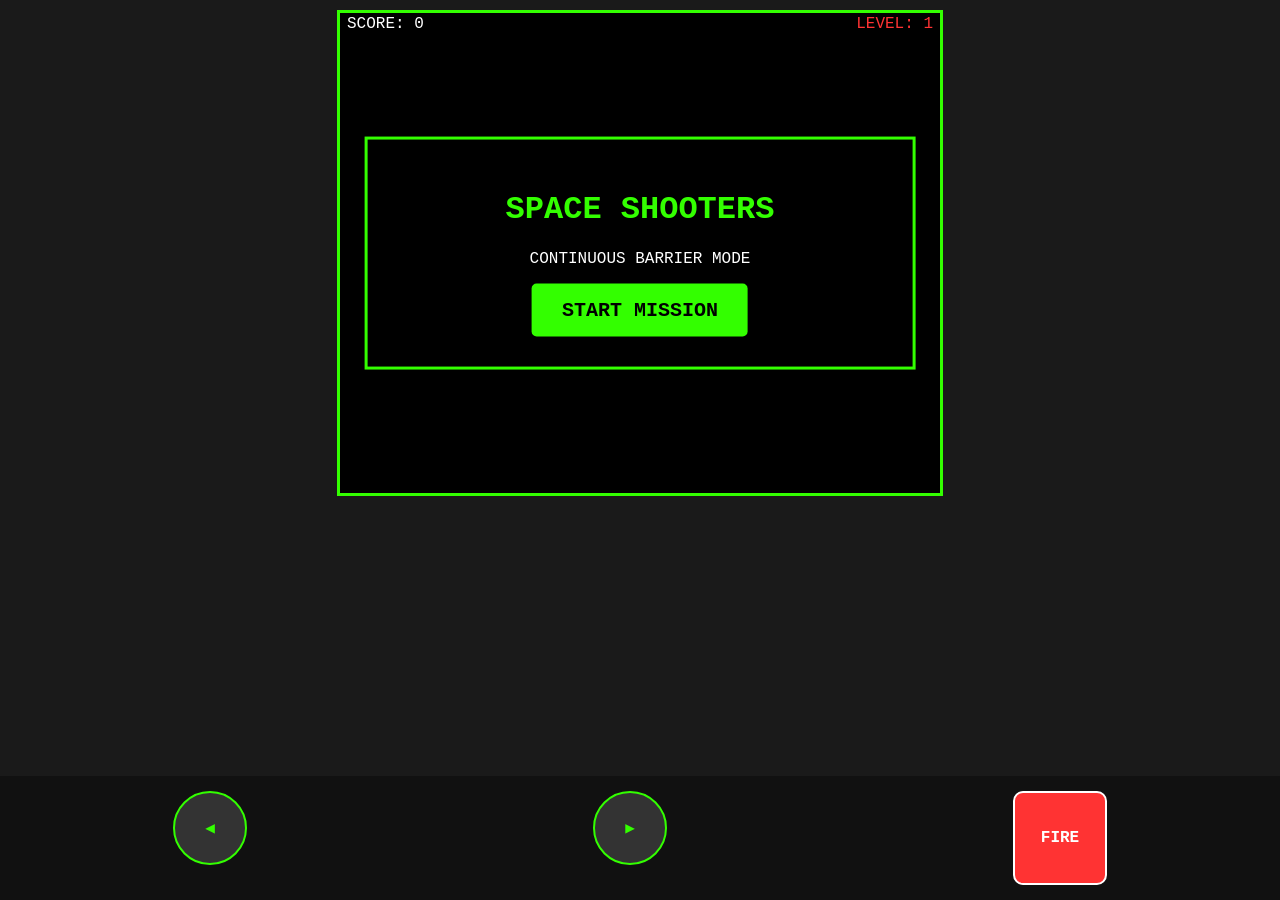
<file: space-shooter.html>
<!DOCTYPE html>
<html lang="ja">
<head>
    <meta charset="UTF-8">
    <meta name="viewport" content="width=device-width, initial-scale=1.0, maximum-scale=1.0, user-scalable=no">
    <title>Space Shooters</title>
    <style>
        body {
            margin: 0; padding: 0;
            background-color: #1a1a1a;
            display: flex; flex-direction: column; align-items: center;
            height: 100vh; color: white;
            font-family: 'Courier New', Courier, monospace;
            overflow: hidden; touch-action: none;
        }
        #gameContainer { position: relative; margin-top: 10px; }
        canvas {
            background-color: black; display: block;
            border: 3px solid #33ff00;
            max-width: 95vw; max-height: 65vh;
        }
        #ui-layer {
            position: absolute; top: 5px; left: 10px; right: 10px;
            display: flex; justify-content: space-between;
            font-size: 16px; pointer-events: none;
        }
        #controls {
            display: flex; justify-content: space-around;
            width: 100%; padding: 15px 0; background: #111;
            position: fixed; bottom: 0; left: 0;
        }
        .btn {
            width: 70px; height: 70px;
            background: #333; border: 2px solid #33ff00; border-radius: 50%;
            color: #33ff00; font-weight: bold;
            display: flex; justify-content: center; align-items: center;
            user-select: none;
        }
        #btn-shoot { background: #ff3333; color: white; border-color: white; width: 90px; height: 90px; border-radius: 10px; }

        #gameOverScreen, #startScreen {
            position: absolute; top: 50%; left: 50%;
            transform: translate(-50%, -50%);
            text-align: center; background: rgba(0, 0, 0, 0.95);
            padding: 30px; border: 3px solid #33ff00; z-index: 10; width: 80%;
        }
    </style>
</head>
<body>

<div id="gameContainer">
    <canvas id="gameCanvas" width="600" height="480"></canvas>
    <div id="ui-layer">
        <div>SCORE: <span id="score">0</span></div>
        <div style="color: #ff3333;">LEVEL: <span id="levelDisplay">1</span></div>
    </div>
    
    <div id="startScreen">
        <h1 style="color: #33ff00;">SPACE SHOOTERS</h1>
        <p>CONTINUOUS BARRIER MODE</p>
        <button onclick="startGame()" style="padding: 15px 30px; font-size: 20px; background: #33ff00; border: none; font-family: inherit; font-weight: bold; cursor: pointer; border-radius: 5px;">START MISSION</button>
    </div>

    <div id="gameOverScreen" style="display: none;">
        <h1 id="statusText" style="color: #ff3333;">GAME OVER</h1>
        <p>Final Score: <span id="finalScore">0</span></p>
        <button onclick="restartGame()" style="padding: 10px 20px; background: #33ff00; border: none; font-family: inherit; font-weight: bold; cursor: pointer;">RETRY</button>
    </div>
</div>

<div id="controls">
    <div class="btn" id="btn-left">◀</div>
    <div class="btn" id="btn-right">▶</div>
    <div class="btn" id="btn-shoot">FIRE</div>
   
</div>

<script>
    const canvas = document.getElementById('gameCanvas');
    const ctx = canvas.getContext('2d');
    const scoreEl = document.getElementById('score');
    const levelEl = document.getElementById('levelDisplay');
    
    let audioCtx = null;
    function initAudio() {
        if (!audioCtx) audioCtx = new (window.AudioContext || window.webkitAudioContext)();
    }

    function playSound(freq, type, duration, vol = 0.2) {
        if (!audioCtx || audioCtx.state === 'suspended') return;
        const osc = audioCtx.createOscillator();
        const gain = audioCtx.createGain();
        osc.type = type;
        osc.frequency.setValueAtTime(freq, audioCtx.currentTime);
        gain.gain.setValueAtTime(vol, audioCtx.currentTime);
        gain.gain.linearRampToValueAtTime(0.01, audioCtx.currentTime + duration);
        osc.connect(gain);
        gain.connect(audioCtx.destination);
        osc.start();
        osc.stop(audioCtx.currentTime + duration);
    }

    const sfx = {
        shoot: () => playSound(600, 'square', 0.1, 0.1),
        hit: () => playSound(150, 'sawtooth', 0.2, 0.2),
        ufo: () => playSound(1000, 'sine', 0.05, 0.05),
        over: () => playSound(100, 'sawtooth', 0.5, 0.2)
    };

    let gameRunning = false;
    let score = 0;
    let level = 1;
    let player = { x: 280, y: 430, width: 34, height: 20, speed: 6, color: '#33ff00' };
    let bullets = [], enemyBullets = [], enemies = [], barriers = [];
    let enemyDir = 1, enemySpeed = 1, enemyShootChance = 0.012; // 初期攻撃頻度
    let ufo = { x: -50, y: 40, width: 50, height: 20, active: false, speed: 2.5, points: 100 };

    const keys = { Left: false, Right: false };
    const keyState = {};

    // 敵の生成
    function initEnemies() {
        enemies = [];
        for (let r = 0; r < 4; r++) {
            for (let c = 0; c < 8; c++) {
                enemies.push({ x: 60 + c * 45, y: 80 + r * 35, status: 'alive' });
            }
        }
    }

    // 防御壁の生成（ゲーム開始時のみ呼ぶ）
    function initBarriers() {
        barriers = [];
        for (let i = 0; i < 4; i++) {
            for (let row = 0; row < 3; row++) {
                for (let col = 0; col < 5; col++) {
                    barriers.push({ x: 80 + i * 130 + col * 12, y: 370 + row * 10, width: 12, height: 10 });
                }
            }
        }
    }

    function shoot() {
        if (bullets.length < 3) {
            bullets.push({ x: player.x + 15, y: player.y, width: 4, height: 12 });
            sfx.shoot();
        }
    }

    function update() {
        if (!gameRunning) return;

        if (keys.Left || keyState['ArrowLeft']) player.x = Math.max(0, player.x - player.speed);
        if (keys.Right || keyState['ArrowRight']) player.x = Math.min(canvas.width - player.width, player.x + player.speed);

        bullets.forEach((b, i) => {
            b.y -= 7;
            if (b.y < 0) bullets.splice(i, 1);
        });

        enemyBullets.forEach((eb, i) => {
            eb.y += 4;
            if (rectIntersect(eb, player)) endGame("MISSION FAILED");
            if (eb.y > canvas.height) enemyBullets.splice(i, 1);
        });

        let hitEdge = false;
        const activeEnemies = enemies.filter(e => e.status === 'alive');
        
        activeEnemies.forEach(e => {
            e.x += enemySpeed * enemyDir;
            if (e.x > canvas.width - 35 || e.x < 5) hitEdge = true;
            if (e.y + 20 >= player.y) endGame("INVASION!");
            
            // 攻撃頻度の上昇。レベルに応じて確率アップ
            if (Math.random() < enemyShootChance / 30) {
                enemyBullets.push({ x: e.x + 15, y: e.y + 20, width: 3, height: 10 });
            }
        });

        if (hitEdge) {
            enemyDir *= -1;
            enemies.forEach(e => e.y += 15);
        }

        if (ufo.active) {
            ufo.x += ufo.speed;
            if (Math.floor(ufo.x) % 35 === 0) sfx.ufo();
            if (ufo.x > canvas.width) ufo.active = false;
        } else if (Math.random() < 0.003) {
            ufo.active = true; ufo.x = -50;
        }

        // 衝突判定
        bullets.forEach((b, bi) => {
            enemies.forEach(e => {
                if (e.status === 'alive' && rectIntersect(b, e)) {
                    e.status = 'dead'; bullets.splice(bi, 1); score += 10; sfx.hit();
                }
            });
            if (ufo.active && rectIntersect(b, ufo, ufo.width, ufo.height)) {
                ufo.active = false; bullets.splice(bi, 1); score += ufo.points; sfx.hit();
            }
            barriers.forEach((bar, bari) => {
                if (rectIntersect(b, bar)) { bullets.splice(bi, 1); barriers.splice(bari, 1); }
            });
        });

        enemyBullets.forEach((eb, ei) => {
            barriers.forEach((bar, bari) => {
                if (rectIntersect(eb, bar)) { enemyBullets.splice(ei, 1); barriers.splice(bari, 1); }
            });
        });

        scoreEl.innerText = score;

        // 全滅時の処理
        if (activeEnemies.length === 0) {
            level++;
            levelEl.innerText = level;
            enemySpeed += 0.4;         // 速度アップ
            enemyShootChance += 0.005; // 攻撃頻度アップ
            initEnemies();             // 敵だけ復活（壁はそのまま）
            bullets = []; enemyBullets = []; // 弾をリセットして再開を公平に
        }
    }

    function draw() {
        ctx.clearRect(0, 0, canvas.width, canvas.height);

        // 壁（リセットされないので、ボロボロになったまま描画される）
        ctx.fillStyle = '#33ff00';
        barriers.forEach(b => ctx.fillRect(b.x, b.y, b.width, b.height));
        
        ctx.fillRect(player.x, player.y + 8, player.width, 12);
        ctx.fillRect(player.x + 12, player.y, 10, 8);

        enemies.filter(e => e.status === 'alive').forEach(e => {
            ctx.fillStyle = '#ff3333';
            const x = e.x, y = e.y;
            ctx.fillRect(x + 6, y, 18, 16);
            ctx.fillRect(x, y + 4, 30, 8);
            ctx.fillRect(x + 4, y + 16, 6, 4);
            ctx.fillRect(x + 20, y + 16, 6, 4);
            ctx.fillStyle = 'black';
            ctx.fillRect(x + 8, y + 6, 4, 4);
            ctx.fillRect(x + 18, y + 6, 4, 4);
        });

        if (ufo.active) {
            ctx.fillStyle = '#ff33ff';
            ctx.beginPath();
            ctx.ellipse(ufo.x + ufo.width/2, ufo.y + ufo.height/2, ufo.width/2, ufo.height/2, 0, 0, Math.PI * 2);
            ctx.fill();
            ctx.fillStyle = 'black';
            ctx.fillRect(ufo.x + 12, ufo.y + 4, 6, 6);
            ctx.fillRect(ufo.x + 32, ufo.y + 4, 6, 6);
        }

        ctx.fillStyle = '#ffff00';
        bullets.forEach(b => ctx.fillRect(b.x, b.y, b.width, b.height));
        ctx.fillStyle = 'white';
        enemyBullets.forEach(eb => ctx.fillRect(eb.x, eb.y, eb.width, eb.height));
    }

    function rectIntersect(r1, r2, w2 = 30, h2 = 20) {
        return r1.x < r2.x + w2 && r1.x + r1.width > r2.x && r1.y < r2.y + h2 && r1.y + r1.height > r2.y;
    }

    function gameLoop() {
        if (!gameRunning) return;
        update(); draw();
        requestAnimationFrame(gameLoop);
    }

    window.startGame = () => {
        initAudio();
        if (audioCtx) audioCtx.resume();
        document.getElementById('startScreen').style.display = 'none';
        restartGame();
    };

    window.restartGame = () => {
        if (audioCtx) audioCtx.resume();
        score = 0; level = 1; enemySpeed = 1; enemyShootChance = 0.012;
        levelEl.innerText = level;
        gameRunning = true;
        document.getElementById('gameOverScreen').style.display = 'none';
        initEnemies();
        initBarriers(); // ゲーム開始時（またはリトライ時）のみ壁を作る
        gameLoop();
    };

    function endGame(msg) {
        gameRunning = false; sfx.over();
        document.getElementById('statusText').innerText = msg;
        document.getElementById('finalScore').innerText = score;
        document.getElementById('gameOverScreen').style.display = 'block';
    }

    const setupMobile = () => {
        const handle = (id, key, val) => {
            const el = document.getElementById(id);
            el.addEventListener('touchstart', (e) => { e.preventDefault(); keys[key] = val; if(audioCtx) audioCtx.resume(); });
            el.addEventListener('touchend', (e) => { e.preventDefault(); keys[key] = !val; });
        };
        handle('btn-left', 'Left', true);
        handle('btn-right', 'Right', true);
        document.getElementById('btn-shoot').addEventListener('touchstart', (e) => {
            e.preventDefault(); if(audioCtx) audioCtx.resume(); shoot();
        });
    };

    document.addEventListener('keydown', e => { 
        keyState[e.code] = true; 
        if (e.code === 'Space' && gameRunning) shoot();
    });
    document.addEventListener('keyup', e => keyState[e.code] = false);

    setupMobile();
</script>
</body>
</html>
</file>
<file: assets/home.css>
:root{--paper:#f7f8f2;--ink:#173f36;--muted:#68766b;--line:#dfe5d9;--teal:#17634c;--yellow:#f3ce64;--coral:#ed8b74;--font:"Hiragino Maru Gothic ProN","Hiragino Sans","Yu Gothic",Meiryo,sans-serif;color-scheme:light}
*{box-sizing:border-box}html{scroll-behavior:smooth;scroll-padding-top:24px}body{margin:0;background:var(--paper);color:var(--ink);font-family:var(--font);-webkit-font-smoothing:antialiased}a{color:inherit;text-decoration:none}button,input{font:inherit}button,a,input{-webkit-tap-highlight-color:transparent}button{cursor:pointer}button:focus-visible,a:focus-visible,input:focus-visible{outline:3px solid #c87340;outline-offset:5px}[hidden]{display:none!important}.skip-link{position:fixed;top:-70px;left:20px;z-index:20;background:var(--ink);color:#fff;padding:12px}.skip-link:focus{top:10px}.site-header{max-width:1280px;margin:auto;height:110px;padding:0 48px;display:flex;justify-content:space-between;align-items:center;border-bottom:1px solid var(--line)}.brand{display:flex;align-items:center;gap:12px;font-size:19px;font-weight:900;letter-spacing:.02em;line-height:1.25}.brand-mark{width:45px;height:38px}.brand-light{font-weight:500;margin-left:4px}.brand small{display:block;font-size:10px;font-weight:500;letter-spacing:.17em;margin-top:6px}.header-nav{display:flex;gap:32px;align-items:center;font-size:12px;font-weight:700}.favorites-link{display:flex;gap:7px;align-items:center;background:none;border:0;color:var(--ink);padding:10px 0}.favorites-link>span:first-child{font-size:23px;line-height:1}.favorites-link[aria-pressed=true]{color:var(--teal)}.favorite-count{font-size:10px;border-radius:50%;width:20px;height:20px;display:grid;place-items:center;background:#e8ecdf}.hero{max-width:1280px;margin:auto;padding:66px 48px 58px;display:grid;grid-template-columns:1fr 1fr;align-items:center;gap:20px}.eyebrow{font-family:Arial,sans-serif;font-size:10px;font-weight:700;letter-spacing:.17em;margin:0 0 24px;display:flex;align-items:center;gap:8px}.eyebrow>span{width:7px;height:7px;background:var(--coral);border-radius:50%}.hero h1{font-size:clamp(34px,4.3vw,57px);line-height:1.55;font-weight:800;letter-spacing:.035em;margin:0 0 22px}.play-word{display:inline-block;position:relative;z-index:0}.play-word svg{position:absolute;left:0;bottom:-1px;width:100%;height:13px;z-index:-1;stroke:var(--yellow);stroke-width:10;fill:none;stroke-linecap:round}.hero-description{font-size:13px;line-height:2.15;letter-spacing:.04em;color:#617165;margin:0 0 28px}.hero-actions{display:flex;gap:13px;align-items:center}.button{display:inline-flex;gap:22px;align-items:center;justify-content:center;min-height:49px;padding:13px 21px;border-radius:9px;font-size:12px;font-weight:700;border:1px solid transparent;transition:transform .15s,background .15s}.button:hover{transform:translateY(-2px)}.button-primary{background:var(--teal);color:#fff;box-shadow:0 3px 0 #134a3b}.button-primary:hover{background:#104c3b}.button-primary>span{font-size:21px;font-weight:400}.button-random{background:transparent;border-color:#cbd4c6;gap:8px;color:var(--ink)}.button-random svg{width:18px;height:18px}.hero-note{font-size:10px;color:#7c8579;margin:19px 0 0;display:flex;align-items:center;gap:7px}.hero-note>span{font-size:17px;color:var(--teal)}.hero-art{position:relative;aspect-ratio:1.25;background-image:radial-gradient(#cfd8c7 .8px,transparent .8px);background-size:18px 18px;border-radius:40%;margin-left:8px}.console-art{width:100%;height:100%;overflow:visible}.art-stamp{font-family:Arial,sans-serif;font-size:10px;font-weight:bold;line-height:1.8;letter-spacing:.12em;position:absolute;top:7%;right:3%;transform:rotate(9deg);color:#668573}.art-caption{position:absolute;bottom:0;left:15%;font-family:Arial,sans-serif;font-size:9px;letter-spacing:.17em;display:flex;align-items:center;gap:7px}.art-caption i{width:6px;height:6px;background:#ed8b74;border-radius:50%}.library{max-width:1280px;margin:auto;padding:45px 48px 0;border-top:1px solid var(--line)}.section-heading{display:flex;justify-content:space-between;align-items:flex-end;margin-bottom:30px}.section-heading .eyebrow{font-size:9px;letter-spacing:.17em;margin-bottom:12px;color:#7a8979}.section-heading h2{font-size:25px;letter-spacing:.04em;display:flex;align-items:center;gap:13px;margin:0}.total-count{display:grid;place-items:center;font:12px Arial,sans-serif;width:30px;height:30px;border:1px solid #d8dfd2;border-radius:50%;color:#6d7c68}.section-note{font-size:11px;color:#7e897a;margin:0 0 5px}.library-tools{display:flex;align-items:center;gap:18px;justify-content:space-between}.category-filters{display:flex;gap:5px;flex-wrap:wrap}.filter{min-height:38px;padding:9px 11px;border:0;border-radius:6px;background:transparent;color:#71806d;font-size:11px;white-space:nowrap;font-weight:600}.filter span{margin-left:5px;font-size:9px;opacity:.7}.filter:hover{background:#e9eee2}.filter.active{background:var(--ink);color:#fff}.search-box{display:flex;align-items:center;gap:9px;min-width:185px;width:210px;flex-shrink:0;border:1px solid var(--line);border-radius:7px;padding:10px 12px;background:#fff9}.search-box svg{width:15px;height:15px;flex-shrink:0;color:#6b7966}.search-box input{font-size:11px;width:100%;min-width:0;border:0;background:transparent;color:var(--ink);outline-offset:8px}.search-box input::placeholder{color:#8a9583}.results-meta{display:flex;align-items:center;justify-content:space-between;min-height:47px;margin:5px 0 8px;font-size:10px;color:#83907c}.results-meta p{margin:0}.results-meta button{background:none;border:0;color:var(--teal);font-size:10px;padding:8px}.results-meta button span{margin-left:5px}.game-grid{display:grid;grid-template-columns:repeat(4,minmax(0,1fr));gap:24px 20px}.game-card{min-width:0;border:1px solid #dde3d7;border-radius:12px;overflow:hidden;background:#fff;transition:box-shadow .2s,transform .2s}.game-card:hover{transform:translateY(-4px);box-shadow:0 10px 22px #234c3310}.card-visual{position:relative;aspect-ratio:1.72;overflow:hidden;background:#f7e9bb}.card-visual.yellow{background:#f6e8b9}.card-visual.mint{background:#dceadd}.card-visual.peach{background:#f8dfd2}.card-visual.lavender{background:#e7e0f2}.card-visual.sky{background:#dceaf0}.card-visual.night{background:#203e43}.card-visual.forest{background:#294d3f}.art-link{display:block;height:100%;width:100%}.art-link>svg{width:100%;height:100%;transition:transform .3s}.game-card:hover .art-link>svg{transform:scale(1.035)}.card-label{position:absolute;top:12px;left:12px;background:#fffffff0;color:#486149;border-radius:4px;font-size:8px;font-weight:600;letter-spacing:.03em;padding:5px 7px;pointer-events:none}.favorite-toggle{position:absolute;top:9px;right:9px;width:32px;height:32px;display:grid;place-items:center;border:0;border-radius:50%;background:#fffffff0;font-size:21px;color:#5b6d5b;line-height:1}.favorite-toggle[aria-pressed=true]{color:#b84940}.favorite-toggle:hover{background:#fff;transform:scale(1.08)}.card-body{padding:18px 16px 12px}.card-tags{display:flex;gap:6px;margin-bottom:11px;color:#819078;font-size:8px;align-items:center;flex-wrap:wrap}.card-tags span+span:before{content:"";display:inline-block;width:2px;height:2px;background:#a6b09c;border-radius:50%;vertical-align:middle;margin-right:6px}.card-body h3{font-size:14px;margin:0 0 9px;line-height:1.5;letter-spacing:.01em}.game-title:after{content:"";position:absolute}.card-description{font-size:10px;color:#798372;line-height:1.9;margin:0;min-height:3.8em}.card-play{display:flex;justify-content:space-between;align-items:center;font-size:10px;color:var(--teal);font-weight:700;border-top:1px solid #edf0e8;margin-top:15px;padding:11px 0 1px}.play-arrow{width:25px;height:25px;display:grid;place-items:center;font-size:17px;background:#f1f5eb;border-radius:50%;font-weight:400}.card-play:hover .play-arrow{background:var(--teal);color:#fff}.play-note{max-width:1184px;margin:58px auto 0;border:1px solid #dce4cf;background:#edf1e3;display:flex;align-items:center;gap:23px;padding:28px 35px;border-radius:12px}.note-icon{font-size:49px;color:#6c8a4f;line-height:1}.play-note h2{font-size:15px;letter-spacing:.05em;margin:0 0 8px}.play-note p{font-size:10px;line-height:1.9;margin:0;color:#7b876d}.note-spark{margin-left:auto;font-size:50px;line-height:1;color:#c2d0aa}.site-footer{max-width:1280px;margin:54px auto 0;padding:30px 48px 34px;border-top:1px solid var(--line);display:flex;justify-content:space-between;align-items:center;gap:20px}.footer-brand{font:700 12px Arial,sans-serif;letter-spacing:.06em}.footer-brand span{display:block;font-family:var(--font);font-size:8px;color:#8a9580;font-weight:400;letter-spacing:.07em;margin-top:7px}.site-footer p{font-size:9px;color:#8b9682}.back-top{font-size:9px;color:#72866a}.empty-state{text-align:center;padding:55px 15px 60px}.empty-state>span{font-size:44px;color:#90a582}.empty-state h3{font-size:17px}.empty-state p{font-size:12px;color:var(--muted);margin-bottom:25px}.recent-section{max-width:1184px;margin:0 auto 30px;padding:20px 25px;background:#eef1e6;border-radius:10px;display:flex;align-items:center;gap:25px}.recent-section h2{font-size:11px;white-space:nowrap}.recent-section>div{display:flex;gap:8px;flex-wrap:wrap}.recent-link{font-size:10px;border:1px solid #d7dfcd;padding:9px 12px;border-radius:6px;background:#fff8}.recent-link:hover{border-color:var(--teal)}
@media(min-width:1440px){.hero{padding-top:80px;padding-bottom:75px}.hero h1{font-size:59px}}
@media(max-width:1100px){.site-header,.hero,.library,.site-footer{padding-left:32px;padding-right:32px}.hero{padding-top:48px;padding-bottom:45px}.hero h1{font-size:43px}.hero-actions{gap:8px}.button{font-size:11px;padding-left:16px;padding-right:16px;gap:15px}.library-tools{flex-wrap:wrap}.search-box{width:240px}.game-grid{grid-template-columns:repeat(3,minmax(0,1fr))}.play-note,.recent-section{margin-left:32px;margin-right:32px}.hero-description{font-size:12px}.art-stamp{font-size:8px}.art-caption{font-size:8px;left:13%}.category-filters{flex:1}.card-body h3{font-size:15px}}
@media(max-width:760px){.site-header{height:88px;padding-left:22px;padding-right:22px}.brand{font-size:16px;gap:8px}.brand-mark{width:35px}.brand small{font-size:8px;letter-spacing:.09em}.header-nav{gap:15px}.nav-all{display:none}.favorites-link{font-size:10px;gap:5px}.hero{grid-template-columns:1fr 0.82fr;padding:42px 24px 43px;gap:0}.hero h1{font-size:33px}.hero .eyebrow{font-size:7px;letter-spacing:.09em;margin-bottom:20px}.hero-description{font-size:10px;margin-bottom:22px}.hero-actions{flex-direction:column;align-items:flex-start;gap:12px}.button{min-height:44px;font-size:11px;padding:11px 16px}.button-random{min-height:35px;border:0;padding:0;box-shadow:none;font-size:10px}.hero-note{font-size:8px;margin-top:16px}.hero-art{align-self:center;margin-left:-7px;width:115%}.art-stamp{top:-7%;font-size:7px}.art-caption{font-size:6px;letter-spacing:.07em;left:5%;bottom:-15%}.library{padding:32px 24px 0}.section-heading{margin-bottom:24px}.section-heading h2{font-size:21px;gap:9px}.section-heading .eyebrow{font-size:8px}.total-count{width:25px;height:25px;font-size:10px}.section-note{display:none}.library-tools{gap:16px}.category-filters{flex-basis:100%;gap:4px}.filter{font-size:10px;padding:9px 10px}.filter span{font-size:8px;margin-left:4px}.search-box{width:100%;padding:13px 12px}.search-box input{font-size:12px}.game-grid{grid-template-columns:repeat(2,minmax(0,1fr));gap:18px 14px}.card-body{padding:14px 13px 10px}.card-body h3{font-size:13px}.card-description{font-size:10px;min-height:5.7em}.card-tags{font-size:8px;gap:4px;margin-bottom:9px}.card-label{font-size:7px;top:9px;left:9px;padding:4px 5px}.favorite-toggle{width:30px;height:30px;top:6px;right:6px;font-size:19px}.card-play{margin-top:12px}.play-note{margin:36px 24px 0;padding:23px 21px;gap:15px}.note-icon{font-size:37px}.play-note h2{font-size:12px}.play-note p{font-size:9px}.note-spark{display:none}.site-footer{padding:25px 24px;margin-top:35px;flex-wrap:wrap}.site-footer p{display:none}.recent-section{margin:0 24px 25px;padding:16px;gap:12px;flex-wrap:wrap}.recent-section h2{margin:0}.recent-link{font-size:9px}.hero-art .console-art{overflow:visible}}
@media(max-width:400px){.site-header{padding-left:18px;padding-right:18px}.brand{font-size:14px}.brand small{font-size:7px}.favorites-link{font-size:9px}.favorite-count{width:16px;height:16px;font-size:8px}.hero{padding-left:20px;padding-right:20px;grid-template-columns:1fr .65fr}.hero h1{font-size:30px}.hero-art{width:118%;margin-left:-12px}.hero-description{font-size:9px}.art-stamp{right:5%;font-size:6px}.library{padding-left:18px;padding-right:18px}.game-grid{gap:14px 10px}.card-body{padding:12px 10px 9px}.card-body h3{font-size:12px}.card-description{font-size:9px;min-height:5.7em}.card-tags{font-size:7px}.filter{padding:9px 8px;font-size:9px}.play-note{margin-left:18px;margin-right:18px}.note-icon{display:none}}
@media(prefers-reduced-motion:reduce){html{scroll-behavior:auto}*,*:before,*:after{transition:none!important;animation:none!important}.game-card:hover,.button:hover{transform:none}}
</file>
